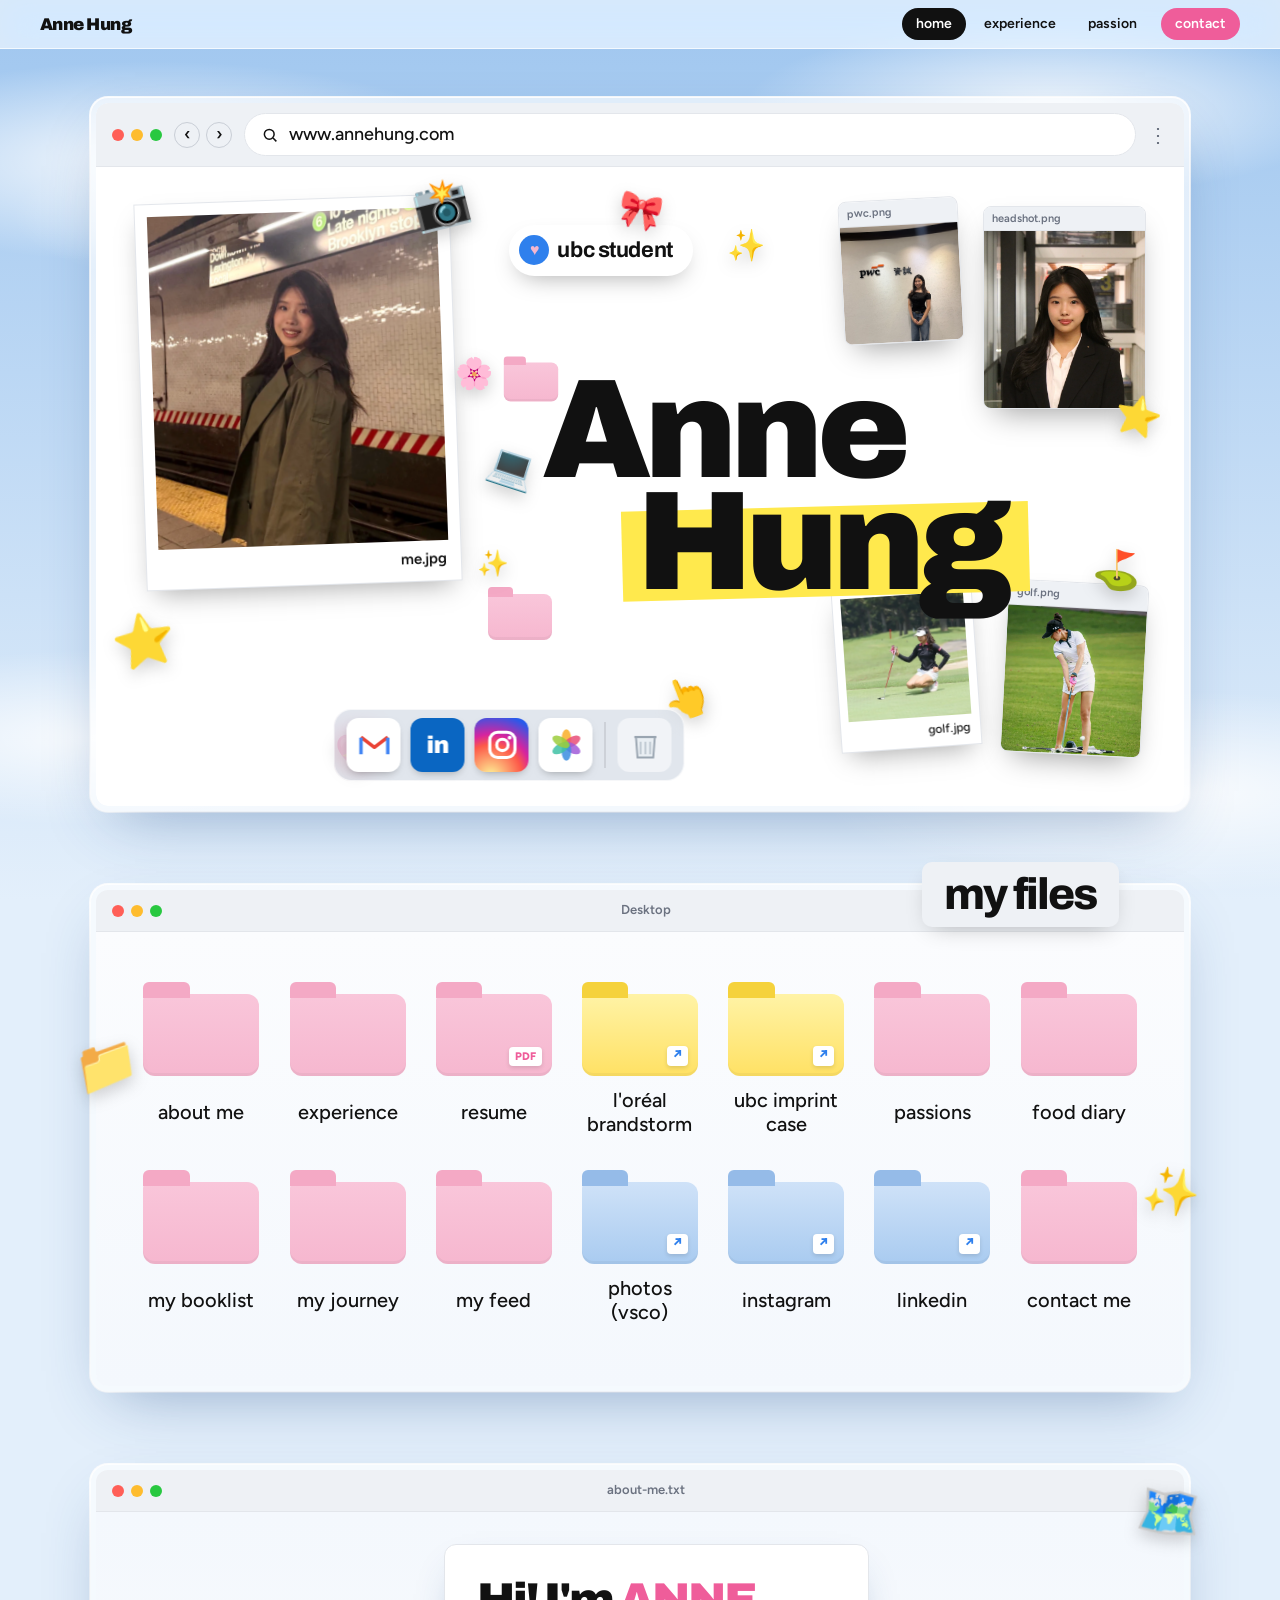
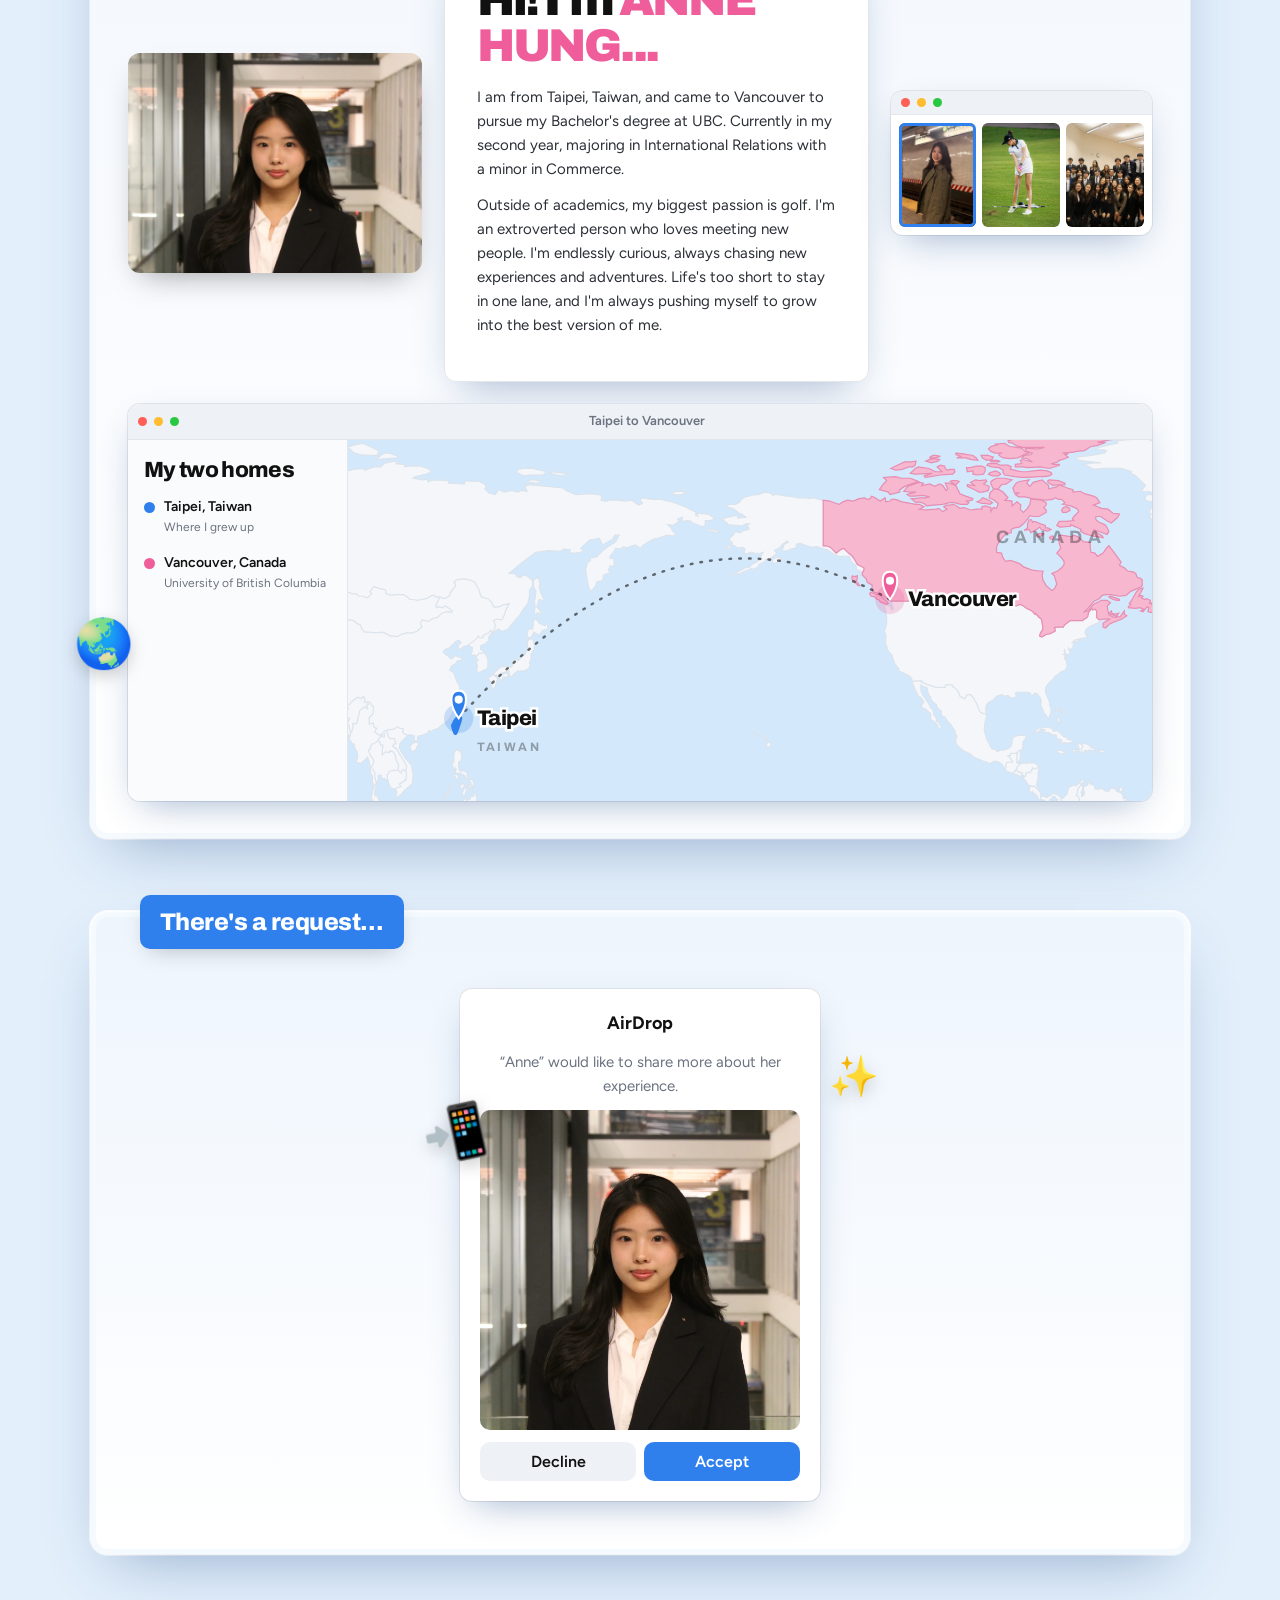
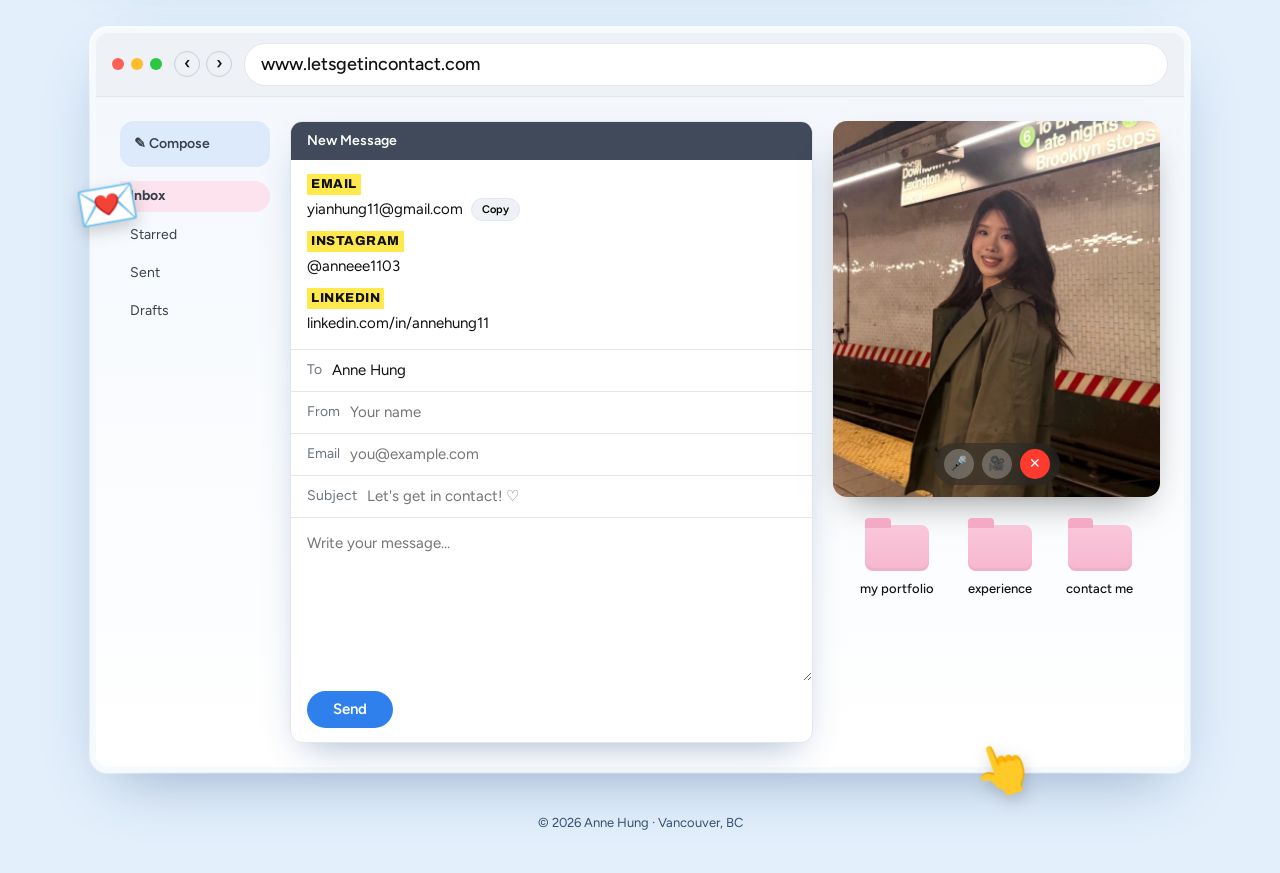
<file: index.html>
<!doctype html>
<html lang="en">
<head>
  <meta charset="utf-8">
  <meta name="viewport" content="width=device-width, initial-scale=1">
  <title>Anne Hung</title>
  <meta name="description" content="Anne Hung — International Relations student at UBC, golfer, and curious explorer from Taipei.">
  <link rel="preconnect" href="https://fonts.googleapis.com">
  <link rel="preconnect" href="https://fonts.gstatic.com" crossorigin>
  <link href="https://fonts.googleapis.com/css2?family=Archivo:wght@500;700;800;900&family=Figtree:wght@400;500;600;700&display=swap" rel="stylesheet">
  <link rel="stylesheet" href="style.css">
</head>
<body>
  <div class="sky" aria-hidden="true"></div>
  <div class="floaters" aria-hidden="true">
    <span style="--x:4%;--d:26s;--delay:-3s">&#128150;</span>
    <span style="--x:14%;--d:32s;--delay:-18s">&#10024;</span>
    <span style="--x:26%;--d:28s;--delay:-9s">&#9729;&#65039;</span>
    <span style="--x:41%;--d:34s;--delay:-24s">&#127800;</span>
    <span style="--x:55%;--d:27s;--delay:-14s">&#11088;</span>
    <span style="--x:68%;--d:31s;--delay:-6s">&#127872;</span>
    <span style="--x:79%;--d:29s;--delay:-20s">&#9971;</span>
    <span style="--x:90%;--d:33s;--delay:-11s">&#128150;</span>
    <span style="--x:96%;--d:25s;--delay:-27s">&#10024;</span>
  </div>

  <header class="menubar">
    <a class="menu-logo" href="#home">Anne Hung</a>
    <nav class="tabs" aria-label="Pages">
      <a href="#home" data-tab="home">home</a>
      <a href="#experience-page" data-tab="experience">experience</a>
      <a href="#passion" data-tab="passion">passion</a>
      <a href="#contact" class="tab-contact">contact</a>
    </nav>
  </header>

  <main id="top">
    <div class="page" id="page-home" data-page="home">
    <section class="win hero" aria-label="Intro">
      <div class="browser-bar">
        <span class="dots"><i></i><i></i><i></i></span>
        <span class="nav-btns" aria-hidden="true"><b>&lsaquo;</b><b>&rsaquo;</b></span>
        <span class="url"><svg viewBox="0 0 24 24" aria-hidden="true"><circle cx="11" cy="11" r="6.5"></circle><path d="M16 16l4.5 4.5"></path></svg>www.annehung.com</span>
        <span class="kebab" aria-hidden="true">&#8942;</span>
      </div>
      <div class="hero-body">
        <h1 class="hero-name"><span>Anne</span><span class="hl">Hung</span></h1>

        <span class="folder f1" aria-hidden="true"></span>
        <span class="folder f2" aria-hidden="true"></span>
        <span class="folder f3" aria-hidden="true"></span>

        <figure class="polaroid p1">
          <img src="images/anne.webp" alt="Anne on a New York City subway platform" width="668" height="936">
          <figcaption>me.jpg</figcaption>
        </figure>
        <figure class="polaroid p2">
          <img src="images/golf-green.webp" alt="Anne lining up a putt on the green" width="1082" height="716">
          <figcaption>golf.jpg</figcaption>
        </figure>
        <figure class="mini-win m1">
          <div class="mini-bar">golf.png</div>
          <img src="images/golf-swing.webp" alt="Anne mid-swing on the fairway" width="914" height="1400">
        </figure>
        <figure class="mini-win m2">
          <div class="mini-bar">headshot.png</div>
          <img src="images/headshot.webp" alt="Headshot of Anne in a black blazer" width="1400" height="1227">
        </figure>
        <figure class="mini-win m3">
          <div class="mini-bar">pwc.png</div>
          <img src="images/pwc.webp" alt="Anne at the PwC office" width="1050" height="1400">
        </figure>

        <p class="bubble"><span class="bubble-icon" aria-hidden="true">&#9829;</span>ubc student</p>

        <span class="sticker s-star" aria-hidden="true">&#11088;</span>
        <span class="sticker s-spark1" aria-hidden="true">&#10024;</span>
        <span class="sticker s-spark2" aria-hidden="true">&#10024;</span>
        <span class="sticker s-cam" aria-hidden="true">&#128248;</span>
        <span class="sticker s-golf" aria-hidden="true">&#9971;</span>
        <span class="sticker s-laptop" aria-hidden="true">&#128187;</span>
        <span class="sticker s-star2" aria-hidden="true">&#11088;</span>
        <span class="sticker s-hand" aria-hidden="true">&#128070;</span>
        <span class="sticker s-heart2 spin" aria-hidden="true">&#128150;</span>
        <span class="sticker s-bow" aria-hidden="true">&#127872;</span>
        <span class="sticker s-flower spin" aria-hidden="true">&#127800;</span>

        <nav class="dock" aria-label="Contact links">
          <a class="app app-mail" href="#contact" aria-label="Email me">
            <svg viewBox="0 0 24 24"><rect x="3" y="5.5" width="18" height="13" rx="2" fill="#fff"></rect><path d="M3.5 7l8.5 6.5L20.5 7" fill="none" stroke="#ea4335" stroke-width="2.2" stroke-linejoin="round"></path><path d="M3.5 7.5v10.5M20.5 7.5v10.5" stroke="#4285f4" stroke-width="2.2"></path></svg>
          </a>
          <a class="app app-li" href="https://www.linkedin.com/in/annehung11" target="_blank" rel="noopener" aria-label="LinkedIn">in</a>
          <a class="app app-ig" href="https://www.instagram.com/anneee1103/" target="_blank" rel="noopener" aria-label="Instagram">
            <svg viewBox="0 0 24 24"><rect x="4" y="4" width="16" height="16" rx="5" fill="none" stroke="#fff" stroke-width="2"></rect><circle cx="12" cy="12" r="3.6" fill="none" stroke="#fff" stroke-width="2"></circle><circle cx="16.6" cy="7.4" r="1.2" fill="#fff"></circle></svg>
          </a>
          <a class="app app-photos" href="https://vsco.co/anneeeh1103/gallery" target="_blank" rel="noopener" aria-label="My photo gallery on VSCO">
            <svg viewBox="0 0 24 24"><g transform="translate(12 12)"><ellipse rx="3" ry="6" cy="-4" fill="#f9b233" opacity=".9"></ellipse><ellipse rx="3" ry="6" cy="-4" transform="rotate(60)" fill="#e94e77" opacity=".85"></ellipse><ellipse rx="3" ry="6" cy="-4" transform="rotate(120)" fill="#a05ad8" opacity=".85"></ellipse><ellipse rx="3" ry="6" cy="-4" transform="rotate(180)" fill="#3b8de0" opacity=".85"></ellipse><ellipse rx="3" ry="6" cy="-4" transform="rotate(240)" fill="#3fc1a5" opacity=".85"></ellipse><ellipse rx="3" ry="6" cy="-4" transform="rotate(300)" fill="#9ccc3c" opacity=".85"></ellipse></g></svg>
          </a>
          <span class="dock-sep" aria-hidden="true"></span>
          <span class="app app-trash" aria-hidden="true">
            <svg viewBox="0 0 24 24"><path d="M6 7h12l-1 13H7z" fill="#e9eef3" stroke="#9aa5b1" stroke-width="1.2"></path><path d="M9 10v8M12 10v8M15 10v8" stroke="#b8c2cc" stroke-width="1"></path><path d="M5 7h14" stroke="#9aa5b1" stroke-width="1.4"></path></svg>
          </span>
        </nav>
      </div>
    </section>

    <section id="files" class="win files">
      <p class="tab-label big">my files</p>
      <div class="win-bar"><span class="dots"><i></i><i></i><i></i></span><span class="win-title">Desktop</span></div>
      <div class="files-body">
        <a class="file-folder" href="#about"><span class="folder big"></span>about me</a>
        <a class="file-folder" href="#experience"><span class="folder big"></span>experience</a>
        <button type="button" class="file-folder" data-open-resume><span class="folder big"><b class="badge-doc">PDF</b></span>resume</button>
        <a class="file-folder" href="https://drive.google.com/file/d/12jPm1wkXAMzChD0rNdPgptUMbD92NBCj/view?usp=sharing" target="_blank" rel="noopener"><span class="folder big yellow"><b class="badge-out" aria-hidden="true">&#8599;</b></span>l'or&eacute;al brandstorm</a>
        <a class="file-folder" href="https://drive.google.com/file/d/1DiFd67k_nAgnS3ixE_66TGm8y_1Fnlzh/view?usp=sharing" target="_blank" rel="noopener"><span class="folder big yellow"><b class="badge-out" aria-hidden="true">&#8599;</b></span>ubc imprint case</a>
        <a class="file-folder" href="#passions"><span class="folder big"></span>passions</a>
        <a class="file-folder" href="#food"><span class="folder big"></span>food diary</a>
        <a class="file-folder" href="#books"><span class="folder big"></span>my booklist</a>
        <a class="file-folder" href="#journey"><span class="folder big"></span>my journey</a>
        <a class="file-folder" href="#feed"><span class="folder big"></span>my feed</a>
        <a class="file-folder" href="https://vsco.co/anneeeh1103/gallery" target="_blank" rel="noopener"><span class="folder big blue"><b class="badge-out" aria-hidden="true">&#8599;</b></span>photos (vsco)</a>
        <a class="file-folder" href="https://www.instagram.com/anneee1103/" target="_blank" rel="noopener"><span class="folder big blue"><b class="badge-out" aria-hidden="true">&#8599;</b></span>instagram</a>
        <a class="file-folder" href="https://www.linkedin.com/in/annehung11" target="_blank" rel="noopener"><span class="folder big blue"><b class="badge-out" aria-hidden="true">&#8599;</b></span>linkedin</a>
        <a class="file-folder" href="#contact"><span class="folder big"></span>contact me</a>
      </div>
      <span class="sticker s-doc" aria-hidden="true">&#128193;</span>
      <span class="sticker s-trophy" aria-hidden="true">&#10024;</span>
    </section>

    <section id="about" class="win about">
      <div class="win-bar"><span class="dots"><i></i><i></i><i></i></span><span class="win-title">about-me.txt</span></div>
      <div class="about-body">
        <figure class="about-photo">
          <img src="images/headshot.webp" alt="Anne Hung in a black blazer and white shirt" width="1400" height="1227">
        </figure>

        <article class="hi-card">
          <h2>Hi! I'm <span class="pink">ANNE HUNG</span><span class="caret">...</span></h2>
          <p>I am from Taipei, Taiwan, and came to Vancouver to pursue my Bachelor's degree at UBC. Currently in my second year, majoring in International Relations with a minor in Commerce.</p>
          <p>Outside of academics, my biggest passion is golf. I'm an extroverted person who loves meeting new people. I'm endlessly curious, always chasing new experiences and adventures. Life's too short to stay in one lane, and I'm always pushing myself to grow into the best version of me.</p>
        </article>

        <div class="maps win-sm">
          <div class="win-bar sm"><span class="dots"><i></i><i></i><i></i></span><span class="win-title">Taipei to Vancouver</span></div>
          <div class="maps-body">
            <aside class="maps-side">
              <p class="maps-city">My two homes</p>
              <ul>
                <li class="tw">Taipei, Taiwan<span>Where I grew up</span></li>
                <li class="ca">Vancouver, Canada<span>University of British Columbia</span></li>
              </ul>
            </aside>
            <svg class="map" viewBox="0 0 988 444" role="img" aria-label="Map of the Pacific with Taiwan and Canada highlighted, pins on Taipei and Vancouver">
              <rect class="ocean" width="988" height="444"></rect>
              <path class="land" d="M396,597L397,596L399,598L398,601L395,602L392,601L392,598L394,596L396,597ZM404,588L405,588L405,591L404,591L402,593L399,594L398,592L400,591L402,590L404,588ZM667,198L680,198L694,198L698,198L712,198L726,198L740,198L754,198L769,198L785,198L794,198L794,196L796,196L797,199L798,200L801,200L806,201L811,203L814,202L820,204L821,204L826,202L830,204L834,207L838,209L842,211L842,212L843,213L844,214L845,213L845,214L846,215L847,215L848,216L848,217L852,220L853,225L854,231L853,234L851,237L850,240L850,241L852,242L853,242L858,239L863,238L869,235L869,234L869,232L868,231L870,230L874,230L879,230L880,228L881,227L886,223L888,222L895,222L903,222L904,220L905,220L907,219L909,217L910,212L914,207L915,209L918,208L920,210L920,218L923,221L924,223L919,226L914,228L910,230L907,233L906,235L906,238L908,241L910,241L909,239L911,240L910,242L907,243L905,243L902,244L900,244L897,245L893,246L900,245L901,246L895,248L892,248L892,247L890,249L892,249L891,254L888,258L887,257L886,257L885,255L886,258L887,259L887,262L885,264L883,269L882,268L884,264L881,262L881,257L880,260L881,264L878,263L881,264L881,270L883,271L883,273L884,279L881,283L876,285L873,288L871,289L868,291L868,293L863,297L860,300L858,303L857,308L858,312L860,317L862,321L862,324L864,331L864,335L863,337L862,341L861,342L859,341L858,338L856,337L854,332L852,327L851,325L852,321L851,317L847,312L845,311L841,314L840,314L838,311L835,310L829,310L825,310L822,310L820,311L821,313L821,315L822,316L821,317L819,316L817,317L814,317L811,314L807,315L803,313L800,314L797,315L792,320L788,322L785,325L784,328L784,332L784,335L785,337L784,337L780,336L777,334L775,331L774,327L772,323L770,320L768,316L765,313L761,313L758,318L754,316L752,315L751,311L749,308L746,305L744,304L742,301L734,301L734,304L731,304L722,304L711,300L704,297L705,296L699,296L693,297L693,294L690,290L688,290L687,288L684,288L683,286L679,285L677,284L677,281L672,275L669,267L669,265L667,263L663,258L662,253L660,250L661,245L661,240L659,235L661,230L662,224L662,219L661,211L660,206L659,203L659,202L666,204L668,209L670,208L669,203L667,198ZM518,372L519,373L520,375L518,377L517,377L516,379L515,378L515,376L514,374L515,373L515,372L515,371L515,370L516,371L518,372ZM515,367L514,368L513,369L512,367L512,366L514,366L515,367ZM511,365L511,366L509,365L511,365ZM505,362L506,362L507,364L505,364L504,363L505,362ZM499,359L499,360L499,361L497,360L498,359L499,359ZM467,130L470,130L471,133L468,133L465,132L462,131L467,130ZM528,144L531,145L533,146L529,149L524,152L522,150L521,147L525,145L528,144ZM584,74L584,96L584,130L588,130L593,132L596,135L600,139L605,135L609,133L612,136L615,139L619,142L622,146L626,153L634,157L634,160L632,163L629,161L625,159L624,154L618,149L616,143L611,143L604,143L598,141L589,135L585,134L576,131L570,132L561,129L556,127L551,128L551,132L549,133L544,134L540,136L534,137L534,134L536,128L541,126L540,124L534,128L531,132L524,136L527,139L523,143L518,146L513,147L512,150L505,153L504,156L498,159L495,158L491,160L486,162L482,164L474,166L474,165L479,162L483,160L488,157L494,156L496,153L502,150L503,149L507,147L508,142L510,138L505,140L503,139L501,141L498,138L496,141L495,138L490,140L487,140L487,136L488,134L485,132L479,133L475,130L472,129L472,126L468,123L470,120L474,116L475,113L479,113L482,114L486,111L489,111L493,109L492,107L489,106L493,103L490,103L485,105L484,106L480,105L474,105L467,104L465,101L459,98L466,95L476,93L480,93L479,96L489,95L485,92L479,89L476,86L472,84L465,82L468,79L476,79L482,76L483,73L488,70L492,69L501,67L505,67L512,64L519,65L522,68L524,67L532,67L532,68L539,69L544,69L553,71L562,71L566,72L572,71L579,73L584,74ZM442,109L445,110L448,110L452,111L456,112L456,113L453,114L449,113L447,112L443,112L442,112L442,109ZM-21,197L-25,201L-29,201L-29,207L-31,210L-41,208L-44,219L-46,220L-55,222L-51,233L-54,234L-54,238L-57,237L-59,235L-66,234L-74,234L-75,235L-82,232L-84,233L-85,237L-93,235L-96,236L-97,238L-99,240L-105,244L-107,248L-109,248L-110,245L-116,245L-117,240L-119,240L-119,234L-125,230L-132,230L-138,231L-142,226L-146,223L-153,219L-154,218L-166,222L-166,244L-168,244L-171,240L-174,238L-180,239L-182,241L-182,240L-181,237L-182,235L-187,233L-189,228L-191,226L-192,224L-187,225L-187,221L-183,220L-179,220L-178,215L-179,211L-184,211L-188,210L-193,212L-197,214L-200,213L-199,210L-202,206L-205,206L-209,202L-207,197L-208,196L-204,189L-200,193L-199,188L-190,182L-182,182L-172,186L-167,188L-162,186L-155,186L-149,189L-147,187L-141,187L-140,184L-147,180L-143,177L-144,176L-139,174L-143,170L-140,168L-123,166L-121,164L-110,162L-105,160L-97,161L-96,167L-91,166L-85,168L-85,171L-81,171L-69,165L-71,167L-65,172L-55,187L-53,184L-46,187L-40,186L-37,187L-35,190L-32,191L-30,194L-24,193L-21,197ZM225,508L233,512L242,515L245,518L247,521L248,525L256,529L257,532L253,532L254,536L258,540L261,547L263,546L263,549L267,550L265,551L270,554L270,555L267,556L266,554L262,554L257,553L253,549L251,546L248,540L242,538L239,539L236,541L236,546L233,548L230,547L225,547L225,527L225,508ZM279,514L280,516L281,519L280,521L279,517L278,515L276,513L273,510L270,508L271,507L273,509L275,510L277,511L279,514ZM273,527L270,529L268,530L265,530L261,528L259,526L259,525L263,525L266,525L267,522L268,525L270,525L272,523L274,521L274,517L276,517L277,518L277,521L276,525L273,525L273,527ZM288,524L290,525L292,529L294,531L294,533L292,534L290,531L288,527L287,523L288,522L288,524ZM225,508L225,527L225,547L221,542L217,541L215,542L210,542L212,538L214,536L213,529L211,524L202,519L198,519L191,513L190,516L188,517L187,514L187,512L184,509L189,507L192,507L192,505L185,505L183,502L179,501L177,498L183,496L186,494L193,497L194,499L195,509L200,512L204,506L209,502L213,502L217,504L220,506L225,508ZM152,545L152,547L152,548L149,553L145,554L145,553L145,551L147,548L152,545ZM194,533L194,529L194,527L195,525L196,526L196,529L194,533ZM119,467L116,473L120,478L119,481L124,487L119,487L117,491L117,497L113,501L113,507L111,516L110,514L105,517L103,513L100,513L98,511L92,513L91,510L88,510L84,510L83,502L81,500L79,495L78,490L78,484L81,480L82,484L85,487L88,486L91,487L94,484L96,483L100,485L104,483L106,475L108,473L110,466L115,466L119,467ZM172,509L177,511L178,515L175,513L171,512L168,513L165,512L166,509L172,509ZM160,515L157,514L156,511L161,511L162,513L160,515ZM165,479L165,482L168,483L169,485L168,490L166,490L165,494L167,497L166,497L164,494L163,486L164,481L165,479ZM142,487L147,486L152,482L153,483L149,489L146,491L141,489L134,490L130,491L129,495L133,500L135,498L144,496L144,498L142,498L140,501L136,503L140,511L139,513L143,520L143,524L141,526L139,524L141,519L137,521L136,519L136,517L133,514L133,508L130,510L130,517L131,525L128,526L126,524L127,519L126,513L124,513L123,509L125,505L126,500L128,491L129,489L133,484L136,486L142,487ZM130,554L124,549L128,548L131,550L132,552L132,553L130,554ZM135,543L138,543L142,541L141,544L134,546L128,545L128,543L132,541L135,543ZM121,542L124,542L125,544L119,545L116,546L114,546L115,543L118,543L119,541L121,542ZM76,531L76,533L85,533L86,531L95,534L96,538L103,539L109,542L104,545L99,542L95,542L90,542L85,541L80,538L77,538L75,539L66,536L66,534L61,533L65,527L70,528L74,530L76,531ZM57,499L58,503L59,506L63,507L65,510L64,518L64,527L58,527L55,522L49,517L47,514L43,509L41,504L37,496L33,491L32,486L30,481L26,477L24,472L20,469L16,462L15,459L18,459L25,461L29,466L33,470L35,473L40,479L44,479L48,484L51,489L54,491L53,496L55,498L57,499ZM916,808L918,811L920,815L926,819L933,820L931,823L926,823L924,821L921,821L916,821L916,808ZM967,673L966,678L965,684L965,690L964,692L963,695L963,699L969,704L968,708L971,710L971,713L966,721L960,724L950,726L945,725L946,729L945,733L946,736L943,738L939,739L934,737L932,738L933,744L936,746L939,744L940,747L936,749L932,753L932,759L930,762L926,762L922,765L921,770L926,774L930,775L929,781L923,784L920,791L916,794L914,796L916,803L919,806L917,806L912,805L901,804L899,801L899,796L896,796L895,794L894,788L898,785L899,781L899,778L901,773L903,765L902,762L904,761L904,758L902,757L903,755L901,752L900,746L902,744L901,737L902,731L904,725L906,723L905,717L905,712L908,708L908,703L911,697L911,692L910,691L908,680L910,674L910,668L912,663L915,657L918,653L917,651L917,649L917,639L922,636L924,630L923,628L927,623L933,624L936,629L938,624L943,624L944,625L952,635L956,636L962,641L966,643L967,646L962,655L967,656L972,657L976,656L980,652L981,646L983,645L985,649L985,654L981,657L978,659L973,665L967,673ZM916,808L916,821L921,821L924,821L923,824L919,826L916,825L914,825L910,823L905,822L900,819L895,816L889,809L892,810L899,814L905,816L907,814L909,810L913,807L916,808ZM912,597L914,602L915,606L917,608L916,614L918,621L920,629L923,628L924,630L922,636L917,639L917,649L917,651L918,653L915,657L912,663L910,668L910,674L908,680L910,691L911,692L911,697L908,703L908,708L905,712L905,717L906,723L904,725L902,731L901,737L902,744L900,746L901,752L903,755L902,757L904,758L904,761L902,762L903,765L901,773L899,778L899,781L898,785L894,788L895,794L896,796L899,796L899,801L901,804L912,805L917,806L913,806L910,807L906,809L905,815L903,815L898,813L893,809L887,806L886,802L887,798L885,794L884,784L886,778L891,774L884,772L888,767L890,757L895,759L898,746L894,745L893,752L890,751L892,743L893,732L895,728L894,722L894,715L896,715L898,705L902,695L903,687L902,678L904,673L903,665L906,658L907,646L908,634L910,620L909,611L908,602L911,601L912,597ZM902,374L903,377L902,379L901,380L902,382L902,384L899,383L897,383L894,383L892,384L890,382L890,380L894,381L898,381L899,380L897,377L897,375L894,374L895,373L898,373L902,374ZM902,384L902,382L901,380L902,379L903,377L902,374L903,373L906,373L909,374L910,374L911,376L914,376L913,378L916,378L918,380L916,383L914,381L912,382L910,381L909,383L908,383L907,381L905,382L904,386L902,385L902,384ZM8,6L18,4L27,8L38,13L36,19L26,19L14,18L6,15L3,11L-4,10L8,6ZM50,16L61,20L60,22L34,24L43,17L46,16L50,16ZM215,35L227,35L244,39L240,43L223,43L216,44L207,40L209,36L215,35ZM258,40L270,41L265,44L257,43L249,41L250,39L258,40ZM220,52L224,49L230,49L237,51L237,53L230,53L221,52L220,52ZM234,170L236,176L235,181L237,188L242,198L235,196L232,205L237,211L237,215L233,212L230,216L229,211L230,205L229,199L230,194L231,186L228,180L228,172L233,169L231,167L233,166L234,170ZM178,239L178,238L178,235L180,234L181,227L179,222L183,220L189,221L192,215L194,209L195,207L198,201L190,203L186,205L179,205L177,200L172,195L164,193L162,188L161,184L159,181L156,175L152,173L145,171L139,171L133,172L130,175L132,177L132,180L130,182L125,189L125,191L119,195L113,193L108,193L106,191L103,191L96,195L90,196L86,197L80,196L76,196L73,193L68,190L64,190L58,190L54,191L47,189L46,184L41,183L37,182L32,180L27,186L29,189L24,194L18,192L13,192L10,189L5,189L1,187L-6,190L-15,195L-20,196L-21,197L-24,193L-30,194L-32,191L-35,190L-37,187L-40,186L-46,187L-53,184L-55,187L-65,172L-71,167L-69,165L-81,171L-85,171L-85,168L-91,166L-96,167L-97,161L-105,160L-110,162L-121,164L-123,166L-140,168L-143,170L-139,174L-144,176L-143,177L-147,180L-140,184L-141,187L-147,187L-149,189L-155,186L-162,186L-167,188L-172,186L-182,182L-190,182L-199,188L-200,193L-204,189L-208,196L-207,197L-209,202L-205,206L-202,206L-199,210L-200,213L-197,214L-199,217L-204,218L-208,224L-204,230L-205,234L-200,241L-202,244L-203,245L-205,245L-208,241L-210,241L-212,239L-214,237L-218,236L-221,237L-222,236L-228,233L-235,232L-239,231L-245,226L-250,224L-254,221L-251,220L-247,215L-250,212L-243,210L-243,208L-247,209L-247,207L-245,205L-240,205L-239,203L-241,199L-239,196L-239,194L-245,192L-248,193L-251,190L-255,191L-260,189L-260,187L-262,185L-266,184L-266,183L-265,181L-268,178L-272,179L-274,178L-275,180L-277,179L-278,176L-279,174L-278,173L-274,173L-273,172L-274,170L-277,169L-277,168L-279,167L-281,163L-280,162L-281,159L-285,157L-288,158L-289,156L-293,155L-295,151L-295,149L-297,147L-295,145L-297,140L-294,136L-294,135L-289,132L-294,129L-284,121L-280,118L-278,115L-285,111L-283,107L-287,102L-284,97L-289,90L-285,86L-292,82L-291,78L-288,77L-280,75L-275,73L-268,76L-255,78L-238,84L-234,87L-234,91L-239,94L-246,96L-267,91L-270,92L-263,97L-263,99L-262,106L-256,107L-253,109L-252,106L-255,103L-252,101L-241,105L-237,103L-240,99L-229,93L-225,93L-221,96L-218,91L-222,88L-220,84L-223,81L-210,83L-208,86L-213,87L-213,90L-210,92L-203,91L-202,87L-192,84L-176,79L-172,79L-177,83L-171,83L-168,81L-159,81L-153,79L-147,82L-142,78L-147,75L-145,73L-131,75L-125,77L-108,83L-105,80L-110,77L-110,76L-115,75L-114,72L-116,68L-116,66L-108,60L-105,55L-101,54L-89,55L-88,59L-93,64L-90,65L-88,70L-89,78L-84,82L-86,86L-95,94L-90,95L-88,93L-83,91L-82,88L-78,85L-81,82L-78,78L-83,78L-85,74L-81,68L-87,63L-79,59L-80,55L-77,55L-75,58L-77,64L-72,65L-74,61L-66,58L-57,58L-48,62L-52,57L-53,50L-45,49L-34,49L-24,48L-28,45L-22,41L-17,41L-8,38L4,37L6,36L18,35L21,37L32,33L40,33L42,31L46,28L57,26L65,28L58,29L69,30L70,33L74,32L88,32L98,35L102,37L101,40L96,42L83,45L80,47L86,48L92,49L97,48L99,52L101,50L108,49L123,50L124,53L143,54L144,50L153,51L161,51L168,54L170,58L168,60L173,65L181,67L185,61L192,64L200,62L209,64L212,62L220,63L217,57L223,55L264,59L268,62L280,67L299,66L308,67L312,69L311,74L317,75L323,74L331,74L340,75L349,74L357,80L362,78L359,74L361,71L375,73L385,73L398,76L404,78L416,83L428,89L427,92L430,94L429,90L442,91L451,96L446,99L439,99L439,105L437,106L433,106L429,104L423,102L422,100L417,99L412,100L410,98L411,95L405,97L407,100L404,102L399,105L393,104L397,108L399,112L402,114L402,117L401,118L392,117L380,121L375,122L368,126L362,130L360,133L353,129L341,133L339,131L335,134L329,133L327,137L322,143L322,145L327,146L327,155L322,155L320,160L322,163L314,166L313,173L306,174L304,180L298,186L296,182L294,173L292,160L294,151L298,148L298,145L305,144L313,136L321,130L329,125L333,117L328,117L325,122L313,129L309,121L297,123L286,133L290,137L280,139L272,139L273,135L266,134L260,137L246,136L231,138L216,149L198,164L205,164L208,168L212,169L215,166L220,167L227,173L227,179L223,185L223,192L221,201L214,210L212,214L206,221L200,228L197,232L191,235L188,235L185,232L179,237L178,239ZM404,63L405,63L409,63L416,64L415,65L410,67L404,67L399,67L399,65L404,63ZM869,331L871,331L874,331L874,333L869,333L869,331ZM874,330L878,332L877,337L876,336L876,333L874,330ZM872,341L874,341L875,346L875,349L874,350L873,346L871,345L872,341ZM951,803L956,800L960,801L963,799L966,801L965,803L959,805L957,803L953,806L951,803ZM1017,-4L1032,-7L1048,-7L1054,-9L1071,-10L1107,-9L1136,-4L1127,-2L1110,-2L1085,-1L1087,-0L1104,-1L1118,1L1127,-1L1130,2L1125,5L1137,3L1159,1L1173,2L1176,4L1157,9L1154,10L1140,11L1150,11L1145,16L1141,19L1141,26L1147,30L1140,30L1132,32L1141,35L1142,41L1137,41L1143,46L1133,47L1138,49L1136,51L1130,52L1123,52L1129,56L1129,59L1120,56L1118,58L1124,60L1130,63L1132,68L1124,69L1120,67L1114,63L1116,67L1111,71L1123,71L1129,71L1117,76L1104,81L1091,83L1086,83L1081,86L1075,92L1065,96L1062,96L1055,98L1049,99L1045,103L1045,107L1042,111L1035,116L1037,121L1035,126L1032,131L1026,132L1019,127L1010,127L1006,124L1002,118L994,110L992,106L992,101L985,95L987,91L984,89L988,82L995,80L997,77L998,72L993,75L990,75L986,76L980,74L980,70L982,67L986,67L996,69L988,65L984,63L979,64L975,62L980,56L978,54L974,50L968,44L962,41L963,39L950,35L940,35L928,35L917,36L912,34L904,30L916,28L925,28L905,26L895,24L896,21L913,19L930,16L932,13L919,11L923,9L939,5L946,4L944,1L955,-0L969,-1L983,-1L988,1L1000,-3L1011,-0L1018,0L1027,2L1016,-1L1017,-4ZM152,545L152,544L156,543L159,542L161,542L162,542L161,544L156,547L152,548L152,547L152,545ZM693,297L699,296L705,296L704,297L711,300L722,304L731,304L734,304L734,301L742,301L744,304L746,305L749,308L751,311L752,315L754,316L758,318L761,313L765,313L768,316L770,320L772,323L774,327L775,331L777,334L780,336L784,337L785,337L784,342L783,346L782,354L782,357L783,361L784,364L785,368L788,373L789,376L791,379L796,381L798,383L802,381L805,381L809,380L812,379L815,376L816,373L816,368L817,366L820,364L825,363L829,363L832,363L833,364L833,367L830,370L829,374L830,375L829,378L828,382L827,381L826,381L825,381L823,385L823,384L822,384L822,385L818,385L814,385L814,388L811,388L813,390L815,392L815,393L816,394L816,396L810,396L808,400L809,402L808,403L808,405L803,398L800,396L797,395L794,395L790,397L788,398L785,396L781,395L777,393L774,392L768,389L765,386L763,385L761,384L756,382L754,380L749,376L747,372L746,369L747,369L747,367L748,366L748,363L746,361L746,358L744,355L740,349L736,345L734,341L730,339L729,337L729,333L727,332L724,329L723,325L721,324L718,321L716,318L716,316L713,312L712,307L712,305L708,303L707,303L704,301L704,304L704,307L705,311L706,313L710,318L710,319L711,319L712,322L713,321L714,325L715,327L716,329L719,332L720,338L722,340L723,343L723,346L725,346L727,349L729,352L729,353L727,355L726,355L725,351L722,348L719,345L716,344L716,339L716,336L713,334L710,331L710,332L709,331L706,329L703,326L703,325L705,326L707,323L707,321L704,316L701,315L699,311L697,307L695,302L693,297ZM967,673L970,673L975,677L976,677L981,681L985,684L987,688L985,691L986,695L984,698L979,702L976,701L973,701L969,699L966,699L963,695L964,692L965,690L965,684L966,678L967,673ZM986,695L985,691L987,688L985,684L981,681L976,677L975,677L970,673L967,673L973,665L978,659L981,657L985,654L985,649L983,645L981,646L982,643L982,639L982,636L981,635L979,636L977,636L977,633L976,628L975,626L972,625L970,626L966,625L966,616L964,613L966,612L965,608L967,606L968,601L966,597L964,596L963,593L964,590L955,590L954,583L955,582L955,580L954,578L954,575L951,573L948,573L946,571L943,570L941,568L936,567L931,561L932,557L931,555L931,551L925,552L923,554L919,556L918,558L916,558L912,558L910,559L908,558L908,549L904,552L900,552L898,549L895,549L896,546L894,543L892,537L893,536L893,534L896,532L895,529L896,526L897,524L902,520L906,518L911,518L913,501L913,499L912,495L910,493L910,489L913,488L914,486L911,485L911,482L920,482L921,480L923,482L924,485L924,484L927,488L931,487L931,485L935,484L937,483L937,481L941,479L940,478L936,477L936,473L936,469L934,468L935,467L938,468L942,469L943,468L946,467L952,465L953,462L953,461L955,461L956,462L956,465L957,465L958,468L957,470L956,475L957,479L958,481L960,484L963,484L963,483L965,483L967,482L968,480L971,481L972,481L974,481L975,480L974,479L975,477L976,477L979,477L981,478L983,479L985,478L986,478L986,480L988,479L990,477L992,473L994,467L996,467L997,470L1000,481L1002,482L1002,486L999,491L1000,492L1008,493L1008,499L1012,495L1018,498L1025,501L1028,505L1027,508L1032,506L1041,509L1048,509L1055,514L1061,521L1064,523L1068,523L1070,525L1071,532L1072,536L1070,546L1068,550L1062,558L1059,565L1055,570L1054,570L1053,575L1053,586L1052,595L1051,599L1050,602L1049,610L1044,617L1044,624L1040,626L1039,630L1034,630L1027,632L1023,635L1018,637L1013,641L1009,647L1008,652L1009,655L1008,661L1007,664L1004,667L999,678L995,683L992,685L990,691L986,695ZM912,558L916,558L918,558L919,556L923,554L925,552L931,551L931,555L932,557L931,561L936,567L941,568L943,570L946,571L948,573L951,573L954,575L954,578L955,580L955,582L954,583L955,590L964,590L963,593L964,596L966,597L968,601L967,606L965,608L966,612L964,613L964,611L960,608L956,608L948,610L946,615L945,618L944,625L943,624L938,624L936,629L933,624L927,623L923,628L920,629L918,621L916,614L917,608L915,606L914,602L912,597L915,591L913,586L914,584L913,582L915,579L915,574L915,569L916,567L912,558ZM911,518L906,518L902,520L897,524L896,526L895,529L896,532L893,534L893,536L892,537L894,543L896,546L895,549L898,549L900,552L904,552L908,549L908,558L910,559L912,558L916,567L915,569L915,574L915,579L913,582L914,584L913,586L915,591L912,597L911,601L908,602L904,599L903,596L894,590L886,584L882,580L881,575L881,573L877,565L873,554L869,542L867,540L865,535L862,531L858,529L860,526L858,520L859,516L863,512L863,515L862,516L862,519L864,518L866,519L868,522L870,519L871,515L874,510L880,508L885,501L886,497L885,493L887,492L890,495L891,498L893,500L896,506L899,507L902,505L904,506L906,506L910,508L907,514L908,515L911,518ZM924,484L924,485L923,482L921,480L920,482L911,482L911,485L914,486L913,488L910,489L910,493L912,495L913,499L913,501L911,518L908,515L907,514L910,508L906,506L904,506L902,505L899,507L896,506L893,500L891,498L890,495L887,492L885,493L883,491L881,490L880,490L876,490L875,487L874,487L869,484L869,482L870,481L870,478L871,476L874,476L876,472L877,469L876,467L876,464L875,459L876,457L876,452L874,449L874,446L876,446L877,444L876,441L876,440L879,440L882,436L884,435L884,433L885,428L888,425L890,425L891,424L894,425L898,422L900,420L902,417L904,418L905,419L904,421L901,422L900,425L898,427L897,429L896,434L895,437L897,437L898,440L899,442L899,444L899,446L899,447L900,448L901,450L907,449L910,450L913,455L915,455L918,455L921,454L922,455L921,459L920,461L920,465L921,469L922,471L922,472L920,475L922,476L923,479L924,484ZM876,440L876,441L877,444L876,446L874,446L874,449L872,447L871,444L872,442L871,442L870,440L868,438L866,438L865,440L863,442L862,442L862,443L864,447L863,447L862,448L860,449L859,445L859,446L857,446L856,443L854,443L853,442L851,442L851,444L850,443L851,441L851,440L851,439L852,438L851,438L851,435L852,435L854,437L854,438L856,438L857,439L860,439L862,437L864,436L866,434L869,435L868,435L871,435L873,437L875,438L876,440ZM852,435L851,435L851,438L852,438L851,439L851,440L851,441L850,443L848,441L847,440L848,439L847,438L846,436L844,435L843,434L842,433L841,431L842,433L841,435L840,433L838,432L837,431L837,429L838,427L837,427L838,425L839,425L842,426L843,425L844,426L845,427L846,428L847,426L848,430L850,432L852,435ZM847,426L846,428L845,427L844,426L843,425L842,426L839,425L838,425L836,424L834,421L833,419L831,417L829,415L829,414L830,415L830,414L832,414L832,412L833,412L833,409L834,409L835,409L836,408L837,409L838,408L839,408L840,406L840,405L841,405L841,403L842,403L843,404L844,404L845,404L846,404L847,403L848,402L850,402L849,403L849,404L849,406L848,408L848,411L848,413L848,415L848,417L847,418L847,421L847,422L846,424L847,425L847,426ZM850,402L848,402L847,403L846,404L845,404L844,404L843,404L842,403L841,403L841,405L840,405L840,406L839,408L838,408L837,409L836,408L835,409L834,409L833,409L833,412L832,412L832,414L830,414L830,412L828,412L829,409L828,409L827,408L825,409L825,408L823,407L822,406L821,405L822,404L822,403L822,402L824,400L826,398L827,398L828,397L829,397L830,397L832,397L834,397L836,397L837,396L838,396L839,397L840,397L841,396L843,397L844,397L845,398L847,399L848,400L850,402ZM821,405L822,406L823,407L825,408L825,409L827,408L828,409L829,409L828,412L828,413L825,413L823,412L822,411L819,411L818,410L818,409L819,407L820,407L820,406L821,405ZM808,405L808,403L809,402L808,400L810,396L816,396L816,394L815,393L815,392L813,390L811,388L814,388L814,385L818,385L822,385L822,390L822,397L823,397L825,398L825,397L826,398L824,400L822,402L822,403L822,404L821,405L820,406L820,407L819,407L818,409L818,410L815,409L812,408L810,407L808,405ZM822,385L822,384L823,384L823,385L825,381L826,381L826,382L827,382L827,384L826,386L826,387L826,389L826,390L826,393L825,394L824,395L823,397L822,397L822,390L822,385ZM953,461L953,462L952,465L946,467L943,468L942,469L938,468L935,467L934,468L936,469L936,473L936,477L940,478L941,479L937,481L937,483L935,484L931,485L931,487L927,488L924,484L923,479L922,476L920,475L922,472L922,471L921,469L920,465L920,461L921,459L922,455L921,454L918,455L915,455L913,455L910,450L907,449L901,450L900,448L899,447L899,446L899,444L899,442L898,440L897,437L895,437L896,434L897,429L898,427L900,425L901,422L904,421L904,423L901,423L903,426L903,429L901,433L902,438L904,437L905,433L904,431L904,426L909,424L909,421L910,419L912,423L915,423L918,427L918,429L922,429L927,428L930,431L934,432L936,430L936,428L942,428L947,428L943,429L945,432L949,433L952,436L953,441L955,440L957,442L953,445L953,448L955,450L954,451L951,452L951,455L950,456L953,461ZM972,481L971,481L968,480L967,482L965,483L963,483L963,484L960,484L958,481L957,479L956,475L957,470L958,468L957,465L956,465L956,462L955,461L953,461L950,456L951,455L951,452L954,451L955,450L953,448L953,445L957,442L960,444L963,448L963,451L965,451L967,454L969,456L968,462L966,463L966,465L965,468L967,472L969,472L969,475L972,481ZM981,478L979,477L976,477L975,477L974,479L975,480L974,481L972,481L969,475L969,472L967,472L965,468L966,465L966,463L968,462L969,456L975,457L975,456L979,456L984,457L981,463L982,467L984,470L983,473L982,476L981,478ZM994,467L992,473L990,477L988,479L986,480L986,478L985,478L983,479L981,478L982,476L983,473L984,470L982,467L981,463L984,457L985,458L989,460L994,465L994,467ZM885,493L886,497L885,501L880,508L874,510L871,515L870,519L868,522L866,519L864,518L862,519L862,516L863,515L863,512L865,508L864,505L862,508L860,505L861,504L860,498L861,497L862,494L864,490L864,487L866,486L869,484L874,487L875,487L876,490L880,490L881,490L883,491L885,493ZM927,381L929,381L930,383L929,384L926,384L923,384L923,382L923,381L927,381ZM875,381L878,382L881,383L882,385L878,385L877,386L874,385L872,383L872,381L874,381L875,381ZM854,353L858,353L861,353L866,355L867,358L872,357L873,358L877,362L880,365L882,365L884,366L884,368L887,368L891,370L890,372L887,372L884,373L881,372L874,373L877,370L876,368L873,368L871,366L870,362L867,363L863,361L862,360L856,359L854,358L856,356L851,356L848,359L846,359L845,361L843,361L841,361L844,359L845,357L847,355L849,354L853,354L854,353ZM346,587L349,591L347,592L346,589L346,587ZM344,586L343,584L343,580L345,582L346,586L345,586L344,586ZM49,419L48,412L51,407L56,406L61,406L65,409L67,405L71,407L72,411L71,418L63,423L65,426L61,427L57,429L53,428L51,425L49,419ZM61,406L56,406L51,407L48,412L49,419L45,416L41,416L41,412L37,412L37,418L34,427L33,432L33,437L36,437L38,442L39,447L41,451L44,452L47,455L45,457L42,458L42,455L38,452L37,453L35,451L35,448L32,445L30,442L29,445L28,442L29,438L30,432L32,426L35,421L33,415L33,412L33,409L30,404L28,401L30,400L32,395L30,391L27,387L25,381L27,380L29,374L32,373L35,371L37,369L39,371L40,375L43,375L42,382L42,387L46,383L48,384L51,384L51,382L55,383L58,387L59,393L62,399L62,404L61,406ZM71,407L67,405L65,409L61,406L62,404L62,399L59,393L58,387L55,383L51,382L51,384L48,384L46,383L42,387L42,382L43,375L40,375L39,371L37,369L38,367L42,363L43,365L45,365L44,358L47,357L49,362L51,367L57,367L59,373L56,374L55,376L60,380L64,387L67,392L70,397L72,401L71,407ZM37,369L35,371L32,373L29,374L27,380L25,381L27,387L30,391L32,395L30,400L28,401L30,404L33,409L33,412L33,415L35,421L32,426L30,432L30,428L31,423L30,420L30,413L28,410L27,403L26,395L24,390L21,393L15,398L13,397L10,396L12,388L11,383L7,376L8,374L5,373L2,368L1,363L3,364L3,360L5,358L5,356L6,354L6,348L10,349L12,344L12,341L14,336L14,333L20,328L24,330L23,326L25,325L24,322L27,322L29,326L31,327L31,332L31,336L26,341L26,349L31,348L32,353L35,354L33,359L37,362L39,363L42,361L42,363L38,367L37,369ZM57,429L61,427L65,426L63,423L71,418L72,411L71,407L72,401L70,397L67,392L64,387L60,380L55,376L56,374L59,373L57,367L51,367L49,362L47,357L49,356L53,356L57,355L61,352L63,354L68,355L67,359L69,361L74,363L68,368L64,373L63,378L66,384L71,392L75,396L78,400L80,411L79,422L75,426L70,430L66,435L60,440L59,437L60,432L57,429ZM178,238L178,239L176,238L175,240L173,242L173,247L171,248L170,249L168,251L165,252L163,253L163,256L163,257L164,258L167,260L166,262L164,262L161,262L159,265L157,265L157,266L155,264L154,265L153,266L153,265L152,264L150,263L152,261L153,260L152,259L153,256L153,255L150,254L148,252L152,249L157,245L160,241L162,243L166,243L166,240L173,237L175,234L178,238ZM157,266L157,265L159,265L161,262L164,262L166,262L167,260L171,267L172,271L172,278L170,282L166,283L163,285L159,286L158,282L159,278L157,272L160,271L157,266ZM-20,196L-15,195L-6,190L1,187L5,189L10,189L13,192L18,192L24,194L29,189L27,186L32,180L37,182L41,183L46,184L47,189L54,191L58,190L64,190L68,190L73,193L76,196L80,196L86,197L90,196L96,195L103,191L106,191L108,193L113,193L111,197L108,203L109,206L112,205L116,206L120,204L123,206L128,210L127,212L124,211L117,212L114,214L110,218L103,220L99,223L94,222L91,221L89,225L90,228L91,230L88,232L85,235L79,237L72,237L65,239L60,242L58,241L52,241L45,237L41,236L35,237L25,236L20,236L17,232L15,227L12,226L7,222L1,221L-5,220L-6,218L-5,211L-8,206L-14,204L-18,200L-20,196ZM24,322L25,325L23,326L24,330L20,328L14,333L14,336L12,341L12,344L10,349L6,348L6,354L5,356L5,358L3,360L1,350L-1,350L-1,354L-4,351L-2,348L-0,347L2,342L-1,341L-5,341L-10,340L-10,336L-12,336L-16,333L-17,337L-14,341L-17,343L-18,345L-15,347L-16,350L-14,355L-14,360L-14,362L-17,362L-23,363L-23,368L-25,371L-32,375L-37,382L-41,386L-45,390L-45,393L-47,394L-52,396L-54,397L-55,401L-54,409L-54,414L-56,420L-56,430L-58,430L-60,435L-59,437L-63,438L-65,442L-66,444L-71,439L-73,430L-75,424L-76,421L-79,416L-80,408L-81,404L-85,396L-87,384L-88,377L-88,369L-89,364L-96,367L-99,367L-105,359L-103,357L-104,355L-110,350L-106,346L-96,346L-97,341L-100,338L-100,333L-103,330L-98,324L-93,325L-88,318L-85,312L-81,306L-81,302L-77,298L-81,295L-82,291L-84,286L-82,284L-75,285L-70,284L-65,279L-60,286L-61,291L-59,294L-59,297L-62,296L-61,303L-56,307L-50,311L-53,314L-55,319L-50,322L-46,324L-40,328L-34,329L-31,332L-27,332L-22,334L-18,334L-18,331L-18,327L-18,325L-15,323L-15,328L-15,329L-10,332L-7,331L-4,331L0,331L0,327L-1,325L2,325L6,320L12,316L16,318L19,315L21,319L20,322L24,322ZM3,360L3,364L1,363L2,368L0,365L0,362L-1,359L-3,355L-7,355L-6,358L-8,361L-10,360L-11,361L-12,360L-14,360L-14,355L-16,350L-15,347L-18,345L-17,343L-14,341L-17,337L-16,333L-12,336L-10,336L-10,340L-5,341L-1,341L2,342L-0,347L-2,348L-4,351L-1,354L-1,350L1,350L3,360ZM-1,325L0,327L0,331L-4,331L-7,331L-10,332L-15,329L-15,328L-12,324L-9,322L-6,324L-3,324L-1,325ZM-18,325L-18,327L-18,331L-18,334L-22,334L-27,332L-31,332L-34,329L-40,328L-46,324L-50,322L-55,319L-53,314L-50,311L-48,309L-44,311L-40,315L-37,316L-36,319L-32,320L-28,323L-23,324L-18,325ZM339,618L343,622L345,625L344,626L341,625L338,622L335,619L332,615L331,613L333,613L336,615L338,617L339,618ZM322,555L324,557L320,557L319,553L321,555L322,555ZM320,550L320,551L316,546L315,542L317,542L318,547L320,550ZM316,551L315,551L312,551L311,550L311,547L314,548L316,550L316,551ZM311,540L312,542L312,543L309,541L306,539L304,537L305,536L307,537L311,540ZM299,534L301,536L300,536L298,535L296,533L297,532L299,534ZM390,732L388,736L386,740L383,742L382,741L380,740L383,735L381,731L376,729L376,727L380,725L380,720L380,716L378,712L378,711L376,709L373,703L371,699L372,699L375,702L378,704L380,709L383,715L383,711L385,713L386,717L390,719L393,720L395,717L398,718L397,723L395,727L392,727L390,729L391,731L390,732ZM357,753L361,750L364,747L366,743L367,741L368,738L371,735L372,738L373,740L377,738L378,740L378,743L376,745L373,750L371,752L373,755L369,755L365,757L364,761L361,767L358,770L355,772L351,772L348,770L343,769L342,767L345,763L351,757L354,756L357,753ZM256,737L259,737L259,744L257,746L257,751L255,750L252,754L251,753L248,753L246,748L245,744L242,739L242,736L245,737L250,739L252,738L256,737ZM157,685L152,688L148,690L147,693L146,695L142,695L139,696L135,695L131,696L128,696L125,699L124,699L122,700L120,702L116,702L113,702L108,698L106,697L106,694L108,693L109,692L109,689L109,685L109,682L106,676L106,672L106,669L104,665L104,663L102,661L101,656L99,651L98,649L100,651L99,646L101,647L102,650L102,647L100,642L99,640L98,638L99,635L100,633L100,630L100,627L102,623L102,627L104,623L108,621L110,618L114,616L116,616L117,616L121,614L123,614L124,612L125,612L128,612L133,610L135,607L136,604L139,601L139,599L139,596L143,590L144,596L146,594L145,592L146,589L148,590L149,585L151,582L152,580L155,579L155,577L157,578L157,577L159,576L161,575L165,578L167,581L170,581L173,582L172,579L174,574L176,572L175,571L178,567L180,565L183,566L187,565L186,562L183,560L185,559L189,560L191,563L195,564L196,564L199,565L202,564L203,564L205,563L207,566L205,569L204,572L202,572L203,574L201,577L200,580L200,582L204,585L207,587L210,589L213,593L214,593L217,594L217,596L222,598L225,596L226,593L226,590L227,587L228,582L228,579L228,578L228,574L228,570L229,568L228,566L229,563L230,560L230,558L232,556L233,559L234,563L235,563L235,566L237,569L237,572L237,575L239,579L242,577L243,580L245,582L245,585L246,590L247,593L248,593L249,599L248,602L250,606L255,609L258,612L261,614L261,616L263,620L265,626L267,625L269,627L270,626L271,633L274,636L276,639L280,644L281,648L281,652L281,656L283,661L283,666L282,669L281,674L281,678L280,682L278,687L274,690L273,695L271,698L270,703L268,706L267,711L266,715L267,717L264,719L259,719L255,721L252,724L250,726L246,724L243,723L244,719L241,721L237,725L233,723L231,722L228,722L224,720L221,716L220,712L219,709L216,706L212,706L213,703L212,698L210,702L206,704L208,700L209,697L211,694L211,689L207,695L204,697L202,701L199,699L199,696L196,691L193,689L194,688L188,684L185,684L181,681L173,682L167,684L161,686L157,685ZM80,383L77,381L76,376L79,373L84,371L86,372L87,374L85,376L84,380L80,383ZM-54,238L-54,234L-51,233L-55,222L-46,220L-44,219L-41,208L-31,210L-29,207L-29,201L-25,201L-21,197L-20,196L-18,200L-14,204L-8,206L-5,211L-6,218L-5,220L1,221L7,222L12,226L15,227L17,232L20,236L25,236L35,237L41,236L45,237L52,241L58,241L60,242L65,239L72,237L79,237L85,235L88,232L91,230L90,228L89,225L91,221L94,222L99,223L103,220L110,218L114,214L117,212L124,211L127,212L128,210L123,206L120,204L116,206L112,205L109,206L108,203L111,197L113,193L119,195L125,191L125,189L130,182L132,180L132,177L130,175L133,172L139,171L145,171L152,173L156,175L159,181L161,184L162,188L164,193L172,195L177,200L179,205L186,205L190,203L198,201L195,207L194,209L192,215L189,221L183,220L179,222L181,227L180,234L178,235L178,238L175,234L173,237L166,240L166,243L162,243L160,241L157,245L152,249L148,252L142,254L138,257L134,259L136,256L135,253L139,249L136,246L132,248L127,253L124,256L120,257L117,260L120,264L124,265L124,267L127,269L132,265L137,267L140,267L140,270L134,272L132,275L127,278L125,283L130,286L132,292L134,297L137,302L137,306L135,308L136,311L138,313L138,318L136,323L134,323L131,330L127,338L123,345L116,350L110,355L105,356L102,359L100,357L98,360L91,363L86,364L85,370L82,370L81,366L82,364L76,362L74,363L69,361L67,359L68,355L63,354L61,352L57,355L53,356L49,356L47,357L44,358L45,365L43,365L42,363L42,361L39,363L37,362L33,359L35,354L32,353L31,348L26,349L26,341L31,336L31,332L31,327L29,326L27,322L24,322L20,322L21,319L19,315L16,318L12,316L6,320L2,325L-1,325L-3,324L-6,324L-9,322L-12,324L-15,328L-15,323L-18,325L-23,324L-28,323L-32,320L-36,319L-37,316L-40,315L-44,311L-48,309L-50,311L-56,307L-61,303L-62,296L-59,297L-59,294L-61,291L-60,286L-65,279L-73,277L-74,272L-77,269L-78,267L-79,264L-79,262L-82,260L-83,261L-84,255L-83,254L-84,253L-79,250L-76,249L-71,249L-69,246L-63,245L-62,243L-55,239L-54,238ZM133,416L130,411L134,411L136,414L134,419L133,416ZM141,432L142,430L142,427L145,426L144,430L147,425L147,430L145,432L144,436L142,438L140,434L141,432ZM158,442L158,445L159,449L157,454L155,448L153,451L155,456L154,459L148,455L147,451L148,448L145,445L144,447L142,447L138,451L138,449L139,444L142,442L145,440L146,443L150,441L151,438L154,438L154,433L157,436L158,439L158,442ZM122,436L116,442L118,438L121,434L124,430L126,424L127,429L124,432L122,436ZM139,383L139,385L140,389L139,394L136,396L136,401L137,406L139,407L141,406L147,409L146,413L148,414L147,417L144,414L142,411L141,413L138,409L134,410L132,409L132,406L133,405L132,403L131,406L129,402L128,400L128,394L130,396L130,386L132,381L135,381L138,383L139,381L139,383ZM138,424L137,421L140,423L143,422L143,425L141,428L138,429L138,427L138,424ZM154,419L155,426L152,424L152,426L153,430L151,431L151,427L149,427L148,423L151,424L151,421L148,417L153,417L154,419ZM37,453L38,452L42,455L42,458L45,457L47,455L48,455L50,459L52,463L53,467L52,470L53,472L53,475L54,477L56,482L56,484L53,485L49,480L43,475L43,472L40,468L39,463L38,460L38,456L37,453ZM119,467L115,466L110,466L108,473L106,475L104,483L100,485L96,483L94,484L91,487L88,486L85,487L82,484L81,480L85,482L88,481L89,476L91,475L97,473L100,469L102,465L104,468L105,466L107,466L108,462L108,459L111,455L114,450L115,450L118,453L118,456L121,458L125,460L125,462L122,462L122,465L119,467ZM108,459L108,462L107,466L105,466L104,468L102,465L104,463L108,459ZM229,257L225,263L225,269L223,274L224,277L222,281L216,284L208,284L201,291L198,289L198,284L190,286L185,289L179,289L184,293L181,303L178,306L176,303L177,298L174,296L172,292L176,290L179,287L183,283L187,279L196,278L201,279L206,268L209,271L215,265L218,263L221,255L220,249L222,245L227,244L229,252L229,257ZM242,228L245,226L246,232L239,234L235,240L228,236L226,242L220,243L220,237L222,232L227,232L228,223L230,219L235,225L239,227L242,228ZM186,291L188,288L191,288L193,286L196,287L197,289L194,293L192,291L190,292L189,296L186,294L186,291ZM964,613L966,616L966,625L970,626L972,625L975,626L976,628L977,633L977,636L979,636L981,635L982,636L982,639L982,643L981,646L980,652L976,656L972,657L967,656L962,655L967,646L966,643L962,641L956,636L952,635L944,625L945,618L946,615L948,610L956,608L960,608L964,611L964,613ZM1008,960L1010,960L1017,959L1024,960L1030,963L1032,967L1032,969L1033,972L1026,974L1018,976L1009,977L1000,978L989,978L983,976L984,973L993,972L997,970L1000,967L1002,965L1005,963L1008,960ZM927,974L937,974L947,974L951,972L953,970L958,972L957,975L955,978L946,977L935,978L930,976L930,975L927,974ZM892,920L895,919L901,919L902,916L902,914L902,909L905,906L909,905L911,908L912,910L914,912L916,915L917,918L918,920L917,923L916,925L910,926L905,927L899,927L901,925L896,925L891,926L887,924L887,922L892,920ZM761,923L764,922L770,923L777,924L782,924L787,924L790,927L786,927L780,927L775,927L769,927L764,926L761,923ZM668,934L669,932L675,933L681,934L686,933L683,935L679,937L673,936L668,934ZM647,933L650,931L655,933L662,935L659,935L653,934L647,933ZM479,964L482,961L491,962L495,964L499,966L500,969L491,970L485,968L482,966L482,965L479,964ZM948,427L951,427L952,427L952,431L948,432L947,431L948,430L948,427Z"></path>
              <path class="canada" d="M667,198L658,192L654,189L646,187L644,182L644,178L638,175L637,171L632,166L632,163L634,160L634,157L626,153L622,146L619,142L615,139L612,136L609,133L605,135L600,139L596,135L593,132L588,130L584,130L584,96L584,74L592,75L600,78L604,79L608,76L614,74L621,75L628,72L635,71L638,73L642,72L643,69L646,70L654,75L660,71L661,76L666,75L668,73L673,73L681,76L691,78L698,79L702,79L708,82L702,85L710,86L723,85L726,84L731,88L736,85L732,82L735,80L740,80L744,79L748,81L752,84L757,83L765,86L773,85L779,85L779,82L783,81L790,83L790,88L793,83L797,84L799,78L794,74L788,71L789,65L794,60L800,61L805,64L811,71L807,74L816,75L816,81L822,76L827,80L826,85L830,89L835,84L838,79L839,73L845,73L852,74L858,77L858,80L855,83L858,86L858,89L849,94L842,94L838,93L836,96L832,101L830,103L825,107L819,108L815,110L815,114L809,115L804,120L799,127L797,131L797,138L803,139L805,145L808,149L814,148L823,151L827,153L830,156L836,158L841,160L849,161L854,161L853,166L854,172L858,179L865,185L868,183L871,177L868,167L865,164L872,161L877,157L880,153L880,149L876,144L871,139L876,133L874,127L873,118L876,117L884,118L889,119L892,117L897,119L902,123L904,125L912,126L912,131L913,138L918,139L921,143L928,139L932,133L935,130L939,135L945,143L950,150L948,154L954,157L958,161L965,162L968,164L970,169L974,170L976,172L976,179L973,181L969,183L962,186L956,191L948,192L938,190L931,190L927,191L923,195L917,198L910,206L905,211L909,210L916,202L926,197L933,197L937,200L933,204L934,210L935,215L941,218L949,217L954,210L954,214L957,216L951,220L941,224L936,226L931,231L928,230L928,225L936,220L928,220L923,221L920,218L920,210L918,208L915,209L914,207L910,212L909,217L907,219L905,220L904,220L903,222L895,222L888,222L886,223L881,227L880,228L879,230L874,230L870,230L868,231L869,232L869,234L869,235L863,238L858,239L853,242L852,242L850,241L850,240L851,237L853,234L854,231L853,225L852,220L848,217L848,216L847,215L846,215L845,214L845,213L844,214L843,213L842,212L842,211L838,209L834,207L830,204L826,202L821,204L820,204L814,202L811,203L806,201L801,200L798,200L797,199L796,196L794,196L794,198L785,198L769,198L754,198L740,198L726,198L712,198L698,198L694,198L680,198L667,198ZM846,117L849,115L855,115L855,116L850,119L847,119L846,117ZM865,55L860,52L860,50L862,49L873,50L881,53L881,55L876,55L871,55L866,56L865,55ZM863,119L864,118L866,118L867,119L866,122L864,122L862,120L863,119ZM802,42L799,44L792,44L787,42L789,40L796,38L800,40L802,42ZM800,27L798,27L790,27L789,25L798,25L801,26L800,27ZM787,19L793,21L791,24L785,25L781,23L779,21L778,19L784,19L787,19ZM827,46L819,45L807,43L805,40L805,37L800,34L791,33L785,31L787,29L797,29L802,31L811,31L815,33L814,36L819,37L822,38L828,39L835,39L842,38L851,37L859,38L864,40L865,42L862,44L855,45L849,45L836,46L827,46ZM720,23L727,24L725,26L717,28L710,26L714,24L720,23ZM722,19L728,20L722,22L715,22L715,21L719,19L722,19ZM976,184L974,188L971,193L974,191L977,192L975,194L979,196L981,195L986,197L985,201L988,200L988,203L990,207L988,212L986,212L983,211L984,206L982,205L977,211L974,210L978,208L973,206L968,207L959,206L959,205L962,202L960,201L963,197L968,188L971,184L975,182L977,182L976,184ZM846,101L851,103L857,105L857,108L860,108L864,110L860,112L852,110L850,107L845,111L839,114L837,110L831,111L835,108L835,103L837,98L840,98L841,101L844,100L846,101ZM870,58L874,55L884,59L891,61L891,64L900,63L905,66L916,69L920,71L924,77L916,80L926,84L934,85L940,90L948,91L946,95L938,102L932,99L925,94L919,94L919,98L923,101L930,104L932,106L935,112L933,116L927,114L916,110L922,115L927,118L928,120L915,118L905,115L900,112L901,110L895,107L888,104L888,106L875,107L871,105L874,100L882,100L892,99L890,97L892,94L898,88L897,86L895,84L888,81L878,79L881,77L877,73L873,73L869,71L866,73L858,74L841,72L832,70L824,70L820,67L825,65L819,65L817,59L821,53L825,51L837,49L834,53L838,57L842,52L853,49L861,56L861,60L870,58ZM797,47L807,47L816,49L809,54L803,55L799,60L793,60L790,54L790,51L793,49L797,47ZM667,35L675,31L684,27L691,27L698,26L697,31L694,33L689,33L681,36L673,37L667,35ZM622,168L626,167L625,174L629,179L627,179L624,176L623,173L620,172L619,169L620,167L622,168ZM747,16L756,17L768,19L772,22L774,25L766,24L759,22L748,22L753,20L747,18L747,16ZM664,201L662,202L654,199L653,197L649,195L648,193L643,192L641,189L642,187L647,189L649,190L654,190L655,192L658,195L662,198L664,201ZM673,45L680,47L691,47L696,49L701,51L695,53L684,57L678,61L678,64L666,67L664,64L653,61L655,58L658,54L662,50L658,46L673,45ZM736,37L740,36L745,36L746,39L743,42L728,43L716,45L709,46L708,44L718,41L697,42L691,41L697,35L701,33L714,35L722,39L730,39L724,33L728,31L733,32L734,35L736,37ZM742,54L747,56L750,62L752,66L759,69L768,72L767,74L760,75L763,77L761,79L753,79L745,77L739,77L731,79L719,80L711,81L708,78L702,76L698,77L692,72L696,72L703,71L709,71L715,70L706,68L696,69L690,69L687,67L698,64L691,64L683,63L687,58L690,56L702,52L707,53L705,56L715,54L721,57L727,54L731,56L735,62L737,60L734,53L738,53L742,54ZM770,56L765,52L771,49L776,50L784,49L785,51L781,54L788,57L787,62L780,64L775,64L772,62L761,57L761,55L770,56ZM742,50L748,50L751,51L747,55L740,51L742,50ZM779,32L783,34L783,38L781,42L773,43L768,42L768,38L761,39L760,34L765,34L772,32L779,32ZM790,8L794,7L798,6L796,5L807,4L813,8L821,9L828,10L832,14L837,16L831,18L823,22L814,23L805,22L800,19L800,17L804,16L795,16L790,14L787,11L790,8ZM811,1L818,-1L823,-1L832,-2L839,-4L845,-4L849,-2L853,-5L859,-6L867,-7L881,-7L884,-6L897,-7L907,-7L917,-7L929,-6L939,-5L948,-4L947,-2L936,0L925,2L921,3L931,3L920,7L913,8L905,13L895,14L892,15L878,16L885,17L881,18L885,21L881,23L874,25L872,27L865,29L866,30L874,30L874,31L862,35L850,33L836,34L829,33L820,33L820,30L828,29L826,25L829,24L841,27L835,23L828,22L831,19L839,18L841,16L834,14L832,10L845,11L848,11L856,9L845,9L829,9L821,7L817,4L812,3L811,1ZM886,87L883,89L878,89L877,86L879,83L883,82L887,84L887,87L886,87ZM789,75L792,77L789,79L783,78L779,78L773,76L777,74L780,71L785,73L788,74L789,75ZM935,193L937,192L943,194L948,196L948,197L945,197L940,196L935,193ZM938,210L939,213L943,214L947,213L945,216L943,216L937,214L936,212L938,210Z"></path>
              <path class="taiwan" d="M137,346L134,355L132,360L130,355L129,351L132,345L136,340L138,342L137,346Z"></path>
              <path class="flight" d="M136,342 Q401,46 666,196"></path>
              <g class="mpin tw-pin" transform="translate(136 342)"><circle r="18" class="halo"></circle><path d="M0,0 C-12,-16 -12,-34 0,-34 C12,-34 12,-16 0,0Z"></path><circle cy="-23" r="5" class="dot"></circle></g>
              <g class="mpin ca-pin" transform="translate(666 196)"><circle r="18" class="halo"></circle><path d="M0,0 C-12,-16 -12,-34 0,-34 C12,-34 12,-16 0,0Z"></path><circle cy="-23" r="5" class="dot"></circle></g>
              <text class="mlabel" x="158" y="350">Taipei</text>
              <text class="mlabel" x="688" y="204">Vancouver</text>
              <text class="country" x="796" y="126">CANADA</text>
              <text class="country small" x="158" y="382">TAIWAN</text>
            </svg>
          </div>
        </div>

        <div class="picker win-sm">
          <div class="win-bar sm"><span class="dots"><i></i><i></i><i></i></span></div>
          <div class="picker-grid">
            <img src="images/anne.webp" alt="" width="668" height="936">
            <img src="images/golf-swing.webp" alt="" width="914" height="1400">
            <img src="images/team.webp" alt="" width="1400" height="933">
          </div>
        </div>
        <span class="sticker s-maps" aria-hidden="true">&#128506;&#65039;</span>
        <span class="sticker s-globe spin" aria-hidden="true">&#127759;</span>
      </div>
    </section>

    <section id="request" class="win request" aria-label="AirDrop request">
      <p class="tab-label city">There's a request&hellip;</p>
      <span class="sticker s-phone" aria-hidden="true">&#128242;</span>
      <span class="sticker s-spark3" aria-hidden="true">&#10024;</span>
      <div class="request-body">
        <div class="airdrop win-sm" id="airdrop">
          <p class="airdrop-title">AirDrop</p>
          <p class="airdrop-text">&ldquo;Anne&rdquo; would like to share more about her experience.</p>
          <img src="images/headshot.webp" alt="Anne Hung in a black blazer and white shirt" width="1400" height="1227">
          <div class="airdrop-btns"><button type="button" id="airdrop-decline">Decline</button><a href="#experience" class="accept">Accept</a></div>
        </div>
      </div>
    </section>

    <section id="contact" class="win contact">
      <div class="browser-bar">
        <span class="dots"><i></i><i></i><i></i></span>
        <span class="nav-btns" aria-hidden="true"><b>&lsaquo;</b><b>&rsaquo;</b></span>
        <span class="url">www.letsgetincontact.com</span>
      </div>
      <div class="contact-body">
        <aside class="mail-side" aria-hidden="true">
          <p class="compose">&#9998; Compose</p>
          <p class="active">Inbox</p><p>Starred</p><p>Sent</p><p>Drafts</p>
        </aside>

        <div class="compose-win">
          <p class="compose-head">New Message</p>
          <dl class="contact-info">
            <div><dt>EMAIL</dt><dd><a class="email-addr" href="mailto:yianhung11@gmail.com">yianhung11@gmail.com</a> <button type="button" id="copy-email" class="copy">Copy</button></dd></div>
            <div><dt>INSTAGRAM</dt><dd><a href="https://www.instagram.com/anneee1103/" target="_blank" rel="noopener">@anneee1103</a></dd></div>
            <div><dt>LINKEDIN</dt><dd><a href="https://www.linkedin.com/in/annehung11" target="_blank" rel="noopener">linkedin.com/in/annehung11</a></dd></div>
          </dl>

          <form id="contact-form" class="form" action="https://formsubmit.co/yianhung11@gmail.com" method="POST" novalidate>
            <input type="hidden" name="_subject" value="New message from your website">
            <input type="hidden" name="_template" value="table">
            <input type="text" name="_honey" class="hp" tabindex="-1" autocomplete="off" aria-hidden="true">
            <label class="line" for="cf-to">To<input id="cf-to" type="text" value="Anne Hung" readonly></label>
            <label class="line" for="cf-name">From<input id="cf-name" name="name" type="text" autocomplete="name" placeholder="Your name" required></label>
            <label class="line" for="cf-email">Email<input id="cf-email" name="email" type="email" autocomplete="email" placeholder="you@example.com" required></label>
            <label class="line" for="cf-subject">Subject<input id="cf-subject" name="subject" type="text" placeholder="Let's get in contact! &#9825;"></label>
            <label class="sr" for="cf-message">Message</label>
            <textarea id="cf-message" name="message" rows="6" placeholder="Write your message..." required></textarea>
            <div class="form-foot">
              <button type="submit" class="send" id="cf-send">Send</button>
              <p class="status" id="cf-status" role="status" aria-live="polite"></p>
            </div>
            <a class="send gmail" id="cf-gmail" href="#" target="_blank" rel="noopener" hidden>Open in Gmail to send</a>
          </form>
        </div>

        <div class="side-stack">
          <div class="facetime">
            <img src="images/anne.webp" alt="" width="668" height="936">
            <span class="ft-controls" aria-hidden="true"><i>&#127908;</i><i>&#127909;</i><i class="end">&#10005;</i></span>
          </div>
          <div class="folders">
            <a class="folder-link" href="#feed"><span class="folder"></span>my portfolio</a>
            <a class="folder-link" href="#experience"><span class="folder"></span>experience</a>
            <a class="folder-link" href="#cf-name"><span class="folder"></span>contact me</a>
          </div>
        </div>
      </div>
      <span class="sticker s-hand2" aria-hidden="true">&#128070;</span>
      <span class="sticker s-love" aria-hidden="true">&#128140;</span>
    </section>
    </div>

    <div class="page" id="page-experience" data-page="experience" hidden>
    <section class="win page-head" aria-label="my experience">
      <div class="browser-bar">
        <span class="dots"><i></i><i></i><i></i></span>
        <span class="nav-btns" aria-hidden="true"><b>&lsaquo;</b><b>&rsaquo;</b></span>
        <span class="url"><svg viewBox="0 0 24 24" aria-hidden="true"><circle cx="11" cy="11" r="6.5"></circle><path d="M16 16l4.5 4.5"></path></svg>www.annehung.com/experience</span>
      </div>
      <div class="page-head-body">
        <h1 class="page-title">my <span class="hl">experience</span></h1>
        <p>Internships, leadership and case competitions, from PwC in Taipei to Imagine UBC in Vancouver.</p>
        <button type="button" class="send" data-open-resume>Open my resume</button>
      </div>
    </section>

    <section id="experience" class="win experience">
      <span class="sticker s-brief" aria-hidden="true">&#128188;</span>
      <div class="exp-body">
        <div class="albums win-sm">
          <div class="win-bar sm"><span class="dots"><i></i><i></i><i></i></span></div>
          <div class="albums-body">
            <aside class="finder-side" aria-hidden="true">
              <p class="active">Albums</p><p>Documents</p><p>Pictures</p><p>Videos</p><p>Music</p><p>Desktop</p>
            </aside>
            <div class="albums-main">
              <h2>Experience&hellip;</h2>
              <div class="album-grid">
                <figure class="album">
                  <img src="images/pwc.webp" alt="Anne standing in front of the PwC logo at the office" width="1050" height="1400">
                  <figcaption><b>PwC</b><span>Audit Summer Intern &middot; Taipei</span><em>July 2026</em></figcaption>
                </figure>
                <figure class="album">
                  <img src="images/pestlo.webp" alt="Anne at the Pestlo office next to a giant product display" width="1050" height="1400">
                  <figcaption><b>Pestlo</b><span>Intern &middot; Korean skincare brand</span><em>Details coming soon</em></figcaption>
                </figure>
                <figure class="album">
                  <img src="images/imagine-day.webp" alt="Anne with fellow orientation leaders in purple shirts holding handmade signs at UBC" width="1400" height="1050">
                  <figcaption><b>Imagine UBC</b><span>Orientation Leader &middot; 25 students</span><em>Sep 2026</em></figcaption>
                </figure>
                <figure class="album">
                  <img src="images/aritzia.webp" alt="Anne in a pink staff shirt pushing a cart of boxes at the Aritzia warehouse sale" width="1050" height="1400">
                  <figcaption><b>Aritzia</b><span>Warehouse Sale &middot; Seasonal Retail</span><em>Sep 2026</em></figcaption>
                </figure>
              </div>
            </div>
          </div>
        </div>
        <span class="app-icon-big" aria-hidden="true">
          <svg viewBox="0 0 24 24"><rect width="24" height="24" rx="6" fill="#fff"></rect><g transform="translate(12 12)"><ellipse rx="2.6" ry="5.4" cy="-3.6" fill="#f9b233" opacity=".9"></ellipse><ellipse rx="2.6" ry="5.4" cy="-3.6" transform="rotate(60)" fill="#e94e77" opacity=".85"></ellipse><ellipse rx="2.6" ry="5.4" cy="-3.6" transform="rotate(120)" fill="#a05ad8" opacity=".85"></ellipse><ellipse rx="2.6" ry="5.4" cy="-3.6" transform="rotate(180)" fill="#3b8de0" opacity=".85"></ellipse><ellipse rx="2.6" ry="5.4" cy="-3.6" transform="rotate(240)" fill="#3fc1a5" opacity=".85"></ellipse><ellipse rx="2.6" ry="5.4" cy="-3.6" transform="rotate(300)" fill="#9ccc3c" opacity=".85"></ellipse></g></svg>
        </span>
      </div>
    </section>

    <section id="journey" class="win journey">
      <p class="reminder"><span class="rem-app">REMINDER</span><b>my journey</b></p>
      <div class="notes">
        <article class="note">
          <p class="note-app">Notes</p>
          <h3>HOME</h3>
          <ul><li>Taipei, Taiwan</li><li>Where I grew up</li><li>Where my story begins</li></ul>
        </article>
        <article class="note now">
          <p class="note-app">Notes</p>
          <h3>NOW</h3>
          <ul><li>University of British Columbia</li><li>Bachelor of Arts, Year 2</li><li>Expected graduation 2028</li><li>International Relations major</li><li>Commerce minor</li><li>Vancouver, Canada</li></ul>
        </article>
        <article class="note">
          <p class="note-app">Notes</p>
          <h3>NEXT</h3>
          <ul><li>Wherever curiosity leads</li><li>New experiences</li><li>New places</li><li>New people</li></ul>
        </article>
        <div class="calc" aria-hidden="true">
          <p class="calc-expr">IR + COMM + GOLF</p>
          <p class="calc-res">= me</p>
          <div class="calc-keys">
            <span>AC</span><span>&plusmn;</span><span>%</span><span class="op">&divide;</span>
            <span>7</span><span>8</span><span>9</span><span class="op">&times;</span>
            <span>4</span><span>5</span><span>6</span><span class="op">&minus;</span>
            <span>1</span><span>2</span><span>3</span><span class="op">+</span>
            <span class="zero">0</span><span>.</span><span class="op">=</span>
          </div>
        </div>
      </div>
      <span class="sticker s-pin" aria-hidden="true">&#128204;</span>
      <span class="sticker s-plane" aria-hidden="true">&#9992;&#65039;</span>
    </section>
    </div>

    <div class="page" id="page-passion" data-page="passion" hidden>
    <section class="win page-head" aria-label="my passions">
      <div class="browser-bar">
        <span class="dots"><i></i><i></i><i></i></span>
        <span class="nav-btns" aria-hidden="true"><b>&lsaquo;</b><b>&rsaquo;</b></span>
        <span class="url"><svg viewBox="0 0 24 24" aria-hidden="true"><circle cx="11" cy="11" r="6.5"></circle><path d="M16 16l4.5 4.5"></path></svg>www.annehung.com/passion</span>
      </div>
      <div class="page-head-body">
        <h1 class="page-title">my <span class="hl">passions</span></h1>
        <p>Golf, people, food, books and the photos in between.</p>
      </div>
    </section>

    <section id="passions" class="win messages">
      <p class="tab-label big">let's chat</p>
      <div class="msg-body">
        <aside class="msg-side">
          <p class="msg-search">Search</p>
          <ul class="msg-pins">
            <li><img src="images/golf-swing.webp" alt="" width="914" height="1400"><span>golf</span></li>
            <li><img src="images/team.webp" alt="" width="1400" height="933"><span>people</span></li>
            <li><img src="images/anne.webp" alt="" width="668" height="936"><span>adventure</span></li>
            <li><img src="images/headshot.webp" alt="" width="1400" height="1227"><span>growth</span></li>
            <li><span class="emoji-av" aria-hidden="true">&#127836;</span><span>food</span></li>
          </ul>
          <p class="msg-active"><b>golf &#9971;</b><span>my biggest passion</span></p>
          <p class="msg-row"><b>ubc</b><span>IR major, Commerce minor</span></p>
        </aside>
        <div class="chat">
          <p class="chat-head">my favourite things &#128150;</p>
          <div class="thread">
            <p class="msg in">so what do you love doing outside of class?</p>
            <p class="who">golf</p>
            <p class="msg out">Golf! It's my biggest passion. I play competitively (4 handicap), I'm TPI Level 1 certified, and I've coached 50+ junior golfers &#9971;</p>
            <p class="who">people</p>
            <p class="msg out">I'm an extrovert at heart. I love meeting new people and hearing their stories.</p>
            <p class="who">adventure</p>
            <p class="msg out">Endlessly curious, always looking for the next experience, city, or challenge &#10024;</p>
            <p class="who">growth</p>
            <p class="msg out">Life's too short to stay in one lane. I'm always pushing myself to grow into the best version of me.</p>
            <p class="who">food</p>
            <p class="msg out">Outside of school, I'm a big foodie! I love trying different food and recording it on my food Instagram &#127836;&#127846;</p>
            <p class="msg in typing" aria-label="typing"><i></i><i></i><i></i></p>
          </div>
        </div>
      </div>
      <span class="sticker s-chat" aria-hidden="true">&#128172;</span>
      <span class="sticker s-thumb" aria-hidden="true">&#128077;</span>
    </section>

    <section id="food" class="win food">
      <p class="tab-label big">food diary</p>
      <div class="win-bar"><span class="dots"><i></i><i></i><i></i></span><span class="win-title">foodie.app</span></div>
      <div class="food-body">
        <div class="food-intro">
          <p class="food-kicker">big foodie &#127860;</p>
          <h2>Trying everything, <span class="hl-y">recording it all.</span></h2>
          <p>Outside of school, I'm a big foodie. I love trying different food and keeping a record of every bite on my food Instagram.</p>
          <p class="food-note">Food account link coming soon</p>
        </div>
        <div class="food-shots">
          <figure class="phone">
            <img src="images/food-1.webp" alt="A grid of food photos: Hainanese chicken, pastas, steak tartare, mango shaved ice, uni and caviar, crab, and wagyu" width="920" height="1630">
          </figure>
          <figure class="phone tilt">
            <img src="images/food-2.webp" alt="A grid of food photos: pizza, beef noodle soup, matcha ice cream, oysters, brunch, wagyu hot pot, katsu don, unagi don, and a matcha drink" width="920" height="1632">
          </figure>
        </div>
      </div>
      <span class="sticker s-fork" aria-hidden="true">&#127860;</span>
      <span class="sticker s-boba" aria-hidden="true">&#129483;</span>
    </section>

    <section id="books" class="win books-app">
      <p class="tab-label big">my booklist</p>
      <div class="win-bar"><span class="dots"><i></i><i></i><i></i></span><span class="win-title">Books</span></div>
      <div class="books-body">
        <div class="shelf reading">
          <h3><span aria-hidden="true">&#128214;</span> currently reading</h3>
          <p class="shelf-note">On my nightstand right now</p>
          <ul class="books" aria-label="currently reading: books coming soon">
              <li class="slot s1"><span aria-hidden="true">+</span><em>coming soon</em></li>
              <li class="slot s2"><span aria-hidden="true">+</span><em>coming soon</em></li>
              <li class="slot s3"><span aria-hidden="true">+</span><em>coming soon</em></li>
              <li class="slot s4"><span aria-hidden="true">+</span><em>coming soon</em></li>
          </ul>
        </div>
        <div class="shelf fav">
          <h3><span aria-hidden="true">&#11088;</span> favourites</h3>
          <p class="shelf-note">The ones I keep recommending</p>
          <ul class="books">
            <li class="book c1">
              <img class="cover photo" src="images/book-logic.webp" alt="底層邏輯 (The Underlying Logic) by 劉潤" width="300" height="450">
            </li>
            <li class="book c2">
              <img class="cover photo" src="images/book-strategy.webp" alt="The Art of Strategy by Avinash K. Dixit and Barry J. Nalebuff" width="440" height="660">
            </li>
            <li class="book c3">
              <img class="cover photo" src="images/book-ceo.webp" alt="The Diary of a CEO by Steven Bartlett" width="440" height="660">
            </li>
            <li class="book c4">
              <img class="cover photo" src="images/book-atomic.webp" alt="Atomic Habits by James Clear" width="440" height="660">
            </li>
          </ul>
        </div>
        <div class="shelf want">
          <h3><span aria-hidden="true">&#128278;</span> want to read</h3>
          <p class="shelf-note">Next up on my list</p>
          <ul class="books" aria-label="want to read: books coming soon">
              <li class="slot s1"><span aria-hidden="true">+</span><em>coming soon</em></li>
              <li class="slot s2"><span aria-hidden="true">+</span><em>coming soon</em></li>
              <li class="slot s3"><span aria-hidden="true">+</span><em>coming soon</em></li>
              <li class="slot s4"><span aria-hidden="true">+</span><em>coming soon</em></li>
          </ul>
        </div>
      </div>
      <span class="sticker s-book" aria-hidden="true">&#128218;</span>
      <span class="sticker s-glasses" aria-hidden="true">&#128083;</span>
    </section>

    <section id="feed" class="win feed">
      <p class="tab-label big right">my feed</p>
      <div class="win-bar"><span class="dots"><i></i><i></i><i></i></span><span class="win-title">INSTAGRAM</span></div>
      <div class="feed-body">
        <div class="profile">
          <img class="avatar" src="images/headshot.webp" alt="" width="1400" height="1227">
          <div>
            <p class="handle">anneee1103</p>
            <p class="realname">Anne Hung</p>
            <p class="bio">UBC &middot; International Relations &amp; Commerce &middot; golf &#9971;</p>
            <a class="follow" href="https://www.instagram.com/anneee1103/" target="_blank" rel="noopener">Follow</a>
          </div>
        </div>
        <div class="feed-grid">
          <img src="images/golf-swing.webp" alt="Anne mid-swing on the fairway" width="914" height="1400">
          <img src="images/anne.webp" alt="Anne on a New York City subway platform" width="668" height="936">
          <img src="images/pestlo.webp" alt="Anne at the Pestlo office" width="1050" height="1400">
          <img src="images/team.webp" alt="Anne with classmates at UBC" width="1400" height="933">
          <img src="images/golf-green.webp" alt="Anne reading the green" width="1082" height="716">
          <img src="images/headshot.webp" alt="Anne's headshot" width="1400" height="1227">
          <img src="images/pwc.webp" alt="Anne at PwC" width="1050" height="1400">
          <img src="images/imagine-day.webp" alt="Anne with orientation leaders on UBC Imagine Day" width="1400" height="1050">
          <img src="images/aritzia.webp" alt="Anne at the Aritzia warehouse sale" width="1050" height="1400">
        </div>
      </div>
      <span class="sticker s-heart" aria-hidden="true">&#129293;</span>
      <span class="sticker s-cam2" aria-hidden="true">&#128247;</span>
    </section>
    </div>
  </main>

  <div class="modal" id="resume-modal" hidden>
    <div class="modal-backdrop" data-close></div>
    <div class="win resume" role="dialog" aria-modal="true" aria-label="Anne Hung's resume">
      <div class="win-bar"><span class="dots"><button type="button" class="dot-close" id="resume-close" data-close aria-label="Close resume"></button><i></i><i></i></span><span class="win-title">Anne_Hung_Resume.pdf</span></div>
      <div class="resume-body">
        <aside class="thumbs" aria-hidden="true">
          <span class="thumb active"><i></i><i></i><i></i><i></i><i></i><i></i></span>
          <p>1</p>
        </aside>
        <article class="paper">
          <header class="paper-head">
            <h2>Anne Hung</h2>
            <p>Vancouver, BC &middot; yianhung11@gmail.com &middot; <a href="https://www.linkedin.com/in/annehung11" target="_blank" rel="noopener">LinkedIn</a></p>
          </header>

          <h3>Education</h3>
          <div class="entry">
            <div class="entry-top"><b>University of British Columbia</b><span>Vancouver, BC</span></div>
            <div class="entry-sub"><i>Bachelor of Arts, Major in International Relations, Minor in Commerce</i><span>Expected Graduation: 2028</span></div>
            <ul>
              <li>Sessional Average: 81.2%</li>
              <li>Current Coursework (Summer Session): International Law, Financial Accounting, Marketing, International Relations, and Forestry</li>
            </ul>
          </div>

          <h3>Honor &amp; Award</h3>
          <div class="entry">
            <div class="entry-top"><b>1st Place, UBC CUS Fashion and Retail <mark>&#127942; 1st</mark></b><span>Vancouver, BC</span></div>
            <div class="entry-sub"><i>Event Photographer &amp; Media Coordinator</i><span>Jan 2025</span></div>
            <ul>
              <li>Developed and executed an Instagram video campaign that achieved 5,000+ views in one week, ranking highest in engagement among all teams.</li>
              <li>Led content ideation, filming, editing, and posting strategy to maximize reach and audience interaction.</li>
            </ul>
          </div>

          <h3>Professional Experience</h3>
          <div class="entry">
            <div class="entry-top"><b>UBC Alpha Kappa Psi Business Society</b><span>Vancouver, BC</span></div>
            <div class="entry-sub"><i>Yellow Flower Committee Executive / Pledge Educator</i><span>Dec 2025 &ndash; Present</span></div>
            <ul>
              <li>Coordinated with external vendors to plan and organize AKPsi's Yellow Flower formal dinner, managing event logistics and vendor communications.</li>
              <li>Mentor and support new pledges throughout the recruitment and education process.</li>
            </ul>
          </div>
          <div class="entry">
            <div class="entry-top"><b>Aritzia Warehouse Sale</b><span>Vancouver, BC</span></div>
            <div class="entry-sub"><i>Seasonal Retail</i><span>Sep 2026</span></div>
            <ul>
              <li>Managed a constant flow of customer checkouts during Aritzia's busiest sale of the year, ensuring fast and accurate transactions in a high-volume environment.</li>
            </ul>
          </div>
          <div class="entry">
            <div class="entry-top"><b>Imagine UBC Orientation Leader</b><span>Vancouver, BC</span></div>
            <div class="entry-sub"><i>Student Leadership &amp; Orientation</i><span>Sep 2026</span></div>
            <ul>
              <li>Guided a group of 25 incoming students through Imagine UBC and mentored them throughout their first six weeks, helping them build connections, navigate university life, and feel part of the UBC community.</li>
            </ul>
          </div>
          <div class="entry">
            <div class="entry-top"><b>PricewaterhouseCoopers (PwC)</b><span>Taipei, Taiwan</span></div>
            <div class="entry-sub"><i>Summer Internship</i><span>July 2026</span></div>
            <ul>
              <li>Performed audit procedures including account reconciliations, sample testing, and evidence gathering to support engagement teams in delivering client audits.</li>
            </ul>
          </div>
          <div class="entry">
            <div class="entry-top"><b>L'Or&eacute;al Brandstorm 2026</b><span></span></div>
            <div class="entry-sub"><i>Case Competition</i><span>Jan 2026</span></div>
            <ul>
              <li>Collaborated in a team to ideate a consumer-centric beauty innovation, developing brand positioning, storytelling, and integrated marketing concepts.</li>
            </ul>
            <a class="deck-link" href="https://drive.google.com/file/d/12jPm1wkXAMzChD0rNdPgptUMbD92NBCj/view?usp=sharing" target="_blank" rel="noopener">View case deck &#8599;</a>
          </div>
          <div class="entry">
            <div class="entry-top"><b>UBC Imprint Conference &amp; Case Competition <mark>Top 8</mark></b><span>Vancouver, BC</span></div>
            <div class="entry-sub"><i>Workshop and Case Competition</i><span>Feb 2025</span></div>
            <ul>
              <li>Selected as a Top 8 finalist team out of 16+ teams in a competitive business case competition.</li>
              <li>Analyzed complex business challenges, evaluated trade-offs from multiple stakeholder perspectives, and proposed feasible strategic solutions.</li>
              <li>Strengthened skills in problem-solving, teamwork, and executive-style presentations.</li>
            </ul>
            <a class="deck-link" href="https://drive.google.com/file/d/1DiFd67k_nAgnS3ixE_66TGm8y_1Fnlzh/view?usp=sharing" target="_blank" rel="noopener">View case deck &#8599;</a>
          </div>
          <div class="entry">
            <div class="entry-top"><b>Dream Sports Academy Volunteer</b><span>Taipei, Taiwan</span></div>
            <div class="entry-sub"><i>Event Planning and Golf Coach Assistant</i><span>2022 &ndash; 2024</span></div>
            <ul>
              <li>Coached and mentored 50+ junior golfers (ages 6&ndash;18), teaching fundamentals and motivating them to enjoy consistent practice.</li>
              <li>Supported coaches in monthly training sessions and tournaments, ensuring smooth event coordination.</li>
              <li>Completed 500+ volunteer service hours, turning an initial requirement into a passion for mentoring.</li>
            </ul>
          </div>

          <h3>Skills &amp; Certificates</h3>
          <ul class="skill-chips">
            <li>English &amp; Mandarin (bilingual)</li>
            <li>Japanese (basic)</li>
            <li>IELTS 7.5</li>
            <li>Golf TPI Certified Level 1</li>
            <li>Excel</li>
            <li>PowerPoint</li>
            <li>Canva</li>
            <li>Competitive golf (4 HCP)</li>
            <li>Youth mentoring</li>
            <li>Fashion</li>
          </ul>
        </article>
      </div>
    </div>
  </div>


  <div class="warp" id="warp" aria-hidden="true" hidden>
    <div class="warp-inner"><span class="warp-emoji"></span><span class="warp-label"></span></div>
    <span class="warp-spark w1">&#10024;</span><span class="warp-spark w2">&#11088;</span><span class="warp-spark w3">&#128150;</span><span class="warp-spark w4">&#10024;</span><span class="warp-spark w5">&#127800;</span><span class="warp-spark w6">&#11088;</span>
  </div>

  <footer class="footer">
    <span>&copy; <span id="year"></span> Anne Hung &middot; Vancouver, BC</span>
  </footer>

  <script>
    document.getElementById('year').textContent = new Date().getFullYear();
    // Pages: home / experience / passion. Links to any section open the page that holds it.
    const pages = [...document.querySelectorAll('.page')];
    const tabs = [...document.querySelectorAll('[data-tab]')];
    const pageAlias = { home: 'home', top: 'home', 'experience-page': 'experience', passion: 'passion' };
    const showPage = (name) => {
      pages.forEach((p) => { p.hidden = p.dataset.page !== name; });
      tabs.forEach((t) => t.classList.toggle('active', t.dataset.tab === name));
    };
    const warp = document.getElementById('warp');
    const warpInfo = {
      home: ['&#127968;', 'home sweet home'],
      experience: ['&#128188;', 'loading my experience'],
      passion: ['&#128150;', 'opening my passions'],
    };
    const reduceMotion = window.matchMedia('(prefers-reduced-motion: reduce)').matches;
    let busy = false;
    const popIn = (pageName) => {
      const page = pages.find((p) => p.dataset.page === pageName);
      [...page.children].forEach((el, i) => el.style.setProperty('--i', Math.min(i, 5)));
      page.classList.remove('entering');
      void page.offsetWidth;
      page.classList.add('entering');
      setTimeout(() => page.classList.remove('entering'), 1400);
    };
    const land = (pageName, target, smooth, changed) => {
      showPage(pageName);
      if (target) target.scrollIntoView({ behavior: smooth && !changed ? 'smooth' : 'auto', block: 'start' });
      else window.scrollTo({ top: 0, behavior: 'auto' });
    };
    const go = (id, smooth, origin) => {
      let pageName = pageAlias[id];
      let target = null;
      if (!pageName) {
        target = document.getElementById(id);
        const holder = target && target.closest('.page');
        if (!holder) return false;
        pageName = holder.dataset.page;
      }
      const changed = pages.find((p) => !p.hidden)?.dataset.page !== pageName;
      try { history.replaceState(null, '', '#' + id); } catch (e) {}
      if (!changed || !origin || busy) { land(pageName, target, smooth, changed); return true; }
      if (reduceMotion) { land(pageName, target, false, true); popIn(pageName); return true; }
      busy = true;
      const [emoji, label] = warpInfo[pageName];
      warp.querySelector('.warp-emoji').innerHTML = emoji;
      warp.querySelector('.warp-label').innerHTML = label;
      warp.dataset.page = pageName;
      warp.style.setProperty('--x', origin.x + 'px');
      warp.style.setProperty('--y', origin.y + 'px');
      warp.className = 'warp';
      warp.hidden = false;
      void warp.offsetWidth;
      warp.classList.add('in');
      setTimeout(() => {
        land(pageName, target, false, true);
        setTimeout(() => {
          warp.classList.add('out');
          popIn(pageName);
          setTimeout(() => { warp.hidden = true; warp.className = 'warp'; busy = false; }, 480);
        }, 380);
      }, 460);
      return true;
    };
    document.addEventListener('click', (e) => {
      const a = e.target.closest('a[href^="#"]');
      if (!a) return;
      const id = a.getAttribute('href').slice(1);
      if (!id) return;
      const r = a.getBoundingClientRect();
      const origin = e.clientX || e.clientY ? { x: e.clientX, y: e.clientY } : { x: r.left + r.width / 2, y: r.top + r.height / 2 };
      if (a.dataset.tab) { a.classList.remove('boing'); void a.offsetWidth; a.classList.add('boing'); }
      if (go(id, true, origin)) e.preventDefault();
    });
    window.addEventListener('hashchange', () => go(location.hash.slice(1) || 'home', false));
    go(location.hash.slice(1) || 'home', false);

    const modal = document.getElementById('resume-modal');
    let lastFocus = null;
    const openResume = () => {
      lastFocus = document.activeElement;
      modal.hidden = false;
      document.body.style.overflow = 'hidden';
      document.getElementById('resume-close').focus();
    };
    const closeResume = () => {
      modal.hidden = true;
      document.body.style.overflow = '';
      if (lastFocus) lastFocus.focus();
    };
    document.querySelectorAll('[data-open-resume]').forEach((b) => b.addEventListener('click', openResume));
    modal.querySelectorAll('[data-close]').forEach((b) => b.addEventListener('click', closeResume));
    document.addEventListener('keydown', (e) => { if (e.key === 'Escape' && !modal.hidden) closeResume(); });
    const airdrop = document.getElementById('airdrop');
    document.getElementById('airdrop-decline').addEventListener('click', () => {
      airdrop.classList.remove('denied');
      void airdrop.offsetWidth;
      airdrop.classList.add('denied');
    });
    const form = document.getElementById('contact-form');
    const status = document.getElementById('cf-status');
    const sendBtn = document.getElementById('cf-send');
    const gmail = document.getElementById('cf-gmail');
    const TO = 'yianhung11@gmail.com';
    // On claude.ai the page can't reach outside services, so it hands off to Gmail instead.
    const HANDOFF = window.SITE_MODE === 'artifact';
    form.addEventListener('submit', async (e) => {
      e.preventDefault();
      gmail.hidden = true;
      const d = Object.fromEntries(new FormData(form));
      if (d._honey) return;
      if (!d.name.trim() || !d.message.trim() || !form.elements.email.checkValidity() || !d.email.trim()) {
        status.textContent = 'Please add your name, a valid email and a message.';
        status.className = 'status err';
        return;
      }
      const subject = d.subject.trim() || 'Hello from ' + d.name.trim();
      if (HANDOFF) {
        const body = d.message.trim() + '\n\n— ' + d.name.trim() + ' (' + d.email.trim() + ')';
        gmail.href = 'https://mail.google.com/mail/?view=cm&fs=1&to=' + encodeURIComponent(TO) +
          '&su=' + encodeURIComponent(subject) + '&body=' + encodeURIComponent(body);
        gmail.hidden = false;
        status.textContent = 'Your message is ready. Open it in Gmail and press Send.';
        status.className = 'status';
        return;
      }
      sendBtn.disabled = true;
      status.textContent = 'Sending…';
      status.className = 'status';
      try {
        const res = await fetch('https://formsubmit.co/ajax/' + TO, {
          method: 'POST',
          headers: { 'Content-Type': 'application/json', Accept: 'application/json' },
          body: JSON.stringify({ name: d.name, email: d.email, _replyto: d.email, _subject: subject, message: d.message, _template: 'table' })
        });
        if (!res.ok) throw new Error(res.status);
        form.reset();
        status.textContent = 'Thanks! Your message was sent. I\'ll get back to you soon.';
        status.className = 'status ok';
      } catch (err) {
        status.textContent = 'Your message didn\'t send. Please try again, or email me at ' + TO + '.';
        status.className = 'status err';
      } finally {
        sendBtn.disabled = false;
      }
    });
    const copyBtn = document.getElementById('copy-email');
    copyBtn.addEventListener('click', () => {
      const addr = 'yianhung11@gmail.com';
      const done = () => { copyBtn.textContent = 'Copied'; setTimeout(() => { copyBtn.textContent = 'Copy'; }, 1800); };
      const fallback = () => {
        const r = document.createRange(); r.selectNodeContents(document.querySelector('.email-addr'));
        const s = getSelection(); s.removeAllRanges(); s.addRange(r);
      };
      try { navigator.clipboard.writeText(addr).then(done, fallback); } catch (e) { fallback(); }
    });
  </script>
</body>
</html>
</file>
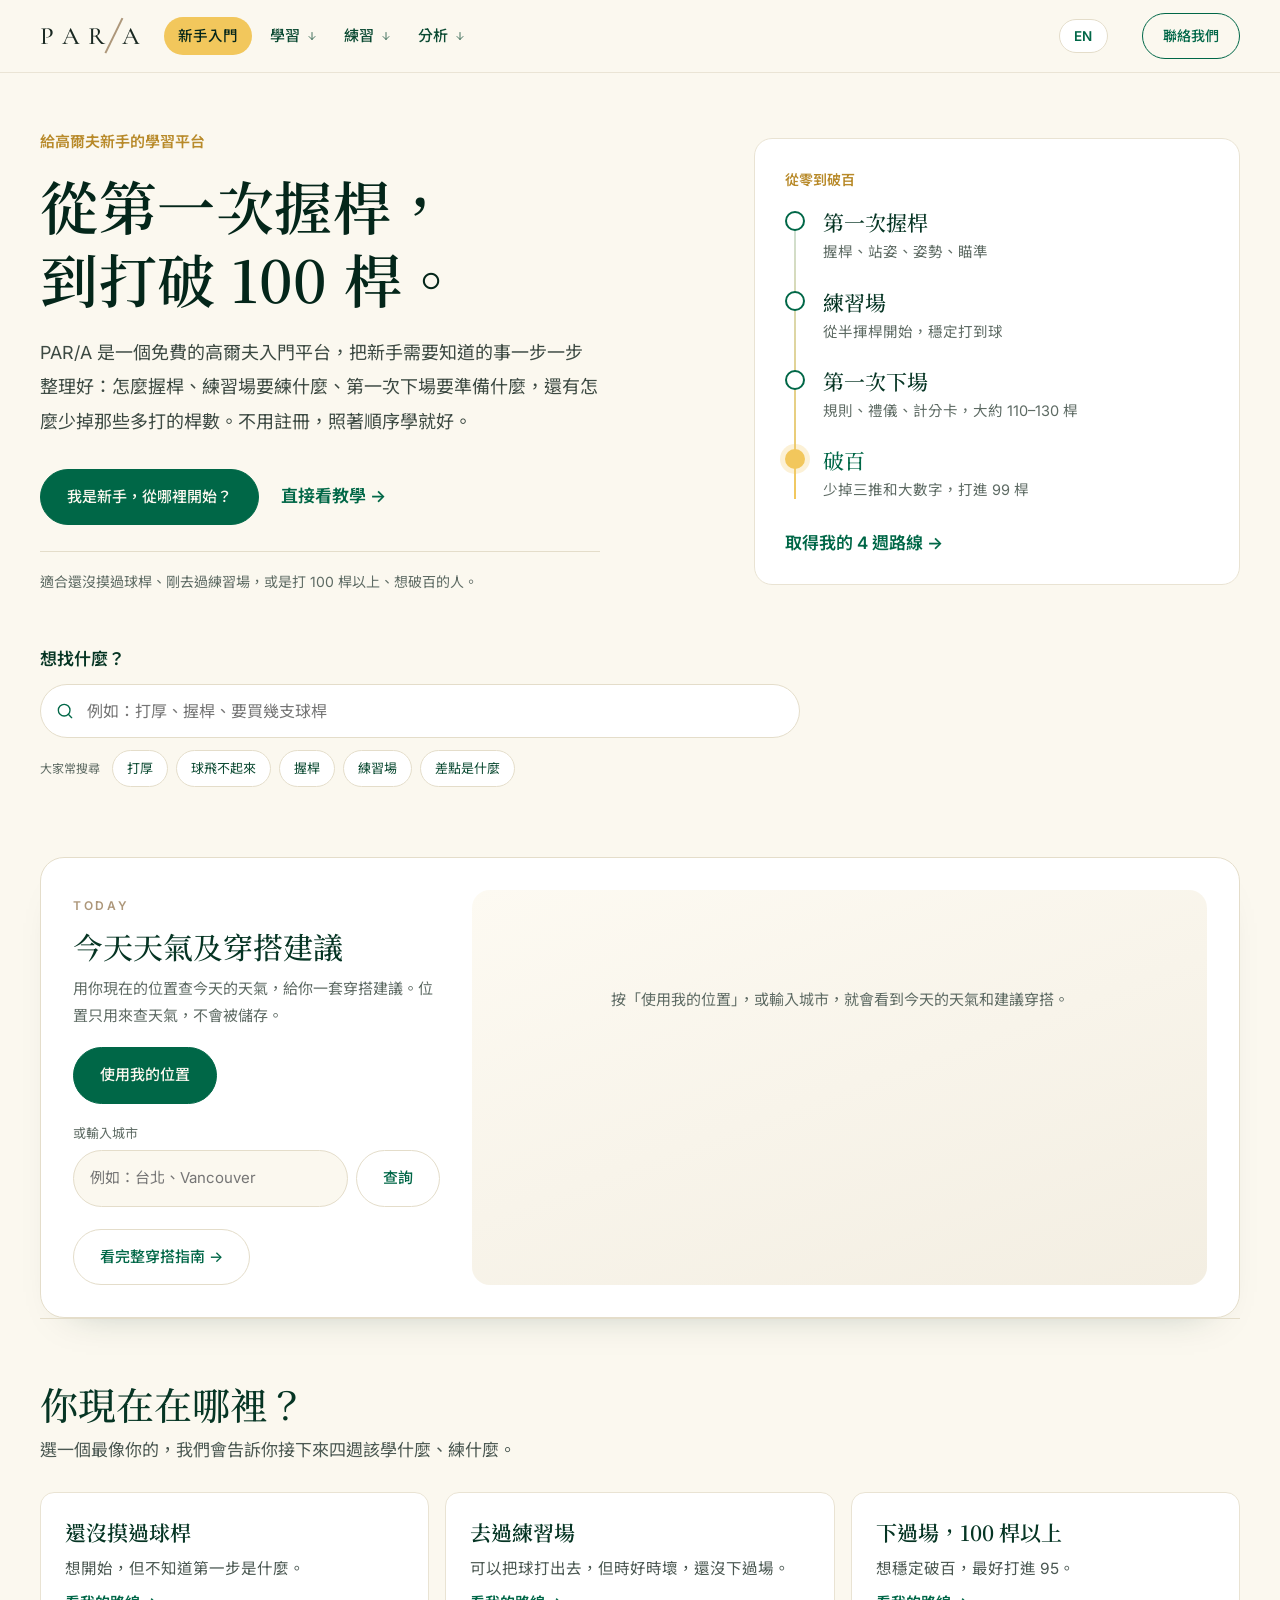
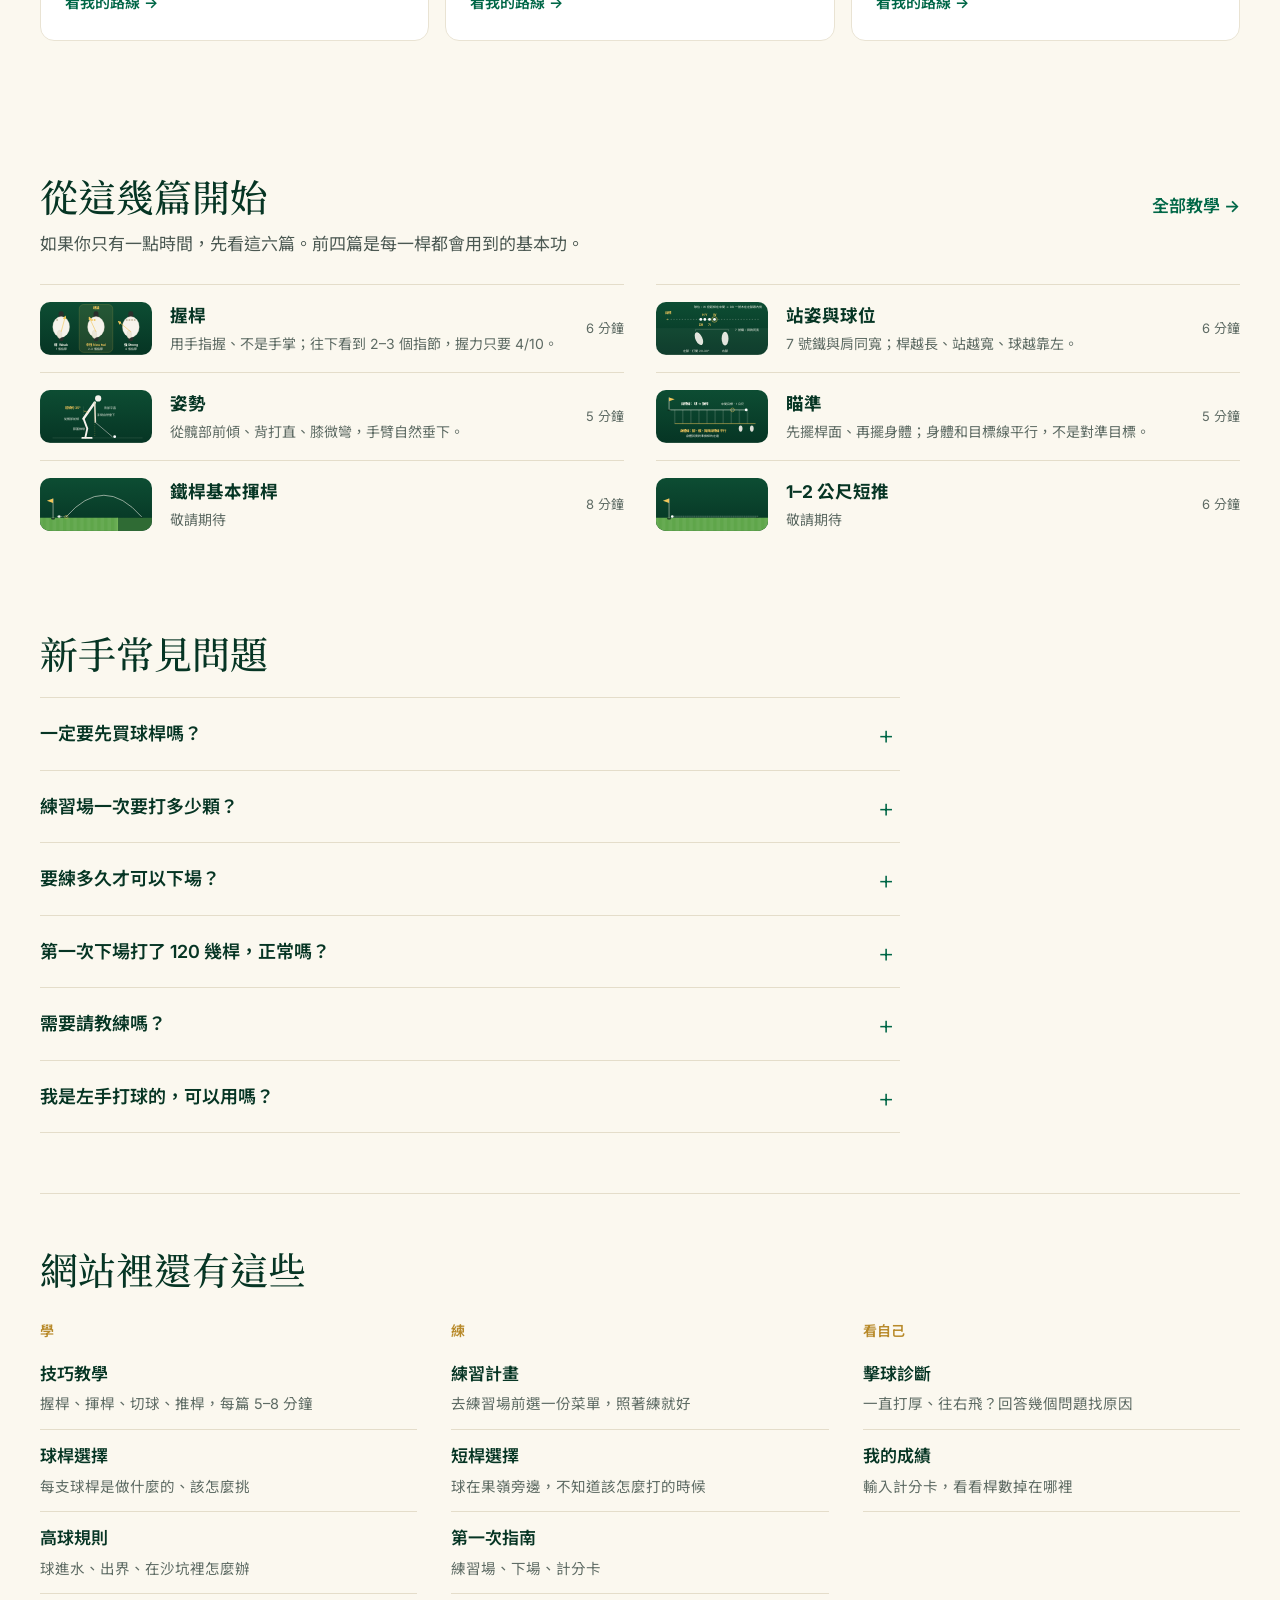
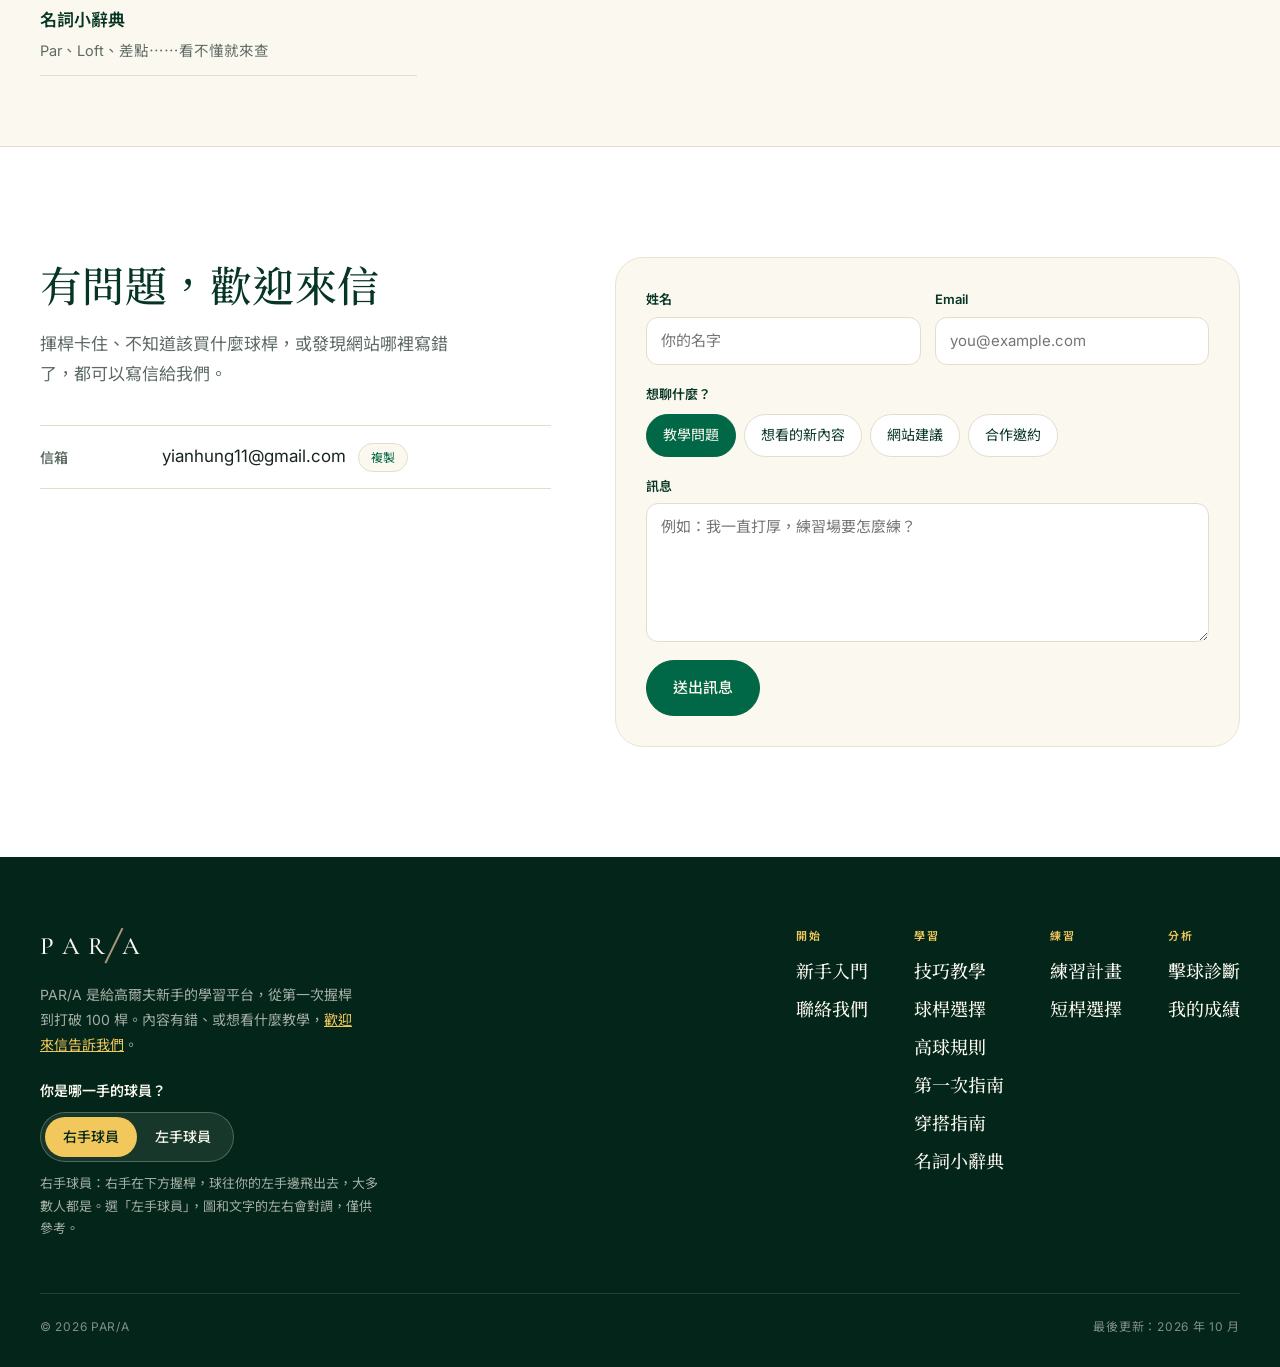
<file: golf-lab/index.html>
<!doctype html>
<html lang="zh-Hant">
<head>
  <meta charset="utf-8">
  <meta name="viewport" content="width=device-width, initial-scale=1, viewport-fit=cover">
  <title>PAR/A｜給高爾夫新手的入門教學</title>
  <meta name="description" content="技巧教學、球桿選擇、擊球問題診斷與短桿打法推薦。">
  <meta name="theme-color" content="#192821">
  <link rel="icon" type="image/png" href="assets/img/para-favicon.png">
  <link rel="apple-touch-icon" href="assets/img/para-mark.png">
  <link rel="manifest" href="manifest.webmanifest">
  <meta name="apple-mobile-web-app-capable" content="yes">
  <meta name="mobile-web-app-capable" content="yes">
  <meta name="apple-mobile-web-app-title" content="PAR/A">
  <meta name="apple-mobile-web-app-status-bar-style" content="default">
  <link rel="preconnect" href="https://fonts.googleapis.com">
  <link rel="preconnect" href="https://fonts.gstatic.com" crossorigin>
  <link href="https://fonts.googleapis.com/css2?family=Cormorant+Garamond:ital,wght@0,300;0,400;0,500;0,600;1,400;1,500&family=Inter:wght@400;500;600&family=Noto+Sans+TC:wght@400;500;600&family=Noto+Serif+TC:wght@400;500&family=Source+Serif+4:opsz,wght@8..60,400;8..60,500;8..60,600&display=swap" rel="stylesheet">
  <link rel="stylesheet" href="assets/style.css">
</head>
<body data-page="home">
  <header id="site-header"></header>

  <main class="home">
    <section class="h-hero wrap">
      <div class="h-text">
        <p class="h-kicker">給高爾夫新手的學習平台</p>
        <h1>從第一次握桿，<br>到打破 100 桿。</h1>
        <p class="h-lead">PAR/A 是一個免費的高爾夫入門平台，把新手需要知道的事一步一步整理好：怎麼握桿、練習場要練什麼、第一次下場要準備什麼，還有怎麼少掉那些多打的桿數。不用註冊，照著順序學就好。</p>
        <div class="h-cta">
          <a class="btn" href="start.html">我是新手，從哪裡開始？</a>
          <a class="text-link" href="learn.html">直接看教學 &rarr;</a>
        </div>
        <p class="h-cred">適合還沒摸過球桿、剛去過練習場，或是打 100 桿以上、想破百的人。</p>
      </div>
      <aside class="h-journey" aria-label="從零到破百">
        <p class="hj-title">從零到破百</p>
        <ol class="hj-steps">
          <li><span class="hj-dot"></span><div><strong>第一次握桿</strong><small>握桿、站姿、姿勢、瞄準</small></div></li>
          <li><span class="hj-dot"></span><div><strong>練習場</strong><small>從半揮桿開始，穩定打到球</small></div></li>
          <li><span class="hj-dot"></span><div><strong>第一次下場</strong><small>規則、禮儀、計分卡，大約 110–130 桿</small></div></li>
          <li class="goal"><span class="hj-dot"></span><div><strong>破百</strong><small>少掉三推和大數字，打進 99 桿</small></div></li>
        </ol>
        <a class="hj-link" href="start.html">取得我的 4 週路線 &rarr;</a>
      </aside>
    </section>

    <section class="h-search wrap">
      <label for="search" class="h-label">想找什麼？</label>
      <div class="search-card">
        <div class="search-box">
          <svg class="ico" viewBox="0 0 24 24" fill="none" stroke="currentColor" stroke-width="1.6" stroke-linecap="round" aria-hidden="true"><circle cx="11" cy="11" r="7"/><path d="M20 20l-4-4"/></svg>
          <input id="search" type="search" autocomplete="off" placeholder="例如：打厚、握桿、要買幾支球桿" aria-label="搜尋">
        </div>
        <div class="quick"><span>大家常搜尋</span>
          <button type="button" data-q="打厚">打厚</button>
          <button type="button" data-q="飛不起來">球飛不起來</button>
          <button type="button" data-q="握桿">握桿</button>
          <button type="button" data-q="練習場">練習場</button>
          <button type="button" data-q="差點">差點是什麼</button>
        </div>
        <div class="results" id="searchResults" hidden></div>
      </div>
    </section>

    <div class="wrap">
      <section class="of-today h-today" id="ofToday">
        <div class="tw-intro">
          <span class="of-kicker">Today</span>
          <h2>今天天氣及穿搭建議</h2>
          <p>用你現在的位置查今天的天氣，給你一套穿搭建議。位置只用來查天氣，不會被儲存。</p>
          <button type="button" class="btn" id="ofLocate">使用我的位置</button>
          <form class="tw-city" id="ofCity" autocomplete="off"><label for="ofCityQ">或輸入城市</label><div><input id="ofCityQ" name="q" type="search" placeholder="例如：台北、Vancouver"><button type="submit" class="btn ghost">查詢</button></div></form>
          <a class="btn ghost tw-more" href="outfit.html">看完整穿搭指南 →</a>
        </div>
        <div class="tw-out" id="ofTodayOut" aria-live="polite"><p class="tw-msg">按「使用我的位置」，或輸入城市，就會看到今天的天氣和建議穿搭。</p></div>
      </section>
    </div>

    <section class="h-stage wrap">
      <h2>你現在在哪裡？</h2>
      <p class="h-sub">選一個最像你的，我們會告訴你接下來四週該學什麼、練什麼。</p>
      <div class="stage-grid">
        <a class="stage" href="start.html#new"><strong>還沒摸過球桿</strong><span>想開始，但不知道第一步是什麼。</span><em>看我的路線 &rarr;</em></a>
        <a class="stage" href="start.html#range"><strong>去過練習場</strong><span>可以把球打出去，但時好時壞，還沒下過場。</span><em>看我的路線 &rarr;</em></a>
        <a class="stage" href="start.html#course"><strong>下過場，100 桿以上</strong><span>想穩定破百，最好打進 95。</span><em>看我的路線 &rarr;</em></a>
      </div>
    </section>

    <section class="h-popular wrap">
      <div class="row-head"><h2>從這幾篇開始</h2><a class="text-link" href="learn.html">全部教學 &rarr;</a></div>
      <p class="h-sub">如果你只有一點時間，先看這六篇。前四篇是每一桿都會用到的基本功。</p>
      <ol class="pop-list" id="popular"></ol>
    </section>

    <section class="h-faq wrap">
      <h2>新手常見問題</h2>
      <div class="faq">
        <details><summary>一定要先買球桿嗎？</summary><p>不用。很多練習場可以租球桿，先去幾次確定自己喜歡再買。真的要買的時候，第一套只需要 4 支：7 號鐵、PW、沙坑桿和推桿。<a href="clubs.html#starter">看新手第一套球桿</a></p></details>
        <details><summary>練習場一次要打多少顆？</summary><p>新手 50 到 100 顆就很夠了。比起打很多顆，每一顆都選一個目標、打完停下來想一想更重要。打太多只會累，動作也會越來越亂。<a href="practice.html#b40">照著新手練習場 40 分鐘練</a></p></details>
        <details><summary>要練多久才可以下場？</summary><p>沒有標準答案。建議是：在練習場用 7 號鐵打 10 顆，大部分都能往前飛，就可以考慮了。第一次最好找有經驗的朋友一起去。<a href="guide.html#course">第一次下場要準備什麼</a></p></details>
        <details><summary>第一次下場打了 120 幾桿，正常嗎？</summary><p>非常正常，很多人第一次都打超過 120。先不要管分數，記得每洞最多記到雙倍標準桿就把球撿起來，打得開心、不拖慢別人就很好了。<a href="guide.html#score">計分卡怎麼填</a></p></details>
        <details><summary>需要請教練嗎？</summary><p>如果預算允許，剛開始上幾堂教練課很值得，特別是握桿和站姿，一開始做對可以少走很多冤枉路。這個網站可以當你上課後的複習。</p></details>
        <details data-noswap><summary>我是左手打球的，可以用嗎？</summary><p>可以。在每一頁最下面的「你是哪一手的球員？」選「左手球員」，圖會左右翻轉，教學文字裡的「左、右」也會自動對調。</p><p class="faq-note"><strong>請注意：</strong>網站內容是以右手球員為主撰寫的，左手版本只是方便參考。如果有地方看起來不太對，請以右手球員的說明為準，再自己把左右換過來。</p></details>
      </div>
    </section>

    <section class="h-tools wrap">
      <h2>網站裡還有這些</h2>
      <div class="tool-cols">
        <div><h3>學</h3><a href="learn.html">技巧教學<span>握桿、揮桿、切球、推桿，每篇 5–8 分鐘</span></a><a href="clubs.html">球桿選擇<span>每支球桿是做什麼的、該怎麼挑</span></a><a href="rules.html">高球規則<span>球進水、出界、在沙坑裡怎麼辦</span></a><a href="glossary.html">名詞小辭典<span>Par、Loft、差點⋯⋯看不懂就來查</span></a></div>
        <div><h3>練</h3><a href="practice.html">練習計畫<span>去練習場前選一份菜單，照著練就好</span></a><a href="shot.html">短桿選擇<span>球在果嶺旁邊，不知道該怎麼打的時候</span></a><a href="guide.html">第一次指南<span>練習場、下場、計分卡</span></a></div>
        <div><h3>看自己</h3><a href="fix.html">擊球診斷<span>一直打厚、往右飛？回答幾個問題找原因</span></a><a href="my-game.html">我的成績<span>輸入計分卡，看看桿數掉在哪裡</span></a></div>
      </div>
    </section>

    <section class="section contact" id="contact">
      <div class="wrap contact-grid">
        <div class="contact-intro reveal">
          <h2>有問題，歡迎來信</h2>
          <p>揮桿卡住、不知道該買什麼球桿，或發現網站哪裡寫錯了，都可以寫信給我們。</p>
          <dl class="contact-list">
            <div><dt>信箱</dt><dd><span class="email-addr" id="ctEmail">yianhung11@gmail.com</span><button type="button" class="copy-btn" id="ctCopy">複製</button></dd></div>
          </dl>
        </div>
        <form class="contact-form reveal" id="contactForm" novalidate>
          <input type="text" name="_honey" class="hp" tabindex="-1" autocomplete="off" aria-hidden="true">
          <div class="cf-row">
            <label for="ctName">姓名<input id="ctName" name="name" type="text" autocomplete="name" placeholder="你的名字" required></label>
            <label for="ctMail">Email<input id="ctMail" name="email" type="email" autocomplete="email" placeholder="you@example.com" required></label>
          </div>
          <fieldset class="cf-topic">
            <legend>想聊什麼？</legend>
            <label><input type="radio" name="topic" value="教學問題" checked><span>教學問題</span></label>
            <label><input type="radio" name="topic" value="想看的新內容"><span>想看的新內容</span></label>
            <label><input type="radio" name="topic" value="網站建議"><span>網站建議</span></label>
            <label><input type="radio" name="topic" value="合作邀約"><span>合作邀約</span></label>
          </fieldset>
          <label for="ctMsg">訊息<textarea id="ctMsg" name="message" rows="5" placeholder="例如：我一直打厚，練習場要怎麼練？" required></textarea></label>
          <div class="cf-foot">
            <button type="submit" class="btn" id="ctSend">送出訊息</button>
            <p class="cf-status" id="ctStatus" role="status" aria-live="polite"></p>
          </div>
          <a class="btn ghost" id="ctGmail" href="#" target="_blank" rel="noopener" hidden>用 Gmail 開啟並送出</a>
        </form>
      </div>
    </section>
  </main>

  <footer id="site-footer"></footer>
  <script src="assets/data.js"></script>
  <script src="assets/beginner.js"></script>
  <script src="assets/en.js"></script>
  <script src="assets/app.js"></script>
  <script src="assets/outfit.js"></script>
</body>
</html>
</file>
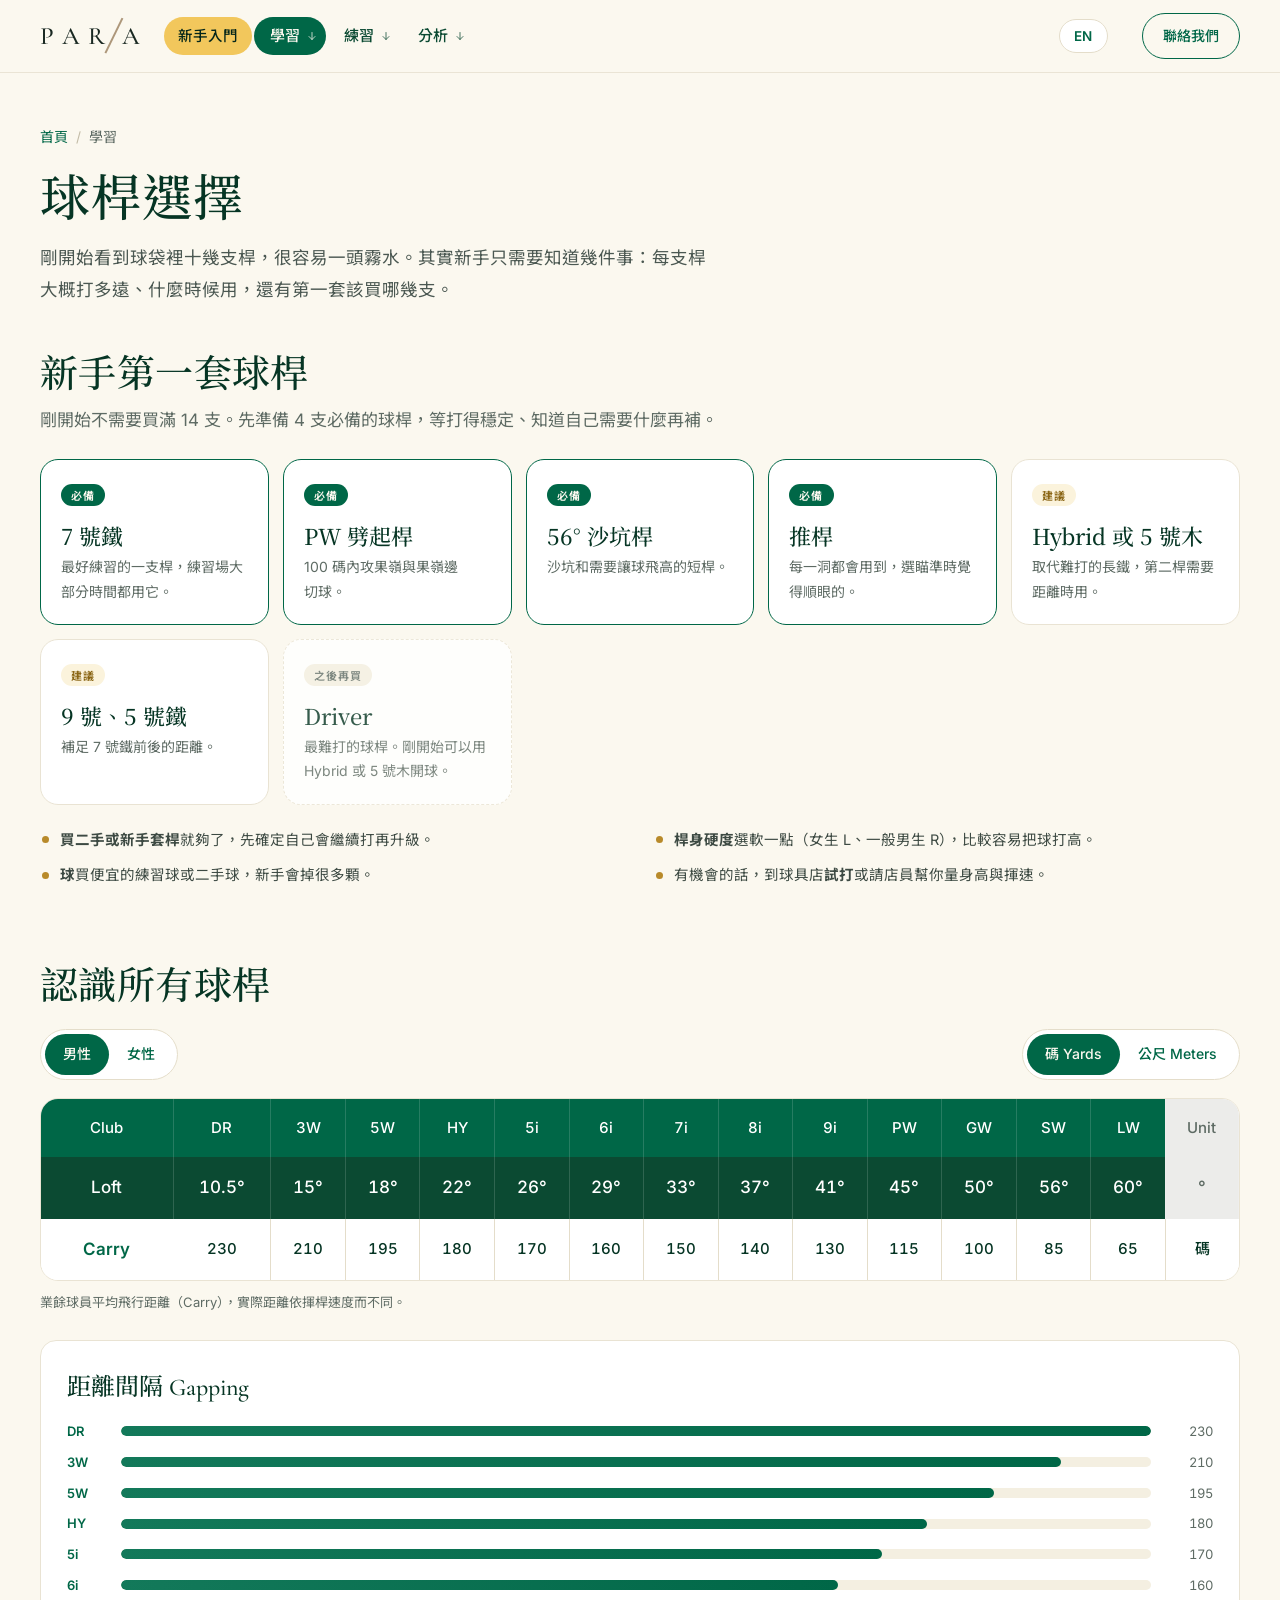
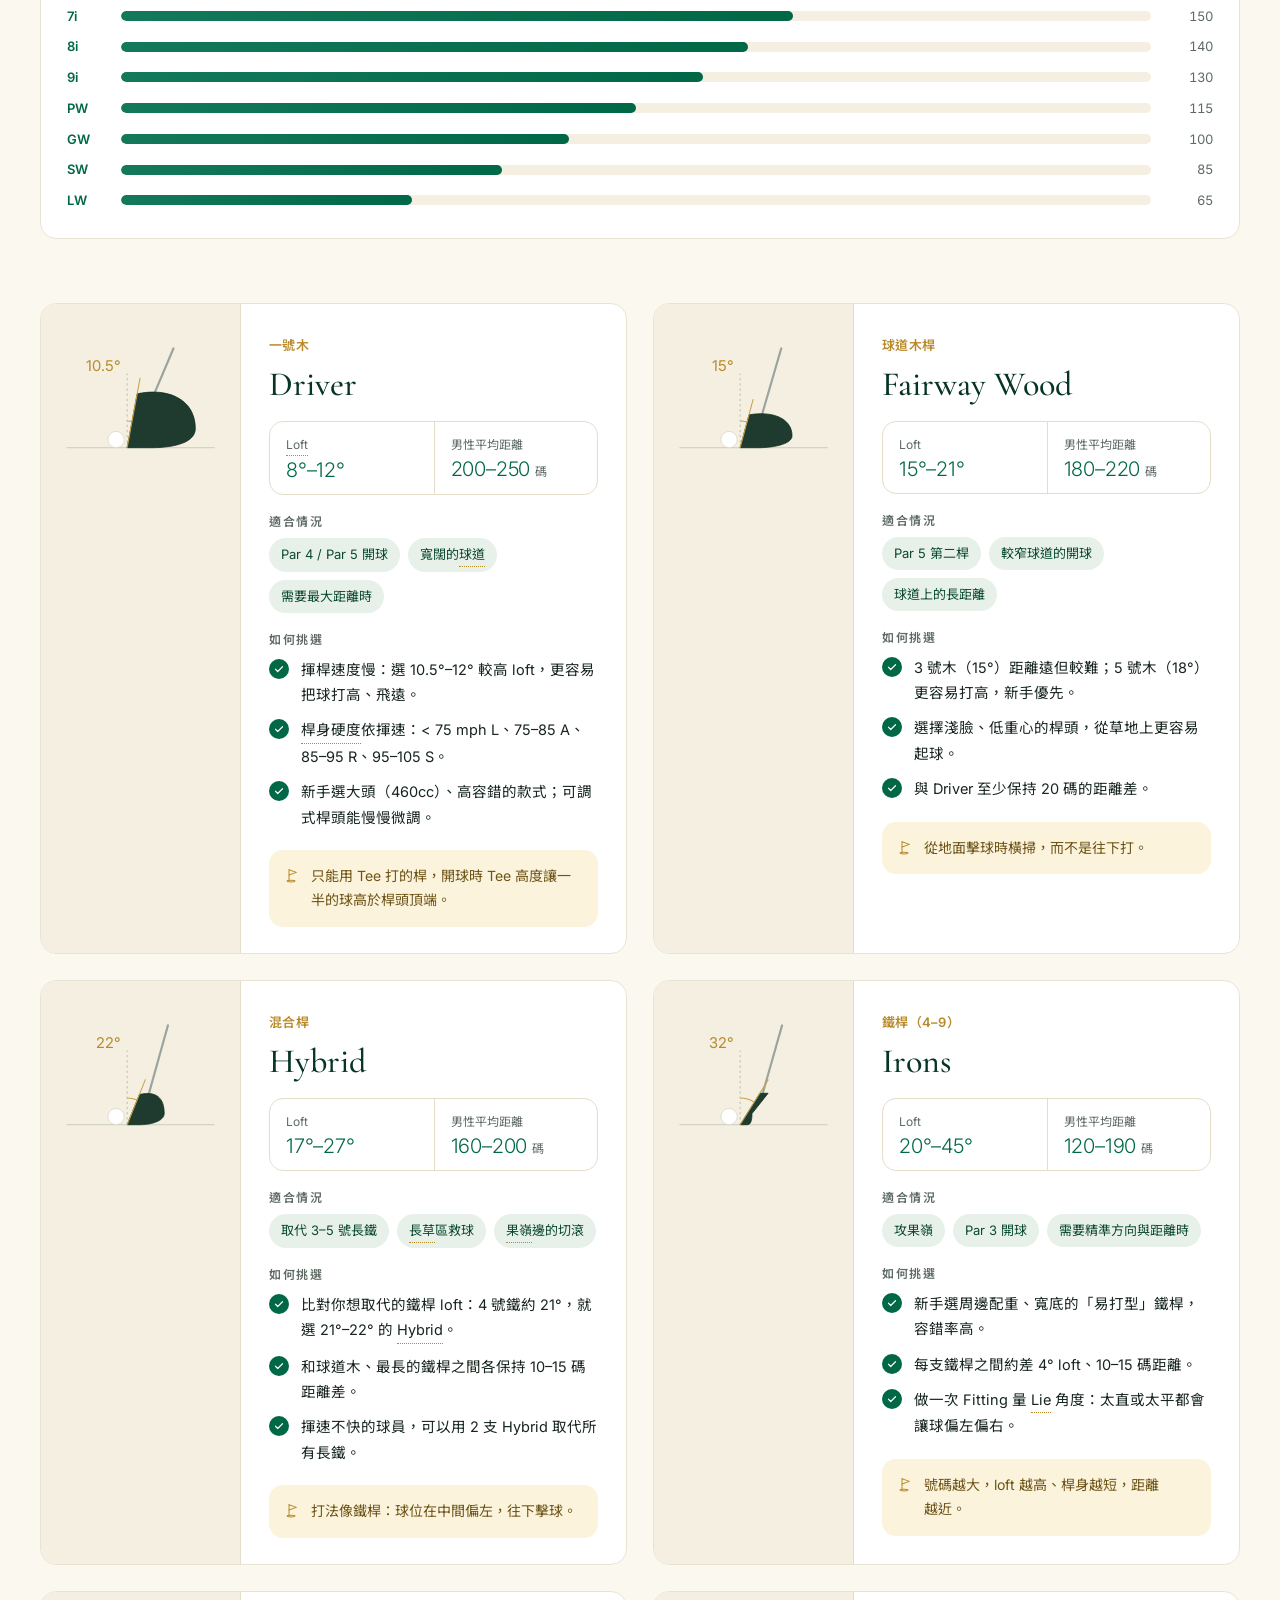
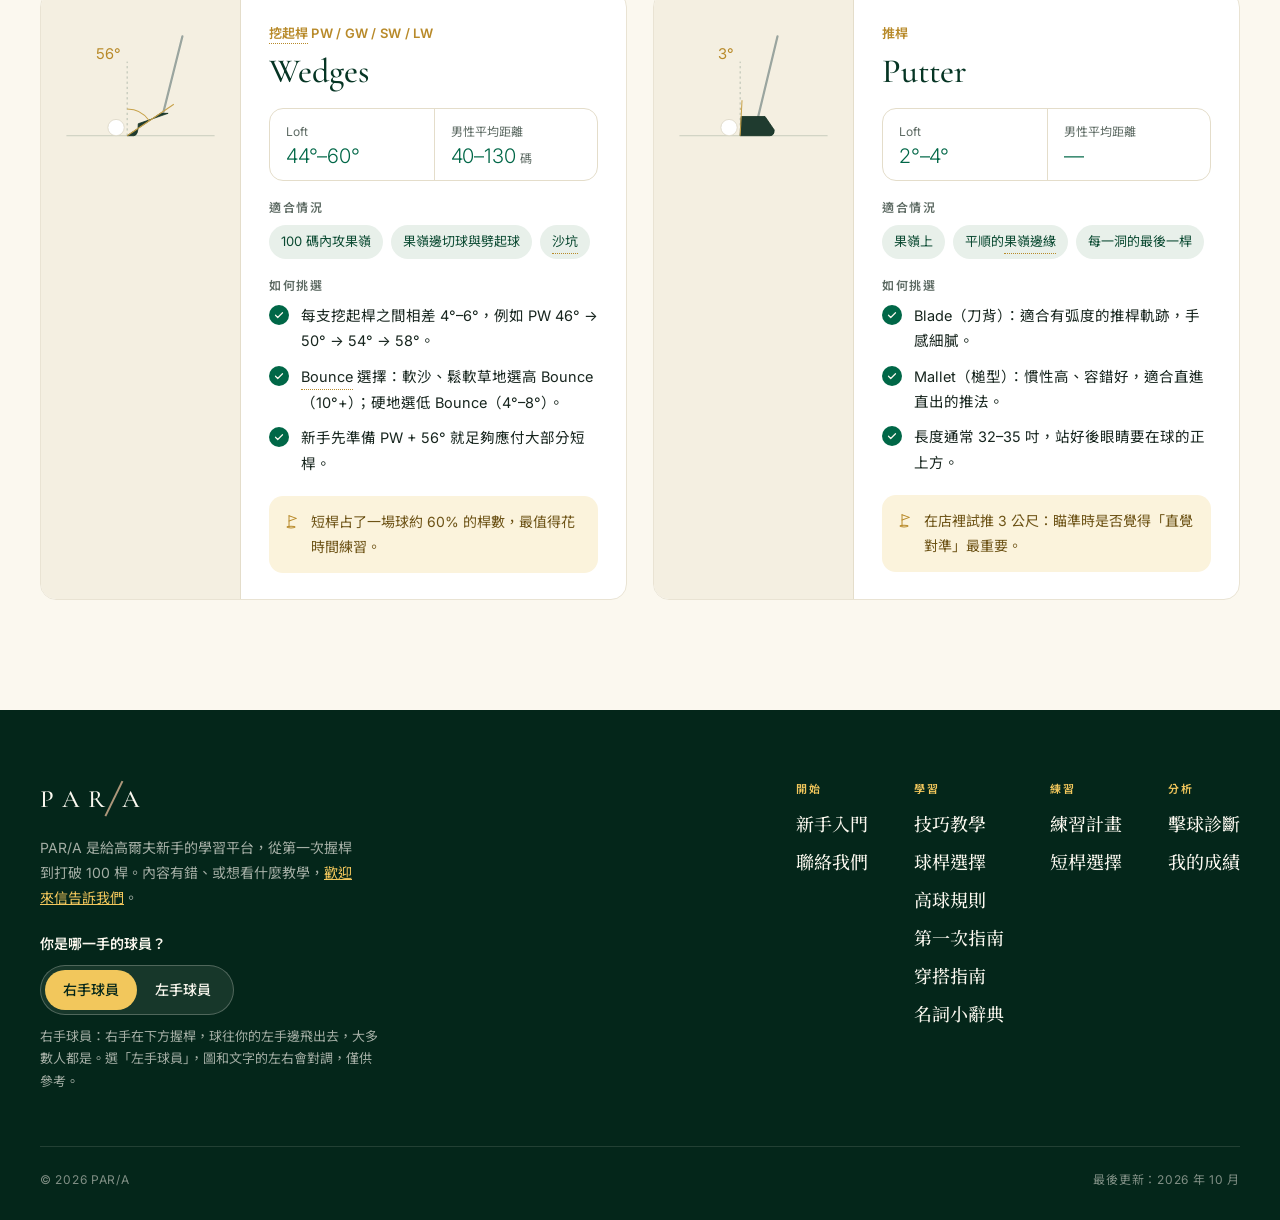
<file: golf-lab/clubs.html>
<!doctype html>
<html lang="zh-Hant">
<head>
  <meta charset="utf-8">
  <meta name="viewport" content="width=device-width, initial-scale=1, viewport-fit=cover">
  <title>球桿選擇 | PAR/A</title>
  <meta name="description" content="認識 Driver、Wood、Hybrid、Iron、Wedge、Putter 的 Loft、距離與挑選方法。">
  <meta name="theme-color" content="#192821">
  <link rel="icon" type="image/png" href="assets/img/para-favicon.png">
  <link rel="apple-touch-icon" href="assets/img/para-mark.png">
  <link rel="manifest" href="manifest.webmanifest">
  <meta name="apple-mobile-web-app-capable" content="yes">
  <meta name="mobile-web-app-capable" content="yes">
  <meta name="apple-mobile-web-app-title" content="PAR/A">
  <meta name="apple-mobile-web-app-status-bar-style" content="default">
  <link rel="preconnect" href="https://fonts.googleapis.com">
  <link rel="preconnect" href="https://fonts.gstatic.com" crossorigin>
  <link href="https://fonts.googleapis.com/css2?family=Cormorant+Garamond:ital,wght@0,300;0,400;0,500;0,600;1,400;1,500&family=Inter:wght@400;500;600&family=Noto+Sans+TC:wght@400;500;600&family=Noto+Serif+TC:wght@400;500&family=Source+Serif+4:opsz,wght@8..60,400;8..60,500;8..60,600&display=swap" rel="stylesheet">
  <link rel="stylesheet" href="assets/style.css">
</head>
<body data-page="clubs">
  <header id="site-header"></header>
  <main class="page">
    <header class="page-head wrap">
      <nav class="crumbs" aria-label="目前位置"><a href="index.html">首頁</a><span>/</span>學習</nav>
      <h1>球桿選擇</h1>
      <p class="lead">剛開始看到球袋裡十幾支桿，很容易一頭霧水。其實新手只需要知道幾件事：每支桿大概打多遠、什麼時候用，還有第一套該買哪幾支。</p>
    </header>
    <div class="wrap">
      <section class="starter-sec" id="starter">
                <h2 class="sec-title">新手第一套球桿</h2>
        <p class="sec-sub">剛開始不需要買滿 14 支。先準備 4 支必備的球桿，等打得穩定、知道自己需要什麼再補。</p>
        <div class="starter-grid" id="starterSet"></div>
        <ul class="starter-tips">
          <li><strong>買二手或新手套桿</strong>就夠了，先確定自己會繼續打再升級。</li>
          <li><strong>桿身硬度</strong>選軟一點（女生 L、一般男生 R），比較容易把球打高。</li>
          <li><strong>球</strong>買便宜的練習球或二手球，新手會掉很多顆。</li>
          <li>有機會的話，到球具店<strong>試打</strong>或請店員幫你量身高與揮速。</li>
        </ul>
      </section>
      <h2 class="sec-title all-clubs">認識所有球桿</h2>
      <div class="toolbar">
        <div class="toggle" role="group" aria-label="球員"><button type="button" data-who="men">男性</button><button type="button" data-who="women">女性</button></div>
        <div class="toggle" role="group" aria-label="單位"><button type="button" data-unit="yd">碼 Yards</button><button type="button" data-unit="m">公尺 Meters</button></div>
      </div>
      <div class="score-wrap" id="clubTable"></div>
      <p style="font-size:13px;color:var(--muted);margin-top:10px">業餘球員平均飛行距離（Carry），實際距離依揮桿速度而不同。</p>
      <div class="gapping"><h3>距離間隔 Gapping</h3><div id="gapping" style="display:grid;gap:8px"></div></div>
      <div class="club-grid" id="clubCards"></div>
    </div>
  </main>

  <footer id="site-footer"></footer>
  <script src="assets/data.js"></script>
  <script src="assets/beginner.js"></script>
  <script src="assets/en.js"></script>
  <script src="assets/app.js"></script>
</body>
</html>
</file>
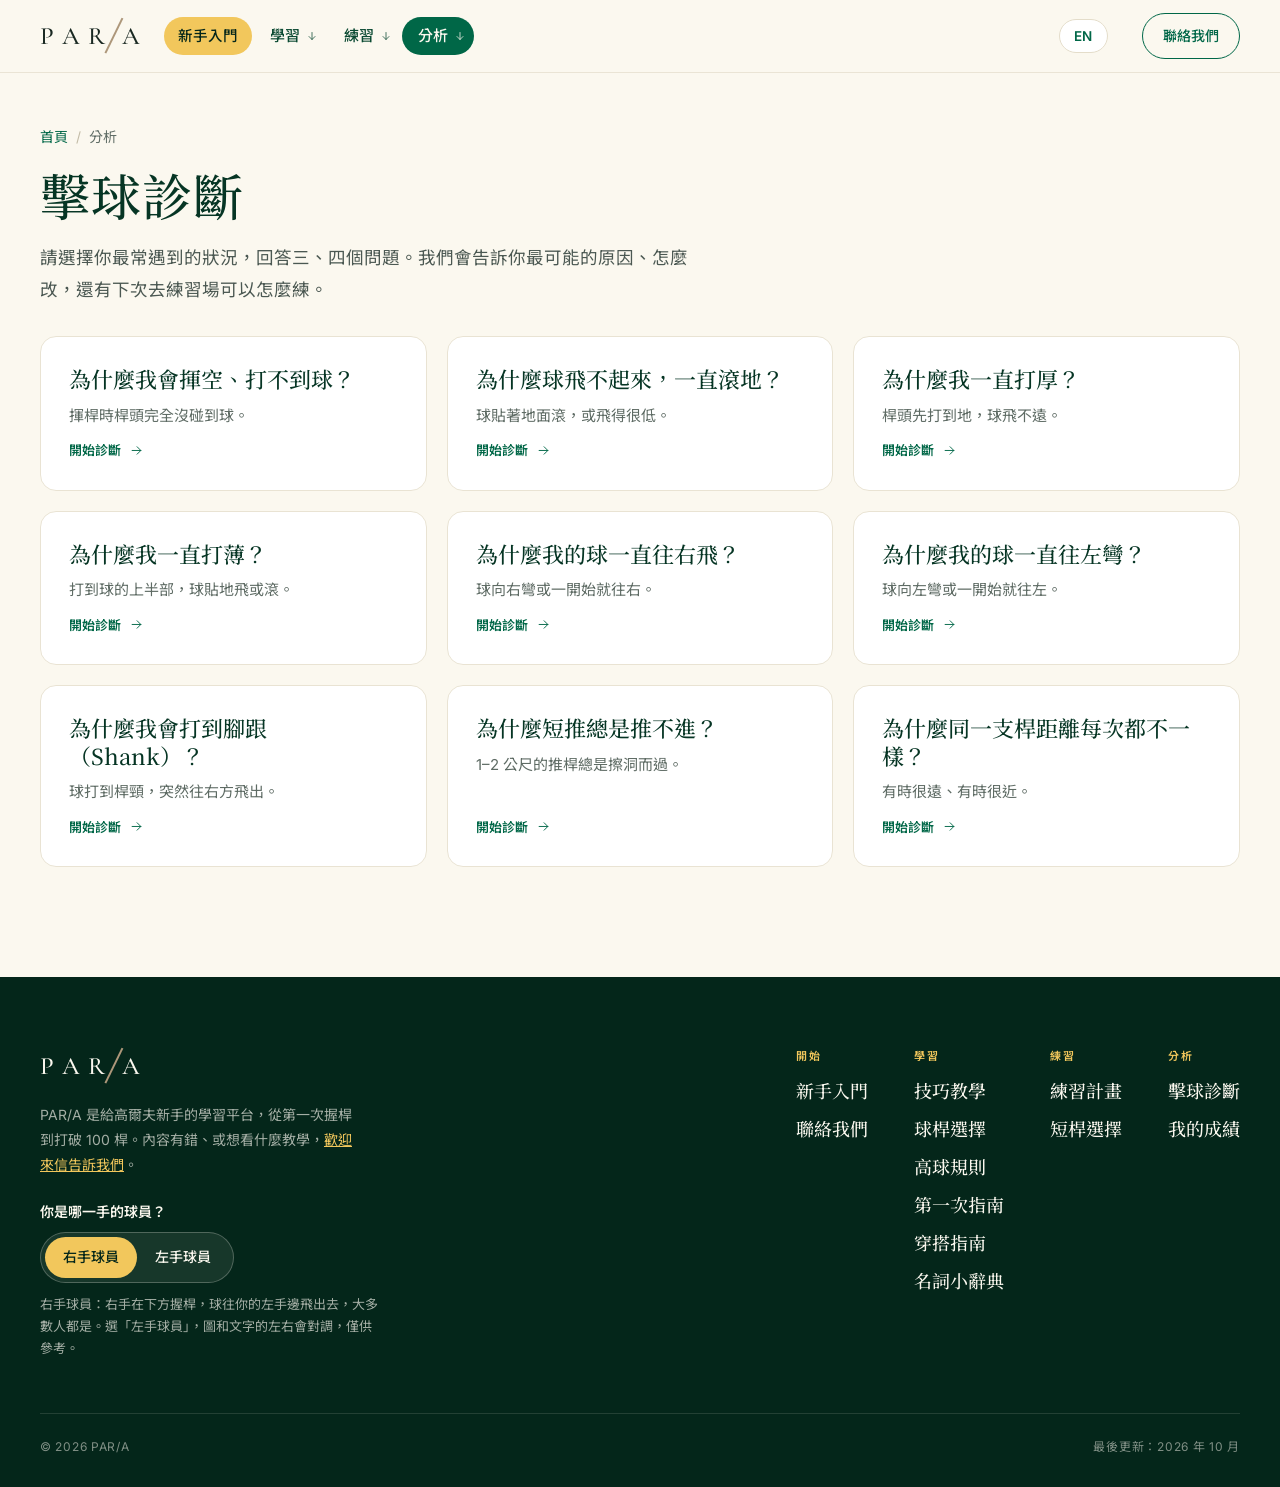
<file: golf-lab/fix.html>
<!doctype html>
<html lang="zh-Hant">
<head>
  <meta charset="utf-8">
  <meta name="viewport" content="width=device-width, initial-scale=1, viewport-fit=cover">
  <title>擊球診斷 | PAR/A</title>
  <meta name="description" content="回答幾個問題，找出打厚、打薄、右曲、左曲等問題的可能原因與練習建議。">
  <meta name="theme-color" content="#192821">
  <link rel="icon" type="image/png" href="assets/img/para-favicon.png">
  <link rel="apple-touch-icon" href="assets/img/para-mark.png">
  <link rel="manifest" href="manifest.webmanifest">
  <meta name="apple-mobile-web-app-capable" content="yes">
  <meta name="mobile-web-app-capable" content="yes">
  <meta name="apple-mobile-web-app-title" content="PAR/A">
  <meta name="apple-mobile-web-app-status-bar-style" content="default">
  <link rel="preconnect" href="https://fonts.googleapis.com">
  <link rel="preconnect" href="https://fonts.gstatic.com" crossorigin>
  <link href="https://fonts.googleapis.com/css2?family=Cormorant+Garamond:ital,wght@0,300;0,400;0,500;0,600;1,400;1,500&family=Inter:wght@400;500;600&family=Noto+Sans+TC:wght@400;500;600&family=Noto+Serif+TC:wght@400;500&family=Source+Serif+4:opsz,wght@8..60,400;8..60,500;8..60,600&display=swap" rel="stylesheet">
  <link rel="stylesheet" href="assets/style.css">
</head>
<body data-page="fix">
  <header id="site-header"></header>
  <main class="page">
    <header class="page-head wrap">
      <nav class="crumbs" aria-label="目前位置"><a href="index.html">首頁</a><span>/</span>分析</nav>
      <h1>擊球診斷</h1>
      <p class="lead">請選擇你最常遇到的狀況，回答三、四個問題。我們會告訴你最可能的原因、怎麼改，還有下次去練習場可以怎麼練。</p>
    </header>
    <div class="wrap" id="fixRoot"></div>
  </main>

  <footer id="site-footer"></footer>
  <script src="assets/data.js"></script>
  <script src="assets/beginner.js"></script>
  <script src="assets/en.js"></script>
  <script src="assets/app.js"></script>
</body>
</html>
</file>
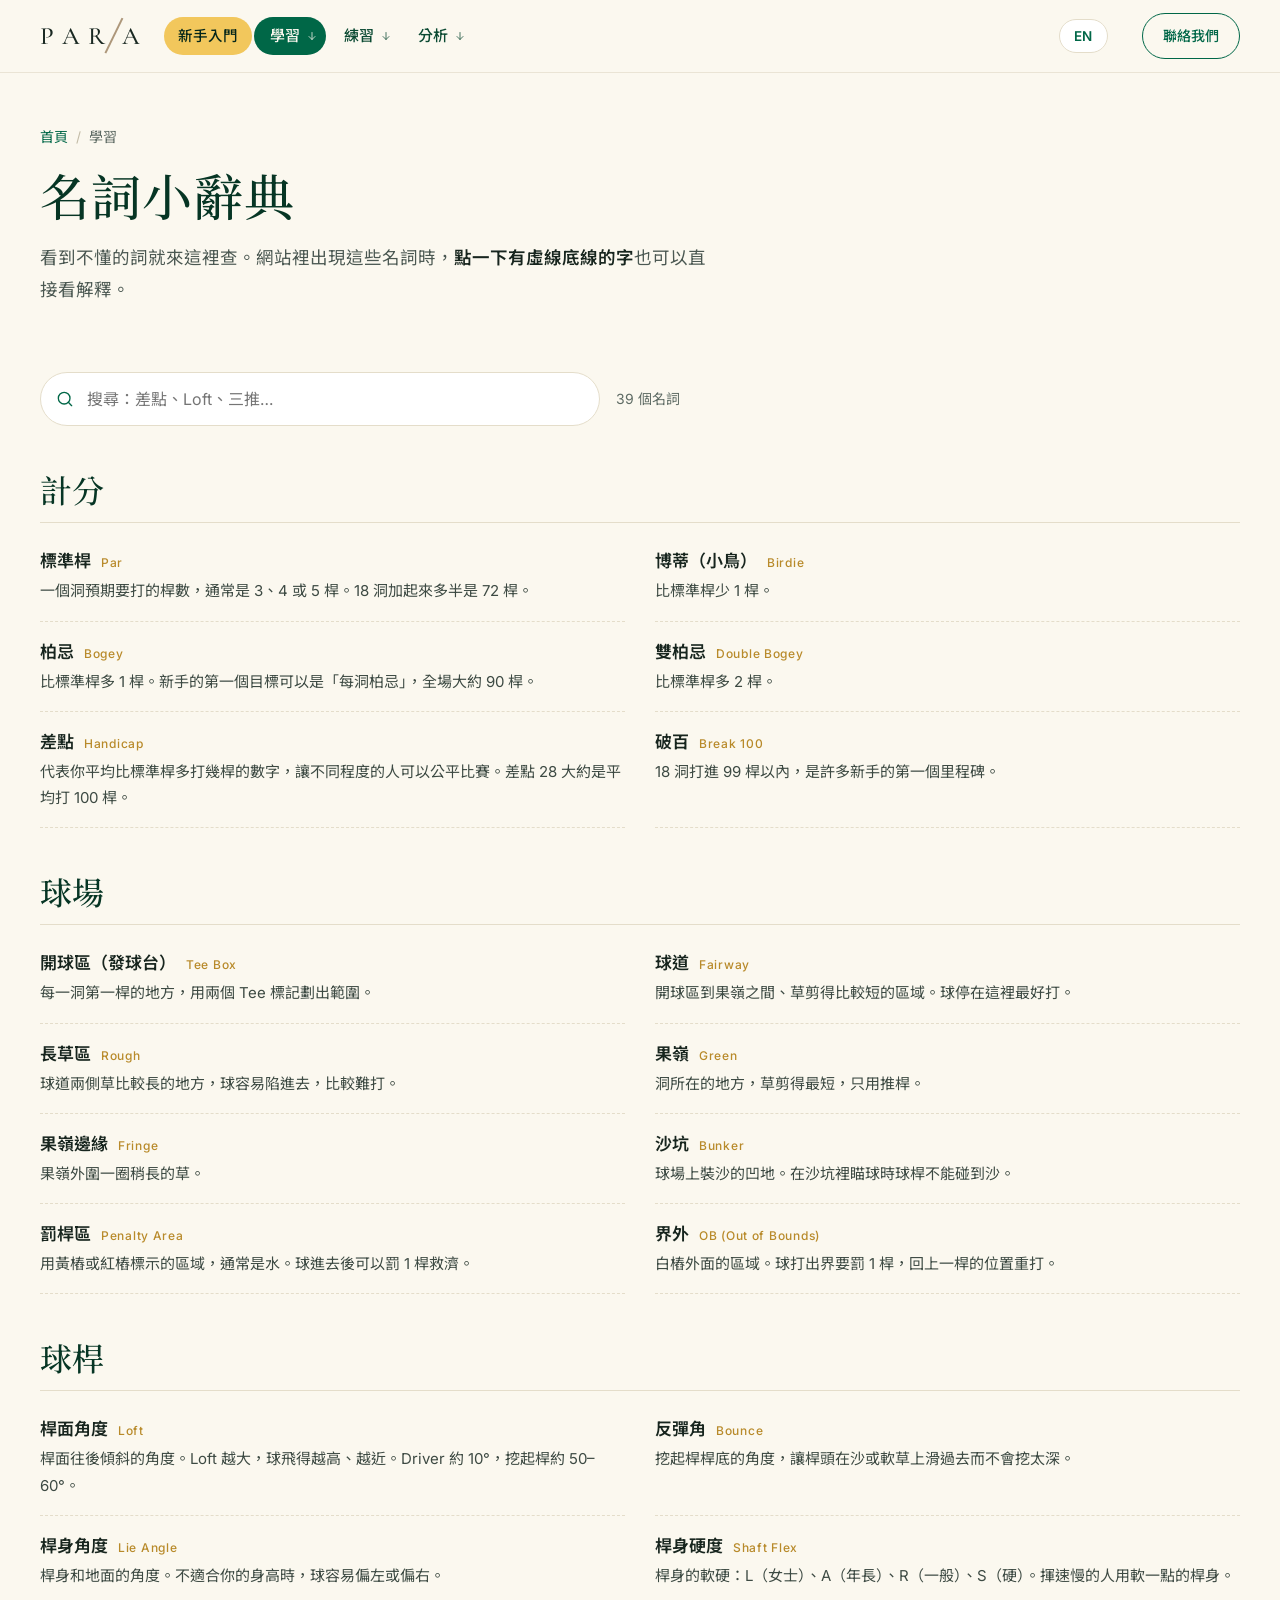
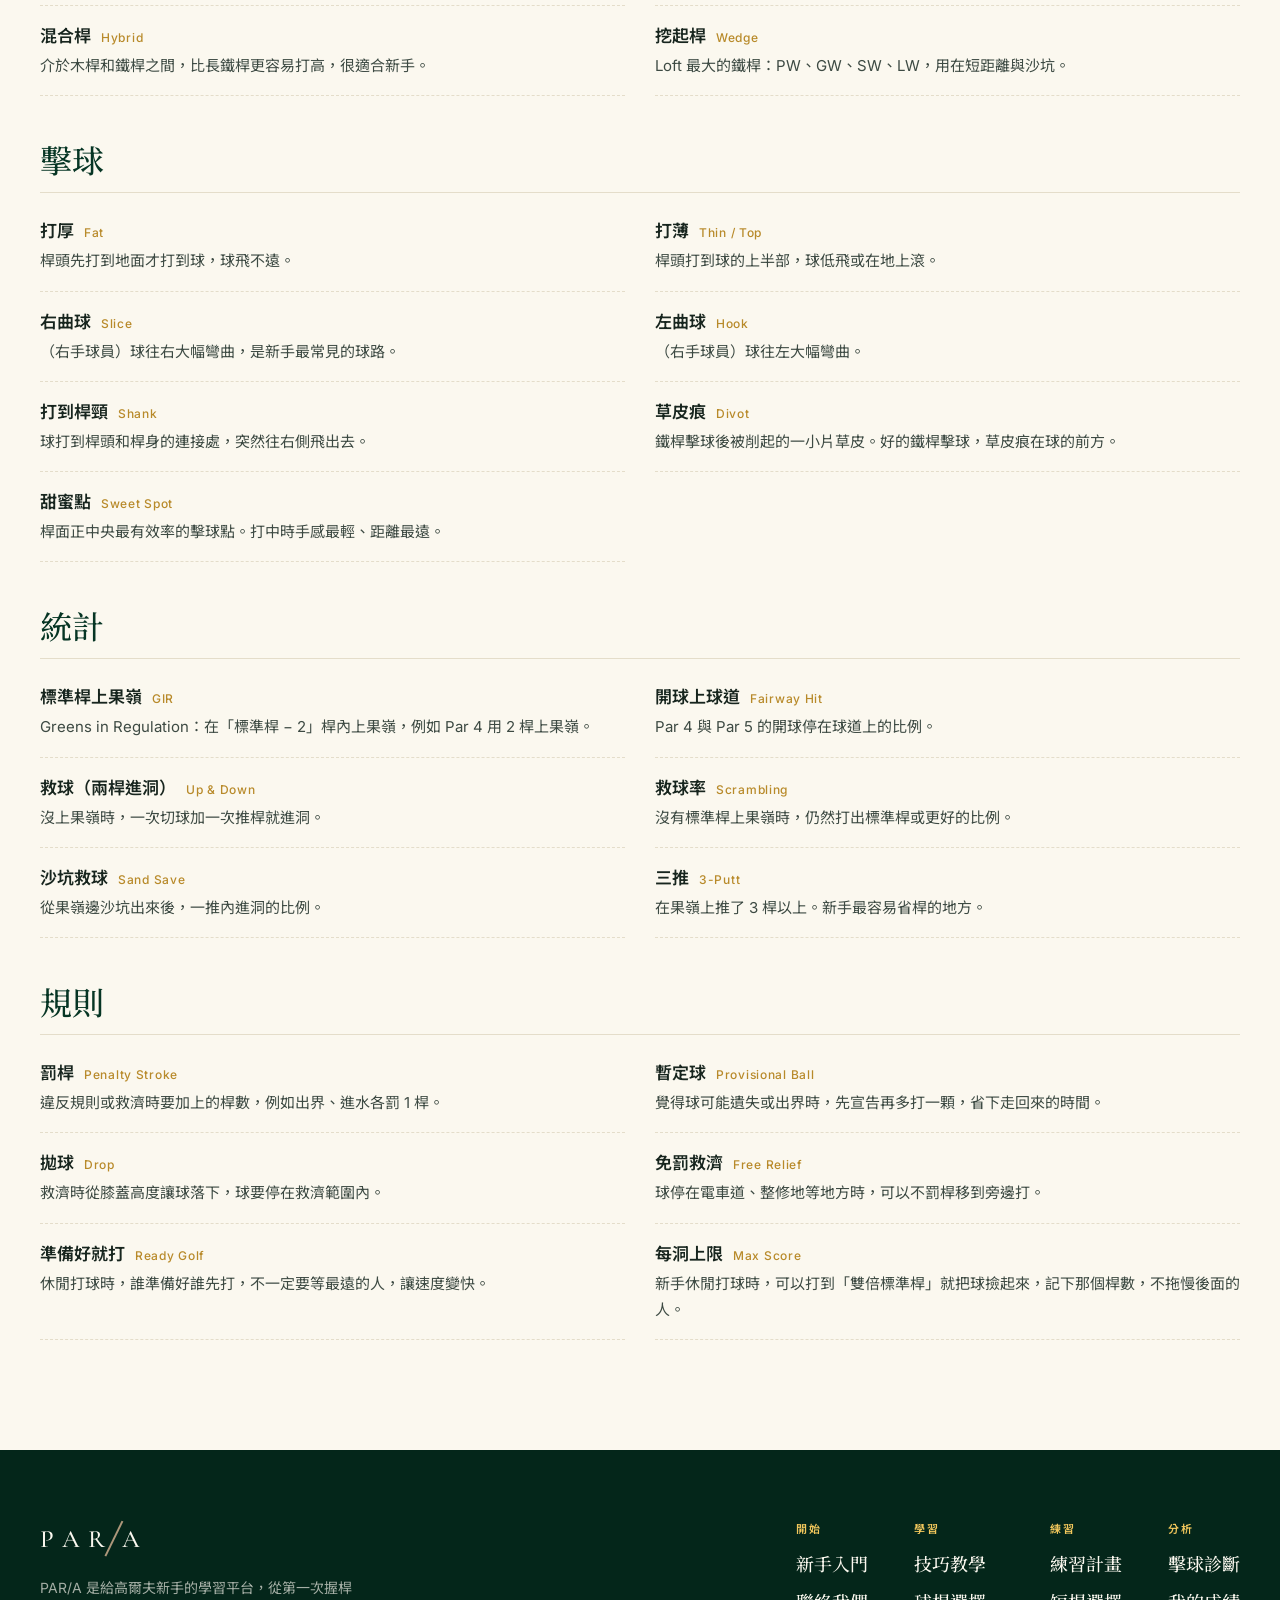
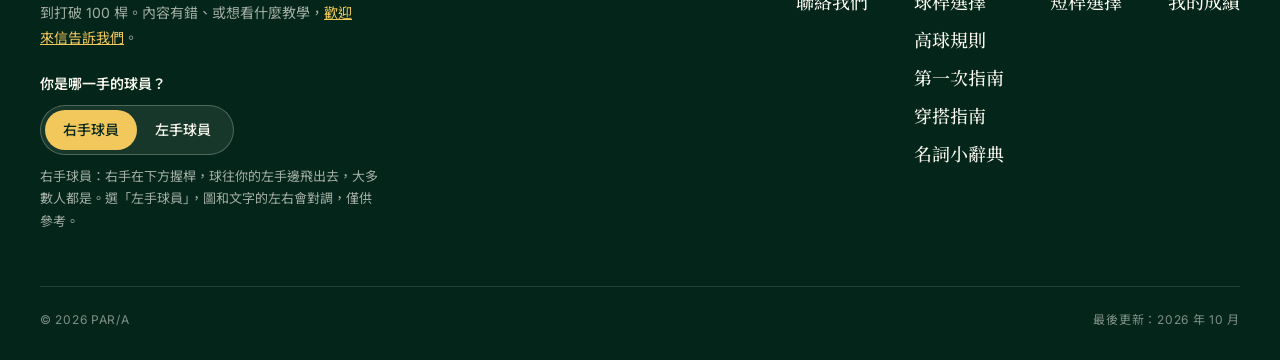
<file: golf-lab/glossary.html>
<!doctype html>
<html lang="zh-Hant">
<head>
  <meta charset="utf-8">
  <meta name="viewport" content="width=device-width, initial-scale=1, viewport-fit=cover">
  <title>名詞小辭典 | PAR/A</title>
  <meta name="description" content="高爾夫新手常見名詞：計分、球場、球桿、擊球、統計與規則。">
  <meta name="theme-color" content="#192821">
  <link rel="icon" type="image/png" href="assets/img/para-favicon.png">
  <link rel="apple-touch-icon" href="assets/img/para-mark.png">
  <link rel="manifest" href="manifest.webmanifest">
  <meta name="apple-mobile-web-app-capable" content="yes">
  <meta name="mobile-web-app-capable" content="yes">
  <meta name="apple-mobile-web-app-title" content="PAR/A">
  <meta name="apple-mobile-web-app-status-bar-style" content="default">
  <link rel="preconnect" href="https://fonts.googleapis.com">
  <link rel="preconnect" href="https://fonts.gstatic.com" crossorigin>
  <link href="https://fonts.googleapis.com/css2?family=Cormorant+Garamond:ital,wght@0,300;0,400;0,500;0,600;1,400;1,500&family=Inter:wght@400;500;600&family=Noto+Sans+TC:wght@400;500;600&family=Noto+Serif+TC:wght@400;500&family=Source+Serif+4:opsz,wght@8..60,400;8..60,500;8..60,600&display=swap" rel="stylesheet">
  <link rel="stylesheet" href="assets/style.css">
</head>
<body data-page="glossary">
  <header id="site-header"></header>
  <main class="page">
    <header class="page-head wrap">
      <nav class="crumbs" aria-label="目前位置"><a href="index.html">首頁</a><span>/</span>學習</nav>
      <h1>名詞小辭典</h1>
      <p class="lead">看到不懂的詞就來這裡查。網站裡出現這些名詞時，<b>點一下有虛線底線的字</b>也可以直接看解釋。</p>
    </header>
    <div class="wrap">
      <div class="rules-bar">
        <label class="search-box rule-search">
          <svg class="ico" viewBox="0 0 24 24" fill="none" stroke="currentColor" stroke-width="1.6" stroke-linecap="round" aria-hidden="true"><circle cx="11" cy="11" r="7"/><path d="M20 20l-4-4"/></svg>
          <input id="glossSearch" type="search" autocomplete="off" placeholder="搜尋：差點、Loft、三推…" aria-label="搜尋名詞">
        </label>
        <span class="rule-count" id="glossCount"></span>
      </div>
      <div id="glossList"></div>
    </div>
  </main>

  <footer id="site-footer"></footer>
  <script src="assets/data.js"></script>
  <script src="assets/beginner.js"></script>
  <script src="assets/en.js"></script>
  <script src="assets/app.js"></script>
</body>
</html>
</file>
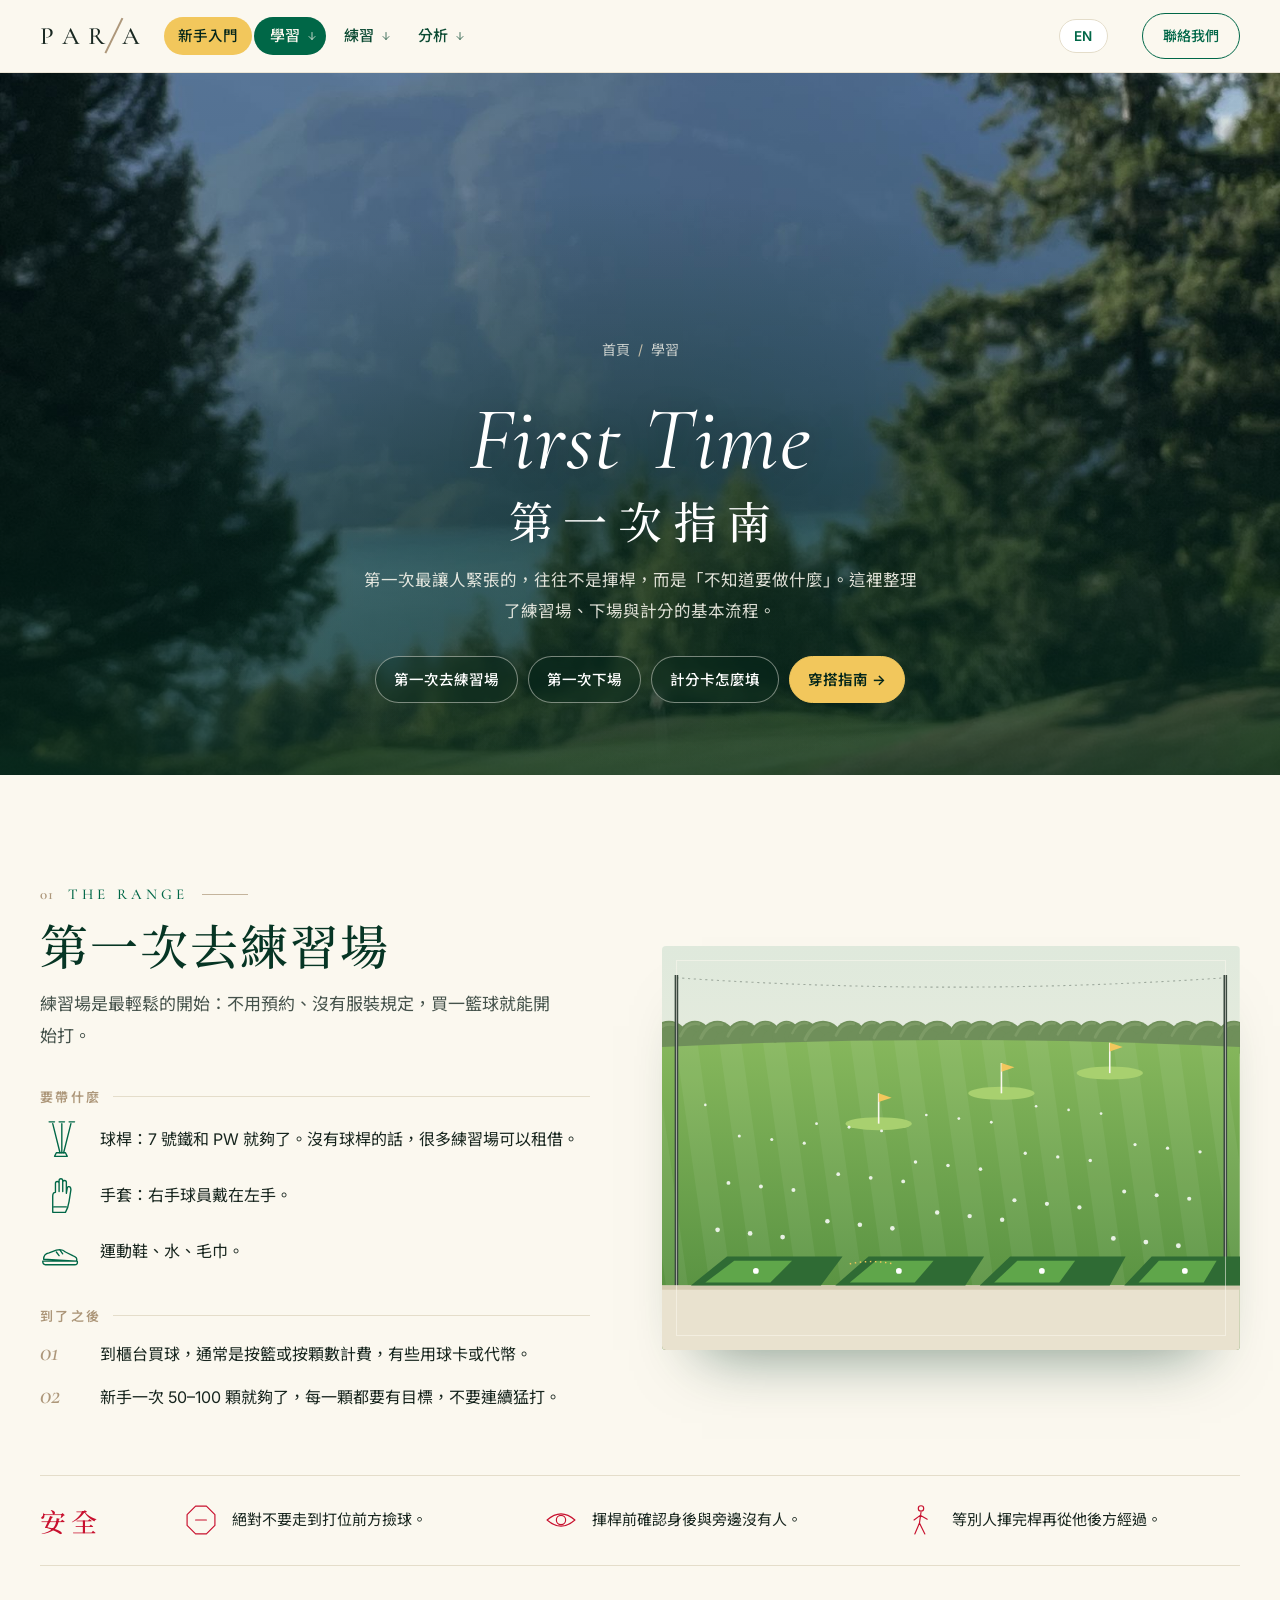
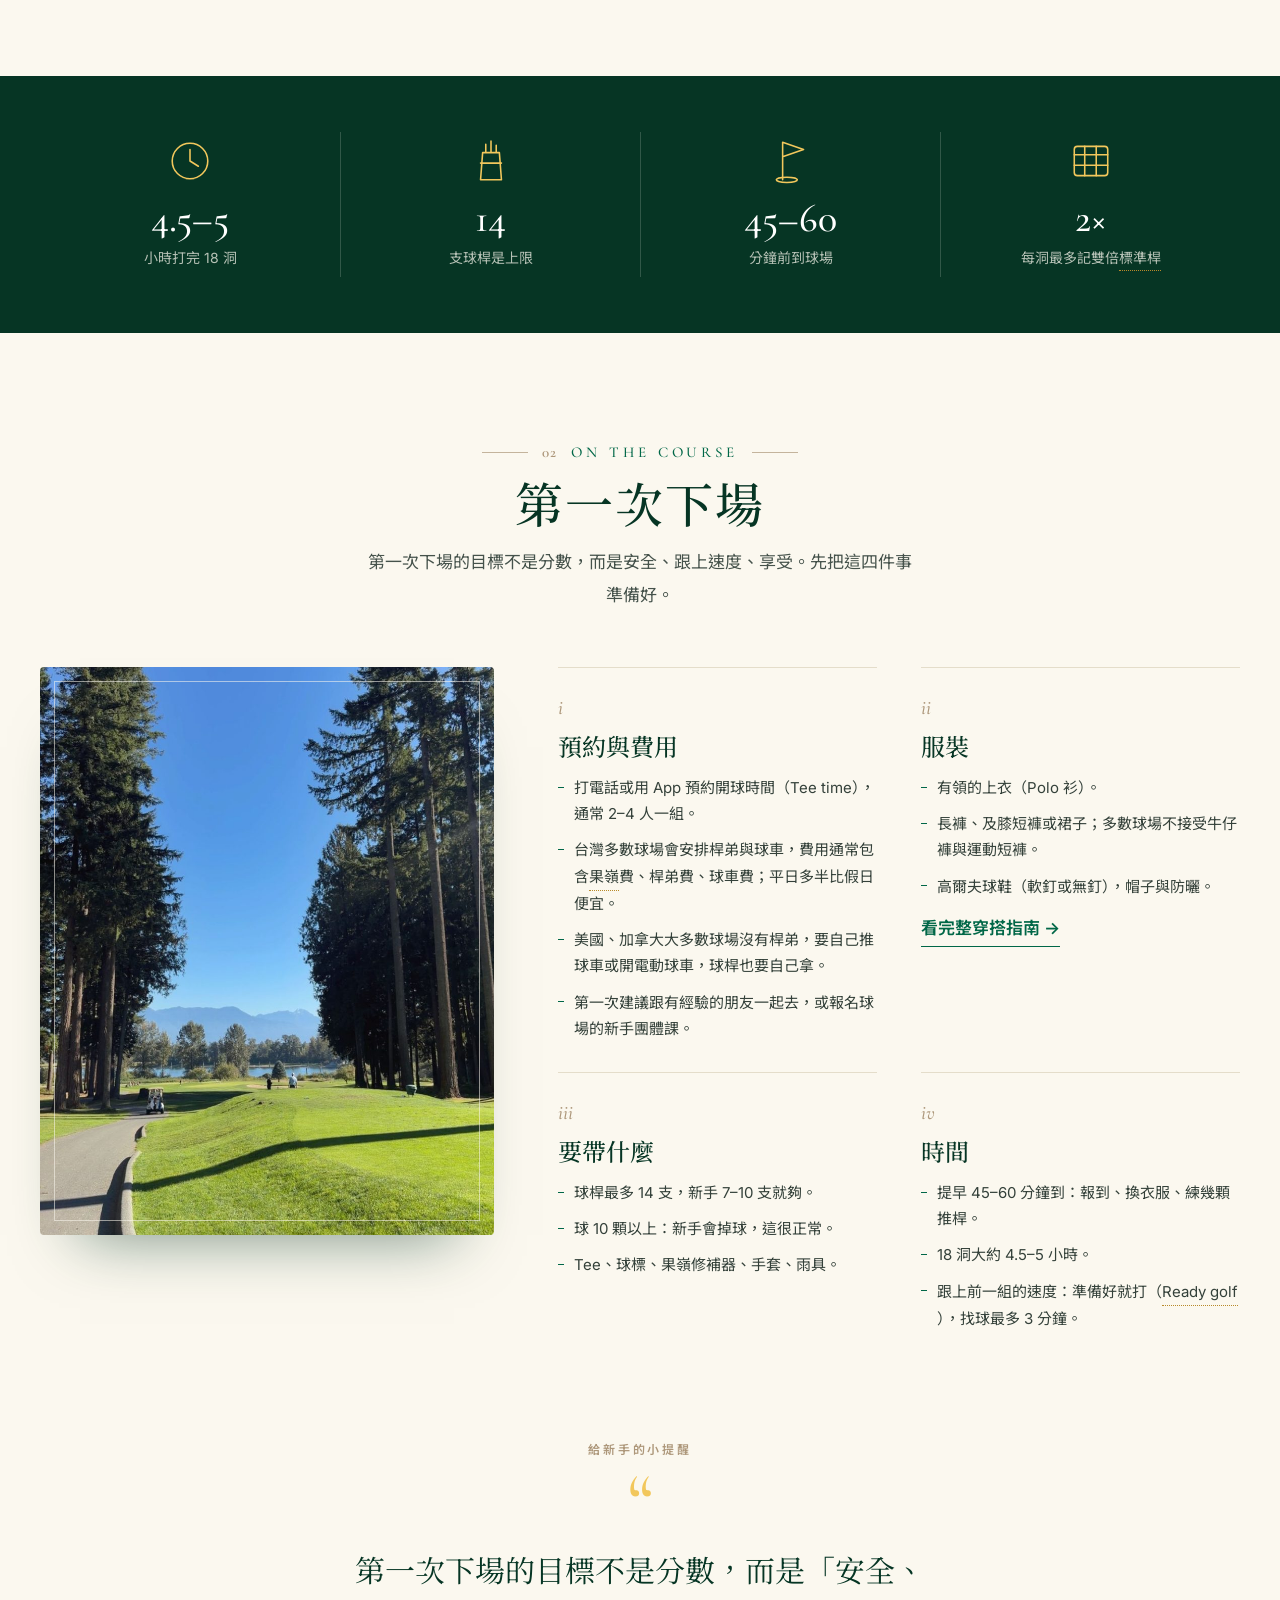
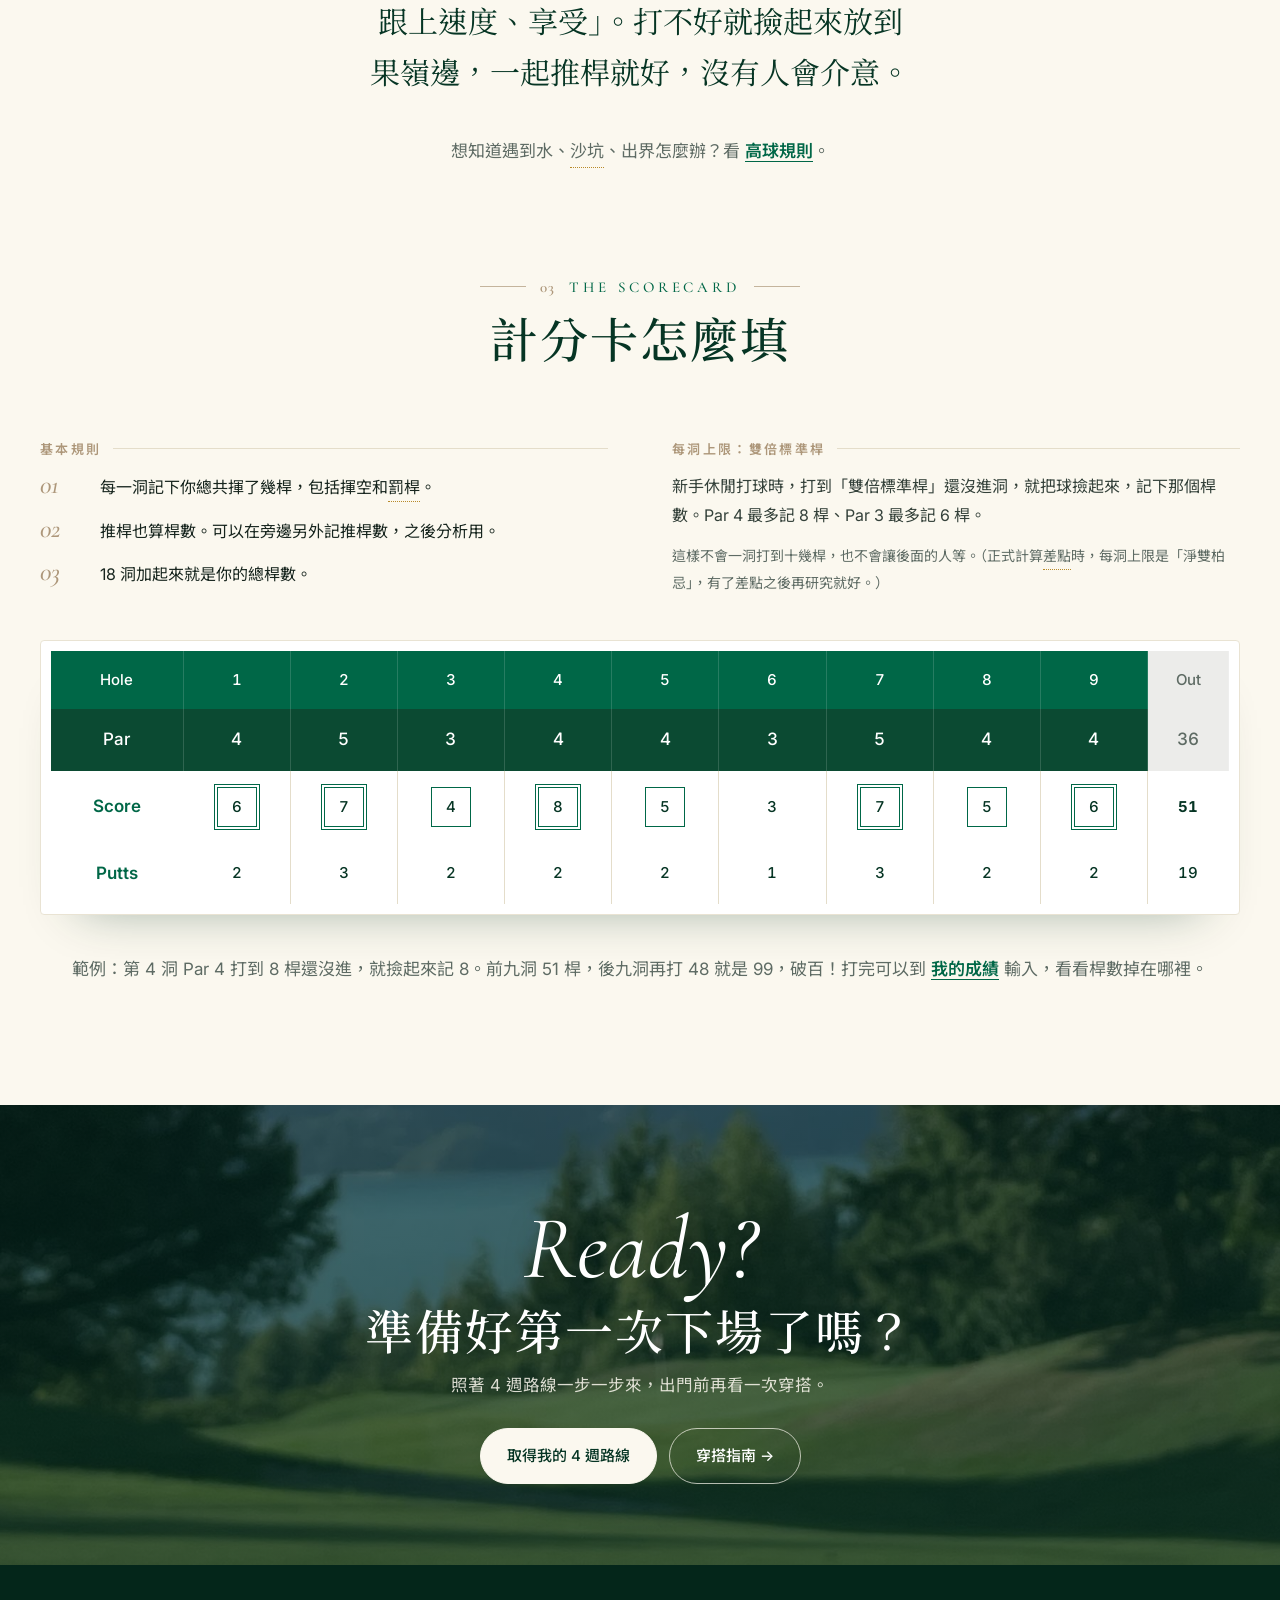
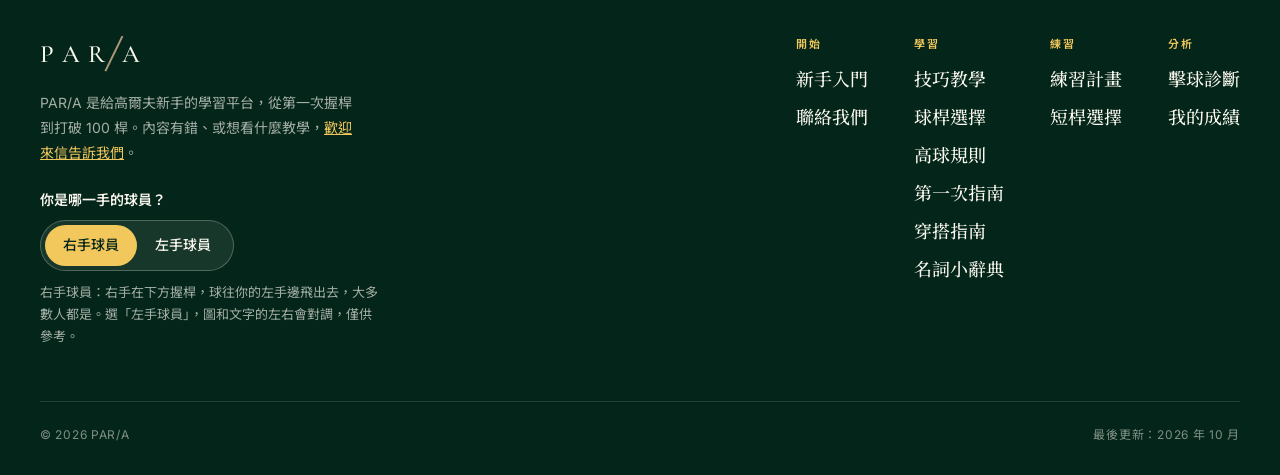
<file: golf-lab/guide.html>
<!doctype html>
<html lang="zh-Hant">
<head>
  <meta charset="utf-8">
  <meta name="viewport" content="width=device-width, initial-scale=1, viewport-fit=cover">
  <title>第一次指南 | PAR/A</title>
  <meta name="description" content="第一次去練習場、第一次下場與計分卡怎麼填：新手出發前需要知道的事。">
  <meta name="theme-color" content="#192821">
  <link rel="icon" type="image/png" href="assets/img/para-favicon.png">
  <link rel="apple-touch-icon" href="assets/img/para-mark.png">
  <link rel="manifest" href="manifest.webmanifest">
  <meta name="apple-mobile-web-app-capable" content="yes">
  <meta name="mobile-web-app-capable" content="yes">
  <meta name="apple-mobile-web-app-title" content="PAR/A">
  <meta name="apple-mobile-web-app-status-bar-style" content="default">
  <link rel="preconnect" href="https://fonts.googleapis.com">
  <link rel="preconnect" href="https://fonts.gstatic.com" crossorigin>
  <link href="https://fonts.googleapis.com/css2?family=Cormorant+Garamond:ital,wght@0,300;0,400;0,500;0,600;1,400;1,500&family=Inter:wght@400;500;600&family=Noto+Sans+TC:wght@400;500;600&family=Noto+Serif+TC:wght@400;500&family=Source+Serif+4:opsz,wght@8..60,400;8..60,500;8..60,600&display=swap" rel="stylesheet">
  <link rel="stylesheet" href="assets/style.css">
</head>
<body data-page="guide">
  <header id="site-header"></header>
  <main class="page fg-page">
    <section class="fg-hero">
      <div class="fg-hero-art fg-photo-bg"><img src="assets/img/hero-course.jpg" alt="" width="1800" height="2400"></div>
      <div class="wrap fg-hero-in">
        <nav class="crumbs" aria-label="目前位置"><a href="index.html">首頁</a><span>/</span>學習</nav>
        <span class="fg-script">First Time</span>
        <h1>第一次指南</h1>
        <p class="fg-lead">第一次最讓人緊張的，往往不是揮桿，而是「不知道要做什麼」。這裡整理了練習場、下場與計分的基本流程。</p>
        <nav class="fg-jump guide-toc" aria-label="本頁內容"><a href="#range">第一次去練習場</a><a href="#course">第一次下場</a><a href="#score">計分卡怎麼填</a><a class="toc-btn" href="outfit.html">穿搭指南 →</a></nav>
      </div>
    </section>

    <section class="fg-sec" id="range">
      <div class="wrap fg-split">
        <div class="fg-text">
          <span class="fg-kicker"><b>01</b>The Range</span>
          <h2>第一次去練習場</h2>
          <p class="fg-intro">練習場是最輕鬆的開始：不用預約、沒有服裝規定，買一籃球就能開始打。</p>
          <h3 class="fg-h">要帶什麼</h3>
          <ul class="fg-icons">
            <li><i data-icon="clubs"></i><span>球桿：7 號鐵和 PW 就夠了。沒有球桿的話，很多練習場可以租借。</span></li>
            <li><i data-icon="glove"></i><span>手套：右手球員戴在左手。</span></li>
            <li><i data-icon="shoe"></i><span>運動鞋、水、毛巾。</span></li>
          </ul>
          <h3 class="fg-h">到了之後</h3>
          <ol class="fg-steps">
            <li><span>到櫃台買球，通常是按籃或按顆數計費，有些用球卡或代幣。</span></li>
            <li><span>新手一次 50–100 顆就夠了，每一顆都要有目標，不要連續猛打。</span></li>
          </ol>
        </div>
        <figure class="fg-art" data-scene="range"></figure>
      </div>
      <div class="wrap">
        <div class="fg-safety">
          <strong>安全</strong>
          <ul>
            <li><i data-icon="stop"></i><span>絕對不要走到打位前方撿球。</span></li>
            <li><i data-icon="eye"></i><span>揮桿前確認身後與旁邊沒有人。</span></li>
            <li><i data-icon="walk"></i><span>等別人揮完桿再從他後方經過。</span></li>
          </ul>
        </div>
      </div>
    </section>

    <section class="fg-band">
      <div class="wrap fg-facts">
        <div><i data-icon="clock"></i><b>4.5–5</b><span>小時打完 18 洞</span></div>
        <div><i data-icon="bag"></i><b>14</b><span>支球桿是上限</span></div>
        <div><i data-icon="flag"></i><b>45–60</b><span>分鐘前到球場</span></div>
        <div><i data-icon="card"></i><b>2×</b><span>每洞最多記雙倍標準桿</span></div>
      </div>
    </section>

    <section class="fg-sec" id="course">
      <div class="wrap">
        <header class="fg-head"><span class="fg-kicker"><b>02</b>On the Course</span><h2>第一次下場</h2><p class="fg-intro">第一次下場的目標不是分數，而是安全、跟上速度、享受。先把這四件事準備好。</p></header>
        <div class="fg-course">
          <figure class="fg-art tall fg-photo"><img src="assets/img/course-photo.jpg" alt="球場：步道旁的球道，兩側高大的杉樹，遠方是湖和山" loading="lazy" width="900" height="1600"></figure>
          <div class="fg-cols">
            <div class="fg-col"><span class="fg-num">i</span><h3>預約與費用</h3><ul>
              <li>打電話或用 App 預約開球時間（Tee time），通常 2–4 人一組。</li>
              <li>台灣多數球場會安排桿弟與球車，費用通常包含果嶺費、桿弟費、球車費；平日多半比假日便宜。</li>
              <li>美國、加拿大大多數球場沒有桿弟，要自己推球車或開電動球車，球桿也要自己拿。</li>
              <li>第一次建議跟有經驗的朋友一起去，或報名球場的新手團體課。</li></ul></div>
            <div class="fg-col"><span class="fg-num">ii</span><h3>服裝</h3><ul>
              <li>有領的上衣（Polo 衫）。</li>
              <li>長褲、及膝短褲或裙子；多數球場不接受牛仔褲與運動短褲。</li>
              <li>高爾夫球鞋（軟釘或無釘），帽子與防曬。</li></ul><a class="fg-link" href="outfit.html">看完整穿搭指南 →</a></div>
            <div class="fg-col"><span class="fg-num">iii</span><h3>要帶什麼</h3><ul>
              <li>球桿最多 14 支，新手 7–10 支就夠。</li>
              <li>球 10 顆以上：新手會掉球，這很正常。</li>
              <li>Tee、球標、果嶺修補器、手套、雨具。</li></ul></div>
            <div class="fg-col"><span class="fg-num">iv</span><h3>時間</h3><ul>
              <li>提早 45–60 分鐘到：報到、換衣服、練幾顆推桿。</li>
              <li>18 洞大約 4.5–5 小時。</li>
              <li>跟上前一組的速度：準備好就打（Ready golf），找球最多 3 分鐘。</li></ul></div>
          </div>
        </div>
        <blockquote class="fg-quote"><span>給新手的小提醒</span><p>第一次下場的目標不是分數，而是「安全、跟上速度、享受」。打不好就撿起來放到果嶺邊，一起推桿就好，沒有人會介意。</p></blockquote>
        <p class="fg-more">想知道遇到水、沙坑、出界怎麼辦？看 <a href="rules.html">高球規則</a>。</p>
      </div>
    </section>

    <section class="fg-sec fg-score" id="score">
      <div class="wrap">
        <header class="fg-head"><span class="fg-kicker"><b>03</b>The Scorecard</span><h2>計分卡怎麼填</h2></header>
        <div class="fg-two">
          <div><h3 class="fg-h">基本規則</h3><ol class="fg-steps">
            <li><span>每一洞記下你總共揮了幾桿，包括揮空和罰桿。</span></li>
            <li><span>推桿也算桿數。可以在旁邊另外記推桿數，之後分析用。</span></li>
            <li><span>18 洞加起來就是你的總桿數。</span></li></ol></div>
          <div><h3 class="fg-h">每洞上限：雙倍標準桿</h3><p>新手休閒打球時，打到「雙倍標準桿」還沒進洞，就把球撿起來，記下那個桿數。Par 4 最多記 8 桿、Par 3 最多記 6 桿。</p><p class="fg-note">這樣不會一洞打到十幾桿，也不會讓後面的人等。（正式計算差點時，每洞上限是「淨雙柏忌」，有了差點之後再研究就好。）</p></div>
        </div>
        <div class="score-wrap fg-card"><table class="scorecard guide-card"><thead><tr><th>Hole</th><th>1</th><th>2</th><th>3</th><th>4</th><th>5</th><th>6</th><th>7</th><th>8</th><th>9</th><th class="tot">Out</th></tr></thead><tbody>
          <tr class="par"><th>Par</th><td>4</td><td>5</td><td>3</td><td>4</td><td>4</td><td>3</td><td>5</td><td>4</td><td>4</td><td class="tot">36</td></tr>
          <tr><th>Score</th><td><span class="sym dsquare">6</span></td><td><span class="sym dsquare">7</span></td><td><span class="sym square">4</span></td><td><span class="sym dsquare">8</span></td><td><span class="sym square">5</span></td><td><span class="sym">3</span></td><td><span class="sym dsquare">7</span></td><td><span class="sym square">5</span></td><td><span class="sym dsquare">6</span></td><td class="tot"><strong>51</strong></td></tr>
          <tr class="putt-row"><th>Putts</th><td>2</td><td>3</td><td>2</td><td>2</td><td>2</td><td>1</td><td>3</td><td>2</td><td>2</td><td class="tot">19</td></tr>
        </tbody></table></div>
        <p class="fg-more">範例：第 4 洞 Par 4 打到 8 桿還沒進，就撿起來記 8。前九洞 51 桿，後九洞再打 48 就是 99，破百！打完可以到 <a href="my-game.html">我的成績</a> 輸入，看看桿數掉在哪裡。</p>
      </div>
    </section>

    <section class="fg-end">
      <div class="fg-hero-art fg-photo-bg end"><img src="assets/img/hero-course.jpg" alt="" width="1800" height="2400" loading="lazy"></div>
      <div class="wrap fg-end-in">
        <span class="fg-script">Ready?</span>
        <h2>準備好第一次下場了嗎？</h2>
        <p>照著 4 週路線一步一步來，出門前再看一次穿搭。</p>
        <div class="fg-end-btns"><a class="btn light" href="start.html">取得我的 4 週路線</a><a class="btn ghost-light" href="outfit.html">穿搭指南 →</a></div>
      </div>
    </section>
  </main>

  <footer id="site-footer"></footer>
  <script src="assets/data.js"></script>
  <script src="assets/beginner.js"></script>
  <script src="assets/en.js"></script>
  <script src="assets/app.js"></script>
  <script src="assets/scenes.js"></script>
</body>
</html>
</file>
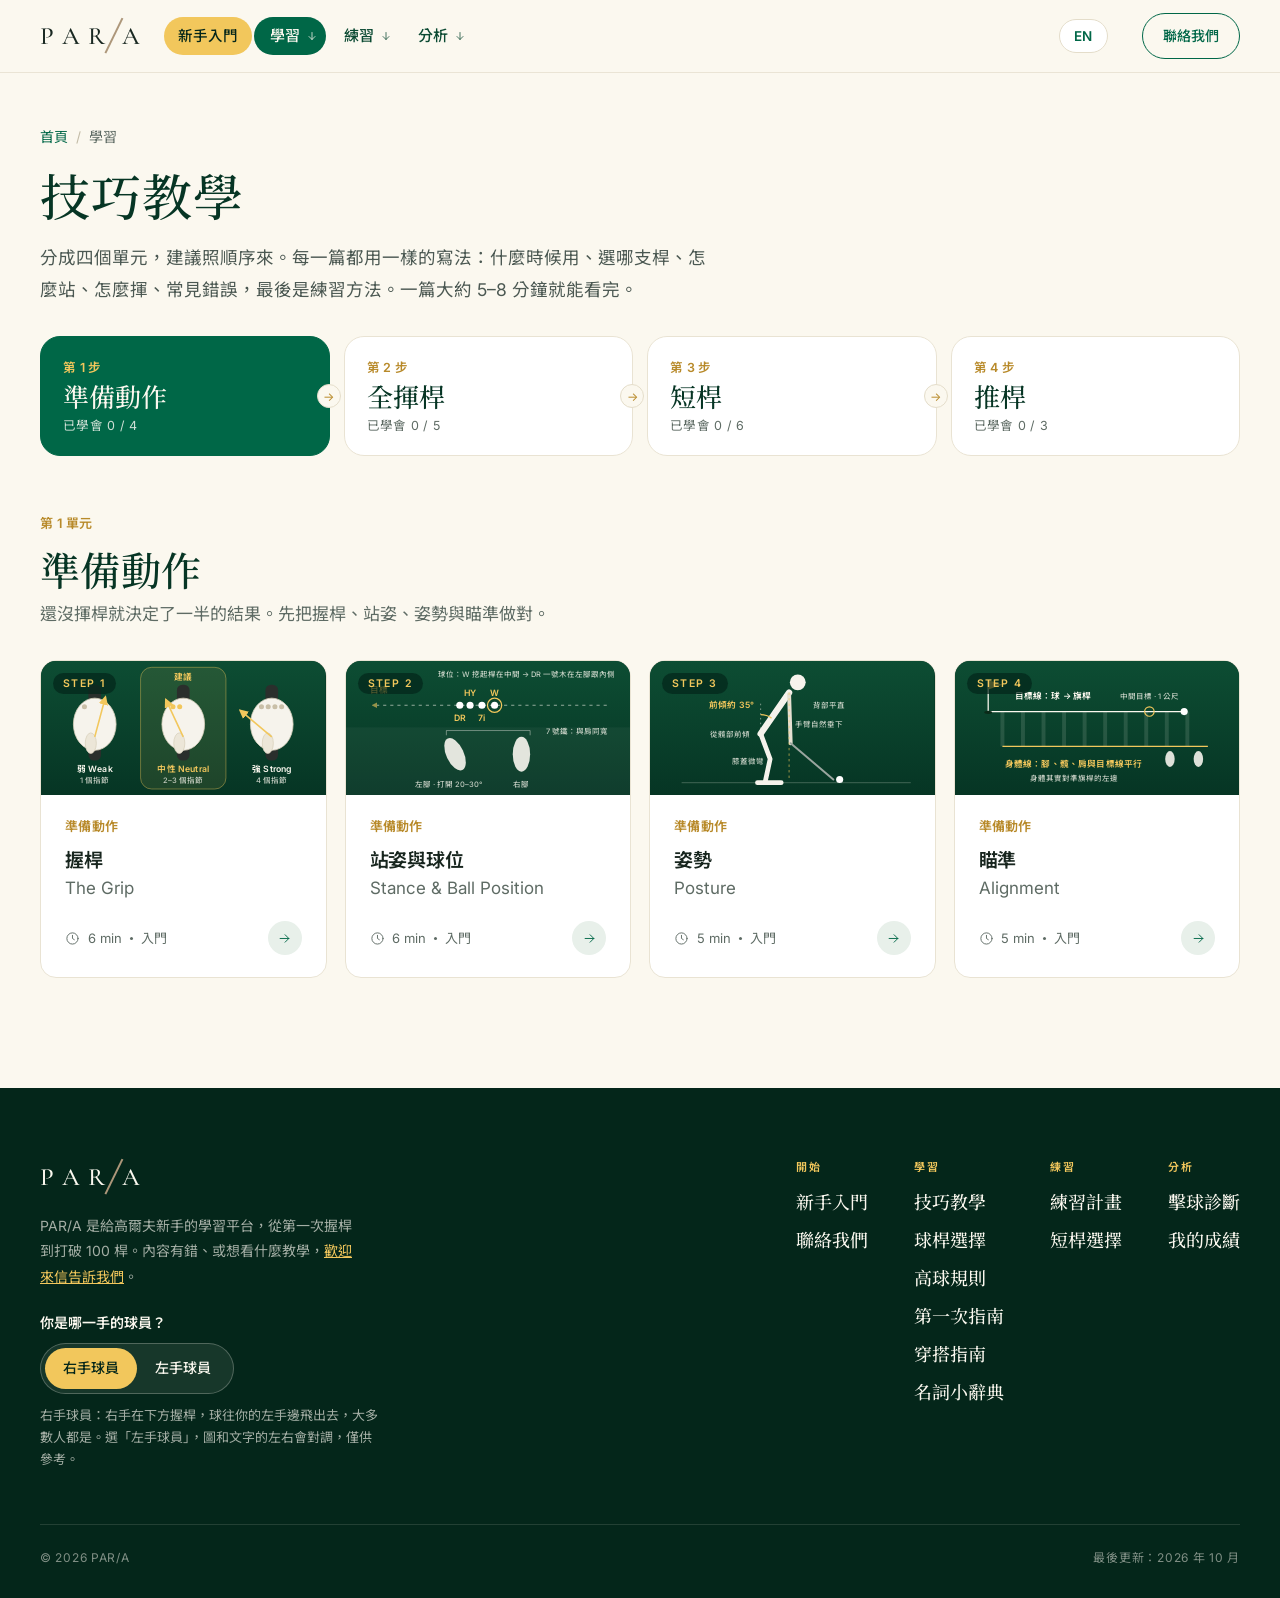
<file: golf-lab/learn.html>
<!doctype html>
<html lang="zh-Hant">
<head>
  <meta charset="utf-8">
  <meta name="viewport" content="width=device-width, initial-scale=1, viewport-fit=cover">
  <title>技巧教學 | PAR/A</title>
  <meta name="description" content="Chipping、Putting、Pitching、Bunker、Full Swing 教學，每篇都用固定格式。">
  <meta name="theme-color" content="#192821">
  <link rel="icon" type="image/png" href="assets/img/para-favicon.png">
  <link rel="apple-touch-icon" href="assets/img/para-mark.png">
  <link rel="manifest" href="manifest.webmanifest">
  <meta name="apple-mobile-web-app-capable" content="yes">
  <meta name="mobile-web-app-capable" content="yes">
  <meta name="apple-mobile-web-app-title" content="PAR/A">
  <meta name="apple-mobile-web-app-status-bar-style" content="default">
  <link rel="preconnect" href="https://fonts.googleapis.com">
  <link rel="preconnect" href="https://fonts.gstatic.com" crossorigin>
  <link href="https://fonts.googleapis.com/css2?family=Cormorant+Garamond:ital,wght@0,300;0,400;0,500;0,600;1,400;1,500&family=Inter:wght@400;500;600&family=Noto+Sans+TC:wght@400;500;600&family=Noto+Serif+TC:wght@400;500&family=Source+Serif+4:opsz,wght@8..60,400;8..60,500;8..60,600&display=swap" rel="stylesheet">
  <link rel="stylesheet" href="assets/style.css">
</head>
<body data-page="learn">
  <header id="site-header"></header>
  <main class="page" id="learnRoot"></main>

  <footer id="site-footer"></footer>
  <script src="assets/data.js"></script>
  <script src="assets/beginner.js"></script>
  <script src="assets/en.js"></script>
  <script src="assets/app.js"></script>
</body>
</html>
</file>
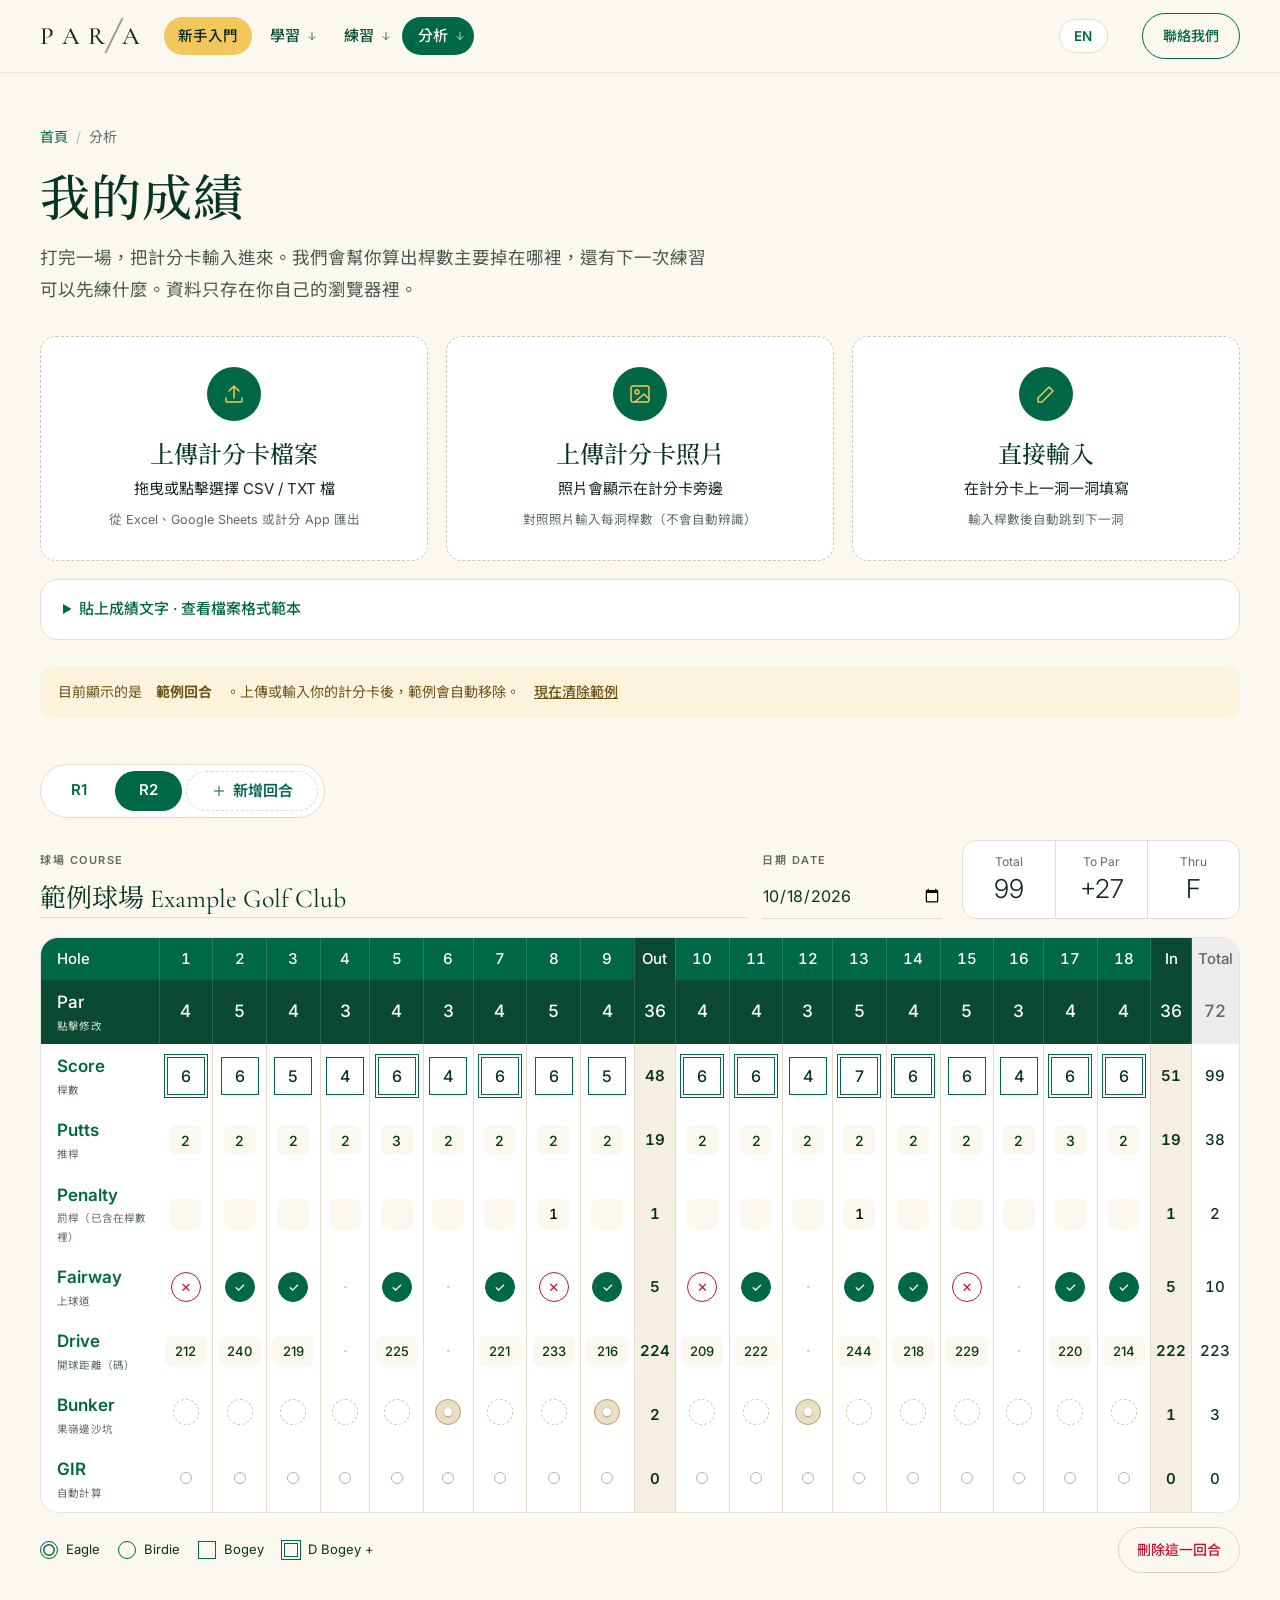
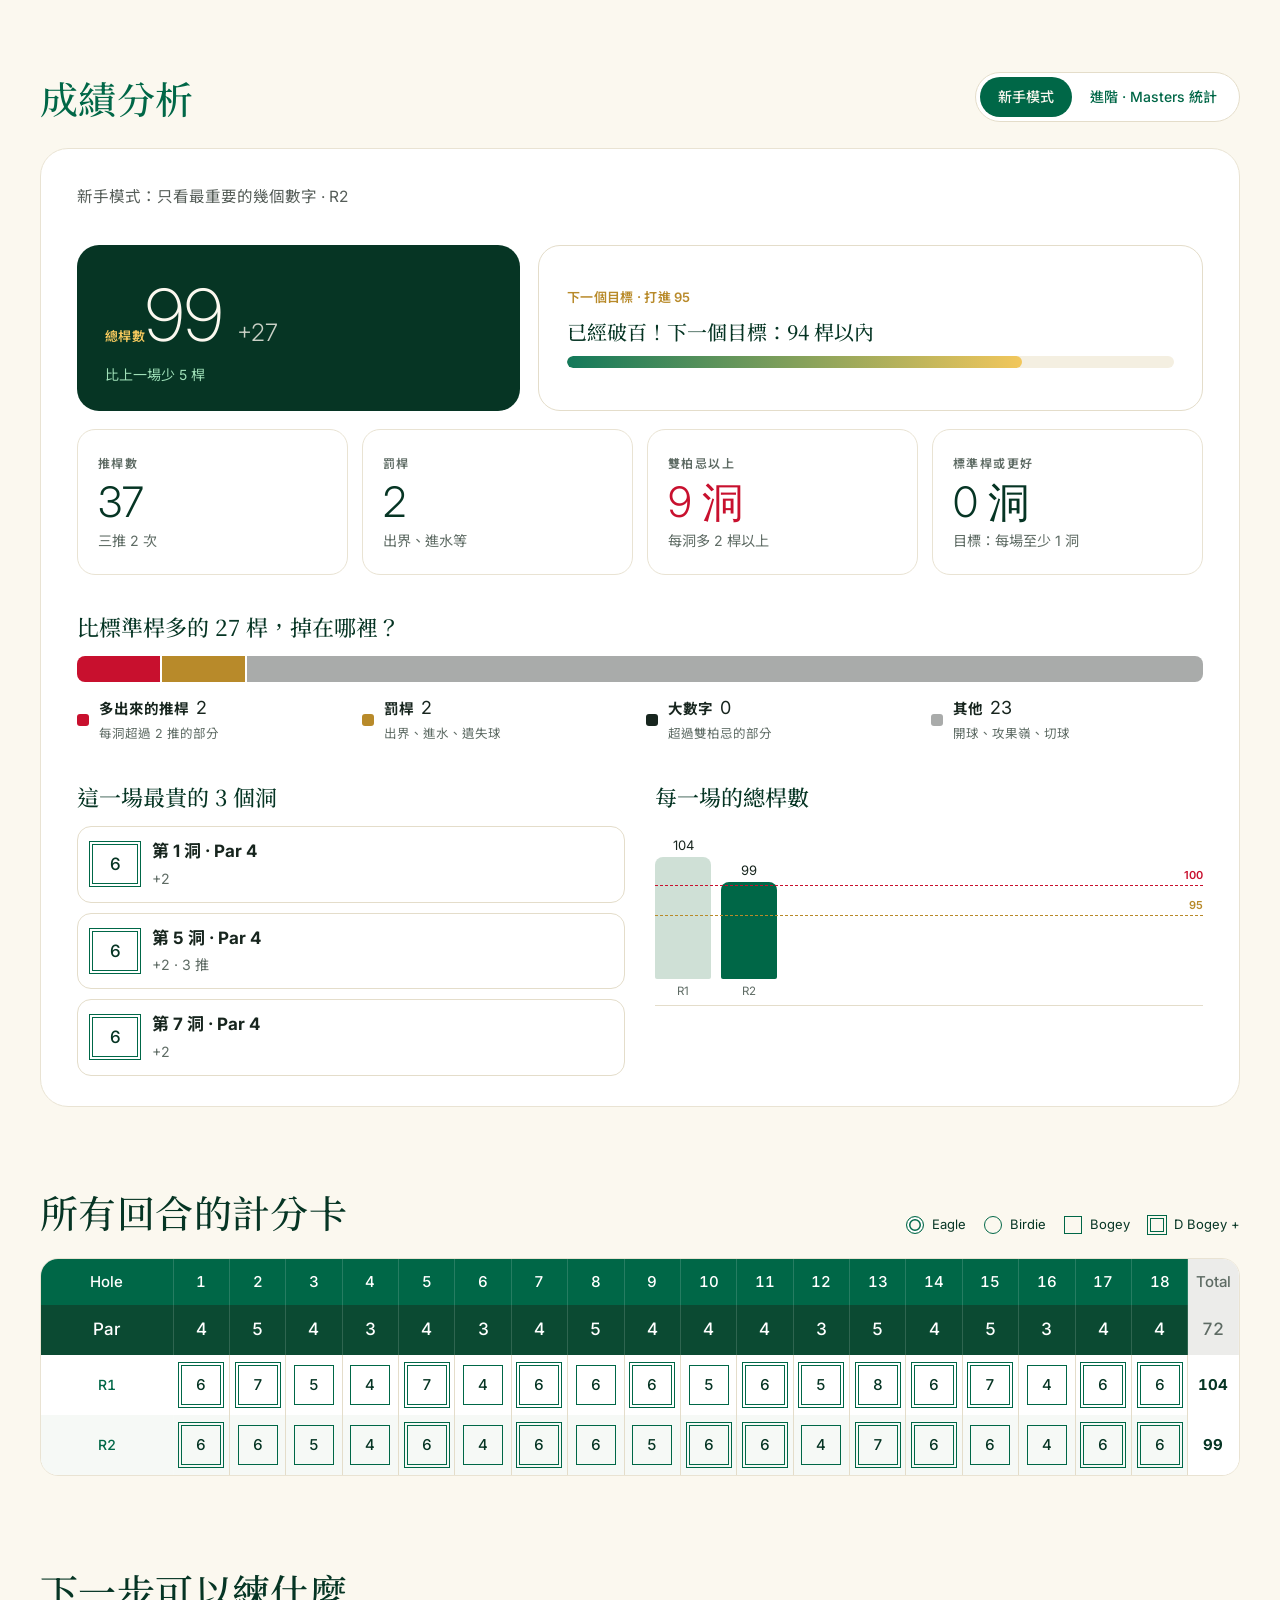
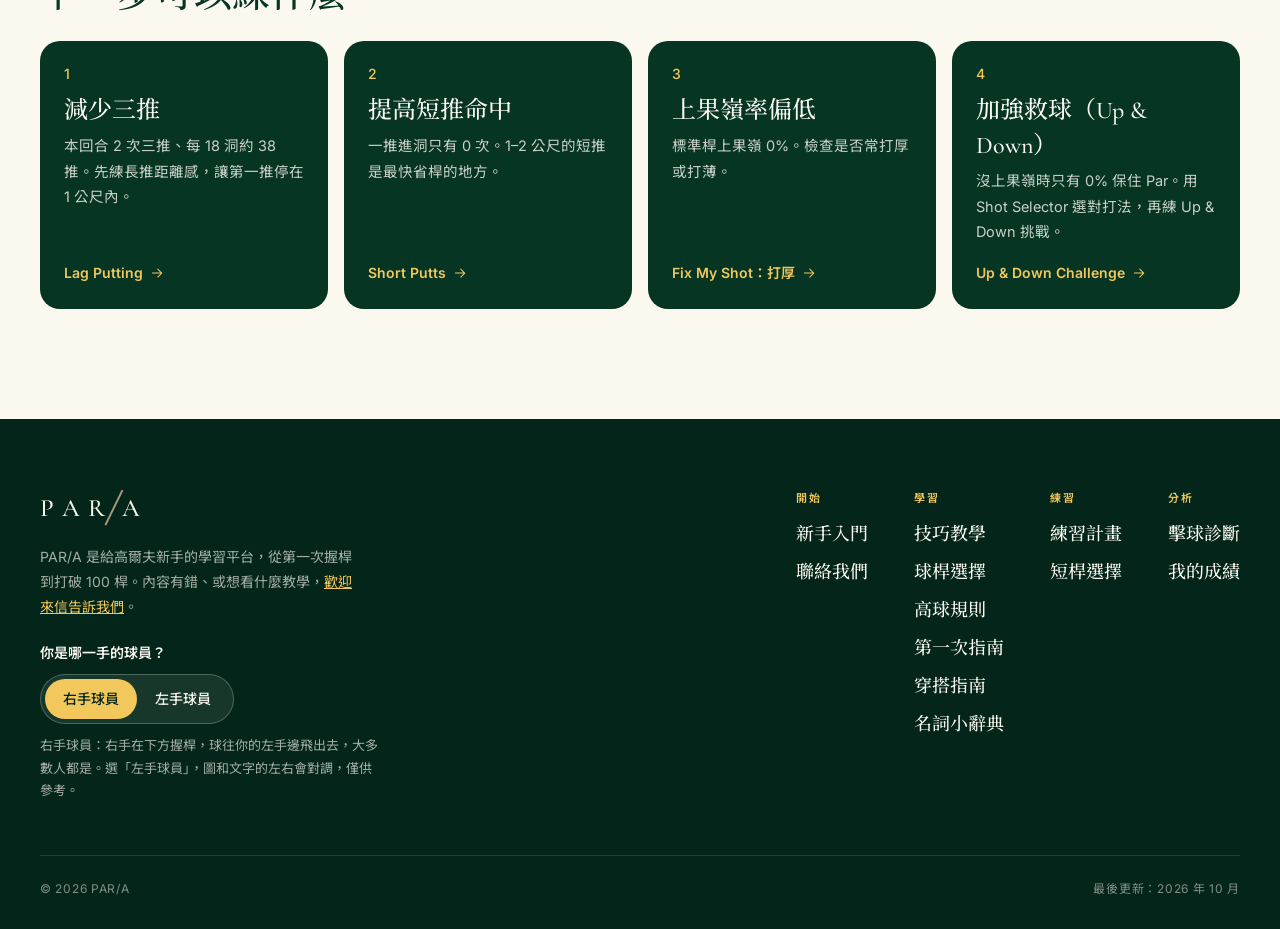
<file: golf-lab/my-game.html>
<!doctype html>
<html lang="zh-Hant">
<head>
  <meta charset="utf-8">
  <meta name="viewport" content="width=device-width, initial-scale=1, viewport-fit=cover">
  <title>我的成績 | PAR/A</title>
  <meta name="description" content="上傳或輸入你的計分卡，用 Masters 風格的統計分析你的成績。">
  <meta name="theme-color" content="#192821">
  <link rel="icon" type="image/png" href="assets/img/para-favicon.png">
  <link rel="apple-touch-icon" href="assets/img/para-mark.png">
  <link rel="manifest" href="manifest.webmanifest">
  <meta name="apple-mobile-web-app-capable" content="yes">
  <meta name="mobile-web-app-capable" content="yes">
  <meta name="apple-mobile-web-app-title" content="PAR/A">
  <meta name="apple-mobile-web-app-status-bar-style" content="default">
  <link rel="preconnect" href="https://fonts.googleapis.com">
  <link rel="preconnect" href="https://fonts.gstatic.com" crossorigin>
  <link href="https://fonts.googleapis.com/css2?family=Cormorant+Garamond:ital,wght@0,300;0,400;0,500;0,600;1,400;1,500&family=Inter:wght@400;500;600&family=Noto+Sans+TC:wght@400;500;600&family=Noto+Serif+TC:wght@400;500&family=Source+Serif+4:opsz,wght@8..60,400;8..60,500;8..60,600&display=swap" rel="stylesheet">
  <link rel="stylesheet" href="assets/style.css">
</head>
<body data-page="mygame">
  <header id="site-header"></header>
  <main class="page mygame">
    <header class="page-head wrap">
      <nav class="crumbs" aria-label="目前位置"><a href="index.html">首頁</a><span>/</span>分析</nav>
      <h1>我的成績</h1>
      <p class="lead">打完一場，把計分卡輸入進來。我們會幫你算出桿數主要掉在哪裡，還有下一次練習可以先練什麼。資料只存在你自己的瀏覽器裡。</p>
    </header>

    <div class="wrap">
      <section class="upload-sec" aria-labelledby="up-h">
        <h2 id="up-h" class="sr-only">上傳計分卡</h2>
        <div class="upload-grid">
          <label class="drop" id="dropZone">
            <input id="fileCsv" type="file" accept=".csv,.txt,.tsv,text/csv,text/plain,image/*" class="sr-only">
            <span class="drop-ico" data-icon="upload"></span>
            <strong>上傳計分卡檔案</strong>
            <span>拖曳或點擊選擇 CSV / TXT 檔</span>
            <small>從 Excel、Google Sheets 或計分 App 匯出</small>
          </label>
          <label class="drop">
            <input id="filePhoto" type="file" accept="image/*" class="sr-only">
            <span class="drop-ico" data-icon="image"></span>
            <strong>上傳計分卡照片</strong>
            <span>照片會顯示在計分卡旁邊</span>
            <small>對照照片輸入每洞桿數（不會自動辨識）</small>
          </label>
          <button type="button" class="drop" id="manualBtn">
            <span class="drop-ico" data-icon="edit"></span>
            <strong>直接輸入</strong>
            <span>在計分卡上一洞一洞填寫</span>
            <small>輸入桿數後自動跳到下一洞</small>
          </button>
        </div>
        <details class="paste">
          <summary>貼上成績文字 · 查看檔案格式範本</summary>
          <div class="paste-body">
            <div>
              <p>每一列以名稱開頭，接著 18 洞的數字。Putts、Penalty（罰桿）、Fairway（1 = 上球道）、Drive（開球碼數）與 Bunker（1 = 進了果嶺邊沙坑）都可以省略。</p>
              <pre id="tpl">Course,Pacific Links
Date,2026-10-25
Par,4,5,4,3,4,3,4,5,4,4,4,3,5,4,5,3,4,4
Score,5,5,4,4,5,3,5,6,4,5,4,3,6,4,6,4,4,5
Putts,2,2,1,2,2,2,2,2,2,2,2,1,2,2,2,2,2,2
Penalty,0,1,0,0,0,0,0,0,0,0,0,0,0,0,1,0,0,0
Fairway,1,1,0,,1,,1,0,1,0,1,,1,1,0,,1,1
Drive,215,230,205,,220,,210,225,218,200,212,,236,214,222,,219,208
Bunker,0,0,0,1,0,0,0,0,0,0,0,1,0,0,0,0,0,0</pre>
              <button type="button" class="btn ghost" id="copyTpl">複製範本</button>
            </div>
            <div>
              <label for="pasteArea" class="paste-label">貼上你的成績</label>
              <textarea id="pasteArea" rows="7" placeholder="Score,5,5,4,4,5,3,5,6,4,5,4,3,6,4,6,4,4,5"></textarea>
              <button type="button" class="btn" id="pasteBtn">匯入成績</button>
            </div>
          </div>
        </details>
      </section>

      <p class="sample-note" id="sampleNote" hidden>目前顯示的是 <b>範例回合</b>。上傳或輸入你的計分卡後，範例會自動移除。<button type="button" class="link-btn" id="clearSample">現在清除範例</button></p>

      <section class="round-sec" id="scorecardSec">
        <div class="pill-tabs round-tabs" role="tablist" id="roundTabs"></div>
        <div class="round-head" id="roundHead"></div>
        <div class="card-layout">
          <div class="score-wrap" id="editCard"></div>
          <figure class="photo-box" id="photoBox" hidden>
            <img id="photoImg" alt="上傳的計分卡照片">
            <figcaption>計分卡照片 <button type="button" class="link-btn" id="removePhoto">移除</button></figcaption>
          </figure>
        </div>
        <div class="card-foot">
          <div class="legend"><span><i class="cc"></i>Eagle</span><span><i class="c"></i>Birdie</span><span><i></i>Bogey</span><span><i class="dd"></i>D Bogey +</span></div>
          <button type="button" class="btn ghost danger" id="delRound">刪除這一回合</button>
        </div>
      </section>

      <section class="stats-sec">
        <div class="stats-head"><h2 class="sec-title">成績分析</h2><div class="toggle mode-toggle" id="modeToggle" role="group" aria-label="統計模式"></div></div>
        <div class="pill-tabs stat-tabs" role="tablist" id="statTabs"></div>
        <div class="stat-body" id="statBody"></div>
      </section>

      <section class="official-sec">
        <div class="official-head"><h2 class="sec-title">所有回合的計分卡</h2>
        <div class="legend"><span><i class="cc"></i>Eagle</span><span><i class="c"></i>Birdie</span><span><i></i>Bogey</span><span><i class="dd"></i>D Bogey +</span></div></div>
        <div class="score-wrap" id="officialCard"></div>
      </section>
      <section class="insight-sec">
                <h2 class="sec-title">下一步可以練什麼</h2>
        <div class="insights" id="insights"></div>
      </section>

    </div>
    <div class="toast" id="toast" role="status" aria-live="polite"></div>
  </main>

  <footer id="site-footer"></footer>
  <script src="assets/data.js"></script>
  <script src="assets/beginner.js"></script>
  <script src="assets/en.js"></script>
  <script src="assets/app.js"></script>
  <script src="assets/mygame.js"></script>
  <script>document.querySelectorAll('[data-icon]').forEach(function (el) { el.innerHTML = GL.icon(el.getAttribute('data-icon')); });</script>
</body>
</html>
</file>
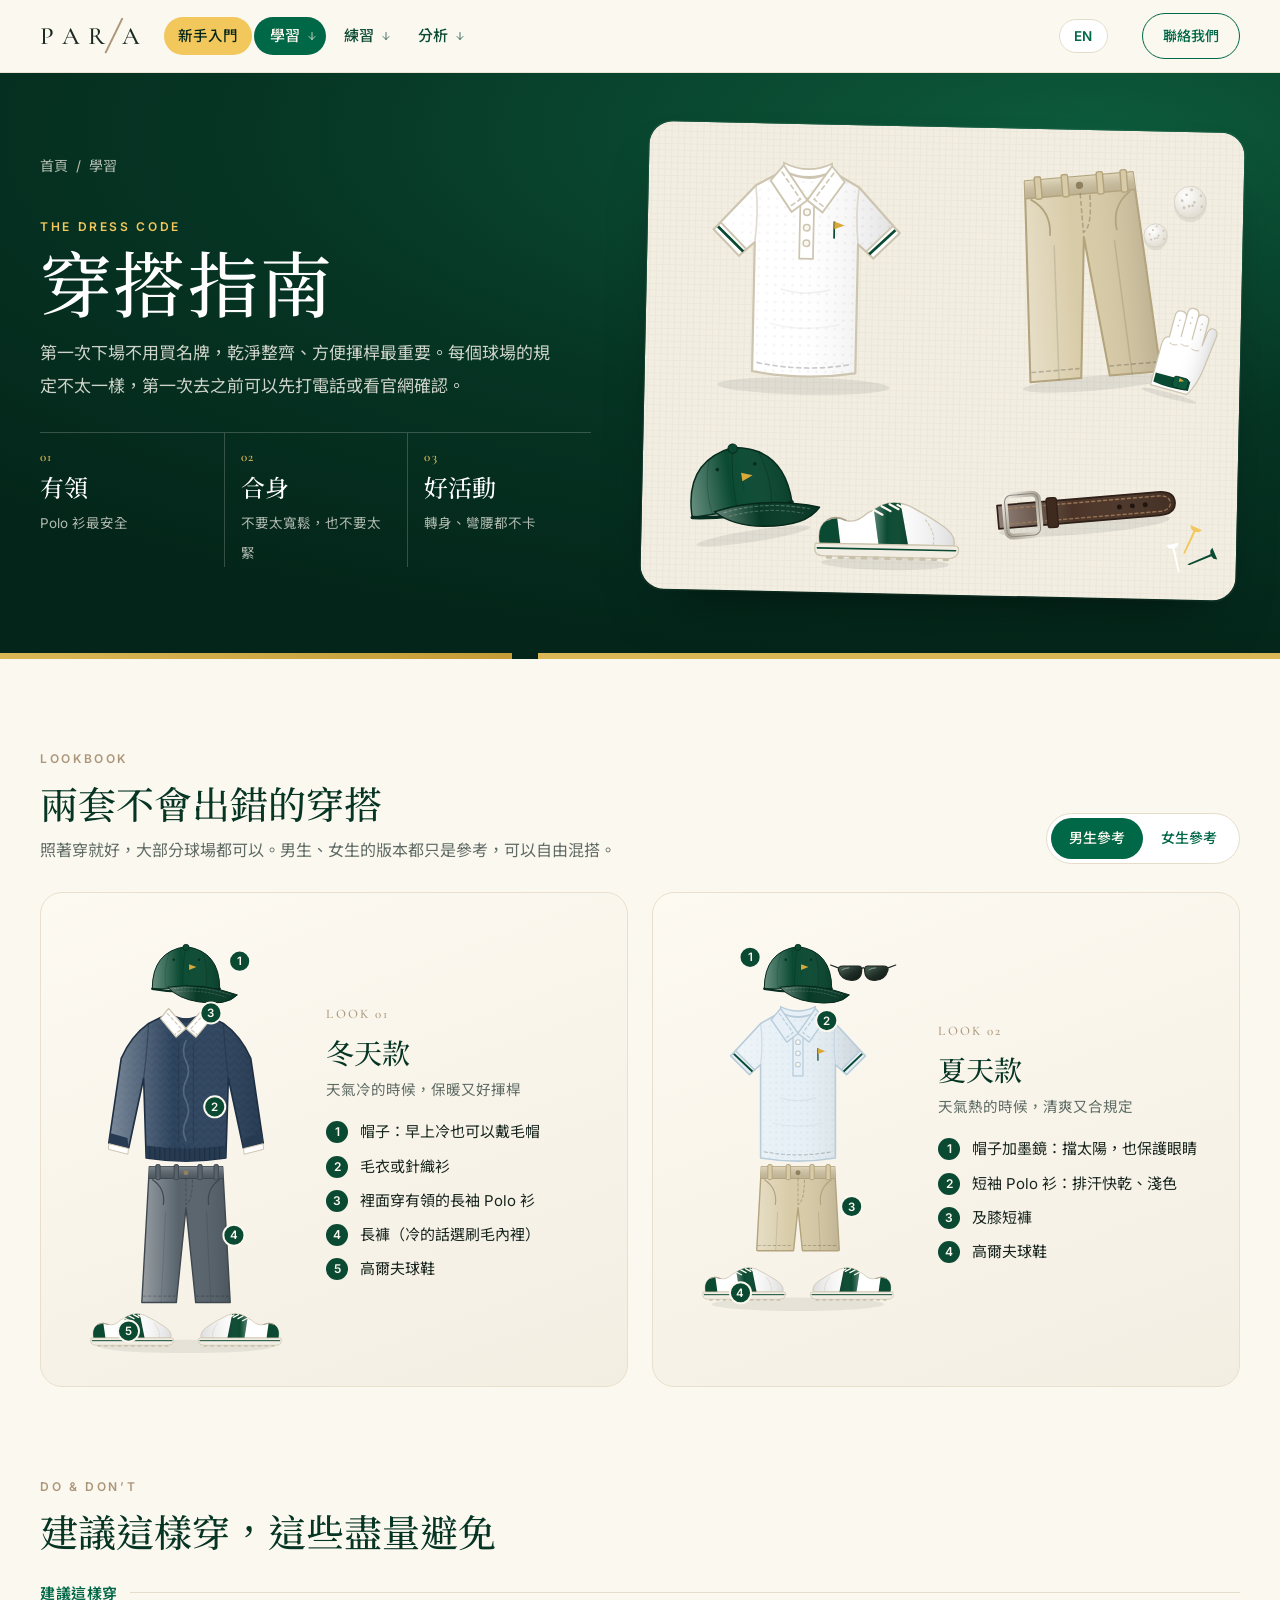
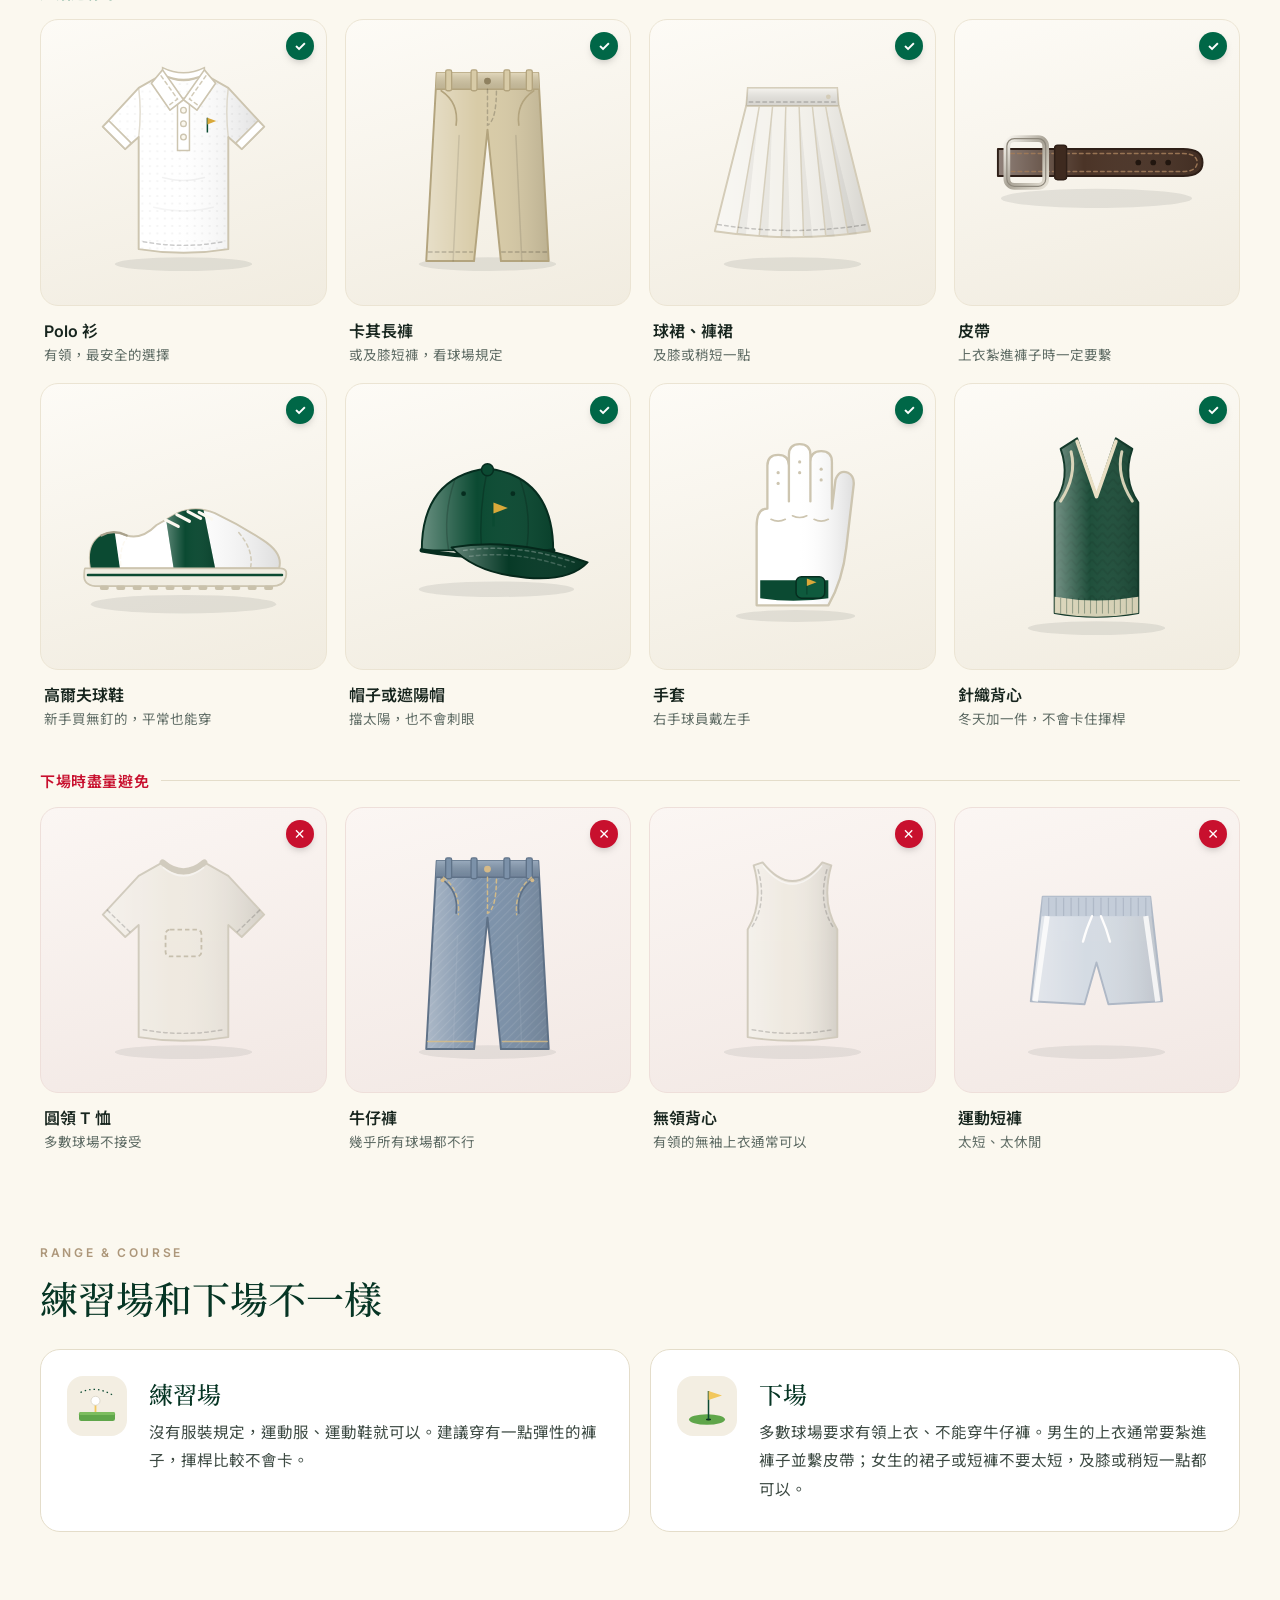
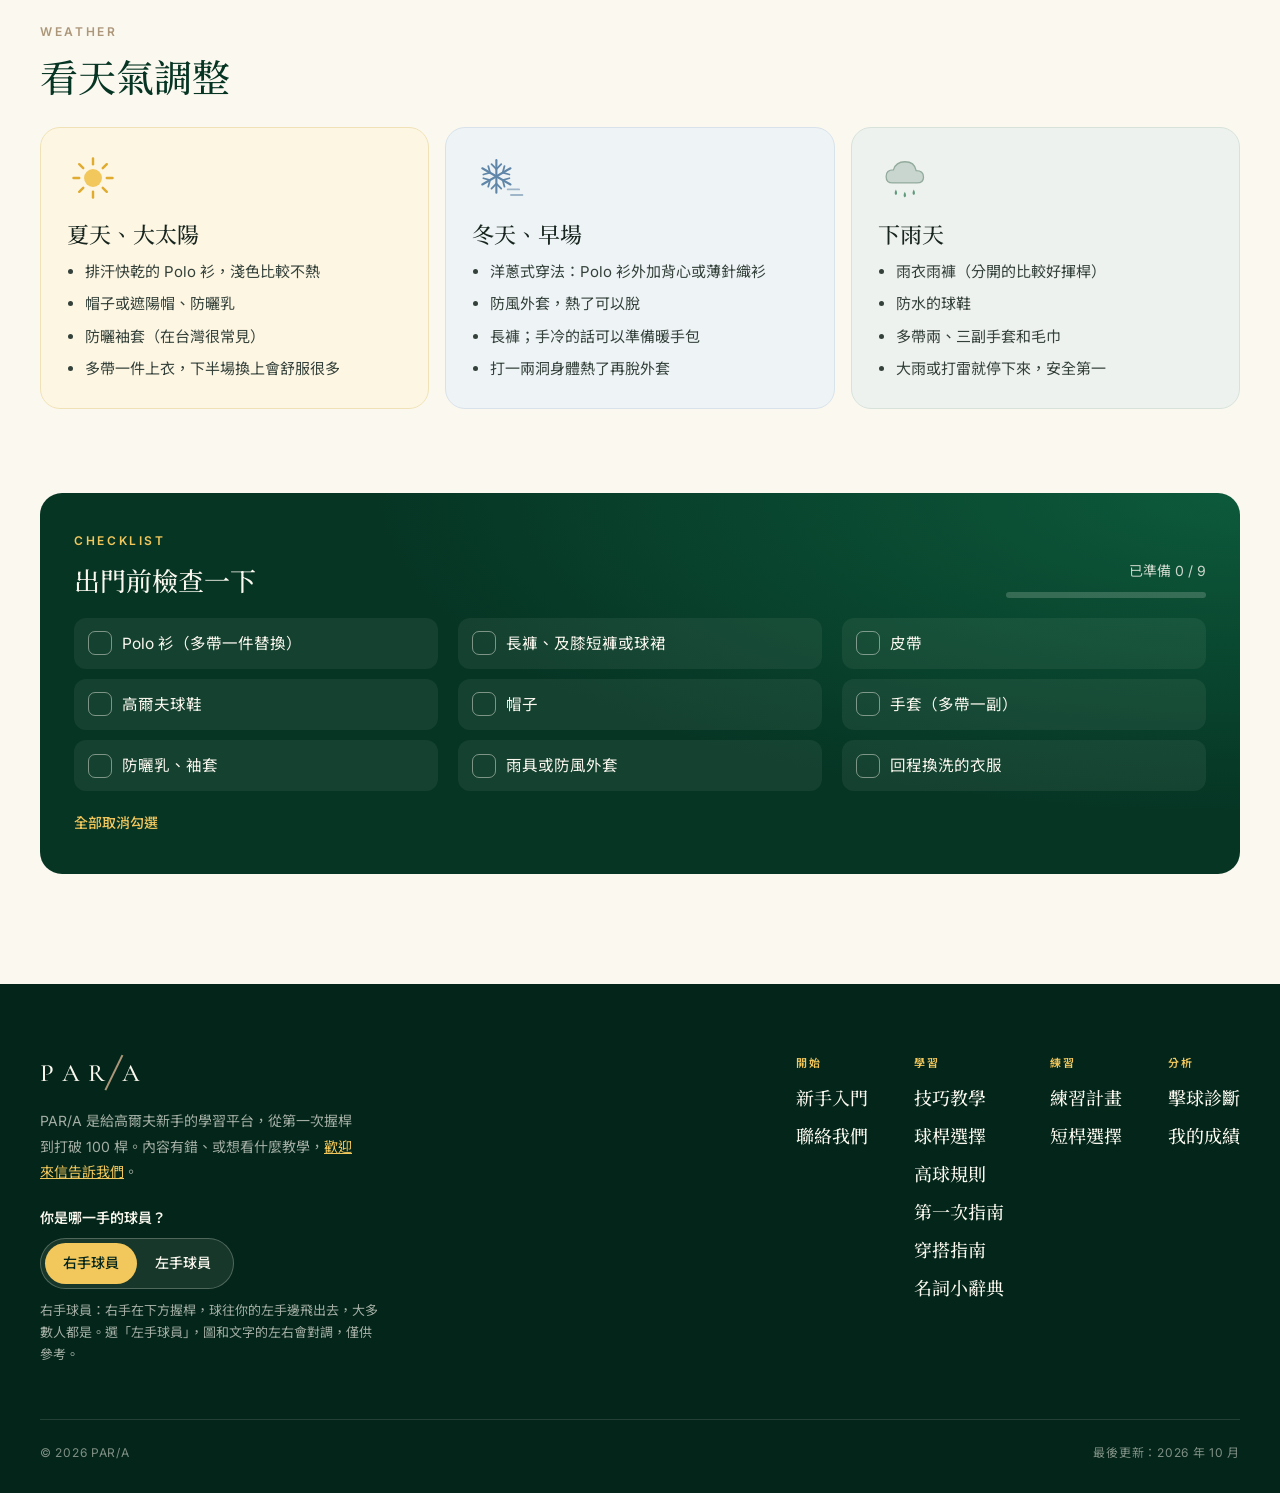
<file: golf-lab/outfit.html>
<!doctype html>
<html lang="zh-Hant">
<head>
  <meta charset="utf-8">
  <meta name="viewport" content="width=device-width, initial-scale=1, viewport-fit=cover">
  <title>穿搭指南 | PAR/A</title>
  <meta name="description" content="打高爾夫要穿什麼：建議與避免的穿搭、看天氣調整，以及出門前的檢查清單。">
  <meta name="theme-color" content="#192821">
  <link rel="icon" type="image/png" href="assets/img/para-favicon.png">
  <link rel="apple-touch-icon" href="assets/img/para-mark.png">
  <link rel="manifest" href="manifest.webmanifest">
  <meta name="apple-mobile-web-app-capable" content="yes">
  <meta name="mobile-web-app-capable" content="yes">
  <meta name="apple-mobile-web-app-title" content="PAR/A">
  <meta name="apple-mobile-web-app-status-bar-style" content="default">
  <link rel="preconnect" href="https://fonts.googleapis.com">
  <link rel="preconnect" href="https://fonts.gstatic.com" crossorigin>
  <link href="https://fonts.googleapis.com/css2?family=Cormorant+Garamond:ital,wght@0,300;0,400;0,500;0,600;1,400;1,500&family=Inter:wght@400;500;600&family=Noto+Sans+TC:wght@400;500;600&family=Noto+Serif+TC:wght@400;500&family=Source+Serif+4:opsz,wght@8..60,400;8..60,500;8..60,600&display=swap" rel="stylesheet">
  <link rel="stylesheet" href="assets/style.css">
</head>
<body data-page="outfit">
  <header id="site-header"></header>
  <main class="page of-page">
    <section class="of-hero">
      <div class="wrap of-hero-in">
        <div class="of-hero-text">
          <nav class="crumbs" aria-label="目前位置"><a href="index.html">首頁</a><span>/</span>學習</nav>
          <span class="of-kicker">The Dress Code</span>
          <h1>穿搭指南</h1>
          <p class="of-lead">第一次下場不用買名牌，乾淨整齊、方便揮桿最重要。每個球場的規定不太一樣，第一次去之前可以先打電話或看官網確認。</p>
          <ol class="of-rules">
            <li><b>01</b><strong>有領</strong><span>Polo 衫最安全</span></li>
            <li><b>02</b><strong>合身</strong><span>不要太寬鬆，也不要太緊</span></li>
            <li><b>03</b><strong>好活動</strong><span>轉身、彎腰都不卡</span></li>
          </ol>
        </div>
        <figure class="of-hero-art" id="ofFlat"></figure>
      </div>
    </section>

    <div class="wrap">
      <section class="of-sec">
        <header class="of-head of-head-row"><div><span class="of-kicker">Lookbook</span><h2>兩套不會出錯的穿搭</h2><p>照著穿就好，大部分球場都可以。男生、女生的版本都只是參考，可以自由混搭。</p></div><div class="toggle of-seg" role="group" aria-label="穿搭參考"><button type="button" data-lookfor="m" aria-pressed="true">男生參考</button><button type="button" data-lookfor="f" aria-pressed="false">女生參考</button></div></header>
        <div class="of-looks" id="ofLooks"></div>
      </section>

      <section class="of-sec">
        <header class="of-head"><span class="of-kicker">Do &amp; Don’t</span><h2>建議這樣穿，這些盡量避免</h2></header>
        <h3 class="of-sub ok">建議這樣穿</h3>
        <div class="of-grid" id="outfitDo"></div>
        <h3 class="of-sub no">下場時盡量避免</h3>
        <div class="of-grid no" id="outfitDont"></div>
      </section>

      <section class="of-sec">
        <header class="of-head"><span class="of-kicker">Range &amp; Course</span><h2>練習場和下場不一樣</h2></header>
        <div class="of-where">
          <div class="of-card" data-ico="range"><h3>練習場</h3><p>沒有服裝規定，運動服、運動鞋就可以。建議穿有一點彈性的褲子，揮桿比較不會卡。</p></div>
          <div class="of-card" data-ico="course"><h3>下場</h3><p>多數球場要求有領上衣、不能穿牛仔褲。男生的上衣通常要紮進褲子並繫皮帶；女生的裙子或短褲不要太短，及膝或稍短一點都可以。</p></div>
        </div>
      </section>

      <section class="of-sec">
        <header class="of-head"><span class="of-kicker">Weather</span><h2>看天氣調整</h2></header>
        <div class="weather-grid of-weather">
          <div class="weather sun" data-ico="sun"><strong>夏天、大太陽</strong><ul><li>排汗快乾的 Polo 衫，淺色比較不熱</li><li>帽子或遮陽帽、防曬乳</li><li>防曬袖套（在台灣很常見）</li><li>多帶一件上衣，下半場換上會舒服很多</li></ul></div>
          <div class="weather cold" data-ico="cold"><strong>冬天、早場</strong><ul><li>洋蔥式穿法：Polo 衫外加背心或薄針織衫</li><li>防風外套，熱了可以脫</li><li>長褲；手冷的話可以準備暖手包</li><li>打一兩洞身體熱了再脫外套</li></ul></div>
          <div class="weather rain" data-ico="rain"><strong>下雨天</strong><ul><li>雨衣雨褲（分開的比較好揮桿）</li><li>防水的球鞋</li><li>多帶兩、三副手套和毛巾</li><li>大雨或打雷就停下來，安全第一</li></ul></div>
        </div>
      </section>

      <section class="outfit-check of-check">
        <div class="of-check-head"><div><span class="of-kicker">Checklist</span><h3>出門前檢查一下</h3></div><div class="of-progress"><span id="ofCount"></span><i><b id="ofBar"></b></i></div></div>
        <ul class="check-list" id="outfitCheck"></ul>
        <button type="button" class="link-btn" id="outfitReset">全部取消勾選</button>
      </section>
    </div>
  </main>

  <footer id="site-footer"></footer>
  <script src="assets/data.js"></script>
  <script src="assets/beginner.js"></script>
  <script src="assets/en.js"></script>
  <script src="assets/app.js"></script>
  <script src="assets/outfit.js"></script>
</body>
</html>
</file>
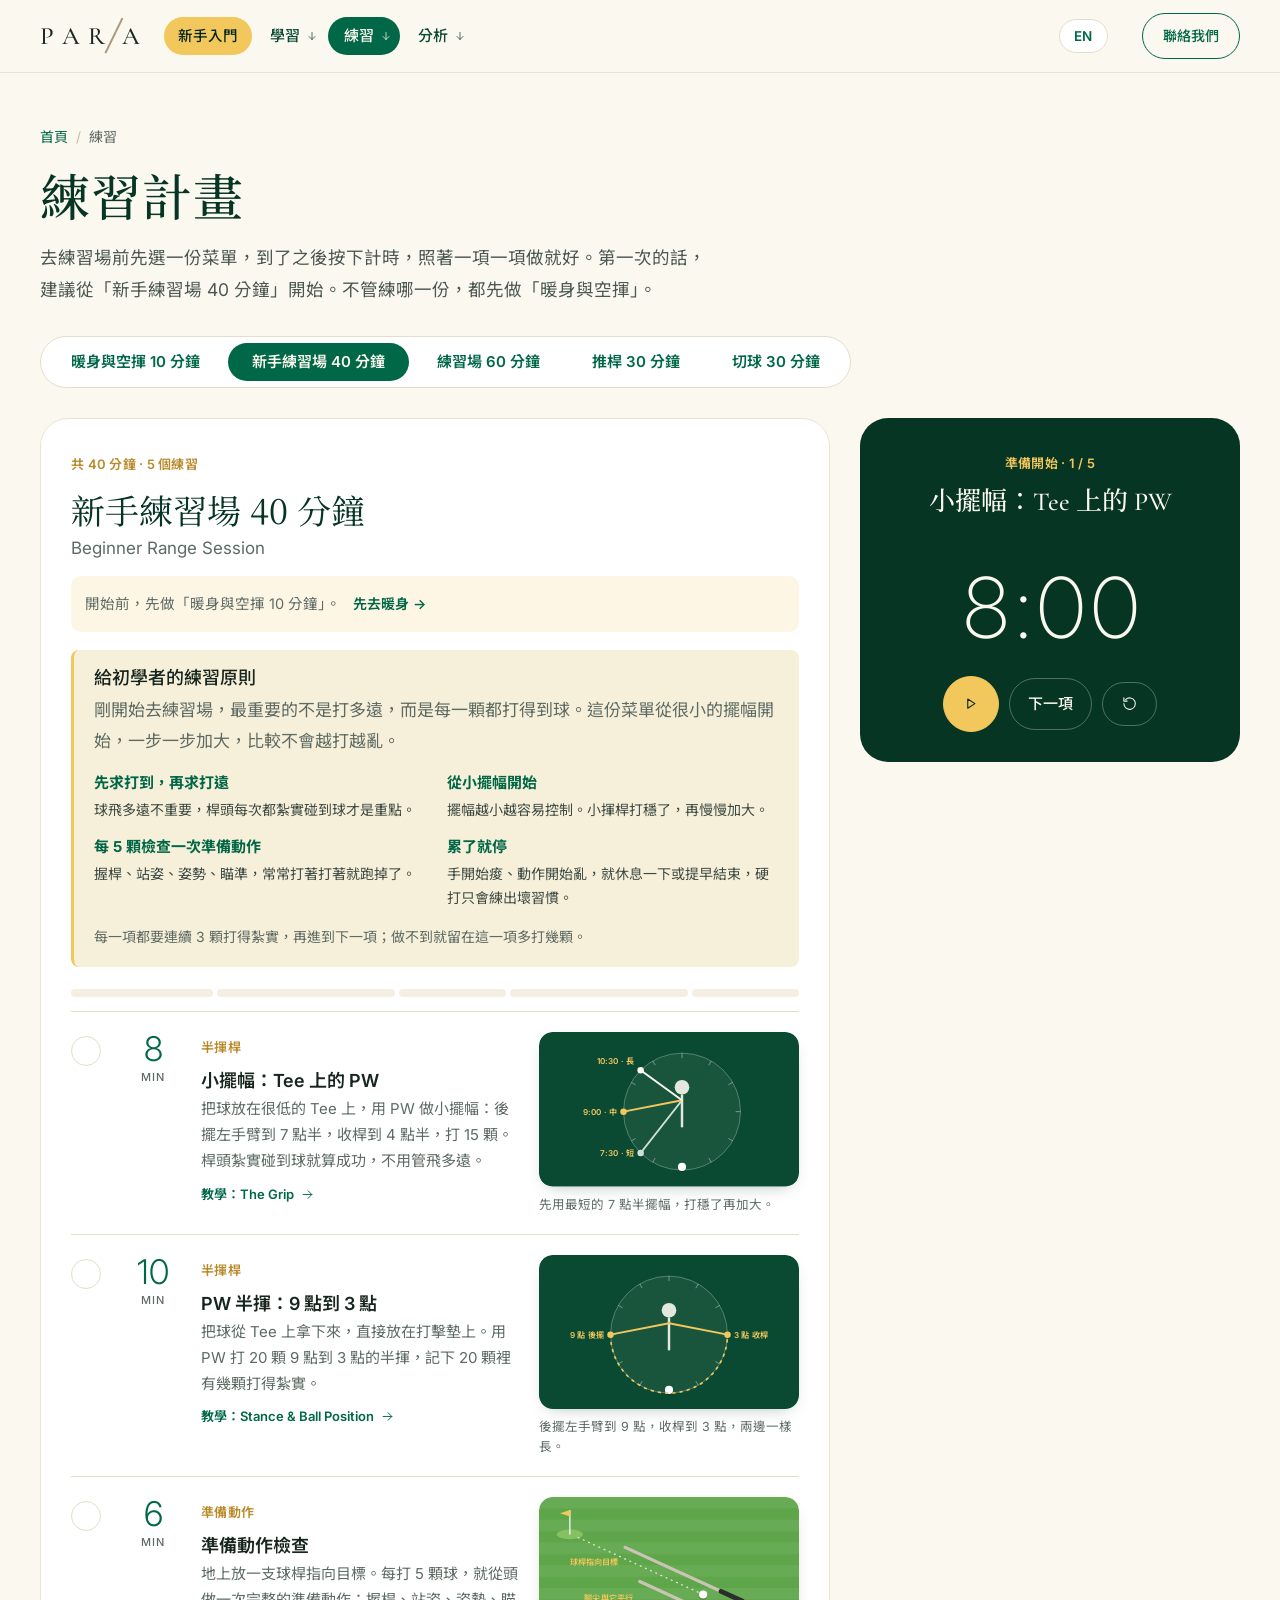
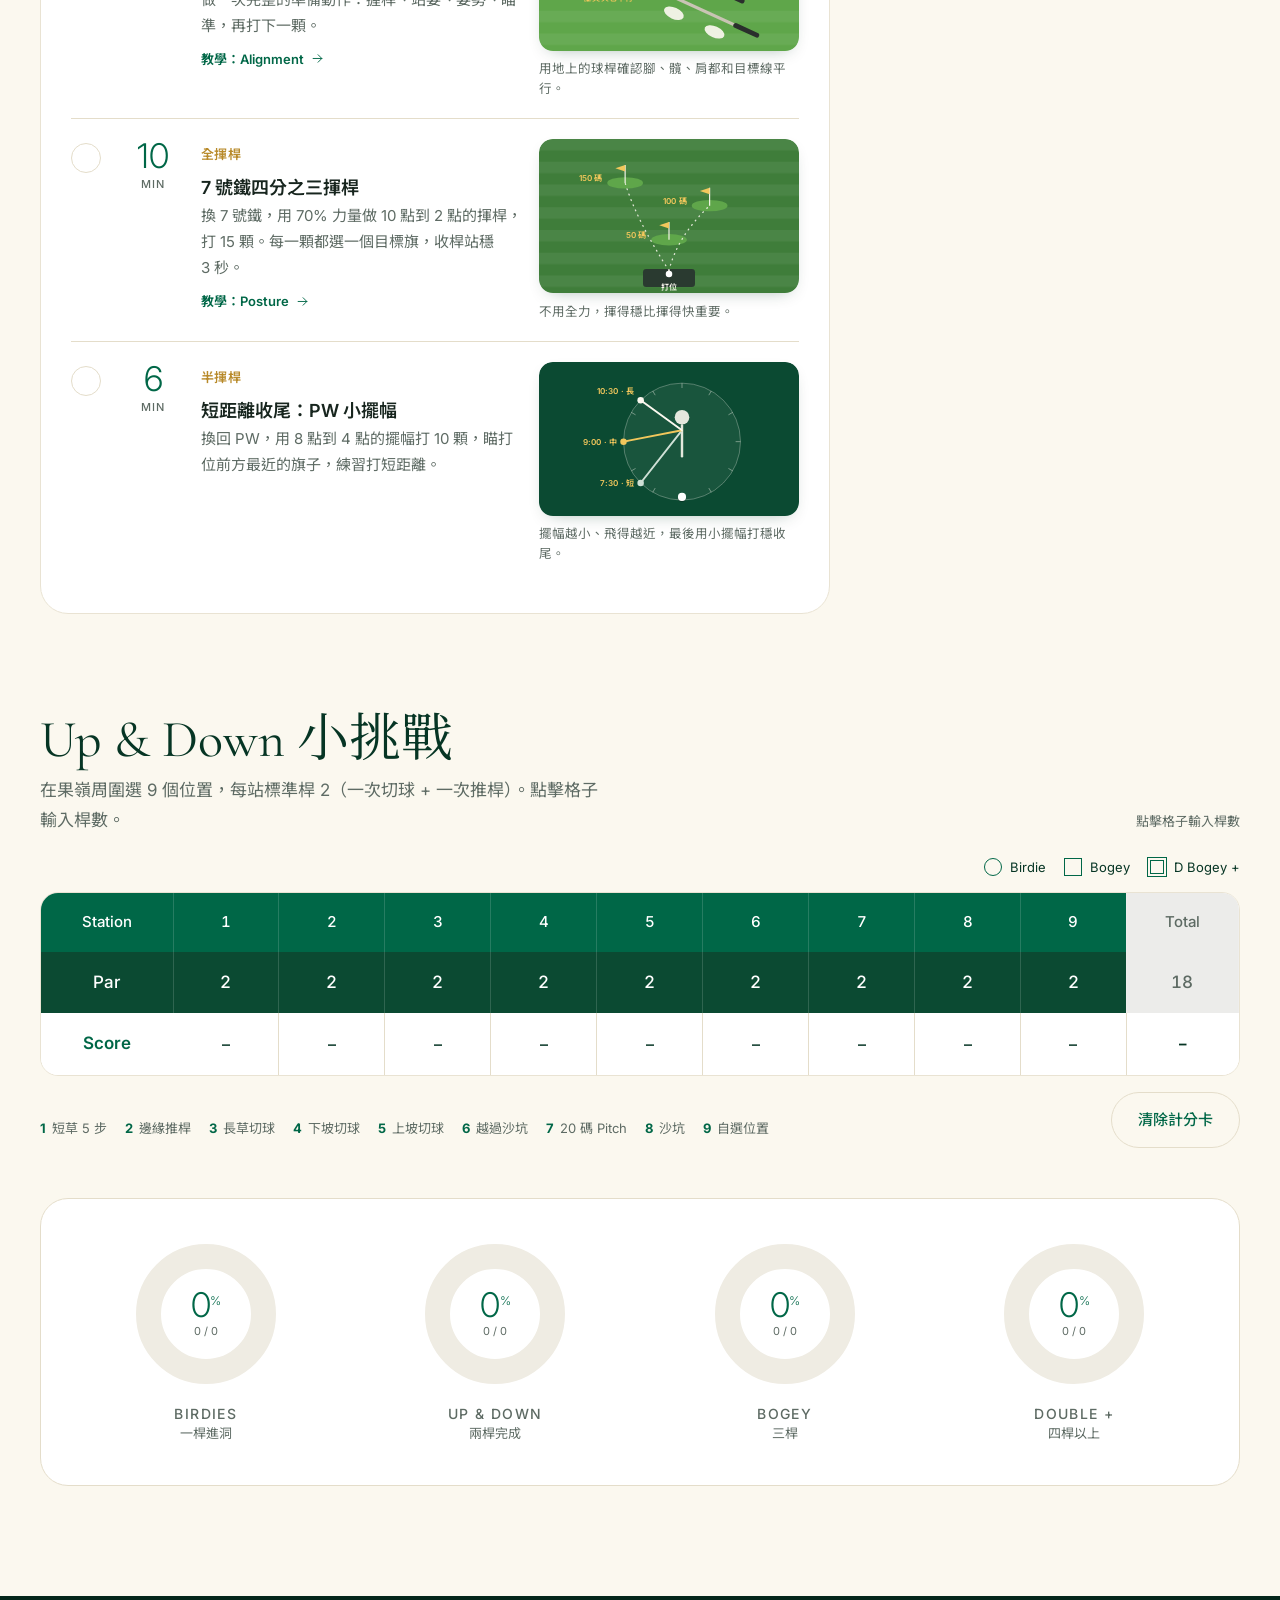
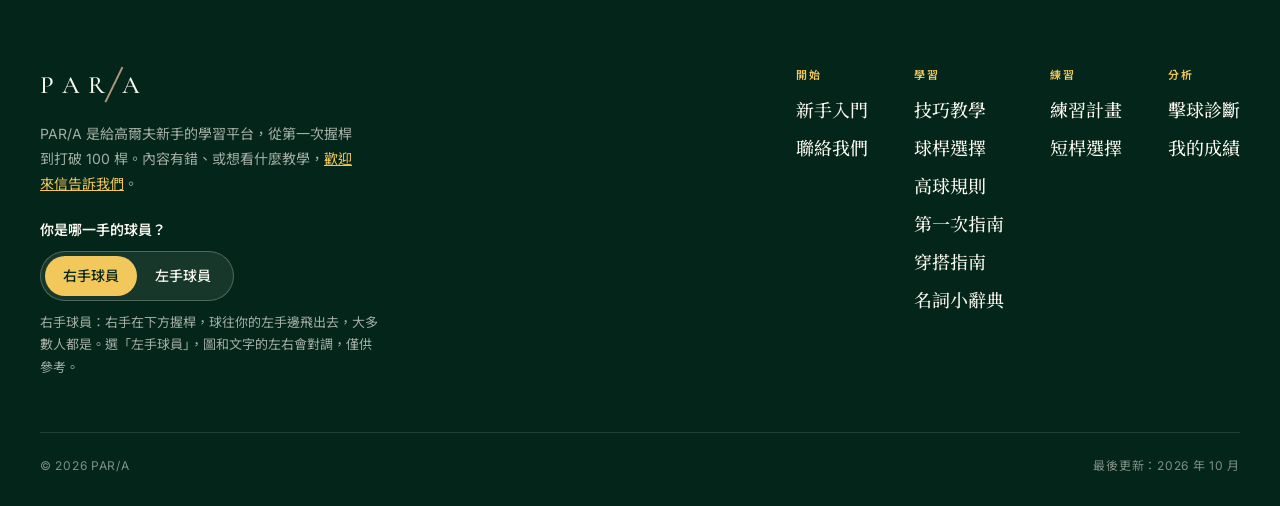
<file: golf-lab/practice.html>
<!doctype html>
<html lang="zh-Hant">
<head>
  <meta charset="utf-8">
  <meta name="viewport" content="width=device-width, initial-scale=1, viewport-fit=cover">
  <title>練習計畫 | PAR/A</title>
  <meta name="description" content="暖身、練習場、推桿與切球練習菜單，加上 Up &amp; Down 挑戰計分卡。">
  <meta name="theme-color" content="#192821">
  <link rel="icon" type="image/png" href="assets/img/para-favicon.png">
  <link rel="apple-touch-icon" href="assets/img/para-mark.png">
  <link rel="manifest" href="manifest.webmanifest">
  <meta name="apple-mobile-web-app-capable" content="yes">
  <meta name="mobile-web-app-capable" content="yes">
  <meta name="apple-mobile-web-app-title" content="PAR/A">
  <meta name="apple-mobile-web-app-status-bar-style" content="default">
  <link rel="preconnect" href="https://fonts.googleapis.com">
  <link rel="preconnect" href="https://fonts.gstatic.com" crossorigin>
  <link href="https://fonts.googleapis.com/css2?family=Cormorant+Garamond:ital,wght@0,300;0,400;0,500;0,600;1,400;1,500&family=Inter:wght@400;500;600&family=Noto+Sans+TC:wght@400;500;600&family=Noto+Serif+TC:wght@400;500&family=Source+Serif+4:opsz,wght@8..60,400;8..60,500;8..60,600&display=swap" rel="stylesheet">
  <link rel="stylesheet" href="assets/style.css">
</head>
<body data-page="practice">
  <header id="site-header"></header>
  <main class="page">
    <header class="page-head wrap">
      <nav class="crumbs" aria-label="目前位置"><a href="index.html">首頁</a><span>/</span>練習</nav>
      <h1>練習計畫</h1>
      <p class="lead">去練習場前先選一份菜單，到了之後按下計時，照著一項一項做就好。第一次的話，建議從「新手練習場 40 分鐘」開始。不管練哪一份，都先做「暖身與空揮」。</p>
    </header>
    <div class="wrap">
      <div class="pill-tabs" role="tablist">
        <button type="button" role="tab" data-plan="w10">暖身與空揮 10 分鐘<small>Warm up</small></button>
        <button type="button" role="tab" data-plan="b40">新手練習場 40 分鐘<small>Beginner</small></button>
        <button type="button" role="tab" data-plan="r60">練習場 60 分鐘<small>Range</small></button>
        <button type="button" role="tab" data-plan="p30">推桿 30 分鐘<small>Putting</small></button>
        <button type="button" role="tab" data-plan="c30">切球 30 分鐘<small>Chipping</small></button>
      </div>
      <div class="practice-top">
        <div class="plan-card">
          <div id="planHead"></div>
          <div class="plan-bar" id="planBar"></div>
          <ol class="plan-list" id="planList"></ol>
        </div>
        <aside class="timer-card" id="timer" aria-live="polite"></aside>
      </div>

      <section class="game-sec" id="updown">
        <div class="game-head">
          <div><h2>Up &amp; Down 小挑戰</h2>
            <p>在果嶺周圍選 9 個位置，每站標準桿 2（一次切球 + 一次推桿）。點擊格子輸入桿數。</p></div>
          <div class="topar-box" id="udToPar"></div>
        </div>
        <div class="legend"><span><i class="c"></i>Birdie</span><span><i></i>Bogey</span><span><i class="dd"></i>D Bogey +</span></div>
        <div class="score-wrap" id="udCard"></div>
        <div class="game-foot"><ul class="stations" id="udStations"></ul><button type="button" class="btn ghost" id="udReset">清除計分卡</button></div>
        <div class="stats" id="udStats"></div>
      </section>
    </div>
  </main>

  <footer id="site-footer"></footer>
  <script src="assets/data.js"></script>
  <script src="assets/beginner.js"></script>
  <script src="assets/en.js"></script>
  <script src="assets/app.js"></script>
</body>
</html>
</file>
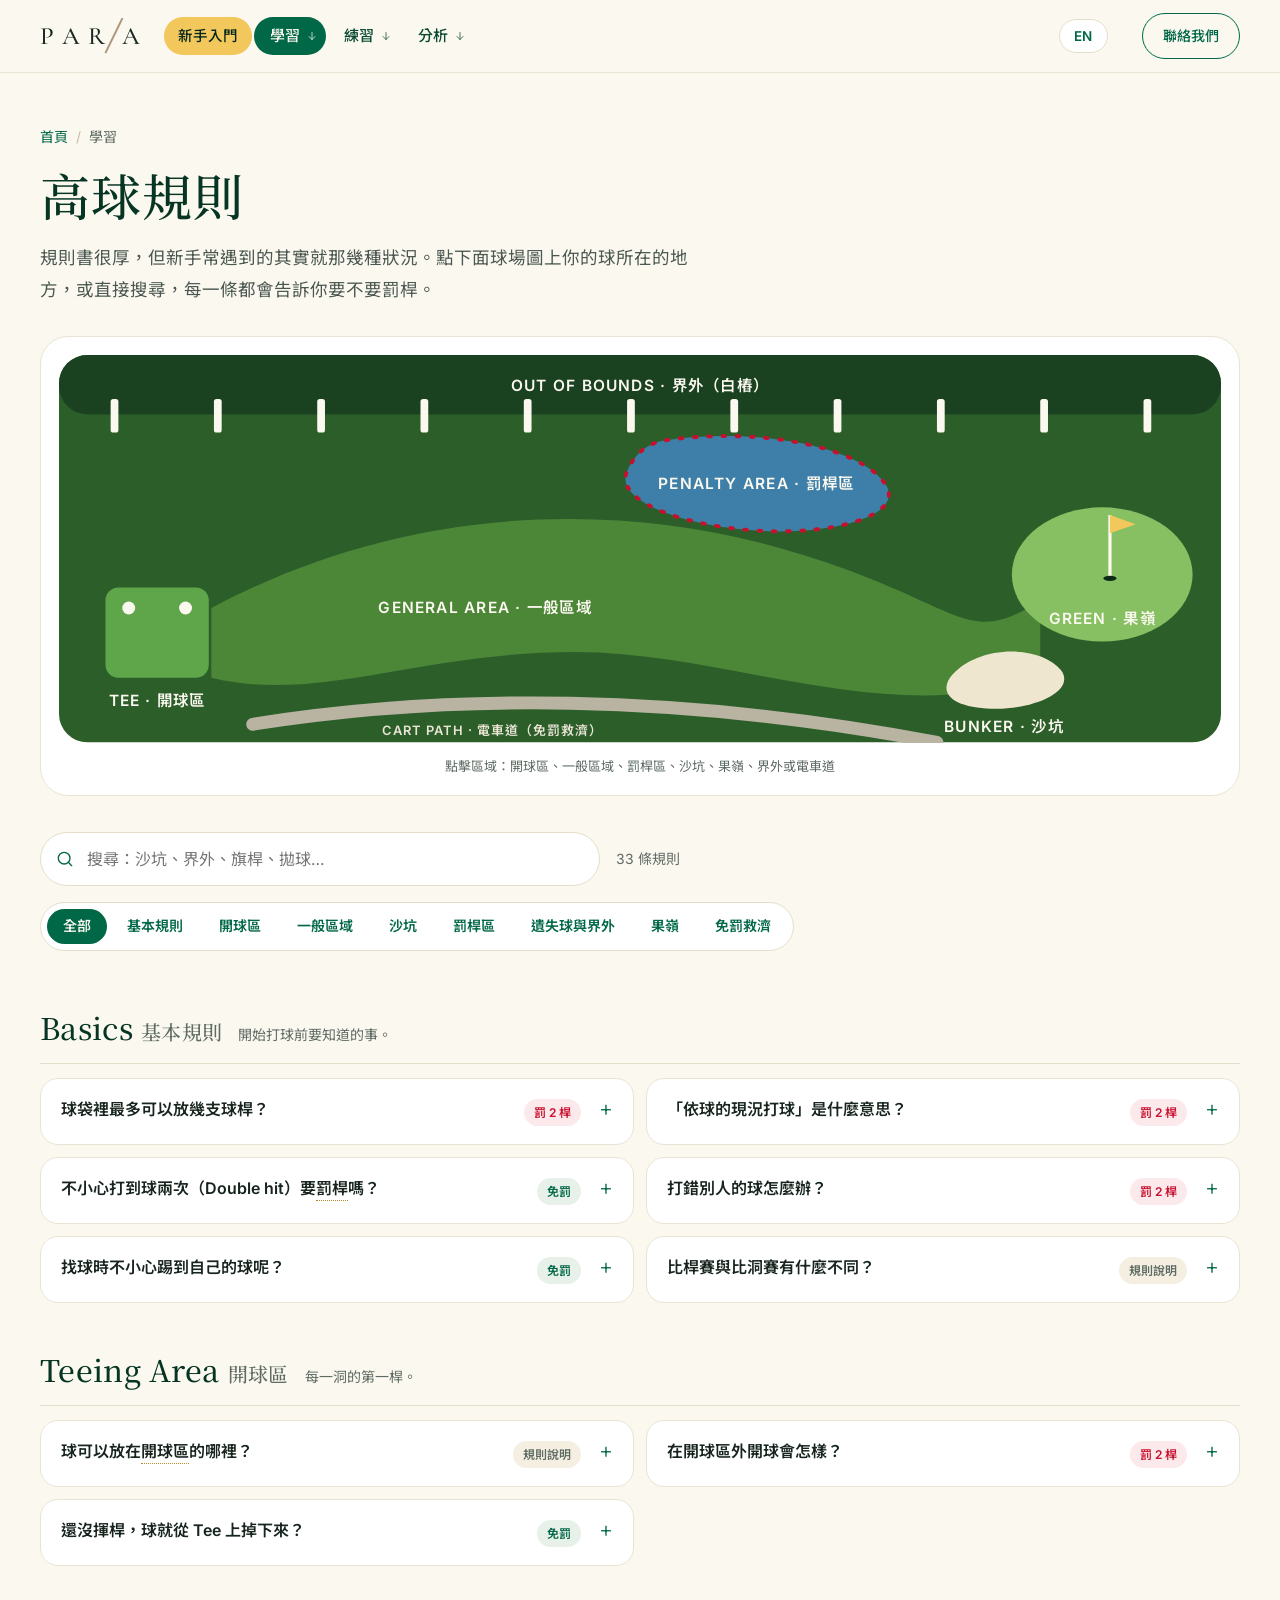
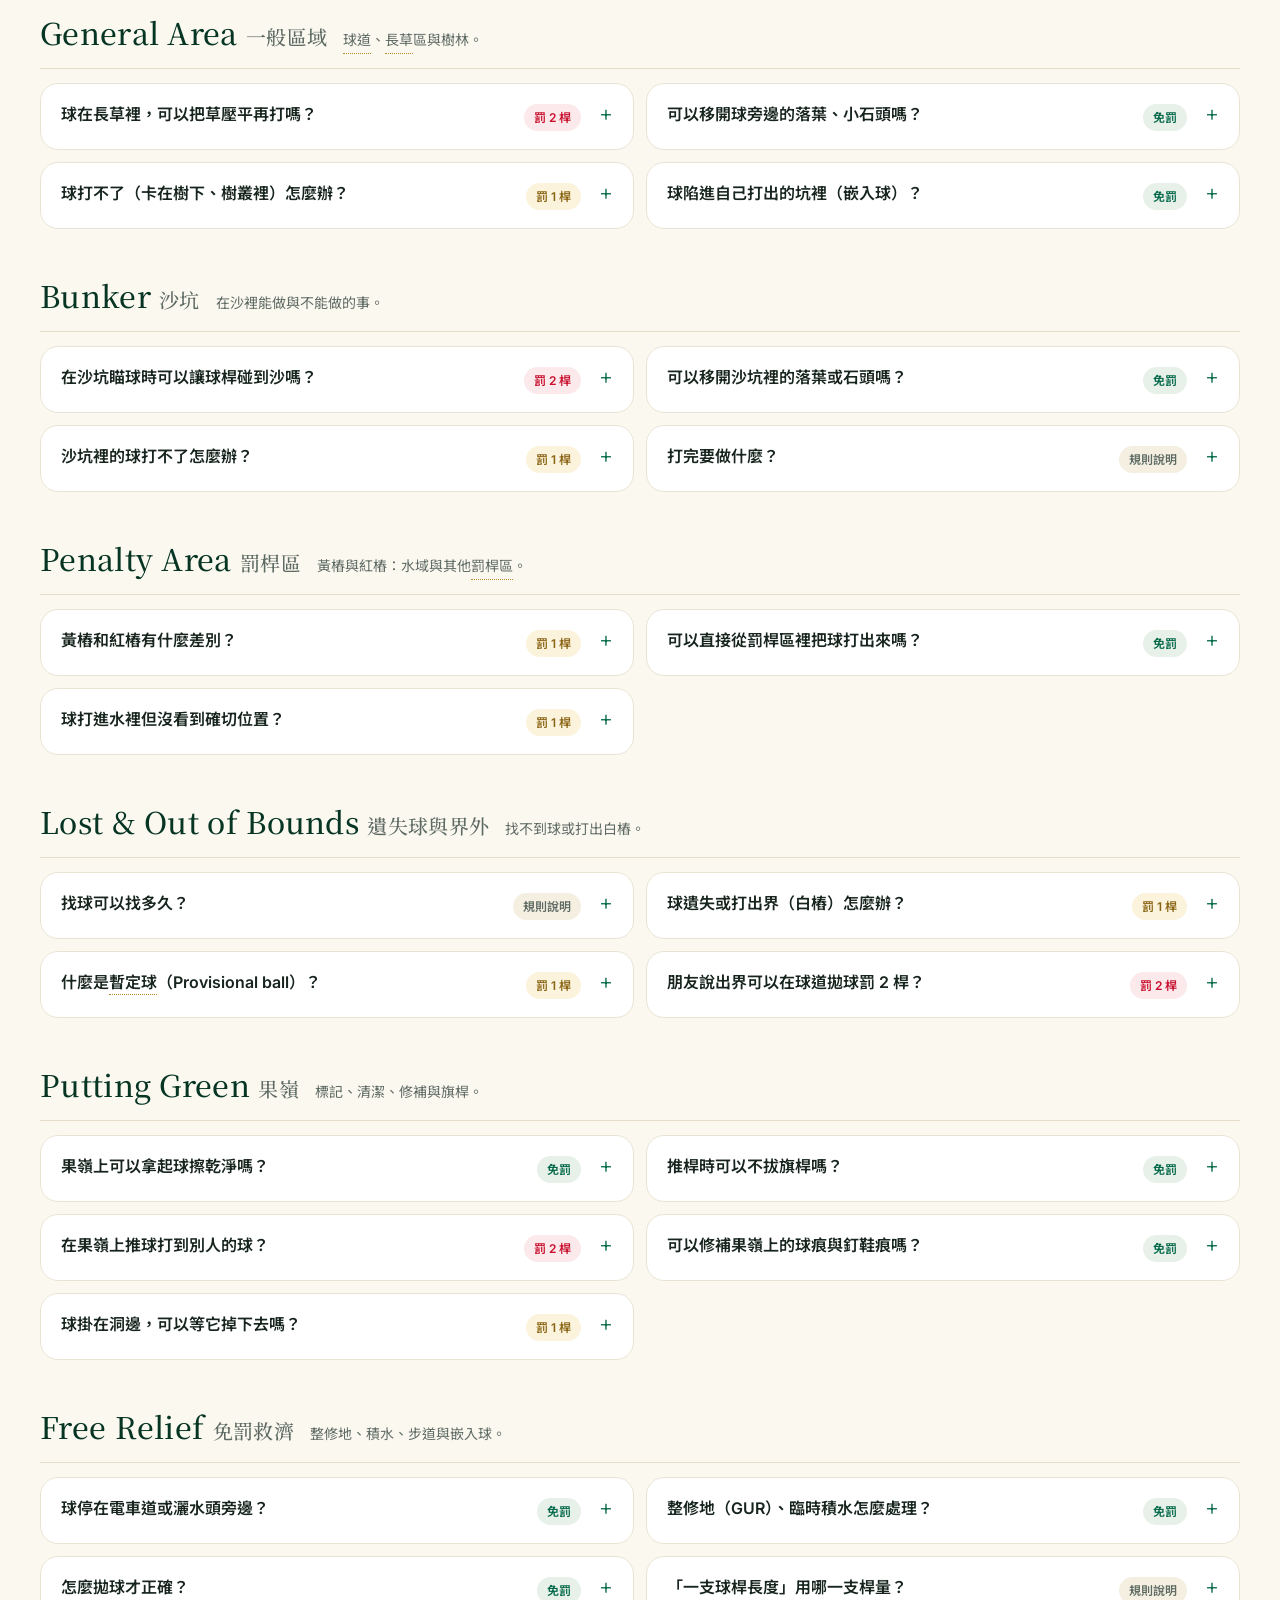
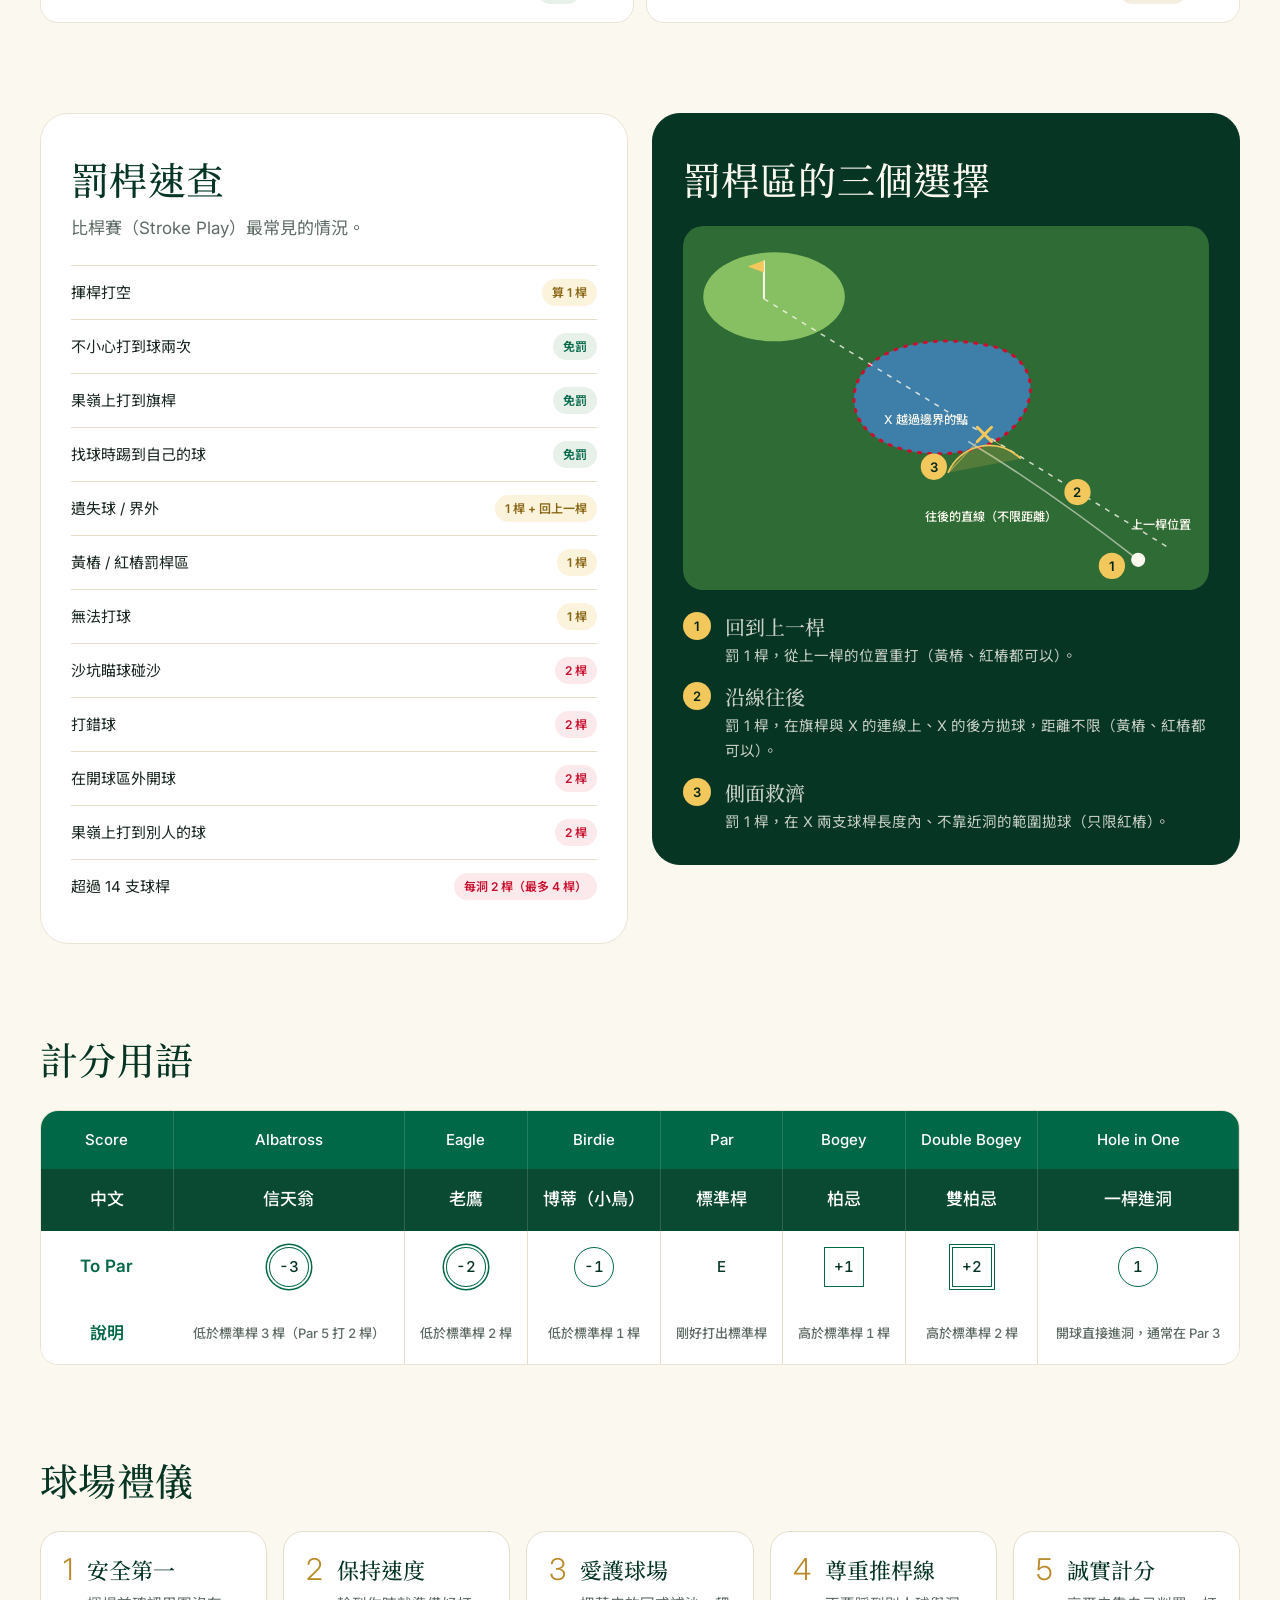
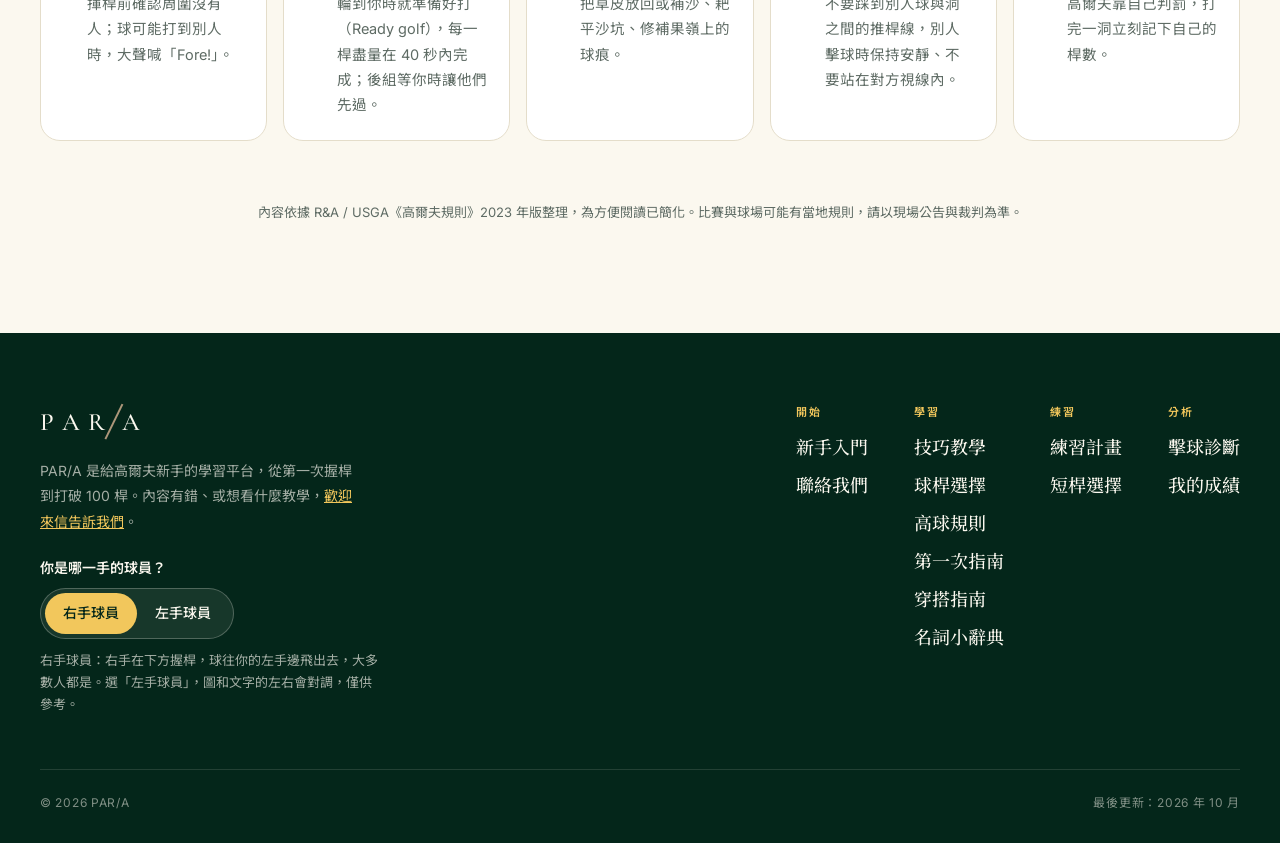
<file: golf-lab/rules.html>
<!doctype html>
<html lang="zh-Hant">
<head>
  <meta charset="utf-8">
  <meta name="viewport" content="width=device-width, initial-scale=1, viewport-fit=cover">
  <title>高球規則 | PAR/A</title>
  <meta name="description" content="依照球的位置查詢高爾夫規則：開球區、沙坑、罰桿區、界外、果嶺與免罰救濟，以及罰桿速查與禮儀。">
  <meta name="theme-color" content="#192821">
  <link rel="icon" type="image/png" href="assets/img/para-favicon.png">
  <link rel="apple-touch-icon" href="assets/img/para-mark.png">
  <link rel="manifest" href="manifest.webmanifest">
  <meta name="apple-mobile-web-app-capable" content="yes">
  <meta name="mobile-web-app-capable" content="yes">
  <meta name="apple-mobile-web-app-title" content="PAR/A">
  <meta name="apple-mobile-web-app-status-bar-style" content="default">
  <link rel="preconnect" href="https://fonts.googleapis.com">
  <link rel="preconnect" href="https://fonts.gstatic.com" crossorigin>
  <link href="https://fonts.googleapis.com/css2?family=Cormorant+Garamond:ital,wght@0,300;0,400;0,500;0,600;1,400;1,500&family=Inter:wght@400;500;600&family=Noto+Sans+TC:wght@400;500;600&family=Noto+Serif+TC:wght@400;500&family=Source+Serif+4:opsz,wght@8..60,400;8..60,500;8..60,600&display=swap" rel="stylesheet">
  <link rel="stylesheet" href="assets/style.css">
</head>
<body data-page="rules">
  <header id="site-header"></header>
  <main class="page rules-page">
    <header class="page-head wrap">
      <nav class="crumbs" aria-label="目前位置"><a href="index.html">首頁</a><span>/</span>學習</nav>
      <h1>高球規則</h1>
      <p class="lead">規則書很厚，但新手常遇到的其實就那幾種狀況。點下面球場圖上你的球所在的地方，或直接搜尋，每一條都會告訴你要不要罰桿。</p>
    </header>

    <div class="wrap">
      <div class="map-card">
        <div id="holeMap"></div>
        <p class="map-hint">點擊區域：開球區、一般區域、罰桿區、沙坑、果嶺、界外或電車道</p>
      </div>

      <div class="rules-bar">
        <label class="search-box rule-search">
          <svg class="ico" viewBox="0 0 24 24" fill="none" stroke="currentColor" stroke-width="1.6" stroke-linecap="round" aria-hidden="true"><circle cx="11" cy="11" r="7"/><path d="M20 20l-4-4"/></svg>
          <input id="ruleSearch" type="search" autocomplete="off" placeholder="搜尋：沙坑、界外、旗桿、拋球…" aria-label="搜尋規則">
        </label>
        <span class="rule-count" id="ruleCount"></span>
      </div>
      <div class="pill-tabs area-tabs" role="tablist" id="areaTabs"></div>
      <div id="ruleList"></div>

      <section class="rules-ref">
        <div class="ref-card">
                    <h2 class="sec-title">罰桿速查</h2>
          <p class="sec-sub">比桿賽（Stroke Play）最常見的情況。</p>
          <ul class="pen-list" id="penaltyRef"></ul>
        </div>
        <div class="ref-card dark">
                    <h2 class="sec-title">罰桿區的三個選擇</h2>
          <div id="reliefArt"></div>
          <ol class="relief-key">
            <li><b>1</b><span><strong>回到上一桿</strong>罰 1 桿，從上一桿的位置重打（黃樁、紅樁都可以）。</span></li>
            <li><b>2</b><span><strong>沿線往後</strong>罰 1 桿，在旗桿與 X 的連線上、X 的後方拋球，距離不限（黃樁、紅樁都可以）。</span></li>
            <li><b>3</b><span><strong>側面救濟</strong>罰 1 桿，在 X 兩支球桿長度內、不靠近洞的範圍拋球（只限紅樁）。</span></li>
          </ol>
        </div>
      </section>

      <section class="terms-sec">
                <h2 class="sec-title">計分用語</h2>
        <div class="score-wrap" id="scoreTerms"></div>
      </section>

      <section class="etiquette-sec">
                <h2 class="sec-title">球場禮儀</h2>
        <ol class="etiquette" id="etiquette"></ol>
      </section>

      <p class="disclaimer">內容依據 R&amp;A / USGA《高爾夫規則》2023 年版整理，為方便閱讀已簡化。比賽與球場可能有當地規則，請以現場公告與裁判為準。</p>
    </div>
  </main>

  <footer id="site-footer"></footer>
  <script src="assets/data.js"></script>
  <script src="assets/beginner.js"></script>
  <script src="assets/en.js"></script>
  <script src="assets/app.js"></script>
</body>
</html>
</file>
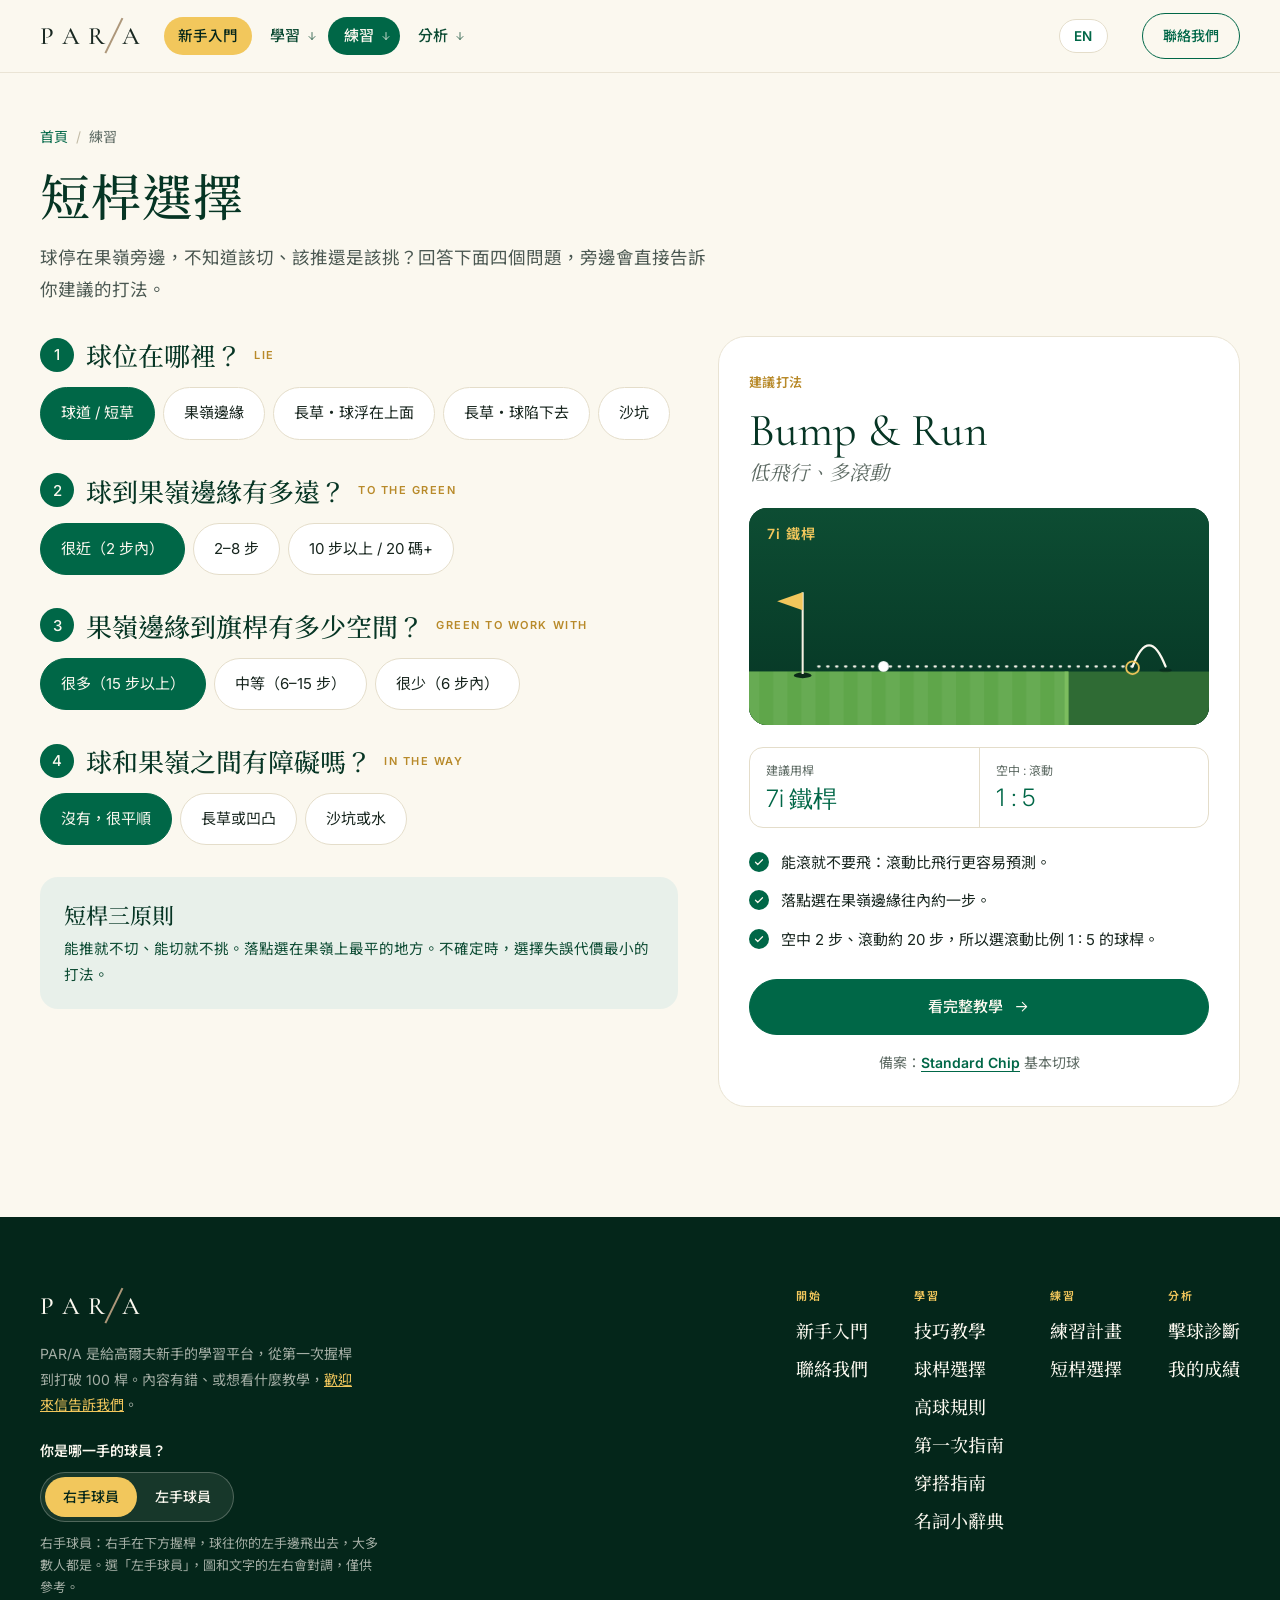
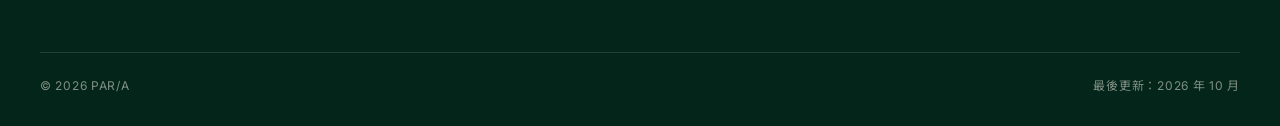
<file: golf-lab/shot.html>
<!doctype html>
<html lang="zh-Hant">
<head>
  <meta charset="utf-8">
  <meta name="viewport" content="width=device-width, initial-scale=1, viewport-fit=cover">
  <title>短桿選擇 | PAR/A</title>
  <meta name="description" content="回答 4 個問題，馬上推薦最適合的短桿打法與球桿。">
  <meta name="theme-color" content="#192821">
  <link rel="icon" type="image/png" href="assets/img/para-favicon.png">
  <link rel="apple-touch-icon" href="assets/img/para-mark.png">
  <link rel="manifest" href="manifest.webmanifest">
  <meta name="apple-mobile-web-app-capable" content="yes">
  <meta name="mobile-web-app-capable" content="yes">
  <meta name="apple-mobile-web-app-title" content="PAR/A">
  <meta name="apple-mobile-web-app-status-bar-style" content="default">
  <link rel="preconnect" href="https://fonts.googleapis.com">
  <link rel="preconnect" href="https://fonts.gstatic.com" crossorigin>
  <link href="https://fonts.googleapis.com/css2?family=Cormorant+Garamond:ital,wght@0,300;0,400;0,500;0,600;1,400;1,500&family=Inter:wght@400;500;600&family=Noto+Sans+TC:wght@400;500;600&family=Noto+Serif+TC:wght@400;500&family=Source+Serif+4:opsz,wght@8..60,400;8..60,500;8..60,600&display=swap" rel="stylesheet">
  <link rel="stylesheet" href="assets/style.css">
</head>
<body data-page="shot">
  <header id="site-header"></header>
  <main class="page">
    <header class="page-head wrap">
      <nav class="crumbs" aria-label="目前位置"><a href="index.html">首頁</a><span>/</span>練習</nav>
      <h1>短桿選擇</h1>
      <p class="lead">球停在果嶺旁邊，不知道該切、該推還是該挑？回答下面四個問題，旁邊會直接告訴你建議的打法。</p>
    </header>
    <div class="wrap selector">
      <div>
        <form id="shotForm" onsubmit="return false"></form>
        <div class="principle"><strong>短桿三原則</strong><p>能推就不切、能切就不挑。落點選在果嶺上最平的地方。不確定時，選擇失誤代價最小的打法。</p></div>
      </div>
      <aside class="result-card" id="shotResult" aria-live="polite"></aside>
    </div>
  </main>

  <footer id="site-footer"></footer>
  <script src="assets/data.js"></script>
  <script src="assets/beginner.js"></script>
  <script src="assets/en.js"></script>
  <script src="assets/app.js"></script>
</body>
</html>
</file>
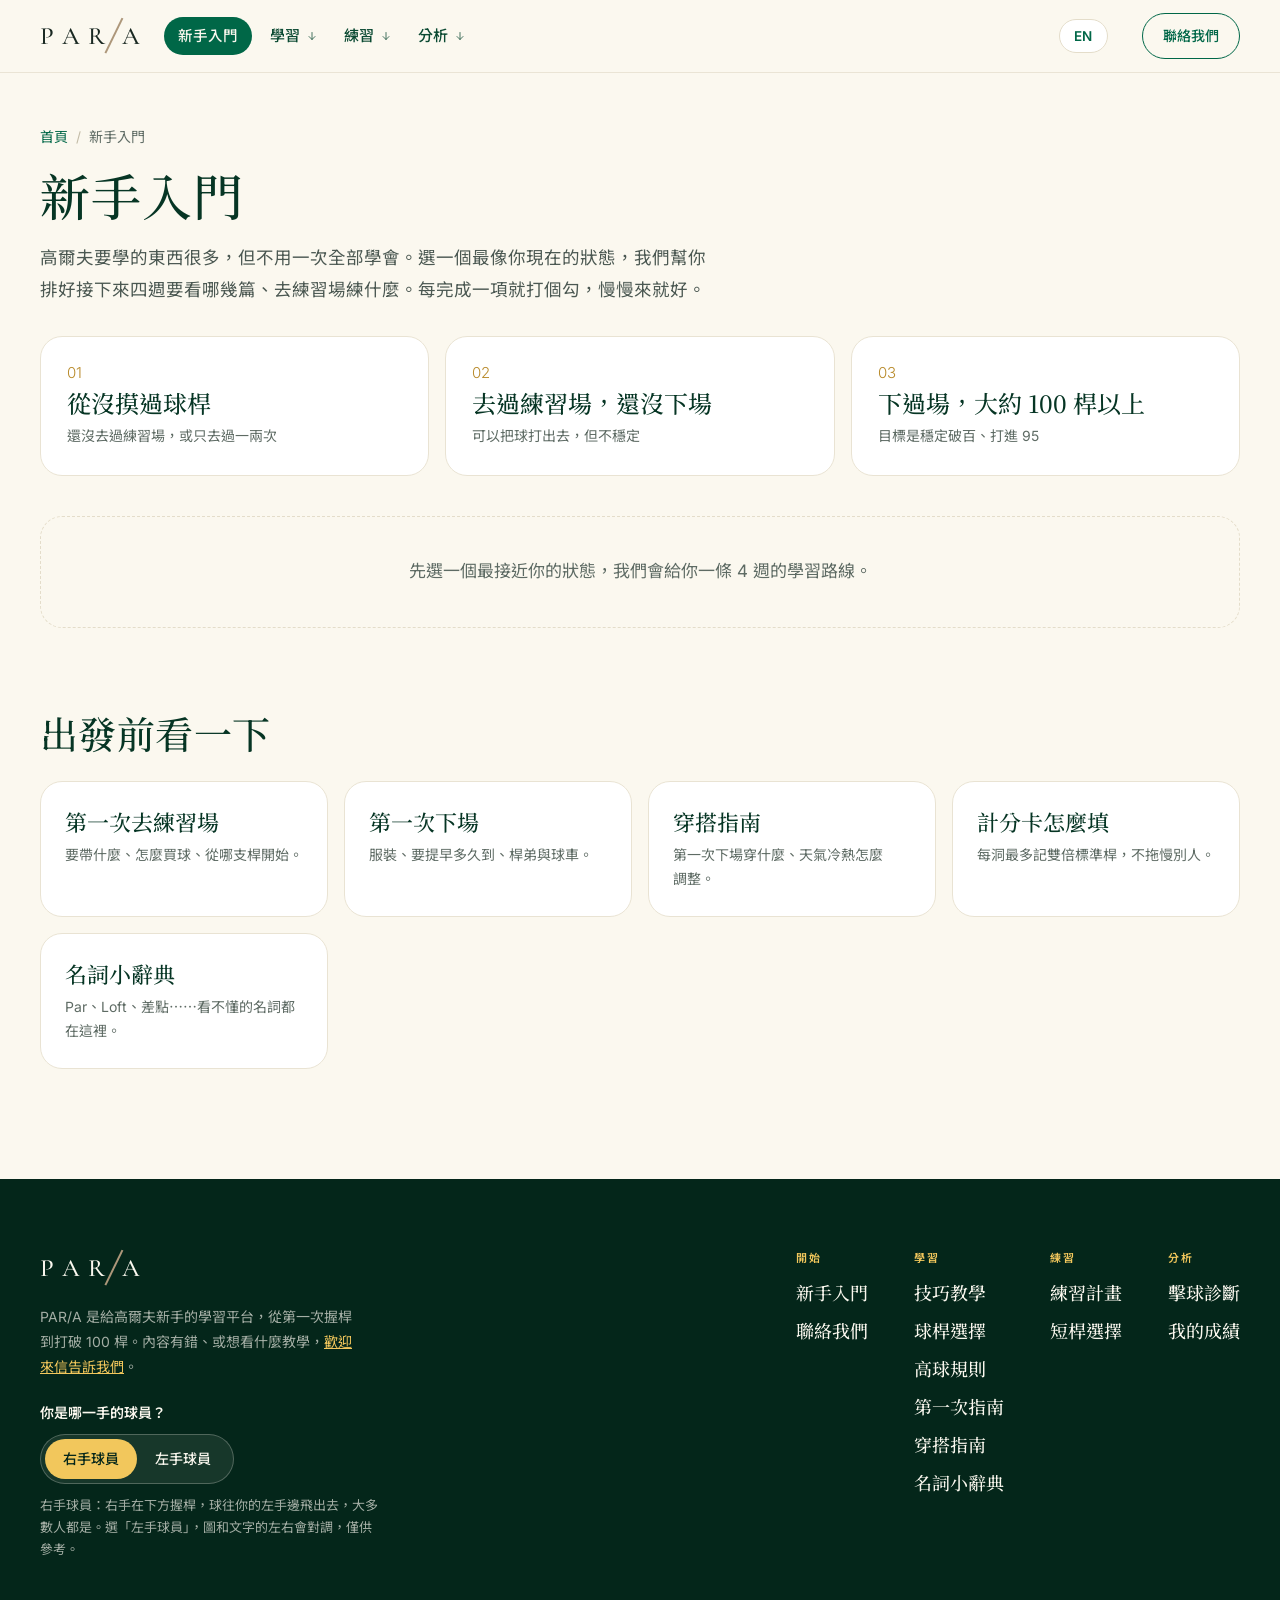
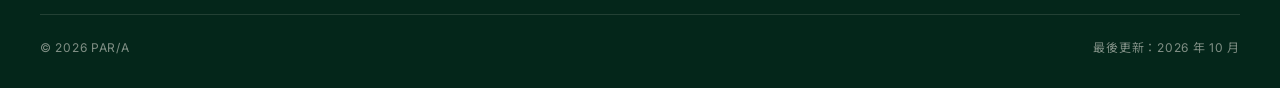
<file: golf-lab/start.html>
<!doctype html>
<html lang="zh-Hant">
<head>
  <meta charset="utf-8">
  <meta name="viewport" content="width=device-width, initial-scale=1, viewport-fit=cover">
  <title>新手入門 | PAR/A</title>
  <meta name="description" content="剛開始學高爾夫？選擇你的程度，取得 4 週學習路線與進度追蹤。">
  <meta name="theme-color" content="#192821">
  <link rel="icon" type="image/png" href="assets/img/para-favicon.png">
  <link rel="apple-touch-icon" href="assets/img/para-mark.png">
  <link rel="manifest" href="manifest.webmanifest">
  <meta name="apple-mobile-web-app-capable" content="yes">
  <meta name="mobile-web-app-capable" content="yes">
  <meta name="apple-mobile-web-app-title" content="PAR/A">
  <meta name="apple-mobile-web-app-status-bar-style" content="default">
  <link rel="preconnect" href="https://fonts.googleapis.com">
  <link rel="preconnect" href="https://fonts.gstatic.com" crossorigin>
  <link href="https://fonts.googleapis.com/css2?family=Cormorant+Garamond:ital,wght@0,300;0,400;0,500;0,600;1,400;1,500&family=Inter:wght@400;500;600&family=Noto+Sans+TC:wght@400;500;600&family=Noto+Serif+TC:wght@400;500&family=Source+Serif+4:opsz,wght@8..60,400;8..60,500;8..60,600&display=swap" rel="stylesheet">
  <link rel="stylesheet" href="assets/style.css">
</head>
<body data-page="start">
  <header id="site-header"></header>
  <main class="page">
    <header class="page-head wrap">
      <nav class="crumbs" aria-label="目前位置"><a href="index.html">首頁</a><span>/</span>新手入門</nav>
      <h1>新手入門</h1>
      <p class="lead">高爾夫要學的東西很多，但不用一次全部學會。選一個最像你現在的狀態，我們幫你排好接下來四週要看哪幾篇、去練習場練什麼。每完成一項就打個勾，慢慢來就好。</p>
    </header>
    <div class="wrap">
      <div class="level-pick" id="levelPick" role="group" aria-label="你的程度"></div>
      <div id="pathBox" class="path-box"></div>

      <section class="start-more">
                <h2 class="sec-title">出發前看一下</h2>
        <div class="more-grid">
          <a class="more-card" href="guide.html#range"><strong>第一次去練習場</strong><p>要帶什麼、怎麼買球、從哪支桿開始。</p></a>
          <a class="more-card" href="guide.html#course"><strong>第一次下場</strong><p>服裝、要提早多久到、桿弟與球車。</p></a>
          <a class="more-card" href="outfit.html"><strong>穿搭指南</strong><p>第一次下場穿什麼、天氣冷熱怎麼調整。</p></a>
          <a class="more-card" href="guide.html#score"><strong>計分卡怎麼填</strong><p>每洞最多記雙倍標準桿，不拖慢別人。</p></a>
          <a class="more-card" href="glossary.html"><strong>名詞小辭典</strong><p>Par、Loft、差點⋯⋯看不懂的名詞都在這裡。</p></a>
        </div>
      </section>
    </div>
  </main>

  <footer id="site-footer"></footer>
  <script src="assets/data.js"></script>
  <script src="assets/beginner.js"></script>
  <script src="assets/en.js"></script>
  <script src="assets/app.js"></script>
</body>
</html>
</file>
<file: style.css>
/* Layout: a computer desktop on a cloudy sky. Every section is an app window
   (browser, Maps, Photos, Messages, Notes, Instagram, Mail) with photo "files",
   pink folders, stickers and a dock. Single bright look by design. */
:root {
  --sky-top: #9fc6ef;
  --sky-bottom: #e3effb;
  --win: #ffffff;
  --chrome: #eef1f5;
  --ink: #111111;
  --muted: #6b7280;
  --line: #e3e6eb;
  --pink: #f6b7cf;
  --pink-soft: #fde3ee;
  --hot-pink: #ef5d9a;
  --blue: #2f80ed;
  --blue-soft: #dceafb;
  --yellow: #ffe94d;
  --err: #c0263c;
  --ok: #1f7a4a;
  --display: "Archivo", "Helvetica Neue", Arial, sans-serif;
  --ui: "Figtree", -apple-system, "Segoe UI", sans-serif;
  color-scheme: light;
}

* { box-sizing: border-box; }
html { scroll-behavior: smooth; }
body {
  margin: 0; min-height: 100%;
  background: var(--sky-bottom);
  color: var(--ink);
  font-family: var(--ui); font-size: 16px; line-height: 1.6;
  -webkit-font-smoothing: antialiased;
  overflow-x: clip;
}
img { max-width: 100%; height: auto; display: block; }
a { color: inherit; }
[hidden] { display: none !important; }
::selection { background: var(--yellow); }

/* Cloudy sky */
.sky {
  position: fixed; inset: 0; z-index: -1;
  background:
    radial-gradient(ellipse 38% 16% at 12% 18%, rgba(255,255,255,.9), transparent 70%),
    radial-gradient(ellipse 30% 12% at 22% 24%, rgba(255,255,255,.7), transparent 70%),
    radial-gradient(ellipse 34% 14% at 82% 12%, rgba(255,255,255,.85), transparent 70%),
    radial-gradient(ellipse 26% 10% at 70% 20%, rgba(255,255,255,.6), transparent 70%),
    radial-gradient(ellipse 44% 18% at 50% 62%, rgba(255,255,255,.75), transparent 70%),
    radial-gradient(ellipse 36% 14% at 8% 82%, rgba(255,255,255,.85), transparent 70%),
    radial-gradient(ellipse 40% 16% at 92% 88%, rgba(255,255,255,.85), transparent 70%),
    linear-gradient(180deg, var(--sky-top), var(--sky-bottom));
}

/* Menu bar */
.menubar {
  position: sticky; top: env(safe-area-inset-top, 0px); z-index: 20;
  display: flex; align-items: center; justify-content: space-between; gap: 16px;
  padding: 8px clamp(16px, 4vw, 40px);
  background: rgba(255,255,255,.6); backdrop-filter: blur(16px) saturate(1.4);
  border-bottom: 1px solid rgba(255,255,255,.7);
  font-size: 14px;
}
.menu-logo { font-family: var(--display); font-weight: 900; letter-spacing: -.03em; text-decoration: none; font-size: 17px; }
.menubar nav { display: flex; align-items: center; gap: 4px; flex-wrap: wrap; }
.menubar nav a { text-decoration: none; font-weight: 600; padding: 5px 14px; border-radius: 999px; transition: background .2s, color .2s; }
.menubar nav a:hover { background: rgba(255,255,255,.75); }
.menubar nav a.active { background: var(--ink); color: #fff; }
.menubar nav .tab-contact { margin-left: 6px; background: var(--hot-pink); color: #fff; }
.menubar nav .tab-contact:hover { background: #d94886; }
.page { display: grid; gap: clamp(40px, 6vw, 72px); }
.page-head { overflow: hidden; }
.page-head .browser-bar { border-radius: 12px 12px 0 0; }
.page-head-body { padding: clamp(28px, 5vw, 56px) clamp(20px, 4vw, 48px); display: grid; justify-items: start; gap: 14px; }
.page-title { margin: 0; font-family: var(--display); font-weight: 900; letter-spacing: -.06em; line-height: .9; font-size: clamp(52px, 9vw, 120px); }
.page-title .hl { position: relative; padding: 0 .06em; }
.page-title .hl::before { content: ""; position: absolute; z-index: -1; left: 0; right: -.04em; top: .2em; bottom: .02em; background: var(--yellow); transform: rotate(-1.5deg); }
.page-title { position: relative; z-index: 0; }
.page-head-body p { margin: 0; max-width: 56ch; color: #3b414b; font-size: 17px; }

main {
  max-width: 1180px; margin: 0 auto;
  padding-inline: clamp(16px, 4vw, 40px); padding-block: clamp(24px, 4vw, 48px) 32px;
  display: grid; gap: clamp(40px, 6vw, 72px);
}

/* Window chrome */
.win {
  position: relative; background: var(--win); border-radius: 18px;
  box-shadow: 0 24px 60px -24px rgba(37, 80, 140, .45), 0 0 0 1px rgba(255,255,255,.9);
  border: 6px solid rgba(255,255,255,.65);
  background-clip: padding-box;
}
.win-sm {
  background: var(--win); border-radius: 12px; overflow: hidden;
  box-shadow: 0 14px 36px -14px rgba(37, 80, 140, .45), 0 0 0 1px var(--line);
}
.win-bar, .browser-bar {
  display: flex; align-items: center; gap: 12px;
  padding: 10px 16px; background: var(--chrome); border-bottom: 1px solid var(--line);
  border-radius: 12px 12px 0 0;
}
.win-bar.sm { padding: 7px 10px; }
.dots { display: inline-flex; gap: 7px; }
.dots i { width: 12px; height: 12px; border-radius: 50%; background: #ff5f57; }
.dots i:nth-child(2) { background: #febc2e; }
.dots i:nth-child(3) { background: #28c840; }
.win-bar.sm .dots i { width: 9px; height: 9px; }
.win-title { font-size: 13px; font-weight: 600; color: var(--muted); margin-inline: auto; padding-right: 50px; }
.nav-btns { display: inline-flex; gap: 6px; }
.nav-btns b { width: 26px; height: 26px; border-radius: 50%; display: grid; place-items: center; border: 1px solid #c9ced6; font-size: 18px; font-weight: 500; line-height: 1; padding-bottom: 2px; }
.url {
  flex: 1; display: flex; align-items: center; gap: 10px; min-width: 0;
  background: #fff; border: 1px solid var(--line); border-radius: 999px; padding: 6px 16px;
  font-size: clamp(14px, 1.6vw, 18px); font-weight: 500; overflow: hidden; white-space: nowrap; text-overflow: ellipsis;
}
.url svg { width: 18px; height: 18px; fill: none; stroke: var(--ink); stroke-width: 2; flex: none; }
.kebab { color: var(--muted); font-size: 20px; }

/* Big floating labels */
.tab-label {
  position: absolute; z-index: 3; margin: 0;
  background: var(--chrome); border-radius: 10px; box-shadow: 0 8px 24px -10px rgba(0,0,0,.3);
}
.tab-label.big {
  top: -28px; right: 6%; padding: 6px 22px;
  font-family: var(--display); font-weight: 800; font-size: clamp(30px, 4vw, 44px); letter-spacing: -.04em; line-height: 1.2;
}
.tab-label.big.right { right: 8%; }
.tab-label.city {
  top: -22px; left: 4%; max-width: 46%; overflow: hidden; white-space: nowrap;
  padding: 8px 20px; font-family: var(--display); font-weight: 800; letter-spacing: -.02em; color: #fff;
  background: var(--blue); font-size: clamp(18px, 2.2vw, 24px);
}

/* Stickers */
.sticker { position: absolute; z-index: 6; line-height: 1; filter: drop-shadow(0 6px 8px rgba(0,0,0,.18)); pointer-events: none; user-select: none; }

/* Folders */
.folder {
  display: inline-block; position: relative; width: 64px; height: 46px;
  background: linear-gradient(180deg, #f9c6da, var(--pink)); border-radius: 4px 8px 8px 8px;
  box-shadow: inset 0 -3px 0 rgba(0,0,0,.04);
}
.folder::before {
  content: ""; position: absolute; left: 0; top: -7px; width: 40%; height: 10px;
  background: #f4a9c5; border-radius: 4px 4px 0 0;
}

/* ===== 1. Hero ===== */
.hero { overflow: hidden; }
.hero .browser-bar { border-radius: 12px 12px 0 0; }
.hero-body { position: relative; aspect-ratio: 16 / 9.4; }
.hero-name {
  position: absolute; z-index: 4; left: 63%; top: 50%; translate: -50% -50%; margin: 0;
  display: grid; justify-items: start;
  font-family: var(--display); font-weight: 900; letter-spacing: -.055em; line-height: .8;
  font-size: clamp(60px, 11vw, 158px);
}
.hero-name span:first-child { margin-left: -.04em; }
.hero-name .hl { position: relative; padding: 0 .08em; margin-left: .55em; }
.hero-name .hl::before {
  content: ""; position: absolute; z-index: -1; left: -.02em; right: -.1em; top: .14em; bottom: .02em;
  background: var(--yellow); transform: rotate(-1.5deg);
}
.folder.f1 { position: absolute; left: 36%; bottom: 26%; }
.folder.f2 { position: absolute; left: 37%; top: 30%; transform: scale(.85); }
.folder.f3 { display: none; }

.polaroid {
  position: absolute; margin: 0; background: #fff; padding: 8px 8px 0;
  box-shadow: 0 12px 26px -10px rgba(0,0,0,.35); border: 1px solid var(--line);
}
.polaroid img { width: 100%; max-width: 100%; aspect-ratio: 1; object-fit: cover; }
.polaroid figcaption { font-size: 12px; font-weight: 500; padding: 4px 2px 6px; text-align: right; }
.p1 { left: 4%; top: 5%; width: 29%; rotate: -2deg; z-index: 3; padding: 12px 12px 0; }
.p1 img { aspect-ratio: 4 / 4.6; object-position: 50% 30%; }
.p1 figcaption { font-size: 15px; font-weight: 600; padding: 6px 2px 10px; }
.p2 { right: 19%; bottom: 9%; width: 13%; rotate: -4deg; z-index: 2; }
.mini-win {
  position: absolute; margin: 0; background: #fff; border-radius: 8px; overflow: hidden;
  box-shadow: 0 14px 30px -12px rgba(0,0,0,.4); border: 1px solid var(--line);
}
.mini-bar { font-size: 11px; font-weight: 600; color: var(--muted); padding: 3px 8px; background: var(--chrome); border-bottom: 1px solid var(--line); }
.mini-win img { width: 100%; max-width: 100%; object-fit: cover; }
.m1 { right: 3.5%; bottom: 8%; width: 13%; rotate: 3deg; }
.m1 img { aspect-ratio: 4 / 4.2; object-position: 50% 30%; }
.m2 { right: 3.5%; top: 6%; width: 15%; }
.m2 img { aspect-ratio: 4 / 4.4; object-position: 50% 35%; }
.m3 { right: 20.5%; top: 5%; width: 11%; z-index: 3; rotate: -3deg; }
.m3 img { aspect-ratio: 1; object-position: 50% 25%; }

.bubble {
  position: absolute; left: 38%; top: 9%; z-index: 5; margin: 0;
  display: flex; align-items: center; gap: 8px;
  background: #fff; border-radius: 999px; padding: 8px 20px 8px 10px;
  font-family: var(--display); font-weight: 700; font-size: clamp(14px, 1.7vw, 22px); letter-spacing: -.02em;
  box-shadow: 0 10px 24px -10px rgba(0,0,0,.35);
}
.bubble-icon { width: 30px; height: 30px; border-radius: 50%; display: grid; place-items: center; background: var(--blue); color: var(--pink); font-size: 16px; }

.s-star { left: 1.5%; top: 70%; font-size: clamp(30px, 4vw, 56px); rotate: -12deg; }
.s-spark1 { left: 58%; top: 10%; font-size: clamp(20px, 2.4vw, 32px); }
.s-spark2 { left: 35%; top: 60%; font-size: clamp(18px, 2vw, 28px); }
.s-cam { left: 29%; top: 2%; font-size: clamp(30px, 3.6vw, 48px); rotate: -14deg; }
.s-golf { right: 4%; top: 60%; font-size: clamp(26px, 3vw, 40px); }
.s-laptop { left: 36%; top: 44%; font-size: clamp(26px, 3vw, 40px); rotate: 18deg; }
.s-star2 { right: 2%; top: 36%; font-size: clamp(26px, 3vw, 40px); rotate: 14deg; }
.s-hand { left: 52%; top: 80%; font-size: clamp(26px, 3vw, 40px); rotate: -20deg; }

.dock {
  position: absolute; z-index: 6; left: 38%; bottom: 4%; translate: -50% 0;
  display: flex; align-items: center; gap: 10px;
  padding: 8px 12px; border-radius: 18px;
  background: rgba(200, 210, 222, .55); backdrop-filter: blur(14px);
  border: 1px solid rgba(255,255,255,.7);
}
.app {
  width: clamp(40px, 4.4vw, 54px); aspect-ratio: 1; border-radius: 12px;
  display: grid; place-items: center; text-decoration: none;
  box-shadow: 0 4px 10px -4px rgba(0,0,0,.35); transition: transform .2s ease;
}
.app svg { width: 70%; height: 70%; }
a.app:hover { transform: translateY(-8px) scale(1.12); }
.app-mail { background: #fff; }
.app-li { background: #0a66c2; color: #fff; font-family: var(--display); font-weight: 900; font-size: clamp(18px, 2vw, 24px); letter-spacing: -.04em; }
.app-ig { background: radial-gradient(circle at 30% 107%, #fdf497 0%, #fd5949 45%, #d6249f 60%, #285aeb 90%); }
.app-photos { background: #fff; }
.app-trash { background: rgba(255,255,255,.5); box-shadow: none; }
.dock-sep { width: 1px; align-self: stretch; background: rgba(0,0,0,.18); margin: 4px 2px; }

/* ===== 2. About ===== */
.about-body {
  position: relative; display: grid; gap: 22px; padding: clamp(18px, 3vw, 32px);
  grid-template-columns: .9fr 1.3fr .8fr; grid-template-areas: "photo card picker" "maps maps maps";
  background: linear-gradient(180deg, #f4f8fd, #fff); border-radius: 0 0 12px 12px;
}
.about-photo { grid-area: photo; align-self: center; margin: 0; border-radius: 12px; overflow: hidden; box-shadow: 0 14px 30px -14px rgba(0,0,0,.4); }
.about-photo img { width: 100%; max-width: 100%; aspect-ratio: 4 / 3; object-fit: cover; object-position: 50% 32%; }
.hi-card {
  grid-area: card; align-self: center; background: #fff; border-radius: 12px; padding: clamp(20px, 3vw, 32px);
  box-shadow: 0 18px 40px -18px rgba(37, 80, 140, .45); border: 1px solid var(--line); min-width: 0;
}
.hi-card h2 { font-family: var(--display); font-weight: 900; letter-spacing: -.05em; font-size: clamp(30px, 3.6vw, 46px); line-height: 1; margin: 0 0 16px; }
.pink { color: var(--hot-pink); }
.caret { color: var(--hot-pink); }
.hi-card p { margin: 0 0 12px; font-size: 15px; color: #2b2f36; }
.maps { grid-area: maps; min-width: 0; }
.maps .win-title { padding-right: 40px; }
.maps-body { display: grid; grid-template-columns: 220px 1fr; }
.maps-side { padding: 18px 16px; border-right: 1px solid var(--line); background: #fafbfc; }
.maps-city { margin: 0 0 14px; font-family: var(--display); font-weight: 800; font-size: 22px; line-height: 1.1; letter-spacing: -.03em; }
.maps-side ul { margin: 0; padding: 0; list-style: none; font-size: 14px; font-weight: 600; display: grid; gap: 14px; }
.maps-side li { padding-left: 20px; position: relative; display: grid; }
.maps-side li span { font-size: 12px; font-weight: 400; color: var(--muted); }
.maps-side li::before { content: ""; position: absolute; left: 0; top: 6px; width: 11px; height: 11px; border-radius: 50%; background: var(--blue); }
.maps-side li.ca::before { background: var(--hot-pink); }
.map { display: block; width: 100%; max-width: 100%; height: auto; }
.map .ocean { fill: #d3e8fb; }
.map .land { fill: #f4f6f9; stroke: #dbe3ec; stroke-width: 1.5; }
.map .canada { fill: var(--pink); stroke: #e78fb3; stroke-width: 1.5; }
.map .taiwan { fill: var(--blue); stroke: var(--blue); stroke-width: 5; stroke-linejoin: round; }
.map .flight { fill: none; stroke: var(--ink); stroke-width: 3; stroke-dasharray: 2 10; stroke-linecap: round; opacity: .6; }
.map .mpin path { stroke: #fff; stroke-width: 2.5; }
.map .tw-pin { color: var(--blue); }
.map .ca-pin { color: var(--hot-pink); }
.map .mpin path, .map .mpin .halo { fill: currentColor; }
.map .mpin .halo { opacity: .22; }
.map .mpin .dot { fill: #fff; }
.map .mlabel { font: 800 26px var(--display); fill: var(--ink); paint-order: stroke; stroke: #fff; stroke-width: 6px; letter-spacing: -.02em; }
.map .country { font: 700 22px var(--display); fill: rgba(17,17,17,.35); letter-spacing: .3em; }
.map .country.small { font-size: 15px; letter-spacing: .2em; }
.picker { grid-area: picker; align-self: center; }
.picker-grid { display: grid; grid-template-columns: repeat(3, 1fr); gap: 6px; padding: 8px; }
.picker-grid img { width: 100%; max-width: 100%; aspect-ratio: 3 / 4; object-fit: cover; border-radius: 6px; }
.picker-grid img:first-child { outline: 3px solid var(--blue); outline-offset: -3px; }
.s-maps { right: -18px; top: -26px; font-size: 52px; rotate: 8deg; }

/* ===== 3. Experience ===== */
.exp-body {
  position: relative; display: grid; grid-template-columns: 1fr; gap: 22px; align-items: center;
  padding: clamp(18px, 3vw, 32px);
  background: linear-gradient(180deg, #eef5fd, #fff); border-radius: 12px;
}
.request-body {
  display: grid; place-items: center; padding: clamp(52px, 6vw, 72px) clamp(16px, 3vw, 32px) clamp(32px, 4vw, 48px);
  background: linear-gradient(180deg, #eef5fd, #fff); border-radius: 12px;
}
.airdrop { padding: 20px; text-align: center; display: grid; gap: 12px; width: 100%; max-width: 360px; }
.airdrop.denied { animation: denied .5s ease; }
@keyframes denied {
  10%, 90% { translate: -3px 0; }
  20%, 80% { translate: 6px 0; }
  30%, 50%, 70% { translate: -12px 0; }
  40%, 60% { translate: 12px 0; }
}
.airdrop-title { margin: 0; font-weight: 700; font-size: 18px; }
.airdrop-text { margin: 0; font-size: 15px; color: var(--muted); }
.airdrop img { width: 100%; max-width: 100%; aspect-ratio: 1; object-fit: cover; object-position: 50% 30%; border-radius: 10px; }
.airdrop-btns { display: grid; grid-template-columns: 1fr 1fr; gap: 8px; }
.airdrop-btns a, .airdrop-btns button { padding: 10px; border: 0; border-radius: 10px; background: var(--chrome); color: var(--ink); text-decoration: none; font: 600 16px/1.2 var(--ui); cursor: pointer; }
.airdrop-btns button:hover { background: #e2e6ec; }
.airdrop-btns .accept:hover { background: #1f6fd6; }
.airdrop-btns .accept { background: var(--blue); color: #fff; }
.albums { min-width: 0; }
.albums-body { display: grid; grid-template-columns: 150px 1fr; }
.finder-side { padding: 14px 12px; background: #f6f7f9; border-right: 1px solid var(--line); font-size: 14px; }
.finder-side p { margin: 0 0 8px; color: #3b414b; }
.finder-side .active { color: var(--hot-pink); font-weight: 700; }
.albums-main { padding: 16px clamp(14px, 2vw, 22px) 20px; min-width: 0; }
.albums-main h2 { font-family: var(--display); font-weight: 900; letter-spacing: -.05em; font-size: clamp(28px, 3.2vw, 40px); line-height: 1; margin: 0 0 16px; }
.album-grid { display: grid; grid-template-columns: repeat(4, 1fr); gap: 14px; }
.album { margin: 0; min-width: 0; }
.album img { width: 100%; max-width: 100%; aspect-ratio: 1; object-fit: cover; border-radius: 10px; transition: transform .3s ease; }
.album:hover img { transform: translateY(-3px); }
.album figcaption { display: grid; padding-top: 8px; line-height: 1.35; }
.album b { font-size: 15px; }
.album span { font-size: 12px; color: #3b414b; }
.album em { font-size: 12px; color: var(--muted); font-style: normal; }
.album.add > span { display: grid; place-items: center; aspect-ratio: 1; border-radius: 10px; border: 2px dashed #c9ced6; font-size: 40px; color: #9aa3ae; }
.app-icon-big { position: absolute; left: 4%; bottom: -28px; width: 78px; height: 78px; filter: drop-shadow(0 10px 18px rgba(0,0,0,.25)); rotate: -8deg; }
.app-icon-big svg { width: 100%; height: 100%; }

/* ===== Files (desktop folders) ===== */
.files .win-bar { border-radius: 12px 12px 0 0; }
.files-body {
  display: grid; grid-template-columns: repeat(auto-fill, minmax(140px, 1fr)); gap: 18px 12px;
  padding: clamp(28px, 4vw, 48px) clamp(16px, 3vw, 40px); background: linear-gradient(180deg, #fbfcfe, #f4f8fd); border-radius: 0 0 12px 12px;
}
@media (min-width: 1000px) { .files-body { grid-template-columns: repeat(7, 1fr); } }
.file-folder {
  display: grid; justify-items: center; gap: 12px; padding: 14px 8px; border-radius: 12px;
  text-decoration: none; color: var(--ink); background: none; border: 0; cursor: pointer;
  font: 500 clamp(16px, 1.7vw, 20px)/1.2 var(--ui); text-align: center;
  transition: background .2s;
}
.file-folder:hover { background: var(--blue-soft); }
.file-folder:hover .folder { transform: translateY(-4px) scale(1.04); }
.folder.big { width: 116px; height: 82px; border-radius: 6px 12px 12px 12px; transition: transform .2s ease; }
.folder.big::before { top: -12px; width: 40%; height: 16px; border-radius: 6px 6px 0 0; }
.folder.blue { background: linear-gradient(180deg, #cfe2f8, #a9cbf0); }
.folder.blue::before { background: #95bbe8; }
.folder.yellow { background: linear-gradient(180deg, #fff3a6, #ffe164); }
.folder.yellow::before { background: #f5d23c; }
.deck-link {
  display: inline-block; margin: 8px 0 0 20px; padding: 4px 12px; border-radius: 999px;
  background: #fff6bf; color: var(--ink); font-size: 12.5px; font-weight: 700; text-decoration: none;
}
.deck-link:hover { background: var(--yellow); }
.badge-doc, .badge-out {
  position: absolute; right: 10px; bottom: 10px; font: 800 11px/1 var(--ui);
  background: #fff; color: var(--hot-pink); padding: 4px 6px; border-radius: 4px; box-shadow: 0 2px 4px rgba(0,0,0,.12);
}
.badge-out { color: var(--blue); font-size: 14px; padding: 3px 6px; }

/* Resume opens as a window over the page */
.modal { position: fixed; inset: 0; z-index: 50; overflow-y: auto; padding: clamp(56px, 8vh, 80px) 16px 40px; display: grid; justify-items: center; align-items: start; }
.modal-backdrop { position: fixed; inset: 0; background: rgba(120, 160, 205, .45); backdrop-filter: blur(6px); }
.modal .win { position: relative; width: 100%; max-width: 980px; animation: pop .25s ease; }
@keyframes pop { from { transform: scale(.96); opacity: 0; } to { transform: none; opacity: 1; } }
.dot-close { width: 12px; height: 12px; border-radius: 50%; background: #ff5f57; border: 0; padding: 0; cursor: pointer; position: relative; }
.dot-close:hover::after { content: "\00d7"; position: absolute; inset: 0; display: grid; place-items: center; font: 700 10px/1 var(--ui); color: #6b0f0a; }

/* ===== Resume (PDF viewer) ===== */
.resume .win-bar { border-radius: 12px 12px 0 0; }
.resume-body { display: grid; grid-template-columns: 120px 1fr; background: #e9edf2; border-radius: 0 0 12px 12px; }
.thumbs { padding: 18px 14px; border-right: 1px solid var(--line); background: #f3f5f8; display: grid; justify-items: center; align-content: start; gap: 6px; font-size: 12px; color: var(--muted); }
.thumbs p { margin: 0; }
.thumb { width: 72px; aspect-ratio: 8.5 / 11; background: #fff; border-radius: 3px; padding: 8px 7px; display: grid; gap: 5px; align-content: start; box-shadow: 0 2px 6px rgba(0,0,0,.15); }
.thumb.active { outline: 3px solid var(--blue); outline-offset: 2px; }
.thumb i { height: 3px; background: #d6dbe2; border-radius: 2px; }
.thumb i:first-child { width: 60%; justify-self: center; height: 5px; background: #9aa3ae; }
.thumb i:nth-child(3) { width: 80%; } .thumb i:nth-child(5) { width: 70%; }
.paper {
  margin: clamp(16px, 3vw, 36px) auto; width: min(100% - 32px, 820px);
  background: #fff; padding: clamp(22px, 4.5vw, 56px); border-radius: 4px;
  box-shadow: 0 10px 30px -12px rgba(30, 50, 80, .35); font-size: 14.5px; line-height: 1.55; min-width: 0;
}
.paper-head { text-align: center; margin-bottom: 18px; }
.paper-head h2 { margin: 0; font-family: var(--display); font-weight: 900; letter-spacing: -.04em; font-size: clamp(30px, 4vw, 42px); line-height: 1.1; }
.paper-head h2 { display: inline; background: linear-gradient(transparent 60%, var(--yellow) 60%); }
.paper-head p { margin: 8px 0 0; color: #3b414b; font-size: 13.5px; overflow-wrap: anywhere; }
.paper h3 {
  margin: 22px 0 10px; padding-bottom: 4px; border-bottom: 1.5px solid var(--ink);
  font-family: var(--display); font-weight: 800; font-size: 14px; letter-spacing: .12em; text-transform: uppercase;
}
.entry { margin-bottom: 14px; }
.entry-top, .entry-sub { display: flex; justify-content: space-between; gap: 6px 16px; flex-wrap: wrap; }
.entry-top b { font-weight: 700; }
.entry-top span, .entry-sub span { color: #3b414b; white-space: nowrap; }
.entry-sub i { color: #3b414b; }
.entry ul { margin: 6px 0 0; padding-left: 20px; display: grid; gap: 3px; }
.paper mark { background: var(--pink-soft); color: var(--hot-pink); font-size: 11px; font-weight: 700; padding: 2px 8px; border-radius: 999px; margin-left: 6px; vertical-align: 2px; white-space: nowrap; }
.skill-chips { list-style: none; margin: 4px 0 0; padding: 0; display: flex; flex-wrap: wrap; gap: 8px; }
.skill-chips li { padding: 5px 12px; border-radius: 999px; background: var(--blue-soft); font-size: 13px; font-weight: 600; }
.skill-chips li:nth-child(3n+2) { background: var(--pink-soft); }
.skill-chips li:nth-child(3n) { background: #fff6bf; }
.s-doc { left: -22px; top: 30%; font-size: 52px; rotate: -10deg; }
.s-trophy { right: -16px; top: 56%; font-size: 46px; rotate: 10deg; }

/* ===== Booklist (Books app) ===== */
.books-app .win-bar { border-radius: 12px 12px 0 0; }
.books-body { display: grid; gap: clamp(24px, 3.5vw, 40px); padding: clamp(24px, 3.5vw, 44px) clamp(18px, 3.5vw, 44px); background: linear-gradient(180deg, #fffaf3, #fff); border-radius: 0 0 12px 12px; }
.shelf h3 { margin: 0; display: flex; align-items: center; gap: 10px; font-family: var(--display); font-weight: 900; letter-spacing: -.04em; font-size: clamp(24px, 2.8vw, 32px); line-height: 1.1; }
.shelf.reading h3 { color: var(--blue); }
.shelf.fav h3 { color: var(--hot-pink); }
.shelf-note { margin: 4px 0 14px; color: var(--muted); font-size: 14px; }
.books {
  list-style: none; margin: 0; padding: 0 clamp(8px, 2vw, 24px) 0; display: grid; grid-template-columns: repeat(4, minmax(0, 150px)); gap: clamp(12px, 2.4vw, 28px);
  position: relative; padding-bottom: 14px;
}
.books::after {
  content: ""; position: absolute; left: 0; right: 0; bottom: 0; height: 14px; border-radius: 4px;
  background: linear-gradient(180deg, #f1d9c4, #e2bfa2); box-shadow: 0 8px 14px -8px rgba(120, 80, 40, .5);
}
.slot {
  aspect-ratio: 2 / 3; border-radius: 4px 10px 10px 4px; border: 2px dashed #d3c7bb;
  background: rgba(255,255,255,.7); display: grid; place-items: center; align-content: center; gap: 4px;
  color: #a99d91; position: relative; z-index: 1; transition: transform .2s ease;
}
.slot span { font-size: 30px; line-height: 1; font-weight: 300; }
.slot em { font-style: normal; font-size: 12px; font-weight: 600; letter-spacing: .04em; }
.slot:hover { transform: translateY(-6px) rotate(-1.5deg); }
.reading .slot { border-color: #b9d3f1; background: rgba(220, 234, 251, .55); color: #6f98c9; }
.fav .slot { border-color: #f3b9cf; background: rgba(253, 227, 238, .6); color: #d77ba3; }
.want .slot { border-color: #ecdc86; background: rgba(255, 246, 191, .55); color: #b29a2a; }
.book { position: relative; z-index: 1; min-width: 0; }
.cover { display: block; aspect-ratio: 2 / 3; border-radius: 3px 10px 10px 3px; box-shadow: inset 6px 0 0 rgba(0,0,0,.12), 0 12px 20px -10px rgba(0,0,0,.45); transition: transform .25s ease; }
.cover.photo { display: block; width: 100%; max-width: 100%; height: auto; padding: 0; object-fit: cover; background: #fff; }
.book:hover .cover { transform: translateY(-8px) rotate(-2deg); }
.s-book { right: -18px; top: 18%; font-size: 52px; rotate: 10deg; }
.s-glasses { left: -20px; bottom: 16%; font-size: 46px; rotate: -10deg; }

/* ===== 4. Messages ===== */
.msg-body { display: grid; grid-template-columns: .8fr 1.5fr; border-radius: 12px; overflow: hidden; min-height: 460px; }
.msg-side { background: #f7f8fa; border-right: 1px solid var(--line); padding: 18px 14px; display: grid; align-content: start; gap: 14px; }
.msg-search { margin: 0; background: #eceef2; border-radius: 8px; padding: 6px 12px; font-size: 13px; color: var(--muted); }
.msg-pins { list-style: none; margin: 0; padding: 0; display: grid; grid-template-columns: repeat(3, 1fr); gap: 14px 8px; }
.msg-pins li { display: grid; justify-items: center; gap: 4px; font-size: 13px; font-weight: 600; }
.msg-pins img { width: clamp(48px, 6vw, 64px); aspect-ratio: 1; object-fit: cover; border-radius: 50%; border: 3px solid #fff; box-shadow: 0 4px 10px -4px rgba(0,0,0,.3); }
.msg-active, .msg-row { margin: 0; display: grid; padding: 10px 12px; border-radius: 10px; font-size: 13px; line-height: 1.35; }
.msg-active { background: var(--hot-pink); color: #fff; }
.msg-active span, .msg-row span { opacity: .85; }
.msg-row { color: #3b414b; }
.chat { padding: 18px clamp(16px, 3vw, 32px) 24px; display: grid; align-content: start; gap: 12px; min-width: 0; }
.chat-head { justify-self: start; margin: 0 0 6px; font-weight: 700; font-size: 14px; background: var(--chrome); padding: 4px 14px; border-radius: 999px; }
.thread { display: grid; gap: 8px; }
.msg { margin: 0; max-width: min(78%, 460px); padding: 10px 16px; border-radius: 20px; font-size: 15px; line-height: 1.45; }
.msg.in { justify-self: start; background: #e9e9eb; border-bottom-left-radius: 6px; }
.msg.out { justify-self: end; background: var(--blue); color: #fff; border-bottom-right-radius: 6px; }
.who { margin: 6px 0 0; justify-self: end; font-size: 11px; font-weight: 600; color: var(--muted); text-transform: uppercase; letter-spacing: .08em; }
.typing { display: inline-flex; gap: 5px; padding: 14px 16px; }
.typing i { width: 8px; height: 8px; border-radius: 50%; background: #9ca3af; animation: blink 1.4s infinite both; }
.typing i:nth-child(2) { animation-delay: .2s; }
.typing i:nth-child(3) { animation-delay: .4s; }
@keyframes blink { 0%, 80%, 100% { opacity: .3; } 40% { opacity: 1; } }
.s-chat { right: -22px; top: 38%; font-size: 52px; }
.s-thumb { right: 8%; bottom: -24px; font-size: 48px; rotate: 10deg; }

.emoji-av { width: clamp(48px, 6vw, 64px); aspect-ratio: 1; border-radius: 50%; display: grid; place-items: center; font-size: 28px; background: var(--pink-soft); border: 3px solid #fff; box-shadow: 0 4px 10px -4px rgba(0,0,0,.3); }

/* ===== 4b. Food diary ===== */
.food .win-bar { border-radius: 12px 12px 0 0; }
.food-body {
  display: grid; grid-template-columns: .9fr 1.1fr; gap: clamp(20px, 4vw, 48px); align-items: center;
  padding: clamp(20px, 3.5vw, 40px); background: linear-gradient(180deg, #fff7fb, #fff); border-radius: 0 0 12px 12px;
}
.food-intro { min-width: 0; }
.food-kicker { margin: 0 0 8px; display: inline-block; background: var(--pink-soft); color: var(--hot-pink); font-weight: 700; font-size: 13px; padding: 4px 12px; border-radius: 999px; }
.food-intro h2 { font-family: var(--display); font-weight: 900; letter-spacing: -.05em; font-size: clamp(34px, 4.4vw, 56px); line-height: .98; margin: 0 0 16px; }
.hl-y { background: linear-gradient(transparent 52%, var(--yellow) 52%); }
.food-intro p { margin: 0 0 12px; color: #2b2f36; }
.food-note { font-size: 13px; color: var(--muted) !important; font-style: italic; }
.food-shots { display: grid; grid-template-columns: 1fr 1fr; gap: clamp(14px, 2.4vw, 28px); align-items: start; min-width: 0; }
.phone {
  margin: 0; background: #111; padding: 8px; border-radius: 28px;
  box-shadow: 0 22px 44px -20px rgba(37, 80, 140, .55); min-width: 0;
}
.phone img { width: 100%; max-width: 100%; height: auto; border-radius: 20px; }
.phone.tilt { margin-top: 40px; rotate: 2deg; }
.t-y { background: #fff4b8; }
.t-g { background: #dff3d8; }
.t-p { background: var(--pink-soft); }
.t-b { background: var(--blue-soft); }
.s-fork { left: -20px; top: 30%; font-size: 48px; rotate: -16deg; }
.s-boba { right: 4%; bottom: -26px; font-size: 48px; rotate: 10deg; }

/* ===== 5. Journey ===== */
.journey { padding: clamp(56px, 6vw, 72px) clamp(18px, 3vw, 32px) clamp(24px, 3vw, 36px); background: linear-gradient(180deg, #eef5fd, #fff); }
.reminder {
  position: absolute; top: -26px; left: 4%; margin: 0; display: grid;
  background: #fff; border-radius: 12px; padding: 8px 22px 10px; box-shadow: 0 10px 24px -10px rgba(0,0,0,.3);
}
.rem-app { font-size: 10px; font-weight: 700; letter-spacing: .14em; color: var(--muted); }
.reminder b { font-family: var(--display); font-weight: 800; font-size: clamp(26px, 3.4vw, 38px); letter-spacing: -.04em; line-height: 1; }
.notes { display: grid; grid-template-columns: repeat(3, 1fr) .9fr; gap: 20px; align-items: start; }
.note {
  background: #fff; border-radius: 12px; padding: 16px 20px 20px; border: 1px solid var(--line);
  box-shadow: 0 14px 30px -16px rgba(37, 80, 140, .45); min-width: 0;
}
.note:nth-child(2) { margin-top: 36px; }
.note:nth-child(3) { margin-top: 12px; }
.note-app { margin: 0 0 6px; font-size: 11px; font-weight: 700; color: #d4a400; letter-spacing: .06em; }
.note h3 { margin: 0 0 8px; font-family: var(--display); font-weight: 900; font-size: 22px; letter-spacing: -.02em; }
.note.now h3 { background: linear-gradient(transparent 55%, var(--yellow) 55%); display: inline; }
.note ul { margin: 8px 0 0; padding-left: 18px; font-size: 14px; display: grid; gap: 2px; }
.calc {
  background: #2b2b2e; border-radius: 16px; padding: 14px; color: #fff; align-self: center;
  box-shadow: 0 18px 36px -16px rgba(0,0,0,.6); rotate: 3deg;
}
.calc-expr { margin: 0; text-align: right; font-size: 13px; color: #b3b3b8; }
.calc-res { margin: 0 0 10px; text-align: right; font-family: var(--display); font-weight: 500; font-size: 34px; line-height: 1.1; }
.calc-keys { display: grid; grid-template-columns: repeat(4, 1fr); gap: 7px; }
.calc-keys span { aspect-ratio: 1; border-radius: 50%; display: grid; place-items: center; background: #505055; font-size: 15px; }
.calc-keys span:nth-child(-n+3) { background: #a5a5aa; color: #111; }
.calc-keys .op { background: var(--hot-pink); }
.calc-keys .zero { grid-column: span 2; aspect-ratio: auto; border-radius: 999px; justify-content: start; padding-left: 16px; }
.s-pin { left: 34%; top: -22px; font-size: 44px; }
.s-plane { right: -16px; top: -30px; font-size: 52px; rotate: -10deg; }

/* ===== 6. Feed ===== */
.feed { overflow: visible; }
.feed .win-bar { border-radius: 12px 12px 0 0; }
.feed .win-title { margin-inline: 0; padding: 0; color: var(--ink); letter-spacing: .1em; font-size: 12px; }
.feed-body { padding: clamp(18px, 3vw, 32px); display: grid; gap: 22px; }
.profile { display: flex; align-items: center; gap: clamp(16px, 3vw, 32px); flex-wrap: wrap; }
.avatar {
  width: clamp(84px, 10vw, 120px); aspect-ratio: 1; object-fit: cover; object-position: 50% 30%; border-radius: 50%;
  padding: 3px; background: radial-gradient(circle at 30% 107%, #fdf497 0%, #fd5949 45%, #d6249f 60%, #285aeb 90%);
}
.handle { margin: 0; font-family: var(--display); font-weight: 800; font-size: clamp(22px, 2.6vw, 30px); letter-spacing: -.03em; line-height: 1.1; }
.realname { margin: 2px 0 0; font-weight: 600; }
.bio { margin: 2px 0 10px; color: #3b414b; font-size: 14px; }
.follow { display: inline-block; background: var(--blue); color: #fff; text-decoration: none; padding: 6px 22px; border-radius: 8px; font-weight: 600; font-size: 14px; }
.follow:hover { background: #1f6fd6; }
.feed-grid { display: grid; grid-template-columns: repeat(3, 1fr); gap: 4px; }
.feed-grid img { width: 100%; max-width: 100%; aspect-ratio: 4 / 5; object-fit: cover; }
.feed-grid img:nth-child(6) { object-position: 50% 30%; }
.s-heart { left: -20px; bottom: 18%; font-size: 48px; rotate: -12deg; }

/* ===== 7. Contact ===== */
.contact-body {
  display: grid; grid-template-columns: 150px 1.6fr 1fr; gap: 20px;
  padding: clamp(14px, 2.4vw, 24px); background: linear-gradient(180deg, #f4f8fd, #fff); border-radius: 0 0 12px 12px;
}
.mail-side { font-size: 14px; color: #3b414b; }
.mail-side p { margin: 0 0 8px; padding: 4px 10px; border-radius: 0 999px 999px 0; }
.mail-side .compose { background: var(--blue-soft); border-radius: 14px; padding: 12px 14px; font-weight: 600; margin-bottom: 14px; }
.mail-side .active { background: var(--pink-soft); font-weight: 700; }
.compose-win { background: #fff; border-radius: 12px; overflow: hidden; border: 1px solid var(--line); box-shadow: 0 16px 36px -16px rgba(37, 80, 140, .45); min-width: 0; }
.compose-head { margin: 0; background: #404a5a; color: #fff; padding: 8px 16px; font-size: 14px; font-weight: 600; }
.contact-info { margin: 0; padding: 14px 16px; display: grid; gap: 10px; border-bottom: 1px solid var(--line); }
.contact-info div { display: grid; gap: 2px; }
.contact-info dt { justify-self: start; background: var(--yellow); font-family: var(--display); font-weight: 800; font-size: 13px; letter-spacing: .04em; padding: 0 4px; }
.contact-info dd { margin: 0; display: flex; align-items: center; gap: 8px; flex-wrap: wrap; font-size: 15px; overflow-wrap: anywhere; }
.contact-info a { text-decoration: none; }
.contact-info a:hover { text-decoration: underline; }
.copy { font: 600 11px/1 var(--ui); padding: 5px 10px; border-radius: 999px; border: 1px solid var(--line); background: var(--chrome); cursor: pointer; }
.form { display: grid; }
.form .line {
  display: flex; align-items: center; gap: 10px; padding: 0 16px; border-bottom: 1px solid var(--line);
  font-size: 14px; color: var(--muted);
}
.form .line input { flex: 1; min-width: 0; border: 0; padding: 10px 0; font: 400 15px/1.4 var(--ui); color: var(--ink); background: transparent; }
.form .line input:focus, .form textarea:focus { outline: none; }
.form .line:focus-within { background: #f6f9fe; }
.form textarea { border: 0; padding: 14px 16px; font: 400 15px/1.5 var(--ui); resize: vertical; min-height: 150px; color: var(--ink); }
.form-foot { display: flex; align-items: center; gap: 14px; flex-wrap: wrap; padding: 10px 16px 14px; }
.send {
  display: inline-flex; align-items: center; justify-content: center; border: 0; cursor: pointer;
  background: var(--blue); color: #fff; font: 600 15px/1 var(--ui); padding: 11px 26px; border-radius: 999px; text-decoration: none;
}
.send:hover { background: #1f6fd6; }
.send:disabled { opacity: .6; cursor: progress; }
.gmail { margin: 0 16px 16px; justify-self: start; background: var(--hot-pink); }
.status { margin: 0; font-size: 14px; color: var(--muted); }
.status.ok { color: var(--ok); }
.status.err { color: var(--err); }
.hp { position: absolute; left: -9999px; width: 1px; height: 1px; opacity: 0; }
.sr { position: absolute; width: 1px; height: 1px; overflow: hidden; clip: rect(0 0 0 0); white-space: nowrap; }
.side-stack { display: grid; gap: 20px; align-content: start; min-width: 0; }
.facetime { position: relative; border-radius: 14px; overflow: hidden; box-shadow: 0 16px 36px -16px rgba(0,0,0,.5); }
.facetime img { width: 100%; max-width: 100%; aspect-ratio: 4 / 4.6; object-fit: cover; object-position: 50% 25%; }
.ft-controls { position: absolute; left: 50%; bottom: 12px; translate: -50% 0; display: flex; gap: 8px; padding: 6px 10px; border-radius: 999px; background: rgba(40,40,40,.55); backdrop-filter: blur(8px); }
.ft-controls i { width: 30px; height: 30px; border-radius: 50%; display: grid; place-items: center; font-style: normal; font-size: 14px; background: rgba(255,255,255,.25); color: #fff; }
.ft-controls .end { background: #ff3b30; }
.folders { display: flex; flex-wrap: wrap; gap: 14px 18px; justify-content: center; }
.folder-link { display: grid; justify-items: center; gap: 8px; text-decoration: none; font-size: 13px; font-weight: 500; padding: 8px; border-radius: 8px; }
.folder-link:hover { background: var(--blue-soft); }
.s-heart2 { left: 22%; bottom: 6%; font-size: clamp(22px, 2.6vw, 34px); }
.s-bow { left: 48%; top: 4%; font-size: clamp(24px, 2.8vw, 38px); rotate: 12deg; }
.s-flower { left: 33%; top: 30%; font-size: clamp(20px, 2.4vw, 32px); }
.s-globe { left: -22px; bottom: 18%; font-size: 48px; }
.s-phone { left: 30%; top: 30%; font-size: 52px; rotate: -12deg; }
.s-spark3 { right: 28%; top: 22%; font-size: 40px; }
.s-brief { right: -18px; top: -26px; font-size: 50px; rotate: 10deg; }
.s-cam2 { right: -18px; top: 30%; font-size: 48px; rotate: 12deg; }
.s-love { left: -20px; top: 20%; font-size: 50px; rotate: -10deg; }
.s-hand2 { right: 14%; bottom: -26px; font-size: 48px; rotate: -18deg; }

/* Footer */
.footer { text-align: center; padding: 8px 16px 40px; font-size: 13px; color: #36506e; }

@keyframes fadeIn { from { opacity: 0; } to { opacity: 1; } }
/* Page switch animation */
.warp {
  position: fixed; inset: 0; z-index: 70; display: grid; place-items: center; pointer-events: none;
  background: radial-gradient(circle at 30% 30%, #ffe1ee, var(--pink) 60%, #f28fb8);
  clip-path: circle(0 at var(--x, 50%) var(--y, 50%));
}
.warp[data-page="experience"] { background: radial-gradient(circle at 30% 30%, #e6f1fd, #a9cdf2 60%, #6fa7e6); }
.warp[data-page="passion"] { background: radial-gradient(circle at 30% 30%, #fff9d6, #ffe97a 55%, #f9b8d2); }
.warp.in { animation: warpIn .46s cubic-bezier(.7, 0, .3, 1) forwards; }
.warp.out { animation: warpOut .46s cubic-bezier(.7, 0, .3, 1) forwards; }
@keyframes warpIn { from { clip-path: circle(0 at var(--x) var(--y)); } to { clip-path: circle(150vmax at var(--x) var(--y)); } }
@keyframes warpOut { from { clip-path: circle(150vmax at 50% 50%); } to { clip-path: circle(0 at 50% 50%); } }
.warp-inner { display: grid; justify-items: center; gap: 10px; }
.warp-emoji { font-size: clamp(72px, 14vw, 120px); line-height: 1; filter: drop-shadow(0 12px 16px rgba(0,0,0,.18)); animation: warpBounce .7s cubic-bezier(.34, 1.56, .64, 1) .2s both; }
.warp-label {
  font-family: var(--display); font-weight: 900; letter-spacing: -.04em; font-size: clamp(26px, 4vw, 40px); color: var(--ink);
  background: #fff; padding: 6px 22px; border-radius: 999px; box-shadow: 0 10px 24px -10px rgba(0,0,0,.3);
  animation: warpLabel .5s cubic-bezier(.34, 1.56, .64, 1) .3s both;
}
@keyframes warpBounce { 0% { transform: scale(0) rotate(-30deg); } 60% { transform: scale(1.2) rotate(8deg); } 100% { transform: scale(1) rotate(0); } }
@keyframes warpLabel { from { transform: translateY(20px) scale(.8); opacity: 0; } to { transform: none; opacity: 1; } }
.warp-spark { position: absolute; left: 50%; top: 50%; font-size: 34px; opacity: 0; }
.warp.in .warp-spark { animation: spark .8s ease-out .22s both; }
.w1 { --dx: -190px; --dy: -120px; } .w2 { --dx: 180px; --dy: -140px; } .w3 { --dx: 210px; --dy: 90px; }
.w4 { --dx: -220px; --dy: 100px; } .w5 { --dx: -40px; --dy: -200px; } .w6 { --dx: 60px; --dy: 190px; }
@keyframes spark {
  0% { transform: translate(-50%, -50%) scale(.2); opacity: 0; }
  40% { opacity: 1; }
  100% { transform: translate(calc(-50% + var(--dx)), calc(-50% + var(--dy))) scale(1.1) rotate(25deg); opacity: 0; }
}
.page.entering > * { animation: popIn .65s cubic-bezier(.34, 1.56, .64, 1) both; animation-delay: calc(var(--i, 0) * 90ms); }
@keyframes popIn { from { transform: translateY(40px) scale(.94) rotate(-1deg); opacity: 0; } to { transform: none; opacity: 1; } }
.menubar nav a.boing { animation: boing .5s cubic-bezier(.34, 1.56, .64, 1); }
@keyframes boing { 0% { transform: scale(1); } 30% { transform: scale(.85, 1.15); } 60% { transform: scale(1.12, .9); } 100% { transform: scale(1); } }

/* Focus and motion */
a:focus-visible, button:focus-visible { outline: 2px solid var(--blue); outline-offset: 3px; }
@keyframes float { 0%, 100% { translate: 0 0; } 50% { translate: 0 -6px; } }
.sticker { animation: float 4s ease-in-out infinite; }
.sticker:nth-of-type(even) { animation-delay: -2s; animation-duration: 5s; }
.sticker.spin { animation: wiggle 3s ease-in-out infinite; }
@keyframes wiggle { 0%, 100% { transform: rotate(-12deg) scale(1); } 50% { transform: rotate(12deg) scale(1.15); } }
/* Emoji drifting up through the sky */
.floaters { position: fixed; inset: 0; z-index: 0; pointer-events: none; overflow: hidden; }
.floaters span {
  position: absolute; left: var(--x); bottom: -60px; font-size: clamp(22px, 2.6vw, 34px); opacity: .85;
  filter: drop-shadow(0 4px 6px rgba(0,0,0,.12));
  animation: drift var(--d) linear infinite; animation-delay: var(--delay);
}
@keyframes drift {
  0% { transform: translate(0, 0) rotate(0deg); }
  25% { transform: translate(18px, -27vh) rotate(10deg); }
  50% { transform: translate(-14px, -55vh) rotate(-8deg); }
  75% { transform: translate(16px, -82vh) rotate(8deg); }
  100% { transform: translate(0, -112vh) rotate(0deg); }
}
@media (prefers-reduced-motion: reduce) {
  .page.entering > * { animation: fadeIn .3s ease both; animation-delay: 0s; }
  .menubar nav a.boing { animation: none; }
  .modal .win { animation: none; }
  .airdrop.denied { animation: none; outline: 2px solid var(--err); }
  .sticker, .sticker.spin, .floaters span, .typing i { animation: none; }
  .floaters { display: none; }
  html { scroll-behavior: auto; }
}

/* Responsive */
@media (max-width: 980px) {
  .about-body { grid-template-columns: 1fr 1fr; grid-template-areas: "card card" "photo picker" "maps maps"; }
  .exp-body { grid-template-columns: 1fr; }
  .album-grid { grid-template-columns: repeat(2, 1fr); }
  .notes { grid-template-columns: 1fr 1fr; }
  .note:nth-child(n) { margin-top: 0; }
  .calc { max-width: 240px; }
  .contact-body { grid-template-columns: 1fr 1fr; }
  .mail-side { display: none; }
  .app-icon-big { display: none; }
}
@media (max-width: 760px) {
  .menubar nav a { padding: 4px 10px; font-size: 13px; }
  .menubar nav .tab-contact { margin-left: 2px; }
  .hero-body {
    aspect-ratio: auto; display: grid; grid-template-columns: repeat(3, 1fr); gap: 12px;
    padding: 28px 16px 96px; align-items: start;
  }
  .hero-name { position: static; translate: none; grid-column: 1 / -1; grid-row: 1; justify-self: center; margin: 12px 0 18px; font-size: clamp(64px, 22vw, 120px); }
  .bubble { position: static; grid-column: 1 / -1; grid-row: 2; justify-self: center; margin-bottom: 8px; }
  .polaroid, .mini-win { position: static; width: auto; }
  .p1 { grid-row: 3; grid-column: 1 / -1; justify-self: center; width: 82%; rotate: -2deg; }
  .m2 { grid-row: 4; }
  .p2 { grid-row: 4; rotate: 4deg; }
  .m3 { grid-row: 4; rotate: -3deg; }
  .m1 { display: none; }
  .folder.f1, .folder.f2, .folder.f3, .s-laptop, .s-hand, .s-cam, .s-spark2 { display: none; }
  .s-star { left: 4%; top: 2%; }
  .s-spark1 { left: auto; right: 8%; top: 4%; }
  .s-golf { left: 6%; top: auto; bottom: 22%; }
  .s-star2 { right: 4%; top: auto; bottom: 24%; }
  .dock { bottom: 16px; left: 50%; }
  .s-bow, .s-flower { display: none; }
  .s-heart2 { left: 4%; bottom: 14%; }
  .about-body { grid-template-columns: 1fr; grid-template-areas: "card" "photo" "maps" "picker"; }
  .albums-body { grid-template-columns: 1fr; }
  .maps-body { grid-template-columns: 1fr; }
  .maps-side { border-right: 0; border-bottom: 1px solid var(--line); }
  .maps-side ul { grid-template-columns: 1fr 1fr; }
  .finder-side { display: none; }
  .msg-body { grid-template-columns: 1fr; }
  .resume-body { grid-template-columns: 1fr; }
  .files-body { grid-template-columns: repeat(3, 1fr); gap: 10px 4px; }
  .books { grid-template-columns: repeat(4, 1fr); gap: 8px; padding-inline: 4px; }
  .slot em { font-size: 10px; }
  .folder.big { width: 84px; height: 60px; }
  .file-folder { font-size: 14px; }
  .thumbs { display: none; }
  .paper { width: calc(100% - 20px); margin: 10px auto; }
  .msg-side { border-right: 0; border-bottom: 1px solid var(--line); }
  .msg-pins { grid-template-columns: repeat(5, 1fr); }
  .food-body { grid-template-columns: 1fr; }
  .s-fork { left: 0; }
  .msg-active, .msg-row { display: none; }
  .msg { max-width: 88%; }
  .notes { grid-template-columns: 1fr; }
  .calc { justify-self: center; }
  .contact-body { grid-template-columns: 1fr; }
  .side-stack { grid-template-columns: 1fr; }
  .facetime { max-width: 300px; justify-self: center; width: 100%; }
  .tab-label.city { max-width: 80%; }
  .s-chat, .s-plane, .s-maps { right: 0; }
  .s-heart { left: 0; }
}
</file>
<file: golf-lab/assets/style.css>
/* THE GOLF LAB — Masters-inspired green, cream and gold. */
/* Chinese headings use Noto Serif TC; English mode swaps in a Latin serif so punctuation renders properly */
:root { --zh-serif: 'Noto Serif TC', Georgia, serif;
  --green-950: #04261a;
  --green-900: #063524;
  --green-800: #0b4a32;
  --green: #006747;
  --green-600: #13795a;
  --green-200: #cfe0d6;
  --green-100: #e8f0ea;
  --cream: #fbf8ef;
  --cream-2: #f4efe1;
  --paper: #ffffff;
  --ink: #17251e;
  --muted: #5e6b64;
  --line: #e4ddca;
  --gold: #f2c75c;
  --gold-deep: #b88a2a;
  --logo-ink: #192821;
  --tan: #ad977a;
  --red: #c8102e;
  --serif: 'Cormorant Garamond', var(--zh-serif);
  --sans: 'Inter', 'Noto Sans TC', system-ui, -apple-system, 'PingFang TC', sans-serif;
  --num: 'Inter', system-ui, sans-serif;
  --radius: 22px;
  --shadow: 0 1px 2px rgba(6, 53, 36, .06), 0 10px 30px -12px rgba(6, 53, 36, .18);
}

* { box-sizing: border-box; }
html { scroll-behavior: smooth; -webkit-text-size-adjust: 100%; }
body {
  margin: 0;
  background: var(--cream);
  color: var(--ink);
  font: 400 16px/1.65 var(--sans);
  -webkit-font-smoothing: antialiased;
  font-variant-numeric: lining-nums;
  overflow-x: hidden;
}
img, svg { display: block; max-width: 100%; }
[hidden] { display: none !important; }
a { color: inherit; text-decoration: none; }
button { font: inherit; color: inherit; cursor: pointer; }
h1, h2, h3, h4 { margin: 0; font-weight: 500; line-height: 1.15; }
p { margin: 0; }
:focus-visible { outline: 2px solid var(--gold-deep); outline-offset: 3px; border-radius: 6px; }

.wrap { width: min(1200px, 100% - 32px); margin-inline: auto; }
.ico { width: 1.15em; height: 1.15em; flex: none; }
.eyebrow {
  display: inline-block;
  font: 600 11px/1.4 var(--sans);
  letter-spacing: .16em;
  text-transform: uppercase;
  color: var(--green);
}
.serif { font-family: var(--serif); }
.lead { font-size: 17px; color: var(--muted); max-width: 640px; }
.lead b { color: var(--ink); font-weight: 600; }

/* ---------- header ---------- */
.site-header {
  position: sticky; top: 0; z-index: 50;
  background: rgba(251, 248, 239, .88);
  backdrop-filter: saturate(1.4) blur(14px);
  -webkit-backdrop-filter: saturate(1.4) blur(14px);
  border-bottom: 1px solid rgba(228, 221, 202, .7);
}
.site-header .bar {
  width: min(1200px, 100% - 32px); margin-inline: auto;
  display: flex; align-items: center; justify-content: space-between; gap: 24px;
  height: 72px;
}
.brand { display: inline-flex; align-items: center; gap: 10px; color: var(--green); }
.brand-mark {
  width: 36px; height: 36px; border-radius: 50%;
  display: grid; place-items: center;
  background: var(--green); color: var(--gold);
}
.brand-mark .ico { width: 20px; height: 20px; }
.brand-text {
  font: 600 22px/1 var(--serif);
  letter-spacing: .14em; text-transform: uppercase; white-space: nowrap;
}
.brand.light { color: var(--cream); }
.brand.light .brand-mark { background: var(--cream); color: var(--green); }

.nav { display: flex; gap: 4px; }
.nav a {
  display: flex; flex-direction: column; align-items: center;
  padding: 8px 14px; border-radius: 999px;
  color: var(--green-800); font-size: 14.5px; font-weight: 500; line-height: 1.2;
  transition: background .2s, color .2s;
}
.nav a small { font-size: 11px; color: var(--muted); font-weight: 400; margin-top: 2px; }
.nav a:hover { background: var(--green-100); }
.nav a[aria-current="page"] { background: var(--green); color: var(--cream); }
.nav a[aria-current="page"] small { color: var(--green-200); }
.nav-toggle {
  display: none; border: 0; background: var(--green); color: var(--cream);
  width: 44px; height: 44px; border-radius: 50%; place-items: center;
}
.nav-toggle .ico { width: 22px; height: 22px; }

/* ---------- buttons ---------- */
.btn {
  display: inline-flex; align-items: center; justify-content: center; gap: 10px;
  padding: 14px 26px; border-radius: 999px; border: 1px solid var(--green);
  background: var(--green); color: var(--cream);
  font-weight: 500; font-size: 15px;
  transition: transform .2s, background .2s, box-shadow .2s;
}
.btn:hover { background: var(--green-800); transform: translateY(-1px); box-shadow: 0 8px 20px -8px rgba(0, 103, 71, .6); }
.btn.light { background: var(--cream); color: var(--green-900); border-color: var(--cream); }
.btn.light:hover { background: #fff; }
.btn.outline { background: transparent; color: var(--cream); border-color: rgba(251, 248, 239, .6); }
.btn.outline:hover { background: rgba(251, 248, 239, .12); }
.btn.ghost { background: transparent; color: var(--green); border-color: var(--line); }
.btn.ghost:hover { background: var(--green-100); box-shadow: none; }
.btn.round { width: 56px; height: 56px; padding: 0; }
.link-btn {
  display: inline-flex; align-items: center; gap: 8px; border: 0; background: none; padding: 6px 0;
  color: var(--green); font-weight: 500; font-size: 14px;
}

/* ---------- ticker (Masters leaderboard strip) ---------- */
.ticker-wrap { background: var(--paper); border-bottom: 1px solid var(--line); overflow: hidden; }
.ticker { display: flex; width: max-content; animation: tick 60s linear infinite; }
.ticker-wrap:hover .ticker { animation-play-state: paused; }
@keyframes tick { to { transform: translateX(-50%); } }
.tk-badge {
  display: flex; align-items: center; gap: 10px; padding: 12px 22px;
  border-right: 1px solid var(--line); background: var(--paper);
}
.tk-badge span {
  width: 46px; height: 46px; border-radius: 50%; border: 2px solid var(--green);
  display: grid; place-items: center; font: 600 18px var(--serif); color: var(--green);
}
.tk-badge small { font-size: 11px; line-height: 1.3; color: var(--green-800); font-weight: 600; text-transform: uppercase; letter-spacing: .06em; }
.tk {
  display: flex; align-items: center; gap: 14px; padding: 12px 22px; min-width: 270px;
  border-right: 1px solid var(--line); transition: background .2s;
}
.tk:hover { background: var(--cream); }
.tk-pos { font: 500 20px var(--serif); color: var(--muted); width: 18px; }
.tk-art { width: 52px; height: 52px; border-radius: 50%; overflow: hidden; flex: none; }
.tk-art svg { width: 160%; height: 100%; max-width: none; margin-left: -30%; }
.tk-art .flight, .tk-art .land, .tk-art .roll { animation: none !important; opacity: 1 !important; stroke-dashoffset: 0 !important; }
.tk-name { display: flex; flex-direction: column; font: 600 15px/1.2 var(--serif); letter-spacing: .06em; text-transform: uppercase; color: var(--green-900); }
.tk-name small { font: 500 12px var(--sans); letter-spacing: 0; text-transform: none; color: var(--muted); margin-top: 3px; }
.tk-name em { font-style: normal; color: var(--red); font-weight: 600; font-size: 14px; }
.tk-star { color: var(--green-800); margin-left: auto; width: 16px; height: 16px; }

/* ---------- hero ---------- */
.hero-shell { padding: 20px 0 0; }
.hero {
  position: relative; border-radius: 32px; overflow: hidden; isolation: isolate;
  min-height: min(78vh, 680px);
  display: grid; place-items: center; text-align: center;
  color: var(--cream); padding: 80px 24px 110px;
  background: var(--green-900);
}
.hero-art { position: absolute; inset: 0; z-index: -1; }
.hero-art svg { width: 100%; height: 100%; }
.hero-est {
  display: flex; align-items: center; justify-content: center; gap: 18px;
  font: 500 12px var(--sans); letter-spacing: .3em; text-transform: uppercase; color: rgba(251, 248, 239, .8);
}
.hero-est::before, .hero-est::after { content: ''; width: 36px; height: 1px; background: currentColor; opacity: .6; }
.hero h1 {
  font: 400 clamp(52px, 10vw, 128px)/.95 var(--serif);
  letter-spacing: .04em; margin: 18px 0 14px;
  text-shadow: 0 2px 30px rgba(0, 0, 0, .3);
}
.hero h1 i { font-style: italic; font-weight: 500; }
.hero .sub { font-size: clamp(16px, 2vw, 19px); color: rgba(251, 248, 239, .88); max-width: 560px; margin: 0 auto; }
.hero .sub span { display: block; font: italic 400 20px var(--serif); letter-spacing: .04em; margin-top: 4px; color: var(--gold); }
.hero-cta { display: flex; gap: 12px; justify-content: center; flex-wrap: wrap; margin-top: 34px; }
.hero-foot {
  position: absolute; left: 0; right: 0; bottom: 26px;
  font: 500 11px var(--sans); letter-spacing: .28em; text-transform: uppercase; color: rgba(251, 248, 239, .65);
}

/* ---------- search ---------- */
.search-card {
  position: relative; z-index: 5;
  width: min(760px, 100% - 32px); margin: -46px auto 0;
  background: var(--paper); border-radius: 26px; padding: 18px; box-shadow: var(--shadow);
  border: 1px solid var(--line);
}
.search-box { display: flex; align-items: center; gap: 12px; padding: 4px 6px 4px 14px; border-radius: 999px; background: var(--cream); border: 1px solid var(--line); }
.search-box:focus-within { border-color: var(--green); box-shadow: 0 0 0 3px rgba(0, 103, 71, .12); }
.search-box .ico { color: var(--green); width: 20px; height: 20px; }
.search-box input { flex: 1; min-width: 0; border: 0; background: none; outline: none; font: 400 16px var(--sans); color: var(--ink); padding: 12px 0; }
.search-box kbd { font: 500 11px var(--sans); color: var(--muted); border: 1px solid var(--line); border-radius: 6px; padding: 3px 7px; margin-right: 10px; }
.quick { display: flex; flex-wrap: wrap; gap: 8px; margin-top: 12px; align-items: center; }
.quick > span { font-size: 12px; color: var(--muted); margin-right: 4px; }
.quick button { border: 1px solid var(--line); background: var(--paper); border-radius: 999px; padding: 6px 14px; font-size: 13px; color: var(--green-800); transition: all .2s; }
.quick button:hover { border-color: var(--green); background: var(--green-100); }
.results {
  position: absolute; left: 18px; right: 18px; top: 76px;
  background: var(--paper); border: 1px solid var(--line); border-radius: 18px; box-shadow: var(--shadow);
  padding: 6px; max-height: 420px; overflow: auto;
}
.results a { display: grid; grid-template-columns: 1fr; padding: 12px 14px; border-radius: 12px; }
.results a:hover, .results a:focus { background: var(--green-100); }
.results strong { font-weight: 600; color: var(--green-900); }
.r-type { font-size: 11px; letter-spacing: .1em; text-transform: uppercase; color: var(--gold-deep); font-weight: 600; }
.r-sub { font-size: 13px; color: var(--muted); }
.r-empty { padding: 14px; color: var(--muted); font-size: 14px; }

/* ---------- sections ---------- */
.section { padding: 110px 0; }
.section-head { text-align: center; max-width: 680px; margin: 0 auto 54px; }
.section-head h2, .page-head h1 {
  font: 400 clamp(40px, 6vw, 66px)/1 var(--serif); color: var(--green-900); letter-spacing: .01em;
}
.section-head h2 { text-transform: uppercase; letter-spacing: .06em; }
.section-head p { margin-top: 18px; color: var(--muted); }
.section-head .eyebrow { margin-bottom: 14px; }

.about-cards { display: grid; grid-template-columns: repeat(3, 1fr); gap: 26px; }
.photo-card {
  position: relative; border-radius: var(--radius); overflow: hidden; aspect-ratio: 4 / 5;
  color: var(--cream); background: var(--green-900); box-shadow: var(--shadow);
}
.photo-card img, .photo-card .pc-art { position: absolute; inset: 0; width: 100%; height: 100%; object-fit: cover; transition: transform .8s cubic-bezier(.2, .7, .2, 1); }
.photo-card .pc-art svg { width: 100%; height: 100%; }
.photo-card .pc-art .shot-svg { height: 100%; }
.photo-card::after { content: ''; position: absolute; inset: 0; background: linear-gradient(180deg, rgba(4, 38, 26, 0) 45%, rgba(4, 38, 26, .82)); }
.photo-card:hover img, .photo-card:hover .pc-art { transform: scale(1.05); }
.pc-label { position: absolute; z-index: 1; left: 24px; right: 24px; bottom: 22px; display: flex; align-items: flex-end; justify-content: space-between; gap: 12px; }
.pc-label strong { display: block; font: 500 26px/1.1 var(--serif); }
.pc-label small { font-size: 13px; opacity: .85; }
.pc-go { width: 38px; height: 38px; border-radius: 50%; background: var(--cream); color: var(--green); display: grid; place-items: center; flex: none; }

/* green feature band (Regal Crest style) */
.green-band {
  background: var(--green-900); color: var(--cream);
  border-radius: 56px 56px 0 0; padding: 100px 0 110px; position: relative; overflow: hidden;
}
.green-band::before {
  content: ''; position: absolute; inset: 0; opacity: .5;
  background: repeating-linear-gradient(115deg, rgba(255, 255, 255, .025) 0 60px, transparent 60px 120px);
}
.green-band .section-head h2 { color: var(--cream); }
.green-band .section-head p { color: rgba(251, 248, 239, .75); }
.green-band .eyebrow { color: var(--gold); }
.tools { position: relative; display: grid; grid-template-columns: repeat(6, 1fr); gap: 16px; }
.tool {
  display: flex; flex-direction: column; align-items: center; text-align: center; gap: 14px;
  padding: 32px 18px 28px; border-radius: var(--radius);
  border: 1px solid rgba(251, 248, 239, .14); background: rgba(251, 248, 239, .03);
  transition: background .3s, border-color .3s, transform .3s;
}
.tool:hover { background: rgba(251, 248, 239, .08); border-color: rgba(242, 199, 92, .5); transform: translateY(-4px); }
.tool .ti { width: 64px; height: 64px; border-radius: 50%; border: 1px solid rgba(242, 199, 92, .55); display: grid; place-items: center; color: var(--gold); }
.tool .ti .ico { width: 30px; height: 30px; stroke-width: 1.2; }
.tool strong { font: 500 22px/1.1 var(--serif); }
.tool small { font-size: 13px; color: rgba(251, 248, 239, .7); }
.tool .tag { font-size: 10px; letter-spacing: .14em; text-transform: uppercase; color: var(--gold); border: 1px solid rgba(242, 199, 92, .4); border-radius: 999px; padding: 2px 10px; }

/* chipping academy */
.academy { background: var(--paper); }
.academy-grid { display: grid; grid-template-columns: repeat(2, 1fr); gap: 28px; }
.academy-card { display: block; }
.ac-art { border-radius: var(--radius); overflow: hidden; aspect-ratio: 5 / 3; background: var(--green-900); box-shadow: var(--shadow); transition: transform .5s cubic-bezier(.2, .7, .2, 1); }
.ac-art svg { width: 100%; height: 100%; }
.academy-card:hover .ac-art { transform: translateY(-4px); }
.academy-card h3 { font: 600 24px var(--sans); margin-top: 20px; letter-spacing: -.01em; color: var(--ink); }
.academy-card p { color: var(--muted); margin-top: 4px; }
.split-head { display: flex; align-items: flex-end; justify-content: space-between; gap: 24px; margin-bottom: 40px; }
.split-head h2 { font: 400 clamp(36px, 5vw, 54px)/1 var(--serif); color: var(--green-900); }
.split-head p { color: var(--muted); max-width: 420px; margin-top: 12px; }

/* shot svg styling */
.shot-svg { width: 100%; height: auto; }
.shot-svg .flight { stroke-dasharray: 1; stroke-dashoffset: 1; animation: draw 1.4s .2s cubic-bezier(.4, 0, .2, 1) forwards; }
.shot-svg .land { opacity: 0; animation: fade .4s 1.4s forwards; }
.shot-svg .roll { opacity: 0; animation: fade .7s 1.5s forwards; }
.svg-tag { font: 600 11px var(--sans); fill: var(--gold); letter-spacing: .08em; }
@keyframes draw { to { stroke-dashoffset: 0; } }
@keyframes fade { to { opacity: 1; } }

/* ---------- scorecard (Masters table) ---------- */
.score-wrap { overflow-x: auto; border-radius: 18px; border: 1px solid var(--line); background: var(--paper); -webkit-overflow-scrolling: touch; }
.scorecard { width: 100%; border-collapse: collapse; text-align: center; font-variant-numeric: lining-nums tabular-nums; min-width: 640px; }
.scorecard th, .scorecard td { padding: 16px 10px; border-right: 1px solid rgba(255, 255, 255, .15); font-weight: 500; }
.scorecard thead th { background: var(--green); color: #fff; font-size: 15px; }
.scorecard thead th:first-child, .scorecard tbody th { width: 132px; }
.scorecard .par th, .scorecard .par td { background: var(--green-800); color: #fff; }
.scorecard tbody tr:not(.par) th { color: var(--green); background: var(--paper); font-weight: 600; }
.scorecard tbody tr:not(.par) td { color: var(--green-900); border-right: 1px solid var(--line); font-size: 15px; }
.scorecard tbody tr:not(.par) td:last-child { border-right: 0; }
.scorecard .tot { background: #ececea !important; color: var(--muted) !important; }
.scorecard tbody tr:not(.par) .tot { background: var(--paper) !important; color: var(--green-900) !important; }
.scorecard.mini { min-width: 0; border-radius: 14px; overflow: hidden; }
.scorecard.mini th, .scorecard.mini td { padding: 10px 12px; font-size: 14px; }
.scorecard.mini thead th:first-child, .scorecard.mini tbody th { width: auto; }
.sym { display: inline-grid; place-items: center; min-width: 40px; height: 40px; padding: 0 8px; }
.sym.circle { border: 1.5px solid var(--green); border-radius: 999px; }
.sym.square { border: 1.5px solid var(--green); }
.sym.dsquare { border: 1.5px solid var(--green); outline: 1.5px solid var(--green); outline-offset: 2px; }
#homeScore .sym { font-size: 12.5px; line-height: 1.2; height: auto; min-height: 40px; padding: 4px 12px; }
.legend { display: flex; gap: 18px; flex-wrap: wrap; justify-content: flex-end; font-size: 13px; color: var(--green-900); margin-bottom: 14px; }
.legend span { display: inline-flex; align-items: center; gap: 8px; }
.legend i { width: 18px; height: 18px; display: inline-block; border: 1.5px solid var(--green); }
.legend i.c { border-radius: 50%; }
.legend i.cc { border-radius: 50%; box-shadow: inset 0 0 0 2px var(--paper), inset 0 0 0 3.5px var(--green); }
.legend i.dd { outline: 1.5px solid var(--green); outline-offset: 2px; width: 14px; height: 14px; margin: 2px; }

/* ---------- inner pages ---------- */
.page-head { padding: 70px 0 34px; }
.page-head .eyebrow { margin-bottom: 14px; }
.page-head .lead { margin-top: 18px; }
main.page { padding-bottom: 110px; min-height: 60vh; }

.pill-tabs {
  display: inline-flex; flex-wrap: wrap; gap: 4px; padding: 6px; border-radius: 999px;
  border: 1px solid var(--line); background: var(--paper);
}
.pill-tabs a, .pill-tabs button {
  display: flex; flex-direction: column; align-items: center; border: 0; background: none;
  padding: 10px 24px; border-radius: 999px; color: var(--green); font-weight: 600; font-size: 15px; line-height: 1.2;
  transition: background .2s, color .2s;
}
.pill-tabs small { font-size: 11px; font-weight: 400; color: var(--muted); margin-top: 2px; }
.pill-tabs a:hover, .pill-tabs button:hover { background: var(--green-100); }
.pill-tabs [aria-selected="true"] { background: var(--green); color: var(--cream); }
.pill-tabs [aria-selected="true"] small { color: var(--green-200); }

.cat-intro { margin: 48px 0 28px; display: flex; align-items: baseline; gap: 18px; flex-wrap: wrap; border-bottom: 1px solid var(--line); padding-bottom: 18px; }
.cat-intro h2 { font: 400 40px var(--serif); color: var(--green-900); }
.cat-intro .zh { font: 400 22px var(--serif); color: var(--muted); }
.cat-intro p { color: var(--muted); }

.lesson-grid { display: grid; grid-template-columns: repeat(3, 1fr); gap: 26px; }
.lesson-card {
  display: flex; flex-direction: column; background: var(--paper); border-radius: var(--radius); overflow: hidden;
  border: 1px solid var(--line); transition: transform .3s, box-shadow .3s;
}
.lesson-card:hover { transform: translateY(-4px); box-shadow: var(--shadow); }
.lc-art { aspect-ratio: 36 / 17; background: var(--green-900); }
.lc-art svg { height: 100%; }
.lc-body { padding: 22px 24px 22px; display: flex; flex-direction: column; flex: 1; }
.lc-body h3 { font: 600 22px var(--sans); margin-top: 8px; letter-spacing: -.01em; }
.lc-body p { color: var(--muted); margin-top: 2px; }
.lc-meta { display: flex; align-items: center; gap: 8px; margin-top: auto; padding-top: 18px; font-size: 13px; color: var(--muted); }
.lc-meta .dot { width: 3px; height: 3px; border-radius: 50%; background: currentColor; }
.lc-meta .go { margin-left: auto; width: 34px; height: 34px; border-radius: 50%; display: grid; place-items: center; background: var(--green-100); color: var(--green); transition: background .2s, color .2s; }
.lesson-card:hover .go { background: var(--green); color: var(--cream); }

/* lesson detail */
.lesson { padding-top: 34px; }
.crumb { display: inline-flex; align-items: center; gap: 8px; color: var(--green); font-weight: 500; font-size: 15px; }
.lesson-head { display: grid; grid-template-columns: 1fr 1.05fr; gap: 48px; align-items: center; padding: 30px 0 50px; }
.lesson-head h1 { font: 400 clamp(46px, 7vw, 84px)/1 var(--serif); color: var(--green-900); margin: 14px 0 10px; }
.lesson-head .lead { font: italic 400 24px var(--serif); color: var(--muted); }
.lesson-art { border-radius: var(--radius); overflow: hidden; box-shadow: var(--shadow); background: var(--green-900); }
.lesson-layout { display: grid; grid-template-columns: 220px 1fr; gap: 56px; align-items: start; }
.format-rail { position: sticky; top: 100px; display: flex; flex-direction: column; gap: 2px; border-left: 1px solid var(--line); }
.format-rail a { display: flex; align-items: center; gap: 12px; padding: 10px 16px; margin-left: -1px; border-left: 2px solid transparent; color: var(--muted); font-size: 15px; transition: color .2s, border-color .2s; }
.format-rail a .n { font: 500 15px var(--serif); width: 24px; height: 24px; border-radius: 50%; border: 1px solid var(--line); display: grid; place-items: center; }
.format-rail a:hover, .format-rail a.on { color: var(--green); border-left-color: var(--green); }
.format-rail a.on .n { background: var(--green); border-color: var(--green); color: var(--cream); }
.lsec { padding: 0 0 44px; margin-bottom: 44px; border-bottom: 1px solid var(--line); }
.lsec-h { display: flex; align-items: center; gap: 16px; margin-bottom: 22px; }
.lsec-h .n { width: 40px; height: 40px; border-radius: 50%; background: var(--green); color: var(--cream); display: grid; place-items: center; font: 500 20px var(--serif); flex: none; }
.lsec-h h2 { font: 500 30px var(--serif); color: var(--green-900); }
.lsec-h .en { margin-left: auto; font-size: 11px; letter-spacing: .18em; text-transform: uppercase; color: var(--gold-deep); font-weight: 600; }
.big { font-size: 18px; line-height: 1.8; }
.club-pick { display: grid; grid-template-columns: 1fr auto; gap: 24px; align-items: center; background: var(--paper); border: 1px solid var(--line); border-radius: var(--radius); padding: 24px; }
.club-pick strong { display: block; font: 500 28px var(--serif); color: var(--green-900); margin: 6px 0 4px; }
.club-pick p { color: var(--muted); font-size: 15px; }
.ticks { list-style: none; padding: 0; margin: 0; display: grid; gap: 12px; }
.ticks li { display: flex; gap: 12px; align-items: flex-start; }
.ticks .ico { color: var(--cream); background: var(--green); border-radius: 50%; padding: 4px; width: 22px; height: 22px; margin-top: 2px; stroke-width: 2.4; }
.steps { list-style: none; padding: 0; margin: 0; counter-reset: s; display: grid; gap: 0; }
.steps li { counter-increment: s; display: grid; grid-template-columns: 56px 1fr; padding: 16px 0; border-top: 1px dashed var(--line); }
.steps li:first-child { border-top: 0; }
.steps li::before { content: counter(s, decimal-leading-zero); font: 500 26px/1 var(--serif); color: var(--gold-deep); }
.steps li span { font-size: 16.5px; }
.mistakes { display: grid; grid-template-columns: repeat(2, 1fr); gap: 16px; }
.mistake { background: var(--paper); border: 1px solid var(--line); border-radius: 18px; padding: 20px 22px; }
.mistake .m { font-weight: 600; color: var(--red); display: flex; gap: 8px; align-items: center; }
.mistake .m::before { content: '×'; display: grid; place-items: center; width: 22px; height: 22px; border-radius: 50%; border: 1.5px solid var(--red); font-size: 14px; line-height: 1; }
.mistake .f { margin-top: 10px; color: var(--muted); font-size: 15px; }
.mistake .f b { color: var(--green); font-weight: 600; margin-right: 8px; }
.drills { display: grid; grid-template-columns: repeat(2, 1fr); gap: 16px; }
.drill { background: var(--green-900); color: var(--cream); border-radius: 18px; padding: 24px; }
.drill .ico { color: var(--gold); width: 28px; height: 28px; }
.drill h4 { font: 500 24px var(--serif); margin: 14px 0 8px; }
.drill p { color: rgba(251, 248, 239, .82); font-size: 15px; }
.cta-band {
  display: flex; align-items: center; justify-content: space-between; gap: 20px;
  background: var(--green); color: var(--cream); padding: 24px 28px; border-radius: var(--radius); margin-bottom: 30px;
  transition: background .2s;
}
.cta-band:hover { background: var(--green-800); }
.cta-band strong { display: block; font: 500 24px var(--serif); }
.cta-band span { opacity: .82; font-size: 14px; }
.cta-band > .ico { width: 26px; height: 26px; flex: none; }
.cta-band.light { background: var(--green-100); color: var(--green-900); margin: 24px 0 0; }
.cta-band.light:hover { background: var(--green-200); }
.pager { display: grid; grid-template-columns: 1fr 1fr; gap: 16px; }
.pager a { padding: 20px 24px; border: 1px solid var(--line); border-radius: 18px; background: var(--paper); font: 500 20px var(--serif); color: var(--green-900); transition: border-color .2s; }
.pager a:hover { border-color: var(--green); }
.pager small { display: block; font: 500 11px var(--sans); letter-spacing: .14em; text-transform: uppercase; color: var(--muted); margin-bottom: 4px; }
.pager .next { text-align: right; }

/* ---------- club guide ---------- */
.toolbar { display: flex; gap: 12px; flex-wrap: wrap; align-items: center; justify-content: space-between; margin-bottom: 18px; }
.toggle { display: inline-flex; padding: 4px; border-radius: 999px; background: var(--paper); border: 1px solid var(--line); }
.toggle button { border: 0; background: none; padding: 8px 18px; border-radius: 999px; font-size: 14px; font-weight: 500; color: var(--green); }
.toggle button[aria-pressed="true"] { background: var(--green); color: var(--cream); }
.gapping { display: grid; gap: 8px; margin-top: 26px; padding: 26px; background: var(--paper); border: 1px solid var(--line); border-radius: var(--radius); }
.gapping h3 { font: 500 24px var(--serif); color: var(--green-900); margin-bottom: 10px; }
.gap-row { display: grid; grid-template-columns: 40px 1fr 48px; gap: 14px; align-items: center; font-size: 13px; }
.gap-c { font-weight: 600; color: var(--green); }
.gap-bar { height: 10px; background: var(--cream-2); border-radius: 999px; overflow: hidden; }
.gap-bar i { display: block; height: 100%; background: linear-gradient(90deg, var(--green-600), var(--green)); border-radius: 999px; transition: width .6s cubic-bezier(.2, .7, .2, 1); }
.gap-v { text-align: right; font-variant-numeric: lining-nums tabular-nums; color: var(--muted); }
.club-grid { display: grid; grid-template-columns: repeat(2, 1fr); gap: 26px; margin-top: 64px; }
.club-card { display: grid; grid-template-columns: 200px 1fr; gap: 0; background: var(--paper); border: 1px solid var(--line); border-radius: var(--radius); overflow: hidden; scroll-margin-top: 100px; }
.cc-art { background: var(--cream-2); color: var(--green-900); display: grid; place-items: center; padding: 18px; border-right: 1px solid var(--line); }
.cc-art .loft-svg { width: 100%; }
.svg-loft { font: 500 26px var(--serif); fill: var(--gold-deep); }
.cc-body { padding: 26px 28px; }
.cc-body h3 { font: 500 34px var(--serif); color: var(--green-900); margin: 4px 0 16px; }
.cc-body h4 { font-size: 12px; letter-spacing: .14em; text-transform: uppercase; color: var(--muted); font-weight: 600; margin: 20px 0 10px; }
.cc-stats { display: grid; grid-template-columns: 1fr 1fr; margin: 0; border: 1px solid var(--line); border-radius: 14px; overflow: hidden; }
.cc-stats div { padding: 12px 16px; }
.cc-stats div + div { border-left: 1px solid var(--line); }
.cc-stats dt { font-size: 12px; color: var(--muted); }
.cc-stats dd { margin: 2px 0 0; font: 500 24px var(--serif); color: var(--green); }
.cc-stats dd small { font: 400 12px var(--sans); color: var(--muted); }
.chips { list-style: none; padding: 0; margin: 0; display: flex; flex-wrap: wrap; gap: 8px; }
.chips li { font-size: 13px; padding: 5px 12px; border-radius: 999px; background: var(--green-100); color: var(--green-800); }
.cc-body .ticks { gap: 10px; font-size: 14.5px; }
.cc-body .ticks .ico { width: 20px; height: 20px; }
.tip { display: flex; gap: 10px; align-items: flex-start; margin-top: 20px; padding: 14px 16px; border-radius: 14px; background: #fbf3dc; color: #6d5316; font-size: 14px; }
.tip .ico { color: var(--gold-deep); margin-top: 3px; }

/* ---------- fix my shot ---------- */
.problem-grid { display: grid; grid-template-columns: repeat(3, 1fr); gap: 20px; }
.problem {
  display: flex; flex-direction: column; align-items: flex-start; text-align: left; gap: 8px;
  padding: 28px; border-radius: var(--radius); border: 1px solid var(--line); background: var(--paper);
  transition: transform .3s, box-shadow .3s, border-color .3s; min-height: 220px;
}
.problem:hover { transform: translateY(-4px); box-shadow: var(--shadow); border-color: var(--green); }
.problem .pn { font: 500 16px var(--serif); color: var(--gold-deep); }
.problem strong { font: 500 26px/1.25 var(--serif); color: var(--green-900); }
.problem span:not(.pn) { color: var(--muted); font-size: 15px; }
.problem em { margin-top: auto; display: inline-flex; align-items: center; gap: 8px; font-style: normal; font-size: 13px; color: var(--green); font-weight: 600; }
.wizard, .diag { max-width: 760px; margin: 0 auto; }
.wz-top { display: flex; justify-content: space-between; align-items: center; margin-bottom: 14px; }
.wz-count { font: 500 18px var(--serif); color: var(--muted); }
.wz-bar { height: 4px; border-radius: 4px; background: var(--cream-2); margin-bottom: 44px; overflow: hidden; }
.wz-bar i { display: block; height: 100%; background: var(--green); transition: width .4s; }
.wizard h2 { font: 400 clamp(32px, 4.5vw, 46px)/1.15 var(--serif); color: var(--green-900); margin: 12px 0 30px; }
.wz-options { display: grid; gap: 12px; }
.opt {
  display: flex; align-items: center; gap: 18px; text-align: left;
  padding: 20px 22px; border-radius: 18px; border: 1px solid var(--line); background: var(--paper);
  font-size: 17px; transition: border-color .2s, background .2s, transform .15s;
}
.opt:hover { border-color: var(--green); }
.opt:active { transform: scale(.99); }
.opt .ok { width: 34px; height: 34px; border-radius: 50%; border: 1px solid var(--line); display: grid; place-items: center; font: 500 16px var(--serif); color: var(--green); flex: none; transition: all .2s; }
.opt.sel { border-color: var(--green); background: var(--green-100); }
.opt.sel .ok { background: var(--green); color: var(--cream); border-color: var(--green); }
.diag-main { background: var(--paper); border-radius: 28px; border: 1px solid var(--line); overflow: hidden; margin-top: 14px; box-shadow: var(--shadow); padding-bottom: 28px; }
.diag-head { background: var(--green-900); color: var(--cream); padding: 34px 32px; }
.diag-head .badge { font-size: 11px; letter-spacing: .16em; text-transform: uppercase; color: var(--gold); font-weight: 600; }
.diag-head h2 { font: 400 clamp(34px, 5vw, 48px)/1.1 var(--serif); margin: 10px 0 12px; }
.diag-head p { color: rgba(251, 248, 239, .85); }
.diag-cols { display: grid; grid-template-columns: 1fr 1fr; gap: 0; }
.diag-cols > div { padding: 26px 32px 0; }
.diag-cols > div + div { border-left: 1px solid var(--line); }
.diag-cols h4 { display: flex; align-items: center; gap: 10px; font: 500 22px var(--serif); color: var(--green-900); margin-bottom: 8px; }
.diag-cols h4 .ico { color: var(--green); }
.diag-cols p { color: var(--muted); }
.diag .cta-band.light { margin: 26px 32px 0; }
.also { font: 500 26px var(--serif); color: var(--green-900); margin: 44px 0 14px; }
.also-list { display: grid; gap: 10px; }
.also-item { background: var(--paper); border: 1px solid var(--line); border-radius: 16px; padding: 0 20px; }
.also-item summary { display: grid; grid-template-columns: 1fr 120px 44px; gap: 16px; align-items: center; padding: 18px 0; cursor: pointer; list-style: none; }
.also-item summary::-webkit-details-marker { display: none; }
.also-name { font-weight: 600; }
.meter { height: 6px; background: var(--cream-2); border-radius: 6px; overflow: hidden; }
.meter i { display: block; height: 100%; background: var(--gold-deep); }
.pct { text-align: right; font-size: 13px; color: var(--muted); font-variant-numeric: lining-nums tabular-nums; }
.also-item p { color: var(--muted); font-size: 15px; padding-bottom: 12px; }
.also-item p b { color: var(--ink); font-weight: 600; }
.disclaimer { margin-top: 26px; font-size: 13px; color: var(--muted); text-align: center; }

/* ---------- shot selector ---------- */
.selector { display: grid; grid-template-columns: 1.1fr .9fr; gap: 40px; align-items: start; }
.q { border: 0; margin: 0 0 32px; padding: 0; min-width: 0; transition: opacity .3s; }
.q.muted { opacity: .35; }
.q legend { display: flex; align-items: center; gap: 12px; font: 500 26px var(--serif); color: var(--green-900); margin-bottom: 14px; padding: 0; flex-wrap: wrap; }
.q legend .n { width: 34px; height: 34px; border-radius: 50%; background: var(--green); color: var(--cream); display: grid; place-items: center; font-size: 17px; }
.q legend small { font: 600 11px var(--sans); letter-spacing: .14em; text-transform: uppercase; color: var(--gold-deep); }
.seg { display: flex; flex-wrap: wrap; gap: 8px; }
.seg button {
  border: 1px solid var(--line); background: var(--paper); border-radius: 999px; padding: 12px 20px;
  font-size: 15px; color: var(--ink); transition: all .2s;
}
.seg button:hover { border-color: var(--green); }
.seg button[aria-pressed="true"] { background: var(--green); color: var(--cream); border-color: var(--green); }
.result-card { position: sticky; top: 96px; background: var(--paper); border: 1px solid var(--line); border-radius: 28px; padding: 30px; box-shadow: var(--shadow); }
.result-card h2 { font: 400 46px/1 var(--serif); color: var(--green-900); margin-top: 10px; }
.zh-sub { font: italic 400 20px var(--serif); color: var(--muted); margin-top: 4px; }
.res-art { border-radius: 18px; overflow: hidden; margin: 22px 0; background: var(--green-900); }
.res-stats { display: grid; grid-template-columns: 1fr 1fr; margin: 0 0 22px; border: 1px solid var(--line); border-radius: 14px; overflow: hidden; }
.res-stats div { padding: 12px 16px; }
.res-stats div + div { border-left: 1px solid var(--line); }
.res-stats dt { font-size: 12px; color: var(--muted); }
.res-stats dd { margin: 2px 0 0; font: 500 24px var(--serif); color: var(--green); }
.result-card .ticks { font-size: 15px; margin-bottom: 26px; }
.result-card .ticks .ico { width: 20px; height: 20px; }
.result-card .btn { width: 100%; }
.alt { margin-top: 16px; text-align: center; font-size: 14px; color: var(--muted); }
.alt a { color: var(--green); font-weight: 600; border-bottom: 1px solid currentColor; }
.pop { animation: pop .45s cubic-bezier(.2, .9, .3, 1.3); }
@keyframes pop { from { transform: scale(.985); opacity: .6; } }
.principle { margin-top: 10px; padding: 22px 24px; border-radius: 18px; background: var(--green-100); color: var(--green-900); }
.principle strong { font: 500 22px var(--serif); display: block; margin-bottom: 6px; }
.principle p { font-size: 14.5px; color: var(--green-800); }

/* ---------- practice ---------- */
.practice-top { display: grid; grid-template-columns: 1fr 380px; gap: 30px; align-items: start; margin-top: 30px; }
.plan-card { background: var(--paper); border: 1px solid var(--line); border-radius: 28px; padding: 30px; }
#planHead h2 { font: 400 40px var(--serif); color: var(--green-900); margin-top: 6px; }
#planHead p { color: var(--muted); }
.plan-bar { display: flex; gap: 4px; margin: 22px 0 6px; }
.plan-bar i { height: 8px; border-radius: 8px; background: var(--cream-2); transition: background .3s; }
.plan-bar i.done { background: var(--green); }
.plan-bar i.now { background: var(--gold); }
.plan-list { list-style: none; padding: 0; margin: 14px 0 0; }
.block { display: grid; grid-template-columns: 34px 64px 1fr; gap: 16px; align-items: start; padding: 20px 0; border-top: 1px solid var(--line); transition: opacity .3s; }
.block.done .bl-body { opacity: .5; }
.block.done h3 { text-decoration: line-through; text-decoration-color: var(--green); }
.block.now { background: linear-gradient(90deg, rgba(242, 199, 92, .16), transparent); border-radius: 14px; }
.chk { position: relative; margin-top: 4px; }
.chk input { position: absolute; opacity: 0; width: 30px; height: 30px; margin: 0; cursor: pointer; }
.chk span { width: 30px; height: 30px; border-radius: 50%; border: 1.5px solid var(--line); display: grid; place-items: center; color: transparent; transition: all .2s; }
.chk input:checked + span { background: var(--green); border-color: var(--green); color: var(--cream); }
.chk input:focus-visible + span { outline: 2px solid var(--gold-deep); outline-offset: 2px; }
.chk .ico { width: 16px; height: 16px; stroke-width: 2.5; }
.bl-time { font: 500 34px/1 var(--serif); color: var(--green); text-align: center; }
.bl-time small { display: block; font: 500 11px var(--sans); color: var(--muted); letter-spacing: .1em; text-transform: uppercase; margin-top: 4px; }
.bl-body h3 { font: 600 18px var(--sans); margin: 4px 0; }
.bl-body p { color: var(--muted); font-size: 15px; }
.bl-body a { display: inline-flex; align-items: center; gap: 6px; font-size: 13px; color: var(--green); font-weight: 600; margin-top: 8px; }
.timer-card { position: sticky; top: 96px; background: var(--green-900); color: var(--cream); border-radius: 28px; padding: 30px; text-align: center; overflow: hidden; }
.tm-now .eyebrow { color: var(--gold); }
.tm-now strong { display: block; font: 500 26px/1.2 var(--serif); margin-top: 8px; min-height: 62px; }
.tm-clock { font: 300 84px/1 var(--serif); font-variant-numeric: lining-nums tabular-nums; margin: 18px 0 26px; letter-spacing: .02em; }
.tm-ctrl { display: flex; gap: 10px; justify-content: center; align-items: center; }
.timer-card .btn { background: var(--gold); border-color: var(--gold); color: var(--green-950); }
.timer-card .btn.ghost { background: transparent; color: var(--cream); border-color: rgba(251, 248, 239, .3); padding: 12px 18px; }
.timer-card .btn.ghost:hover { background: rgba(251, 248, 239, .08); }
.game-sec { margin-top: 90px; }
.game-head { display: flex; justify-content: space-between; align-items: flex-end; gap: 20px; margin-bottom: 20px; flex-wrap: wrap; }
.game-head h2 { font: 400 clamp(36px, 5vw, 52px)/1 var(--serif); color: var(--green-900); margin-top: 10px; }
.game-head p { color: var(--muted); margin-top: 10px; max-width: 560px; }
.topar-box { text-align: right; }
.topar { font: 500 54px/1 var(--serif); color: var(--green-900); display: block; }
.topar.under { color: var(--red); }
.topar-box small { color: var(--muted); font-size: 13px; }
.cell { border: 0; background: none; padding: 0; width: 100%; display: grid; place-items: center; }
.cell .sym { font-size: 16px; color: var(--green-900); transition: background .2s; }
.cell:hover .sym { background: var(--green-100); }
.scorecard.game td { padding: 10px 6px; }
.stations { list-style: none; padding: 0; margin: 16px 0 0; display: flex; flex-wrap: wrap; gap: 8px 18px; font-size: 13px; color: var(--muted); }
.stations b { color: var(--green); margin-right: 6px; }
.game-foot { display: flex; justify-content: space-between; align-items: center; margin-top: 16px; gap: 16px; flex-wrap: wrap; }
.stats { display: grid; grid-template-columns: repeat(4, 1fr); gap: 20px; margin-top: 50px; padding: 40px 30px; background: var(--paper); border: 1px solid var(--line); border-radius: 28px; }
.stat { position: relative; text-align: center; }
.stat .ring { width: min(150px, 100%); margin: 0 auto; }
.stat-v { position: absolute; top: 0; left: 0; right: 0; aspect-ratio: 1; width: min(150px, 100%); margin: 0 auto; display: grid; place-content: center; }
.stat-v strong { font: 400 34px/1 var(--serif); color: var(--green); }
.stat-v strong sup { font-size: 12px; }
.stat-v small { font-size: 11px; color: var(--muted); }
.stat h4 { font: 500 14px var(--sans); letter-spacing: .1em; text-transform: uppercase; color: var(--muted); margin-top: 16px; }
.stat p { font-size: 13px; color: var(--muted); }

/* ---------- footer ---------- */
.site-footer { background: var(--green-950); color: var(--cream); padding: 70px 0 30px; }
.foot { display: flex; justify-content: space-between; gap: 40px; flex-wrap: wrap; }
.foot-note { margin-top: 16px; color: rgba(251, 248, 239, .65); font-size: 14px; }
.foot-links { display: grid; grid-template-columns: repeat(3, auto); gap: 14px 42px; }
.foot-links a { display: flex; flex-direction: column; font: 500 20px var(--serif); }
.foot-links a:hover { color: var(--gold); }
.foot-links small { font: 400 12px var(--sans); color: rgba(251, 248, 239, .5); }
.foot-base { display: flex; justify-content: space-between; margin-top: 54px; padding-top: 22px; border-top: 1px solid rgba(251, 248, 239, .12); font-size: 12px; color: rgba(251, 248, 239, .5); letter-spacing: .06em; }

@media (prefers-reduced-motion: reduce) {
  *, *::before, *::after { animation-duration: .001ms !important; animation-iteration-count: 1 !important; transition-duration: .001ms !important; }
  .ticker { animation: none; }
  .rv { opacity: 1 !important; transform: none !important; }
}

/* ---------- responsive ---------- */
@media (max-width: 1080px) {
  .tools { grid-template-columns: repeat(3, 1fr); }
  .lesson-grid, .problem-grid { grid-template-columns: repeat(2, 1fr); }
  .club-grid { grid-template-columns: 1fr; }
  .practice-top { grid-template-columns: 1fr; }
  .timer-card { position: static; }
}
@media (max-width: 960px) {
  .nav-toggle { display: grid; }
  .nav {
    position: absolute; top: 72px; left: 0; right: 0; flex-direction: column; gap: 0;
    background: var(--cream); border-bottom: 1px solid var(--line); padding: 8px 16px 18px;
    display: none; box-shadow: 0 20px 30px -20px rgba(0, 0, 0, .2);
  }
  .site-header.open .nav { display: flex; }
  .nav a { flex-direction: row; justify-content: space-between; padding: 16px 18px; font-size: 17px; border-radius: 14px; }
  .nav a small { font-size: 13px; margin: 0; }
  .selector { grid-template-columns: 1fr; }
  .result-card { position: static; }
  .lesson-head { grid-template-columns: 1fr; gap: 26px; }
  .lesson-layout { grid-template-columns: 1fr; gap: 0; }
  .format-rail {
    position: sticky; top: 72px; z-index: 5; flex-direction: row; overflow-x: auto; border-left: 0;
    background: rgba(251, 248, 239, .95); margin: 0 -16px 30px; padding: 10px 16px; border-bottom: 1px solid var(--line);
    scrollbar-width: none;
  }
  .format-rail::-webkit-scrollbar { display: none; }
  .format-rail a { border-left: 0; margin: 0; padding: 8px 12px; white-space: nowrap; border-radius: 999px; font-size: 14px; }
  .format-rail a.on { background: var(--green-100); }
}
@media (max-width: 720px) {
  .section { padding: 76px 0; }
  .hero { border-radius: 24px; min-height: 560px; padding: 60px 20px 100px; }
  .hero-shell .wrap { width: calc(100% - 20px); }
  .about-cards { grid-template-columns: 1fr; }
  .photo-card { aspect-ratio: 4 / 3; }
  .tools { grid-template-columns: repeat(2, 1fr); gap: 12px; }
  .academy-grid, .lesson-grid, .problem-grid, .mistakes, .drills { grid-template-columns: 1fr; }
  .split-head { flex-direction: column; align-items: flex-start; }
  .green-band { border-radius: 36px 36px 0 0; padding: 76px 0; }
  .club-card { grid-template-columns: 1fr; }
  .cc-art { border-right: 0; border-bottom: 1px solid var(--line); }
  .cc-art .loft-svg { max-width: 220px; }
  .club-pick { grid-template-columns: 1fr; }
  .diag-cols { grid-template-columns: 1fr; }
  .diag-cols > div + div { border-left: 0; border-top: 1px solid var(--line); margin-top: 22px; }
  .diag-head, .diag-cols > div { padding-left: 22px; padding-right: 22px; }
  .diag .cta-band.light { margin: 24px 22px 0; }
  .also-item summary { grid-template-columns: 1fr 60px 40px; }
  .stats { grid-template-columns: repeat(2, 1fr); padding: 28px 18px; row-gap: 32px; }
  .pill-tabs { border-radius: 22px; display: flex; }
  .pill-tabs a, .pill-tabs button { padding: 8px 14px; flex: 1 1 auto; }
  .pager { grid-template-columns: 1fr; }
  .pager .next { text-align: left; }
  .foot-links { grid-template-columns: repeat(2, auto); }
  .foot-base { flex-direction: column; gap: 6px; }
  .tm-clock { font-size: 68px; }
  .result-card, .plan-card { padding: 22px; }
  .block { grid-template-columns: 30px 52px 1fr; gap: 12px; }
  .bl-time { font-size: 28px; }
  .search-box kbd { display: none; }
  .brand-text { font-size: 19px; }
}

/* Cormorant uses old-style figures; numbers that stand alone use lining Inter instead */
.cc-stats dd, .res-stats dd, .bl-time, .tm-clock, .topar, .stat-v strong, .lsec-h .n, .q legend .n,
.format-rail a .n, .steps li::before, .wz-count, .problem .pn, .tk-pos, .tk-badge span, .opt .ok { font-family: var(--num); font-weight: 300; letter-spacing: -.01em; }
.lsec-h .n, .q legend .n, .format-rail a .n, .opt .ok, .tk-badge span { font-weight: 500; font-size: 15px; }
.cc-stats dd { font-size: 20px; }
.tm-clock { font-weight: 200; }
.svg-loft { font-family: var(--num); font-weight: 400; font-size: 20px; }
.cc-art { align-items: start; padding-top: 40px; }
@media (max-width: 720px) { .hero-foot { display: none; } .cc-art { padding-top: 18px; } }

/* ---------- header contact ---------- */
.contact-cta {
  padding: 10px 20px; border-radius: 999px; border: 1px solid var(--green); color: var(--green);
  font-size: 14px; font-weight: 500; white-space: nowrap; transition: background .2s, color .2s;
}
.contact-cta:hover { background: var(--green); color: var(--cream); }
.nav-contact { display: none !important; }
@media (max-width: 1180px) { .nav a { padding: 8px 10px; font-size: 14px; } .brand-text { font-size: 20px; } }
@media (max-width: 960px) {
  .contact-cta { display: none; }
  .nav-contact { display: flex !important; }
}

/* ---------- utilities ---------- */
.sr-only { position: absolute !important; width: 1px; height: 1px; overflow: hidden; clip: rect(0 0 0 0); white-space: nowrap; }
.hp { position: absolute; left: -9999px; }
.sec-title { font: 400 clamp(36px, 5vw, 52px)/1 var(--serif); color: var(--green-900); margin: 10px 0 0; }
.sec-sub { color: var(--muted); margin-top: 10px; }

/* ---------- my game ---------- */
.upload-grid { display: grid; grid-template-columns: repeat(3, 1fr); gap: 18px; }
.drop {
  display: flex; flex-direction: column; align-items: center; text-align: center; gap: 6px;
  padding: 30px 22px; border-radius: var(--radius); border: 1.5px dashed #cfc6ad; background: var(--paper);
  cursor: pointer; transition: border-color .2s, background .2s, transform .2s; font: inherit; color: inherit;
}
.drop:hover, .drop.over, .drop:focus-within { border-color: var(--green); background: var(--green-100); }
.drop.over { transform: scale(1.01); }
.drop-ico { width: 54px; height: 54px; border-radius: 50%; background: var(--green); color: var(--gold); display: grid; place-items: center; margin-bottom: 8px; }
.drop-ico .ico { width: 24px; height: 24px; }
.drop strong { font: 500 24px var(--serif); color: var(--green-900); }
.drop span:not(.drop-ico) { color: var(--ink); font-size: 15px; }
.drop small { color: var(--muted); font-size: 12.5px; }
.paste { margin-top: 18px; background: var(--paper); border: 1px solid var(--line); border-radius: 18px; padding: 0 22px; }
.paste summary { padding: 16px 0; cursor: pointer; color: var(--green); font-weight: 500; font-size: 15px; }
.paste-body { display: grid; grid-template-columns: 1fr 1fr; gap: 26px; padding: 4px 0 22px; }
.paste-body > div { min-width: 0; display: flex; flex-direction: column; gap: 12px; align-items: flex-start; }
.paste-body p { color: var(--muted); font-size: 14px; }
.paste pre { margin: 0; width: 100%; overflow-x: auto; background: var(--cream); border: 1px solid var(--line); border-radius: 12px; padding: 14px; font: 12.5px/1.6 ui-monospace, Menlo, monospace; color: var(--green-900); }
.paste-label { font-weight: 600; font-size: 14px; }
.paste textarea, .contact-form input[type="text"], .contact-form input[type="email"], .contact-form textarea {
  width: 100%; border: 1px solid var(--line); border-radius: 12px; background: var(--cream); padding: 12px 14px;
  font: 14px/1.5 var(--sans); color: var(--ink); resize: vertical;
}
.paste textarea { font-family: ui-monospace, Menlo, monospace; font-size: 12.5px; }
.paste textarea:focus, .contact-form input:focus, .contact-form textarea:focus { outline: none; border-color: var(--green); box-shadow: 0 0 0 3px rgba(0, 103, 71, .12); }
.sample-note { margin-top: 26px; padding: 14px 18px; border-radius: 14px; background: #fbf3dc; color: #6d5316; font-size: 14px; display: flex; flex-wrap: wrap; gap: 6px 14px; align-items: center; }
.sample-note .link-btn { color: #6d5316; text-decoration: underline; padding: 0; }

.round-sec { margin-top: 46px; scroll-margin-top: 90px; }
.round-tabs { margin-bottom: 22px; }
.round-tabs .add-round { flex-direction: row; gap: 6px; color: var(--green); border: 1px dashed var(--green-200); }
.round-tabs .add-round .ico { width: 16px; height: 16px; }
.round-head { display: flex; justify-content: space-between; align-items: flex-end; gap: 20px; flex-wrap: wrap; margin-bottom: 18px; }
.rh-main { display: flex; gap: 14px; flex-wrap: wrap; flex: 1 1 380px; }
.rh-field { display: flex; flex-direction: column; gap: 4px; flex: 1 1 220px; }
.rh-field.date { flex: 0 1 180px; }
.rh-field span { font-size: 11px; letter-spacing: .14em; text-transform: uppercase; color: var(--muted); font-weight: 600; }
.rh-field input { border: 0; border-bottom: 1px solid var(--line); background: none; padding: 6px 0; font: 400 26px var(--serif); color: var(--green-900); width: 100%; }
.rh-field.date input { font: 400 16px var(--sans); padding: 11px 0; }
.rh-field input:focus { outline: none; border-color: var(--green); }
.player-box { display: grid; grid-template-columns: repeat(3, 92px); border: 1px solid var(--line); border-radius: 14px; background: var(--paper); text-align: center; overflow: hidden; }
.player-box div { padding: 10px 6px; }
.player-box div + div { border-left: 1px solid var(--line); }
.player-box span { display: block; font-size: 12px; color: var(--muted); }
.player-box strong { font: 300 26px/1.3 var(--num); color: var(--ink); }
.player-box strong.under { color: var(--red); }

.card-layout { display: grid; grid-template-columns: 1fr; gap: 18px; }
.card-layout:has(.photo-box:not([hidden])) { grid-template-columns: minmax(0, 1fr) 300px; align-items: start; }
.photo-box { margin: 0; background: var(--paper); border: 1px solid var(--line); border-radius: 18px; padding: 10px; position: sticky; top: 96px; }
.photo-box img { width: 100%; border-radius: 10px; max-height: 70vh; object-fit: contain; background: var(--cream-2); }
.photo-box figcaption { display: flex; justify-content: space-between; align-items: center; font-size: 13px; color: var(--muted); padding: 8px 4px 0; }
.scorecard.edit { min-width: 980px; }
.scorecard.edit th, .scorecard.edit td { padding: 8px 4px; }
.scorecard.edit thead th:first-child, .scorecard.edit tbody th { width: 118px; text-align: left; padding-left: 16px; }
.scorecard.edit tbody th small { display: block; font-size: 10.5px; font-weight: 400; color: var(--muted); letter-spacing: .02em; }
.scorecard.edit .par th small { color: var(--green-200); }
.scorecard .sub { background: var(--green-800); color: #fff; }
.scorecard thead .sub { background: var(--green-800); }
.scorecard tbody tr:not(.par) td.sub { background: var(--cream-2); color: var(--green-900); font-weight: 600; }
.scorecard.edit .sym { min-width: 38px; height: 38px; padding: 0; }
.par-btn { border: 0; background: none; color: #fff; font: inherit; width: 100%; padding: 6px 0; border-radius: 6px; }
.par-btn:hover { background: rgba(255, 255, 255, .12); }
.in-score, .in-putt { width: 34px; height: 34px; border: 0; background: transparent; text-align: center; font: 500 16px var(--num); color: var(--green-900); border-radius: 6px; padding: 0; }
.in-putt { background: var(--cream); border: 1px solid transparent; font-size: 14px; width: 32px; height: 30px; }
.in-score:focus, .in-putt:focus { outline: none; background: var(--green-100); box-shadow: 0 0 0 2px var(--green); }
.in-score::placeholder { color: var(--line); }
.fir-btn { border: 1px solid var(--line); background: var(--paper); width: 30px; height: 30px; border-radius: 50%; font-size: 13px; color: var(--muted); padding: 0; }
.fir-btn.yes { background: var(--green); border-color: var(--green); color: #fff; }
.fir-btn.no { background: var(--paper); border-color: var(--red); color: var(--red); }
.na { color: #c9c3b1; }
.gir { display: inline-block; width: 12px; height: 12px; border-radius: 50%; border: 1.5px solid #b9b3a1; }
.gir.yes { background: var(--green); border-color: var(--green); }
.sym.dcircle { border: 1.5px solid var(--green); border-radius: 999px; box-shadow: 0 0 0 2px var(--paper), 0 0 0 3.5px var(--green); }
.card-foot { display: flex; justify-content: space-between; align-items: center; flex-wrap: wrap; gap: 14px; margin-top: 14px; }
.card-foot .legend { margin: 0; justify-content: flex-start; }
.btn.danger { color: var(--red); border-color: #ecc9cd; font-size: 14px; padding: 10px 18px; }
.btn.danger:hover { background: #fbecee; }
.btn.danger.armed { background: var(--red); color: #fff; border-color: var(--red); }

.stats-sec { margin-top: 90px; }
.stat-tabs { margin: 26px 0 0; }
.stat-tabs button { font-size: 14px; padding: 10px 18px; }
.stat-body { margin-top: 26px; background: var(--paper); border: 1px solid var(--line); border-radius: 28px; padding: 30px; min-height: 240px; }
.stat-cap { color: var(--muted); margin-bottom: 26px; }
.empty-stats { color: var(--muted); text-align: center; padding: 20px 0; }
.summary-grid { display: grid; grid-template-columns: minmax(0, .9fr) minmax(0, 1.1fr); gap: 40px; align-items: start; }
.overall { text-align: center; border-right: 1px solid var(--line); padding-right: 40px; }
.overall h3 { font: 500 20px var(--sans); color: var(--muted); margin-bottom: 20px; }
.donut { width: min(320px, 100%); margin: 0 auto; }
.donut-key { list-style: none; padding: 0; margin: 22px 0 0; display: flex; flex-wrap: wrap; justify-content: center; gap: 8px 18px; font-size: 13px; color: var(--muted); }
.donut-key i { display: inline-block; width: 10px; height: 10px; border-radius: 3px; margin-right: 6px; vertical-align: -1px; }
.donut-key b { margin-left: 6px; color: var(--ink); font-weight: 600; }
.stat-grid { display: grid; grid-template-columns: repeat(3, 1fr); gap: 30px 20px; }
.stat-grid.three { max-width: 720px; margin: 0 auto; }
.stat-grid .stat-v small { color: #8d918e; }
.stat-grid .stat h4 { font: 500 17px var(--sans); letter-spacing: .02em; text-transform: uppercase; color: #505a55; }
.ring-legend { display: flex; justify-content: center; align-items: center; gap: 8px; margin-top: 26px; font-size: 13px; color: var(--muted); }
.ring-legend span { display: inline-block; width: 18px; height: 6px; border-radius: 3px; }
.lg-me { background: var(--green); }
.lg-all { background: #8d918e; height: 3px !important; margin-left: 14px; }
.par-grid, .half-grid { display: grid; grid-template-columns: repeat(3, 1fr); gap: 16px; }
.half-grid { grid-template-columns: repeat(2, 1fr); margin-top: 16px; }
.par-card, .half { border: 1px solid var(--line); border-radius: 18px; padding: 22px; }
.par-card strong, .half strong { display: block; font: 300 46px/1.1 var(--num); color: var(--green-900); margin-top: 6px; }
.par-card p, .half p { font-weight: 600; color: var(--muted); }
.par-card p.under, .half p.under { color: var(--red); }
.par-card small, .half small { color: var(--muted); font-size: 12.5px; }
.par-bar { height: 6px; border-radius: 6px; background: var(--cream-2); margin: 12px 0 8px; overflow: hidden; }
.par-bar i { display: block; height: 100%; background: var(--gold-deep); }
.tiles { display: grid; grid-template-columns: repeat(4, 1fr); gap: 14px; }
.tile { border: 1px solid var(--line); border-radius: 18px; padding: 18px 20px; }
.tile span { font-size: 12px; letter-spacing: .12em; text-transform: uppercase; color: var(--muted); font-weight: 600; }
.tile strong { display: block; font: 300 42px/1.15 var(--num); color: var(--green-900); }
.tile small { color: var(--muted); }
.tile.warn strong { color: var(--red); }
.putt-strip { display: grid; grid-template-columns: repeat(18, 1fr); gap: 6px; align-items: end; margin-top: 30px; height: 120px; }
.ps { display: flex; flex-direction: column; align-items: center; justify-content: flex-end; gap: 6px; height: 100%; }
.ps i { width: 100%; max-width: 26px; border-radius: 6px 6px 2px 2px; background: var(--green-200); }
.ps i.p1 { background: var(--green); }
.ps i.p3 { background: var(--red); }
.ps i.px { background: var(--cream-2); }
.ps span { font-size: 11px; color: var(--muted); font-variant-numeric: tabular-nums; }
.hole-chart { display: grid; gap: 6px; max-width: 760px; margin: 0 auto; }
.hc-row { display: grid; grid-template-columns: 48px 1fr 44px; gap: 12px; align-items: center; }
.hc-n { font-weight: 600; color: var(--green); font-size: 14px; }
.hc-n small { font-weight: 400; color: var(--muted); margin-left: 4px; font-size: 11px; }
.hc-bar { position: relative; height: 14px; background: linear-gradient(90deg, transparent calc(50% - .5px), var(--line) calc(50% - .5px), var(--line) calc(50% + .5px), transparent calc(50% + .5px)); }
.hc-bar i { position: absolute; top: 0; bottom: 0; background: var(--gold-deep); border-radius: 3px; }
.hc-bar i.neg { background: var(--green); }
.hc-bar i.bad { background: var(--red); }
.hc-v { text-align: right; font-size: 13px; color: var(--muted); font-variant-numeric: tabular-nums; }

.insight-sec { margin-top: 90px; }
.insights { display: grid; grid-template-columns: repeat(auto-fit, minmax(240px, 1fr)); gap: 16px; margin-top: 26px; }
.insight { background: var(--green-900); color: var(--cream); border-radius: 20px; padding: 24px; display: flex; flex-direction: column; gap: 8px; }
.insight .pn { font: 500 14px var(--num); color: var(--gold); }
.insight h4 { font: 500 24px var(--serif); }
.insight p { color: rgba(251, 248, 239, .8); font-size: 14.5px; }
.insight a { margin-top: auto; padding-top: 8px; display: inline-flex; align-items: center; gap: 6px; color: var(--gold); font-weight: 600; font-size: 14px; }
.official-sec { margin-top: 90px; }
.official-sec .score-wrap { margin-top: 22px; }
.official-sec .scorecard { min-width: 900px; }
.official-sec .scorecard th, .official-sec .scorecard td { padding: 10px 4px; }
.official-sec .scorecard tbody tr.cur th, .official-sec .scorecard tbody tr.cur td:not(.tot) { background: #f6f9f6; }
.toast {
  position: fixed; left: 50%; bottom: calc(24px + env(safe-area-inset-bottom, 0px)); transform: translate(-50%, 30px); opacity: 0; pointer-events: none;
  background: var(--green-950); color: var(--cream); padding: 14px 22px; border-radius: 14px; font-size: 14px; max-width: calc(100% - 32px);
  transition: opacity .3s, transform .3s; z-index: 80; box-shadow: var(--shadow);
}
.toast.show { opacity: 1; transform: translate(-50%, 0); }
.toast.err { background: var(--red); }

/* ---------- contact ---------- */
.contact { background: var(--paper); border-top: 1px solid var(--line); scroll-margin-top: 72px; }
.contact-grid { display: grid; grid-template-columns: .9fr 1.1fr; gap: 64px; align-items: start; }
.contact-intro h2 { font: 400 clamp(44px, 6vw, 66px)/1 var(--serif); color: var(--green-900); margin: 14px 0 18px; text-transform: uppercase; letter-spacing: .04em; }
.contact-intro p { color: var(--muted); max-width: 440px; }
.contact-list { margin: 36px 0 0; display: grid; gap: 0; border-top: 1px solid var(--line); }
.contact-list div { display: grid; grid-template-columns: 110px 1fr; gap: 12px; padding: 16px 0; border-bottom: 1px solid var(--line); align-items: center; }
.contact-list dt { font-size: 11px; letter-spacing: .16em; text-transform: uppercase; color: var(--gold-deep); font-weight: 600; }
.contact-list dd { margin: 0; display: flex; align-items: center; gap: 12px; flex-wrap: wrap; min-width: 0; overflow-wrap: anywhere; }
.contact-list a { color: var(--green); border-bottom: 1px solid var(--green-200); }
.copy-btn { border: 1px solid var(--line); background: var(--cream); border-radius: 999px; padding: 3px 12px; font-size: 12px; color: var(--green); }
.contact-form { background: var(--cream); border: 1px solid var(--line); border-radius: 28px; padding: 30px; display: grid; gap: 18px; }
.contact-form label { display: grid; gap: 6px; font-size: 13px; font-weight: 600; color: var(--green-900); }
.contact-form input[type="text"], .contact-form input[type="email"], .contact-form textarea { background: var(--paper); font-size: 15px; }
.cf-row { display: grid; grid-template-columns: 1fr 1fr; gap: 14px; }
.cf-topic { border: 0; padding: 0; margin: 0; display: flex; flex-wrap: wrap; gap: 8px; }
.cf-topic legend { font-size: 13px; font-weight: 600; color: var(--green-900); margin-bottom: 8px; padding: 0; }
.cf-topic label { display: inline-flex; font-weight: 400; }
.cf-topic input { position: absolute; opacity: 0; pointer-events: none; }
.cf-topic span { padding: 8px 16px; border-radius: 999px; border: 1px solid var(--line); background: var(--paper); font-size: 14px; cursor: pointer; transition: all .2s; }
.cf-topic input:checked + span { background: var(--green); border-color: var(--green); color: var(--cream); }
.cf-topic input:focus-visible + span { outline: 2px solid var(--gold-deep); outline-offset: 2px; }
.cf-foot { display: flex; align-items: center; gap: 16px; flex-wrap: wrap; }
.cf-status { font-size: 14px; color: var(--muted); flex: 1 1 200px; }
.cf-status.ok { color: var(--green); }
.cf-status.err { color: var(--red); }

@media (max-width: 960px) {
  .summary-grid { grid-template-columns: 1fr; }
  .overall { border-right: 0; padding-right: 0; border-bottom: 1px solid var(--line); padding-bottom: 30px; }
  .contact-grid { grid-template-columns: 1fr; gap: 40px; }
  .card-layout:has(.photo-box:not([hidden])) { grid-template-columns: 1fr; }
  .photo-box { position: static; }
}
@media (max-width: 720px) {
  .upload-grid { grid-template-columns: 1fr; gap: 12px; }
  .drop { padding: 22px 18px; }
  .paste-body { grid-template-columns: 1fr; }
  .player-box { grid-template-columns: repeat(3, 1fr); width: 100%; }
  .stat-body { padding: 22px 16px; }
  .stat-grid { grid-template-columns: repeat(2, 1fr); }
  .par-grid { grid-template-columns: 1fr; }
  .tiles { grid-template-columns: repeat(2, 1fr); }
  .putt-strip { gap: 3px; }
  .cf-row { grid-template-columns: 1fr; }
  .contact-form { padding: 22px; }
  .contact-list div { grid-template-columns: 1fr; gap: 4px; }
  .stat-tabs { flex-wrap: nowrap; overflow-x: auto; border-radius: 999px; scrollbar-width: none; }
  .stat-tabs button { flex: none; white-space: nowrap; }
}

/* ---------- rules ---------- */
.map-card { background: var(--paper); border: 1px solid var(--line); border-radius: 28px; padding: 18px; }
.hole-map { width: 100%; height: auto; }
.hole-map .zone { cursor: pointer; transition: opacity .2s, filter .2s; outline: none; }
.hole-map:has(.zone.on) .zone:not(.on) { opacity: .55; }
.hole-map .zone:hover, .hole-map .zone:focus-visible { filter: brightness(1.12); opacity: 1; }
.hole-map .zone.on { filter: drop-shadow(0 0 10px rgba(242, 199, 92, .55)); }
.hole-map .zl { font: 600 12px var(--sans); fill: #fbf8ef; letter-spacing: .08em; pointer-events: none; }
.hole-map .zl.small { font-size: 10px; fill: #e9e4d4; }
.map-hint { text-align: center; color: var(--muted); font-size: 13px; margin-top: 12px; }
.rules-bar { display: flex; align-items: center; gap: 16px; margin: 36px 0 16px; flex-wrap: wrap; }
.rule-search { flex: 1 1 320px; max-width: 560px; background: var(--paper); }
.rule-count { color: var(--muted); font-size: 14px; }
.area-tabs { margin-bottom: 10px; }
.area-tabs button { padding: 9px 16px; font-size: 14px; }
.rule-group { margin-top: 44px; scroll-margin-top: 100px; }
.rg-head { display: flex; align-items: baseline; gap: 16px; flex-wrap: wrap; border-bottom: 1px solid var(--line); padding-bottom: 14px; margin-bottom: 14px; }
.rg-head h2 { font: 400 34px var(--serif); color: var(--green-900); }
.rg-head .zh { font-size: 20px; color: var(--muted); }
.rg-head p { color: var(--muted); font-size: 14px; }
.rule-list { display: grid; grid-template-columns: repeat(2, 1fr); gap: 12px; align-items: start; }
.rule { background: var(--paper); border: 1px solid var(--line); border-radius: 18px; transition: border-color .2s, box-shadow .2s; }
.rule[open] { border-color: var(--green-200); box-shadow: var(--shadow); }
.rule summary { display: flex; align-items: flex-start; justify-content: space-between; gap: 14px; padding: 18px 20px; cursor: pointer; list-style: none; }
.rule summary::-webkit-details-marker { display: none; }
.rq { flex: 1; font-weight: 600; font-size: 16px; line-height: 1.5; }
.rule summary::after { content: '+'; font: 300 22px/1 var(--num); color: var(--green); margin-left: 4px; transition: transform .2s; }
.rule[open] summary::after { transform: rotate(45deg); }
.ra { padding: 0 20px 18px; }
.ra p { color: #3d4a43; font-size: 15px; }
.rno { display: inline-block; margin-top: 12px; font-size: 11px; letter-spacing: .14em; text-transform: uppercase; color: var(--gold-deep); font-weight: 600; }
.pen { flex: none; display: inline-block; padding: 3px 10px; border-radius: 999px; font-size: 12px; font-weight: 600; white-space: nowrap; margin-top: 2px; }
.pen.free { background: var(--green-100); color: var(--green); }
.pen.p1 { background: #fbf3dc; color: #8a6514; }
.pen.p2 { background: #fbe9eb; color: var(--red); }
.pen.info { background: var(--cream-2); color: var(--muted); }
.rules-ref { display: grid; grid-template-columns: 1fr 1fr; gap: 24px; margin-top: 90px; align-items: start; }
.ref-card { background: var(--paper); border: 1px solid var(--line); border-radius: 28px; padding: 30px; min-width: 0; }
.ref-card.dark { background: var(--green-900); color: var(--cream); border-color: var(--green-900); }
.ref-card.dark .sec-title { color: var(--cream); }
.ref-card.dark .eyebrow { color: var(--gold); }
.pen-list { list-style: none; padding: 0; margin: 22px 0 0; }
.pen-list li { display: flex; justify-content: space-between; align-items: center; gap: 14px; padding: 13px 0; border-top: 1px solid var(--line); font-size: 15px; }
.pen-list .pen { margin: 0; }
.relief-svg { width: 100%; height: auto; margin: 22px 0; border-radius: 18px; }
.relief-svg .rn { font: 600 13px var(--num); fill: var(--green-950); }
.relief-svg .rl { font: 500 12px var(--sans); fill: #fbf8ef; }
.relief-key { list-style: none; padding: 0; margin: 0; display: grid; gap: 14px; }
.relief-key li { display: flex; gap: 14px; align-items: flex-start; }
.relief-key b { flex: none; width: 28px; height: 28px; border-radius: 50%; background: var(--gold); color: var(--green-950); display: grid; place-items: center; font: 600 13px var(--num); }
.relief-key strong { display: block; font: 500 20px var(--serif); margin-bottom: 2px; }
.relief-key span { color: rgba(251, 248, 239, .8); font-size: 14.5px; }
.terms-sec, .etiquette-sec { margin-top: 90px; }
.terms-sec .score-wrap { margin-top: 26px; }
.scorecard.terms { min-width: 860px; }
.scorecard.terms .desc td { font-size: 13px; color: var(--muted); padding: 14px 10px; line-height: 1.5; }
.etiquette { list-style: none; padding: 0; margin: 26px 0 0; display: grid; grid-template-columns: repeat(auto-fit, minmax(210px, 1fr)); gap: 16px; }
.etiquette li { display: flex; gap: 14px; background: var(--paper); border: 1px solid var(--line); border-radius: 20px; padding: 22px; }
.etiquette .pn { flex: none; font: 300 30px/1 var(--num); color: var(--gold-deep); }
.etiquette h4 { font: 500 22px var(--serif); color: var(--green-900); margin-bottom: 6px; }
.etiquette p { color: var(--muted); font-size: 14.5px; }
.rules-page .disclaimer { margin-top: 60px; }

@media (max-width: 960px) { .rules-ref { grid-template-columns: 1fr; } }
@media (max-width: 720px) {
  .rule-list { grid-template-columns: 1fr; }
  .map-card { padding: 10px; border-radius: 20px; overflow-x: auto; }
  .hole-map { min-width: 620px; }
  .ref-card { padding: 22px; }
  .area-tabs { flex-wrap: nowrap; overflow-x: auto; scrollbar-width: none; }
  .area-tabs button { flex: none; white-space: nowrap; }
}

/* eight menu items: switch to the menu button a little earlier */
@media (max-width: 1240px) {
  .nav-toggle { display: grid; }
  .contact-cta { display: none; }
  .nav-contact { display: flex !important; }
  .nav {
    position: absolute; top: 72px; left: 0; right: 0; flex-direction: column; gap: 0;
    background: var(--cream); border-bottom: 1px solid var(--line); padding: 8px 16px 18px;
    display: none; box-shadow: 0 20px 30px -20px rgba(0, 0, 0, .2);
  }
  .site-header.open .nav { display: flex; }
  .nav a { flex-direction: row; justify-content: space-between; padding: 14px 18px; font-size: 17px; border-radius: 14px; }
  .nav a small { font-size: 13px; margin: 0; }
}

/* ---------- motion ---------- */
@keyframes rise { from { opacity: 0; transform: translateY(26px); } to { opacity: 1; transform: none; } }
@keyframes page-in { from { opacity: 0; } }
body { animation: page-in .5s ease both; }
body.leaving { opacity: 0; transition: opacity .25s ease; }

/* scroll reveal */
.rv { opacity: 0; transform: translateY(32px); transition: opacity .8s cubic-bezier(.2, .7, .2, 1), transform .8s cubic-bezier(.2, .7, .2, 1); transition-delay: calc(var(--i, 0) * 90ms); }
.rv.in { opacity: 1; transform: none; }
.photo-card.rv, .academy-card.rv, .club-card.rv { transform: translateY(40px) scale(.98); }
.photo-card.rv.in, .academy-card.rv.in, .club-card.rv.in { transform: none; }
.lesson-card.rv.in:hover, .problem.rv.in:hover, .tool.rv.in:hover { transform: translateY(-4px); transition-delay: 0s; }
.photo-card.rv.in:hover img, .photo-card.rv.in:hover .pc-art { transform: scale(1.05); }

/* things that play when their block is revealed */
.rv:not(.in) .shot-svg .flight, .rv:not(.in) .shot-svg .land, .rv:not(.in) .shot-svg .roll { animation: none; }
.arc { transition: stroke-dasharray 1.5s cubic-bezier(.2, .7, .2, 1) .25s, stroke-dashoffset 1.5s cubic-bezier(.2, .7, .2, 1) .25s; }
.rv:not(.in) .arc { stroke-dasharray: 0 1000; stroke-dashoffset: 0; }
.gap-bar i, .par-bar i, .meter i, .hc-bar i, .plan-bar i { transition: width 1.1s cubic-bezier(.2, .7, .2, 1) .2s, background .3s; }
.ps i { transition: height .9s cubic-bezier(.2, .7, .2, 1) calc(.2s + var(--k, 0) * 30ms); }
.rv:not(.in) .gap-bar i, .rv:not(.in) .par-bar i, .rv:not(.in) .meter i, .rv:not(.in) .hc-bar i { width: 0 !important; }
.rv:not(.in) .ps i { height: 0 !important; }
.rv .sym { transition: transform .5s cubic-bezier(.3, 1.4, .5, 1), opacity .4s; }
.rv:not(.in) .scorecard .sym { transform: scale(.4); opacity: 0; }
.gap-row:nth-child(n) i { transition-delay: .2s; }

/* hero entrance */
.hero-est, .hero h1, .hero .sub, .hero-cta, .hero-foot { animation: rise 1s cubic-bezier(.2, .7, .2, 1) both; }
.hero h1 { animation-delay: .15s; }
.hero .sub { animation-delay: .35s; }
.hero-cta { animation-delay: .55s; }
.hero-foot { animation-delay: .8s; }
.search-card { animation: rise 1s cubic-bezier(.2, .7, .2, 1) .7s both; }
.hero-art svg { animation: drift 40s ease-in-out infinite alternate; transform-origin: 70% 30%; }
@keyframes drift { to { transform: scale(1.08) translate(-1%, 1%); } }

/* flags */
.wave { transform-box: fill-box; transform-origin: left center; animation: wave 2.8s ease-in-out infinite; }
@keyframes wave { 0%, 100% { transform: none; } 50% { transform: skewY(-8deg) scaleX(.86); } }

/* small interactions */
.btn .ico, .cta-band > .ico, .pc-go, .lc-meta .go .ico, .problem em .ico, .insight a .ico, .bl-body a .ico { transition: transform .25s ease; }
.btn:hover .ico, .cta-band:hover > .ico, .photo-card:hover .pc-go, .lesson-card:hover .go .ico, .problem:hover em .ico, .insight a:hover .ico, .bl-body a:hover .ico { transform: translateX(4px); }
.site-header { transition: box-shadow .3s, background .3s; }
.site-header.scrolled { box-shadow: 0 10px 30px -18px rgba(6, 53, 36, .35); }
.site-header.open .nav { animation: drop .3s cubic-bezier(.2, .7, .2, 1); }
@keyframes drop { from { opacity: 0; transform: translateY(-8px); } }
.rule[open] .ra { animation: drop .35s ease; }
.also-item[open] p { animation: drop .35s ease; }
.timer-card .btn.round { position: relative; }
.timer-card .btn.round[aria-label="暫停"]::after { content: ''; position: absolute; inset: -6px; border-radius: 50%; border: 2px solid var(--gold); animation: pulse 1.6s ease-out infinite; }
@keyframes pulse { from { opacity: .9; transform: scale(.9); } to { opacity: 0; transform: scale(1.3); } }
.toggle button, .seg button, .pill-tabs button, .pill-tabs a { transition: background .25s, color .25s, transform .15s; }
.seg button:active, .toggle button:active, .opt:active, .cell:active .sym { transform: scale(.96); }

/* ---------- PAR/A logo ---------- */
.wordmark {
  position: relative; display: inline-flex; align-items: center;
  font: 500 25px/1 var(--serif); letter-spacing: .34em; margin-right: -.34em;
  color: var(--logo-ink); white-space: nowrap;
}
.wordmark .sl {
  display: inline-block; width: 1.5px; height: 1.55em; background: var(--tan);
  transform: rotate(26deg); margin: 0 .3em 0 -.02em; position: relative; top: -.04em;
}
.brand.light .wordmark { color: var(--cream); }
.brand-tag { margin-top: 10px; font-size: 11px; letter-spacing: .3em; text-transform: uppercase; color: rgba(251, 248, 239, .55); }
.brand:hover .sl { animation: slash .6s cubic-bezier(.3, 1.4, .5, 1); }
@keyframes slash { 40% { transform: rotate(14deg) scaleY(1.12); } }
.hero-logo {
  font: 400 clamp(64px, 12vw, 150px)/1 var(--serif) !important; letter-spacing: .26em !important; margin: 22px -.26em 18px 0 !important;
  display: flex; justify-content: center;
}
.hero-logo > span { display: inline-flex; align-items: center; }
.hero-logo .sl {
  display: inline-block; width: max(2px, .018em); height: 1.45em; background: var(--tan); margin: 0 .16em 0 -.1em;
  transform: rotate(26deg) scaleY(0); transform-origin: 50% 100%; animation: slash-in 1.1s cubic-bezier(.2, .7, .2, 1) .7s forwards;
}
@keyframes slash-in { to { transform: rotate(26deg) scaleY(1); } }
@media (max-width: 720px) { .wordmark { font-size: 21px; } .hero-est { letter-spacing: .2em; font-size: 11px; } .hero-est::before, .hero-est::after { width: 18px; } }
@media (prefers-reduced-motion: reduce) { .hero-logo .sl { transform: rotate(26deg); } }

/* practice drill diagrams */
.block { grid-template-columns: 34px 64px minmax(0, 1fr) minmax(0, 260px); }
.bl-fig { margin: 0; min-width: 0; }
/* plans whose steps are separate moves (warm-up): each step is its own card */
.plan-list.boxed .block { border: 1px solid var(--line); border-radius: 14px; background: #fff; padding: 20px 22px; margin-top: 14px; box-shadow: 0 1px 2px rgba(25, 40, 33, .04); }
.plan-list.boxed .block.now { background: linear-gradient(90deg, rgba(242, 199, 92, .16), #fff); border-color: var(--gold); }
.plan-list.boxed .bl-fig { align-self: center; }
.drill-svg { width: 100%; height: auto; border-radius: 14px; box-shadow: 0 6px 18px -10px rgba(6, 53, 36, .45); }
.bl-fig figcaption { font-size: 12.5px; line-height: 1.55; color: var(--muted); margin-top: 8px; }
.block.done .bl-fig { opacity: .55; }
.dg-t { font: 600 10px var(--sans); fill: #fbf8ef; letter-spacing: .02em; }
.dg-t.gold { fill: #f2c75c; }
.dg-n { font: 600 8.5px var(--num); fill: #fbf8ef; }
.dg-n.dark { fill: #04261a; font-size: 9px; }
@media (max-width: 1240px) and (min-width: 1081px) { .block { grid-template-columns: 34px 64px minmax(0, 1fr) minmax(0, 220px); } }
@media (max-width: 860px) {
  .block { grid-template-columns: 30px 52px minmax(0, 1fr); }
  .bl-fig { grid-column: 2 / -1; }
}

/* ---------- My Game: Masters statistics ---------- */
.stats-sec .sec-title { color: var(--green); }
.stat-body { padding: 34px 36px 30px; }
.stat-cap { color: #555d58; font-size: 15.5px; margin-bottom: 34px; }
.mr { position: relative; width: 100%; max-width: 190px; margin: 0 auto; }
.mr.big { max-width: 400px; }
.mring { width: 100%; height: auto; }
.mr-v { position: absolute; inset: 0; display: grid; place-content: center; text-align: center; line-height: 1; }
.mr-v strong { font: 300 34px/1 var(--num); color: #3b7a59; letter-spacing: -.02em; }
.mr-v strong sup { font-size: .32em; vertical-align: 1.6em; margin-left: 1px; }
.mr-v small { font: 300 14px/1 var(--num); color: #7d817f; margin-top: 6px; }
.mr.big .mr-v strong { font-size: 50px; }
.mr.big .mr-v small { font-size: 17px; margin-top: 8px; }
.m-split { display: grid; grid-template-columns: minmax(0, 1.05fr) minmax(0, 1fr); gap: 40px; align-items: start; }
.m-total h4, .m-round h4, .sum-ring h4 { text-align: center; font: 500 15px var(--sans); letter-spacing: .02em; color: var(--ink); margin-bottom: 18px; text-transform: uppercase; }
.m-total h4 span, .m-round h4 span { color: #3b7a59; font-weight: 400; margin-left: 6px; }
.m-rounds { display: grid; grid-template-columns: repeat(2, minmax(0, 1fr)); gap: 30px 24px; }
.sum-rings { display: grid; grid-template-columns: repeat(6, minmax(0, 1fr)); gap: 30px 16px; }
.sum-ring { grid-column: span 2; text-align: center; }
.sum-ring:nth-child(4) { grid-column: 2 / span 2; }
.sum-ring h4 { color: #555d58; font-size: 17px; }
.sum-ring p { font-size: 12.5px; color: var(--muted); margin-top: 10px; }
.overall h3 { font: 500 21px var(--sans); color: #555d58; margin-bottom: 26px; }
.donut-key { gap: 10px 22px; font-size: 15px; color: var(--ink); max-width: 360px; margin-inline: auto; }
.donut-key i { width: 14px; height: 14px; border-radius: 50%; vertical-align: -2px; margin-right: 8px; }
.donut-key em { font-style: normal; color: #8d918e; }
.dist-grid { display: grid; grid-template-columns: repeat(2, minmax(0, 1fr)); gap: 40px 48px; }
.dc-h { display: flex; justify-content: space-between; font: 500 14px var(--sans); letter-spacing: .02em; margin-bottom: 8px; }
.dc-h span:last-child { color: #555d58; font-weight: 400; }
.dc-box { position: relative; height: 150px; background: #f1f0ec; overflow: hidden; }
.dc-box i { position: absolute; left: 0; display: block; transition: width 1.2s cubic-bezier(.2, .7, .2, 1) .2s; }
.dc-me { top: 20px; height: 88px; background: #3b7a59; }
.dc-fd { top: 116px; height: 18px; background: #6f7172; }
.dc-box strong { position: absolute; right: 16px; top: 34px; font: 300 44px/1 var(--num); color: #3b7a59; }
.dc-box small { position: absolute; right: 16px; top: 114px; font: 300 18px/1 var(--num); color: #6f7172; }
.dc-empty { font-size: 13px; color: var(--muted); margin-top: 8px; }
.rv:not(.in) .dc-box i { width: 0 !important; }
.putt-tiles { margin-top: 36px; }
.m-foot { display: flex; justify-content: space-between; align-items: center; gap: 18px; flex-wrap: wrap; margin-top: 40px; }
.m-legend { display: flex; gap: 22px; font-size: 15px; color: var(--ink); }
.m-legend span { display: inline-flex; align-items: center; gap: 10px; }
.m-legend i { width: 22px; height: 22px; border-radius: 50%; }
.m-legend .me { background: #3b7a59; }
.m-legend .fd { background: #6f7172; }
.field-pick { display: inline-flex; align-items: center; gap: 10px; border: 2px solid var(--ink); padding: 6px 10px 6px 14px; font: 500 14px var(--sans); letter-spacing: .06em; }
.field-pick select { border: 0; background: transparent; font: 500 14px var(--sans); color: var(--ink); cursor: pointer; padding: 2px 4px; }
.official-head { display: flex; justify-content: space-between; align-items: flex-end; gap: 16px; flex-wrap: wrap; }
.official-head .legend { margin: 0; }
.official-sec { margin-top: 70px; }
.in-drive { width: 42px; height: 30px; border: 1px solid transparent; background: var(--cream); border-radius: 6px; text-align: center; font: 500 13px var(--num); color: var(--green-900); padding: 0; }
.in-drive:focus { outline: none; background: var(--green-100); box-shadow: 0 0 0 2px var(--green); }
.sand-btn { width: 26px; height: 26px; border-radius: 50%; border: 1px dashed #cfc6ad; background: var(--paper); padding: 0; }
.sand-btn.on { background: #e9dfc3; border: 1.5px solid #b59f6a; }
.sand-btn.on::after { content: ''; display: block; width: 8px; height: 8px; border-radius: 50%; background: #fff; margin: auto; box-shadow: 0 1px 2px rgba(0, 0, 0, .3); }
@keyframes arc-in { from { stroke-dasharray: 0 1000; } }
@keyframes bar-in { from { width: 0; } }
.replay .arc { animation: arc-in 1.3s cubic-bezier(.2, .7, .2, 1); }
.replay .dc-box i { animation: bar-in 1.1s cubic-bezier(.2, .7, .2, 1); }
.replay .m-split, .replay .summary-grid, .replay .dist-grid { animation: drop .4s ease; }
@media (max-width: 960px) {
  .m-split { grid-template-columns: 1fr; }
  .mr.big { max-width: 300px; }
}
@media (max-width: 720px) {
  .stat-body { padding: 24px 16px; }
  .sum-rings { grid-template-columns: repeat(2, minmax(0, 1fr)); }
  .sum-ring, .sum-ring:nth-child(4) { grid-column: auto; }
  .sum-ring:last-child { grid-column: 1 / -1; max-width: 50%; margin: 0 auto; }
  .m-rounds { gap: 22px 14px; }
  .mr-v strong { font-size: 26px; }
  .mr-v small { font-size: 12px; }
  .mr.big .mr-v strong { font-size: 40px; }
  .dist-grid { grid-template-columns: 1fr; gap: 28px; }
  .dc-box { height: 120px; }
  .dc-me { top: 16px; height: 66px; }
  .dc-fd { top: 92px; height: 14px; }
  .dc-box strong { font-size: 34px; top: 28px; }
  .dc-box small { top: 90px; font-size: 15px; }
}

.pill-tabs [aria-selected="true"]:hover { background: var(--green); color: var(--cream); }

/* ---------- Learn Golf units ---------- */
.units { display: grid; grid-template-columns: repeat(4, minmax(0, 1fr)); gap: 14px; counter-reset: u; }
.unit {
  position: relative; display: flex; flex-direction: column; gap: 4px; padding: 20px 22px 18px; border-radius: 20px;
  background: var(--paper); border: 1px solid var(--line); transition: border-color .25s, background .25s, transform .25s;
}
.unit:hover { border-color: var(--green); transform: translateY(-2px); }
.unit .u-n { font: 300 15px var(--num); color: var(--gold-deep); letter-spacing: .08em; }
.unit strong { font: 500 26px/1.2 var(--serif); color: var(--green-900); }
.unit small { font-size: 12.5px; color: var(--muted); letter-spacing: .02em; }
.unit:not(:last-child)::after { content: '→'; position: absolute; right: -12px; top: 50%; transform: translateY(-50%); z-index: 1; width: 22px; height: 22px; border-radius: 50%; background: var(--cream); color: var(--gold-deep); display: grid; place-items: center; font-size: 12px; border: 1px solid var(--line); }
.unit[aria-current="true"] { background: var(--green); border-color: var(--green); }
.unit[aria-current="true"] strong { color: var(--cream); }
.unit[aria-current="true"] small { color: var(--green-200); }
.unit[aria-current="true"] .u-n { color: var(--gold); }
.unit-intro { margin: 52px 0 6px; }
.unit-intro h2 { font: 400 clamp(38px, 5vw, 54px)/1.05 var(--serif); color: var(--green-900); margin: 10px 0 10px; }
.unit-intro h2 .zh { font-size: .5em; color: var(--muted); margin-left: 6px; }
.unit-intro p { color: var(--muted); max-width: 620px; }
.cat-block { margin-top: 30px; scroll-margin-top: 100px; }
.cat-block .cat-intro { margin-top: 44px; }
.unit-intro + .cat-block .lesson-grid { margin-top: 26px; }
.lc-art { position: relative; }
.lc-step { position: absolute; top: 12px; left: 12px; z-index: 1; padding: 4px 10px; border-radius: 999px; background: rgba(4, 38, 26, .7); color: var(--gold); font: 600 10.5px var(--sans); letter-spacing: .14em; }
.fd-t { font: 600 11px var(--sans); fill: #fbf8ef; letter-spacing: .02em; }
.fd-t.gold { fill: #f2c75c; }
.fd-s { font: 500 9.5px var(--sans); fill: rgba(251, 248, 239, .75); }
.club-pick.solo { grid-template-columns: 1fr; }
@media (max-width: 900px) {
  .units { grid-template-columns: repeat(2, minmax(0, 1fr)); }
  .unit:nth-child(2)::after { display: none; }
}
@media (max-width: 480px) { .unit { padding: 16px; } .unit strong { font-size: 22px; } }
.lesson-grid.four { grid-template-columns: repeat(4, minmax(0, 1fr)); gap: 18px; }
.lesson-grid.four .lc-body h3 { font-size: 19px; }
@media (max-width: 1080px) { .lesson-grid.four { grid-template-columns: repeat(2, minmax(0, 1fr)); } }
@media (max-width: 720px) { .lesson-grid.four { grid-template-columns: 1fr; } }

/* ---------- setup lesson animations (7s loop; resting state = finished pose) ---------- */
.a-hand { animation: a-hand 7s ease-in-out infinite; }
@keyframes a-hand { 0%, 6% { opacity: 0; transform: translateY(-28px); } 22%, 100% { opacity: 1; transform: none; } }
.a-knuckle { animation: a-pop 7s ease-out infinite; transform-box: fill-box; transform-origin: center; }
@keyframes a-pop { 0%, 24% { opacity: 0; transform: scale(.2); } 30%, 100% { opacity: 1; transform: none; } }
.a-draw { stroke-dasharray: 1; animation: a-draw 7s ease-in-out infinite; }
@keyframes a-draw { 0%, 36% { stroke-dashoffset: 1; } 52%, 100% { stroke-dashoffset: 0; } }
.a-rfoot { animation: a-rfoot 7s cubic-bezier(.3, .8, .3, 1) infinite; }
@keyframes a-rfoot { 0%, 10% { transform: translateX(-42px); } 38%, 100% { transform: none; } }
.a-lfoot { animation: a-lfoot 7s cubic-bezier(.3, .8, .3, 1) infinite; }
@keyframes a-lfoot { 0%, 4% { transform: translateX(30px); } 22%, 100% { transform: none; } }
.a-ballpick { animation: a-ball 7s steps(1, end) infinite; }
@keyframes a-ball { 0%, 44% { opacity: 0; transform: none; } 45% { opacity: 1; transform: none; } 58% { transform: translateX(-16px); } 71% { transform: translateX(-31px); } 84%, 100% { opacity: 1; transform: translateX(-44px); } }
.a-late { animation: a-late 7s ease infinite; }
@keyframes a-late { 0%, 50% { opacity: 0; } 62%, 100% { opacity: 1; } }
.a-hinge { transform-box: view-box; transform-origin: 140px 92px; animation: a-hinge 7s cubic-bezier(.4, 0, .2, 1) infinite; }
@keyframes a-hinge { 0%, 10% { transform: rotate(-35deg); } 40%, 100% { transform: none; } }
.a-legs-straight { animation: a-straight 7s ease infinite; opacity: 0; }
@keyframes a-straight { 0%, 34% { opacity: 1; } 42%, 100% { opacity: 0; } }
.a-legs-bent { animation: a-bent 7s ease infinite; }
@keyframes a-bent { 0%, 34% { opacity: 0; } 42%, 100% { opacity: 1; } }
.a-arms { animation: a-arms 7s ease infinite; }
@keyframes a-arms { 0%, 42% { opacity: 0; } 52%, 100% { opacity: 1; } }
.a-draw1, .a-draw2 { stroke-dasharray: 1; }
.a-draw1 { animation: a-d1 7s ease-in-out infinite; }
@keyframes a-d1 { 0%, 4% { stroke-dashoffset: 1; } 24%, 100% { stroke-dashoffset: 0; } }
.a-pulse { transform-box: fill-box; transform-origin: center; animation: a-pulse 7s ease-out infinite; }
@keyframes a-pulse { 0%, 24% { opacity: 0; transform: scale(.3); } 30% { opacity: 1; transform: scale(1.8); } 36%, 100% { opacity: 1; transform: none; } }
.a-draw2 { animation: a-d2 7s ease-in-out infinite; }
@keyframes a-d2 { 0%, 38% { stroke-dashoffset: 1; } 58%, 100% { stroke-dashoffset: 0; } }
.a-feet { animation: a-late 7s ease infinite; }
@media (prefers-reduced-motion: reduce) { .a-legs-straight { opacity: 0 !important; } }

/* step pictures */
.steps-pics { grid-template-columns: repeat(auto-fill, minmax(210px, 1fr)); gap: 18px; counter-reset: s; }
.steps-pics li { display: flex; flex-direction: column; gap: 12px; padding: 0 0 4px; border-top: 0; position: relative; }
.steps-pics li::before { position: absolute; top: 10px; left: 12px; z-index: 1; font: 500 13px var(--num); color: var(--green-950); background: var(--gold); width: 26px; height: 26px; border-radius: 50%; display: grid; place-items: center; content: counter(s); }
.steps-pics figure { margin: 0; }
.step-svg { width: 100%; height: auto; display: block; border-radius: 14px; box-shadow: 0 8px 20px -12px rgba(6, 53, 36, .5); }
.steps-pics li span { font-size: 15px; line-height: 1.6; }
.sf-t { font: 600 10px var(--sans); fill: #fbf8ef; }
@media (max-width: 720px) {
  .steps-pics { grid-template-columns: repeat(2, minmax(0, 1fr)); gap: 14px 12px; }
  .steps-pics li span { font-size: 13.5px; }
  .steps-pics li::before { width: 22px; height: 22px; font-size: 11px; top: 7px; left: 8px; }
}

/* ================= Beginner update ================= */
/* grouped menu */
.nav { align-items: center; gap: 2px; }
.nav-start { background: var(--gold); color: var(--green-950) !important; }
.nav-start small { color: #6d5316 !important; }
.nav-start:hover { background: #f5d27a !important; }
.nav-start[aria-current="page"] { background: var(--green) !important; color: var(--cream) !important; }
.nav-group { position: relative; }
.nav-g { display: flex; flex-direction: column; align-items: center; position: relative; border: 0; background: none; padding: 8px 26px 8px 16px; border-radius: 999px; color: var(--green-800); font-size: 15px; font-weight: 500; line-height: 1.2; }
.nav-g small { font-size: 11px; color: var(--muted); font-weight: 400; margin-top: 2px; }
.nav-g .chev { position: absolute; right: 8px; top: 50%; width: 12px; height: 12px; transform: translateY(-50%) rotate(90deg); transition: transform .2s; }
.nav-g:hover, .nav-group.open .nav-g { background: var(--green-100); }
.nav-group.on .nav-g { background: var(--green); color: var(--cream); }
.nav-group.on .nav-g small { color: var(--green-200); }
.nav-group.open .chev { transform: translateY(-50%) rotate(-90deg); }
.nav-menu { position: absolute; top: calc(100% + 8px); left: 50%; transform: translateX(-50%); min-width: 200px; background: var(--paper); border: 1px solid var(--line); border-radius: 18px; padding: 8px; box-shadow: var(--shadow); display: none; z-index: 60; }
.nav-group.open .nav-menu { display: block; animation: drop .25s ease; }
.nav-menu a { display: flex; flex-direction: row; justify-content: space-between; align-items: baseline; gap: 14px; padding: 11px 14px; border-radius: 12px; }
.nav-menu a small { margin: 0; }
.nav-menu a[aria-current="page"] { background: var(--green-100); color: var(--green); }
@media (max-width: 1240px) {
  .nav { align-items: stretch; max-height: calc(100vh - 80px); overflow-y: auto; }
  .nav-start { margin-bottom: 6px; }
  .nav-group { border-top: 1px solid var(--line); padding: 6px 0; }
  .nav-g { width: 100%; flex-direction: row; justify-content: flex-start; gap: 10px; align-items: baseline; padding: 10px 18px; background: none !important; color: var(--gold-deep) !important; font-size: 12px; letter-spacing: .14em; pointer-events: none; }
  .nav-g small { color: var(--muted) !important; letter-spacing: .06em; }
  .nav-g .chev { display: none; }
  .nav-menu { position: static; transform: none; display: block; border: 0; box-shadow: none; padding: 0; background: none; min-width: 0; }
  .nav-group.open .nav-menu { animation: none; }
}

/* left-handed mode */
.lefty-btn { margin-top: 18px; border: 1px solid rgba(251, 248, 239, .3); background: none; color: var(--cream); border-radius: 999px; padding: 8px 16px; font-size: 13px; }
.lefty-btn[aria-pressed="true"] { background: var(--gold); color: var(--green-950); border-color: var(--gold); }
.lefty .shot-svg, .lefty .fund-svg, .lefty .drill-svg, .lefty .step-svg, .lefty .relief-svg, .lefty .loft-svg { transform: scaleX(-1); }
.lefty .shot-svg text, .lefty .fund-svg text, .lefty .drill-svg text, .lefty .step-svg text, .lefty .relief-svg text, .lefty .loft-svg text { transform: scaleX(-1); transform-box: fill-box; transform-origin: center; }
/* Right-handed target is on the left in top and side views. Drawings made target-right carry
   .tleft and are mirrored (text kept readable); left-handed mode puts them back. */
svg.tleft { transform: scaleX(-1); }
svg.tleft text { transform: scaleX(-1); transform-box: fill-box; transform-origin: center; }
.lefty svg.tleft, .lefty svg.tleft text { transform: none; }
.lefty-note { background: var(--gold); color: var(--green-950); font-size: 13.5px; text-align: center; padding: 8px 16px; }
.foot-cols { display: grid; grid-template-columns: repeat(4, auto); gap: 18px 46px; }
.foot-col { display: flex; flex-direction: column; gap: 12px; }
.foot-col h5 { margin: 0 0 2px; font: 600 11px var(--sans); letter-spacing: .18em; color: var(--gold); }
.foot-col a { display: flex; flex-direction: column; font: 500 18px var(--serif); }
.foot-col a:hover { color: var(--gold); }
.foot-col small { font: 400 11.5px var(--sans); color: rgba(251, 248, 239, .5); }
@media (max-width: 720px) { .foot-cols { grid-template-columns: repeat(2, auto); } }

/* glossary terms */
.term { border: 0; background: none; padding: 0; font: inherit; color: inherit; border-bottom: 1.5px dotted var(--gold-deep); cursor: help; }
.term:hover { color: var(--green); background: #fbf3dc; }
.term-pop { position: absolute; z-index: 90; background: var(--green-950); color: var(--cream); border-radius: 16px; padding: 16px 18px; box-shadow: 0 18px 40px -16px rgba(0, 0, 0, .5); animation: drop .2s ease; }
.term-pop strong { display: flex; align-items: baseline; gap: 8px; font: 500 20px var(--serif); }
.term-pop strong span { font: 500 11px var(--sans); letter-spacing: .1em; color: var(--gold); }
.term-pop p { font-size: 14px; color: rgba(251, 248, 239, .85); margin: 6px 0 10px; line-height: 1.6; }
.term-pop a { display: inline-flex; align-items: center; gap: 6px; color: var(--gold); font-size: 13px; font-weight: 600; }

/* lesson key point + learned */
.key-point { display: flex; gap: 18px; align-items: center; background: #fbf3dc; border: 1px solid #efd99a; border-radius: 18px; padding: 18px 24px; margin: -18px 0 44px; }
.kp-label { flex: none; font: 600 11px var(--sans); letter-spacing: .16em; color: #8a6514; writing-mode: horizontal-tb; }
.key-point p { font: 500 19px/1.55 var(--sans); color: var(--green-950); }
.learned-row { display: flex; align-items: center; gap: 18px; flex-wrap: wrap; margin-bottom: 30px; padding: 22px 24px; border-radius: 18px; background: var(--green-100); }
.learned-row .btn.done { background: var(--paper); color: var(--green); }
.learned-row p { color: var(--green-800); font-size: 14px; }
.learned-row a { text-decoration: underline; }
.lc-done { position: absolute; top: 12px; right: 12px; z-index: 1; display: inline-flex; align-items: center; gap: 4px; padding: 4px 10px; border-radius: 999px; background: var(--gold); color: var(--green-950); font: 600 11px var(--sans); }
.lc-done .ico { width: 12px; height: 12px; stroke-width: 3; }
@media (max-width: 720px) { .key-point { flex-direction: column; align-items: flex-start; gap: 6px; } .key-point p { font-size: 17px; } }

/* start here */
.level-pick { display: grid; grid-template-columns: repeat(3, minmax(0, 1fr)); gap: 16px; }
.level { display: flex; flex-direction: column; align-items: flex-start; gap: 6px; text-align: left; padding: 26px; border-radius: 22px; border: 1px solid var(--line); background: var(--paper); transition: all .25s; }
.level:hover { border-color: var(--green); transform: translateY(-3px); }
.level .lv-n { font: 300 15px var(--num); color: var(--gold-deep); }
.level strong { font: 500 24px/1.25 var(--serif); color: var(--green-900); }
.level small { color: var(--muted); font-size: 14px; }
.level[aria-pressed="true"] { background: var(--green); border-color: var(--green); }
.level[aria-pressed="true"] strong { color: var(--cream); }
.level[aria-pressed="true"] small { color: var(--green-200); }
.level[aria-pressed="true"] .lv-n { color: var(--gold); }
.path-box { margin-top: 40px; scroll-margin-top: 90px; }
.path-empty { text-align: center; color: var(--muted); padding: 40px 0; border: 1.5px dashed var(--line); border-radius: 22px; }
.path-progress { display: grid; grid-template-columns: auto 1fr; gap: 6px 26px; align-items: center; background: var(--green-900); color: var(--cream); border-radius: 22px; padding: 24px 28px; }
.path-progress .eyebrow { color: var(--gold); }
.path-progress strong { display: block; font: 300 42px/1 var(--num); }
.pp-bar { height: 10px; background: rgba(251, 248, 239, .15); border-radius: 10px; overflow: hidden; }
.pp-bar i { display: block; height: 100%; background: var(--gold); border-radius: 10px; transition: width .6s; }
.path-progress p { grid-column: 1 / -1; font-size: 13.5px; color: rgba(251, 248, 239, .7); }
.weeks { display: grid; grid-template-columns: repeat(2, minmax(0, 1fr)); gap: 18px; margin-top: 18px; }
.week { background: var(--paper); border: 1px solid var(--line); border-radius: 22px; padding: 24px; }
.week.complete { border-color: var(--green); }
.wk-head { display: flex; align-items: baseline; gap: 12px; margin-bottom: 14px; }
.wk-n { font: 600 12px var(--sans); letter-spacing: .12em; color: var(--gold-deep); }
.wk-head h3 { font: 500 24px var(--serif); color: var(--green-900); flex: 1; }
.wk-c { font: 400 14px var(--num); color: var(--muted); }
.path-items { list-style: none; margin: 0; padding: 0; display: grid; gap: 4px; }
.pi { display: flex; align-items: center; gap: 12px; padding: 8px 6px; border-radius: 12px; }
.pi:hover { background: var(--cream); }
.pi a { display: flex; flex-direction: column; flex: 1; min-width: 0; }
.pi strong { font-weight: 600; font-size: 15.5px; }
.pi small { color: var(--muted); font-size: 12.5px; }
.pi-check { flex: none; width: 28px; height: 28px; border-radius: 50%; border: 1.5px solid var(--line); background: var(--paper); color: transparent; display: grid; place-items: center; padding: 0; }
.pi-check .ico { width: 14px; height: 14px; stroke-width: 3; }
.pi.done .pi-check { background: var(--green); border-color: var(--green); color: var(--cream); }
.pi.done strong { color: var(--muted); text-decoration: line-through; text-decoration-color: var(--green); }
.start-more { margin-top: 80px; }
.more-grid { display: grid; grid-template-columns: repeat(4, minmax(0, 1fr)); gap: 16px; margin-top: 24px; }
.more-card { display: flex; flex-direction: column; gap: 6px; padding: 24px; border-radius: 22px; background: var(--paper); border: 1px solid var(--line); transition: all .25s; }
.more-card:hover { border-color: var(--green); transform: translateY(-3px); box-shadow: var(--shadow); }
.mc-n { font: 300 14px var(--num); color: var(--gold-deep); }
.more-card strong { font: 500 22px var(--serif); color: var(--green-900); }
.more-card p { color: var(--muted); font-size: 14px; }
.beginner-band { background: var(--cream-2); padding: 90px 0 80px; margin-top: 60px; }
@media (max-width: 960px) { .level-pick { grid-template-columns: 1fr; } .weeks { grid-template-columns: 1fr; } .more-grid { grid-template-columns: repeat(2, minmax(0, 1fr)); } }
@media (max-width: 520px) { .more-grid { grid-template-columns: 1fr; } .path-progress { grid-template-columns: 1fr; } }

/* first-time guide */
.guide-toc { display: flex; flex-wrap: wrap; gap: 10px; margin-top: 26px; }
.guide-toc a { padding: 10px 18px; border-radius: 999px; border: 1px solid var(--line); background: var(--paper); color: var(--green); font-weight: 500; font-size: 14.5px; }
.guide-toc a:hover { border-color: var(--green); }
.guide-sec { margin-top: 60px; scroll-margin-top: 90px; }
.gs-head { display: flex; align-items: center; gap: 18px; margin-bottom: 24px; }
.gs-n { font: 300 46px/1 var(--num); color: var(--gold-deep); }
.gs-head h2 { font: 400 clamp(32px, 4.5vw, 46px)/1.1 var(--serif); color: var(--green-900); margin-top: 6px; }
.gs-grid { display: grid; grid-template-columns: repeat(2, minmax(0, 1fr)); gap: 16px; }
.gs-card { background: var(--paper); border: 1px solid var(--line); border-radius: 20px; padding: 24px; }
.gs-card.warn { background: #fbecee; border-color: #f1cbd0; }
.gs-card h3 { font: 500 22px var(--serif); color: var(--green-900); margin-bottom: 12px; }
.gs-card p { color: #3d4a43; font-size: 15px; }
.gs-card .ticks li { position: relative; padding-left: 20px; font-size: 15px; }
.gs-card .ticks li::before { content: ''; position: absolute; left: 2px; top: .7em; width: 7px; height: 7px; border-radius: 50%; background: var(--green); }
.gs-card.warn .ticks li::before { background: var(--red); }
.mini-steps { margin: 0; padding-left: 22px; display: grid; gap: 8px; font-size: 15px; }
.mini-steps li::marker { color: var(--gold-deep); font-weight: 600; }
.gs-link { display: inline-block; margin-top: 14px; color: var(--green); font-weight: 600; font-size: 14px; }
.gs-tip { margin-top: 16px; background: var(--green-900); color: var(--cream); border-radius: 20px; padding: 22px 26px; }
.gs-tip strong { font: 500 22px var(--serif); color: var(--gold); }
.gs-tip p { margin-top: 6px; color: rgba(251, 248, 239, .85); }
.gs-note { margin-top: 10px; font-size: 13.5px !important; color: var(--muted) !important; }
.gs-more { margin-top: 18px; color: var(--muted); }
.gs-more a { color: var(--green); font-weight: 600; text-decoration: underline; }
.guide-card { min-width: 640px; }
.guide-sec .score-wrap { margin-top: 18px; }
@media (max-width: 720px) { .gs-grid { grid-template-columns: 1fr; } }

/* glossary */
.gl-group { margin-top: 40px; }
.gl-group h2 { font: 400 32px var(--serif); color: var(--green-900); border-bottom: 1px solid var(--line); padding-bottom: 10px; margin-bottom: 8px; }
.gl-group dl { margin: 0; display: grid; grid-template-columns: repeat(2, minmax(0, 1fr)); gap: 0 30px; }
.gl-item { padding: 16px 0; border-bottom: 1px dashed var(--line); scroll-margin-top: 110px; }
.gl-item dt { font: 600 17px var(--sans); color: var(--ink); display: flex; align-items: baseline; gap: 10px; flex-wrap: wrap; }
.gl-item dt span { font: 500 12px var(--sans); color: var(--gold-deep); letter-spacing: .06em; }
.gl-item dd { margin: 6px 0 0; color: #3d4a43; font-size: 15px; }
.gl-item.hl { background: #fbf3dc; border-radius: 12px; padding: 16px; border-bottom-color: transparent; }
@media (max-width: 720px) { .gl-group dl { grid-template-columns: 1fr; } }

/* club guide starter set */
.starter-sec { margin-bottom: 70px; scroll-margin-top: 90px; }
.starter-grid { display: grid; grid-template-columns: repeat(auto-fill, minmax(200px, 1fr)); gap: 14px; margin-top: 24px; }
.starter { padding: 20px; border-radius: 18px; background: var(--paper); border: 1px solid var(--line); }
.starter.must { border-color: var(--green); }
.starter.later { opacity: .8; border-style: dashed; }
.starter .need { display: inline-block; font: 600 11px var(--sans); letter-spacing: .1em; padding: 3px 10px; border-radius: 999px; background: var(--cream-2); color: var(--muted); }
.starter.must .need { background: var(--green); color: var(--cream); }
.starter.nice .need { background: #fbf3dc; color: #8a6514; }
.starter strong { display: block; font: 500 22px var(--serif); color: var(--green-900); margin: 10px 0 4px; }
.starter p { color: var(--muted); font-size: 14px; }
.starter-tips { list-style: none; padding: 0; margin: 22px 0 0; display: grid; grid-template-columns: repeat(2, minmax(0, 1fr)); gap: 10px 28px; }
.starter-tips li { position: relative; padding-left: 20px; font-size: 14.5px; color: #3d4a43; }
.starter-tips li::before { content: ''; position: absolute; left: 2px; top: .65em; width: 7px; height: 7px; border-radius: 50%; background: var(--gold-deep); }
.all-clubs { margin-bottom: 22px; }
@media (max-width: 720px) { .starter-tips { grid-template-columns: 1fr; } }

/* practice tabs: four plans */
.practice-page .pill-tabs button { padding: 10px 20px; }

/* My Game beginner mode */
.stats-head { display: flex; justify-content: space-between; align-items: flex-end; gap: 16px; flex-wrap: wrap; }
.mode-toggle button { font-size: 14px; }
.bg-top { display: grid; grid-template-columns: minmax(0, .8fr) minmax(0, 1.2fr); gap: 18px; }
.bg-score { background: var(--green-900); color: var(--cream); border-radius: 22px; padding: 24px 28px; }
.bg-score .eyebrow { color: var(--gold); }
.bg-score strong { display: inline-block; font: 200 72px/1 var(--num); margin: 10px 14px 0 0; }
.bg-score small { font: 300 24px var(--num); color: rgba(251, 248, 239, .8); }
.bg-score small.under { color: #ff8a9a; }
.bg-delta { margin-top: 12px; font-size: 14px; color: rgba(251, 248, 239, .8); }
.bg-delta.up { color: #9fe0b8; }
.bg-delta.down { color: #ffb4bf; }
.bg-goal { border: 1px solid var(--line); border-radius: 22px; padding: 24px 28px; display: flex; flex-direction: column; justify-content: center; gap: 10px; }
.bg-goal p { font: 500 20px var(--serif); color: var(--green-900); }
.goal-bar { height: 12px; background: var(--cream-2); border-radius: 12px; overflow: hidden; }
.goal-bar i { display: block; height: 100%; background: linear-gradient(90deg, var(--green-600), var(--gold)); border-radius: 12px; transition: width 1s cubic-bezier(.2, .7, .2, 1); }
.bg-cap { font: 400 14px var(--sans) !important; color: var(--muted) !important; }
.bg-tiles { margin-top: 18px; }
.bg-h { font: 500 22px var(--serif); color: var(--green-900); margin: 36px 0 14px; }
.lost-bar { display: flex; height: 26px; border-radius: 8px; overflow: hidden; gap: 2px; }
.lost-bar i { display: block; min-width: 4px; }
.lost-key { list-style: none; padding: 0; margin: 14px 0 0; display: grid; grid-template-columns: repeat(4, minmax(0, 1fr)); gap: 12px; }
.lost-key li { display: grid; grid-template-columns: 14px 1fr; gap: 2px 8px; align-items: baseline; }
.lost-key li i { width: 12px; height: 12px; border-radius: 3px; grid-row: span 2; align-self: center; }
.lost-key strong { font-size: 14.5px; }
.lost-key strong b { font: 400 18px var(--num); margin-left: 4px; }
.lost-key small { color: var(--muted); font-size: 12.5px; }
.bg-split { display: grid; grid-template-columns: repeat(2, minmax(0, 1fr)); gap: 30px; }
.worst { list-style: none; padding: 0; margin: 0; display: grid; gap: 10px; }
.worst li { display: grid; grid-template-columns: 46px 1fr; gap: 0 14px; align-items: center; padding: 10px 14px; border: 1px solid var(--line); border-radius: 14px; }
.worst .sym { grid-row: span 2; font: 500 17px var(--num); color: var(--green-900); }
.worst small { color: var(--muted); }
.trend { position: relative; display: flex; align-items: flex-end; gap: 10px; height: 180px; padding: 0 0 26px; border-bottom: 1px solid var(--line); }
.tb { flex: 1; max-width: 56px; height: 100%; display: flex; flex-direction: column; justify-content: flex-end; align-items: center; position: relative; }
.tb i { width: 100%; background: var(--green-200); border-radius: 8px 8px 2px 2px; transition: height 1s cubic-bezier(.2, .7, .2, 1); }
.tb.cur i { background: var(--green); }
.tb b { position: absolute; font: 400 13px var(--num); color: var(--ink); top: auto; bottom: calc(100% + 2px); }
.tb b { position: static; order: -1; margin-bottom: 4px; }
.tb small { position: absolute; bottom: -22px; font-size: 11.5px; color: var(--muted); }
.tl { position: absolute; left: 0; right: 0; border-top: 1.5px dashed var(--red); z-index: 1; pointer-events: none; }
.tl.t95 { border-color: var(--gold-deep); }
.tl em { position: absolute; right: 0; top: -18px; font: 600 11px var(--num); font-style: normal; color: var(--red); }
.tl.t95 em { color: var(--gold-deep); }
.rv:not(.in) .goal-bar i, .rv:not(.in) .tb i { width: 0; height: 0 !important; }
.rv:not(.in) .goal-bar i { width: 0 !important; height: 100% !important; }
@media (max-width: 860px) { .bg-top, .bg-split { grid-template-columns: 1fr; } .lost-key { grid-template-columns: repeat(2, minmax(0, 1fr)); } }

/* Chinese headings that contain numbers: Noto Serif TC has lining digits */
.bg-h, .bg-goal p, .level strong, .wk-head h3, .more-card strong, .gs-head h2, .gs-card h3, .starter strong, .key-point p, .unit strong { font-family: var(--zh-serif); }
.bg-goal p, .bg-h { font-weight: 500; }

/* ================= Human, calmer pass ================= */
:root { --radius: 16px; --shadow: 0 1px 2px rgba(23, 37, 30, .05), 0 6px 18px -10px rgba(23, 37, 30, .14); }
body { font-size: 17px; line-height: 1.75; }
p { text-wrap: pretty; }
h1, h2, h3 { text-wrap: balance; }
/* labels: plain small text instead of spaced-out capitals */
.eyebrow { font: 600 13px/1.5 var(--sans); letter-spacing: .02em; text-transform: none; color: var(--gold-deep); }
.crumbs { display: flex; align-items: center; gap: 8px; font-size: 14px; color: var(--muted); margin-bottom: 14px; }
.crumbs a { color: var(--green); }
.crumbs a:hover { text-decoration: underline; }
.crumbs span { color: #c3bca7; }
.page-head { padding: 52px 0 30px; }
.page-head h1 { font: 500 clamp(34px, 5vw, 50px)/1.2 var(--zh-serif); letter-spacing: .02em; }
.page-head .lead { font-size: 17.5px; line-height: 1.85; color: #4b5852; max-width: 680px; }
.sec-title, .section-head h2, .split-head h2, .unit-intro h2, .cat-intro h2, .rg-head h2, .gl-group h2, .lsec-h h2, .lesson-head h1, .contact-intro h2 {
  font-family: var(--zh-serif); text-transform: none; letter-spacing: .01em; font-weight: 500;
}
.sec-title { font-size: clamp(28px, 3.6vw, 38px); line-height: 1.3; }
.lesson-head h1 { font-size: clamp(36px, 5vw, 52px); line-height: 1.2; }
.lesson-head .lead { font: italic 400 22px var(--serif); }
.byline { margin-top: 12px; font-size: 14px; color: var(--muted); }
.unit-intro h2 { font-size: clamp(30px, 4vw, 40px); }
.cat-intro h2, .rg-head h2 { font-size: 30px; }
/* fewer floating cards, lighter edges */
.lesson-card, .club-card, .problem, .rule, .gs-card, .week, .more-card, .stage, .starter, .plan-card, .stat-body, .map-card, .ref-card, .result-card, .contact-form, .gapping, .score-wrap, .also-item, .mistake, .tile, .par-card, .half, .unit, .level { border-color: #e9e3d3; }
.lesson-card:hover, .problem:hover, .more-card:hover, .level:hover, .unit:hover { transform: none; box-shadow: none; border-color: var(--green); }
.result-card, .diag-main { box-shadow: none; }
.lesson-art, .ac-art, .photo-card { box-shadow: none; }
/* gentler scroll-in */
.rv { transform: translateY(14px); transition-duration: .6s; transition-delay: calc(var(--i, 0) * 60ms); }
.photo-card.rv, .academy-card.rv, .club-card.rv { transform: translateY(14px); }
/* menu: Chinese only */
.nav a small, .nav-g small, .nav-menu a small, .foot-col small { display: none; }
.nav a, .nav-g { padding-top: 10px; padding-bottom: 10px; }
.nav-menu a { justify-content: flex-start; }
.foot-note a { color: var(--gold); text-decoration: underline; }
.foot-note { max-width: 320px; line-height: 1.8; }
.guide-toc span { align-self: center; color: var(--muted); font-size: 14px; margin-right: 4px; }
.gs-head { margin-bottom: 18px; }
.problem { min-height: 0; gap: 10px; }
.problem strong { font-family: var(--zh-serif); font-size: 22px; }
.unit .u-n { font: 600 12.5px var(--sans); letter-spacing: .02em; }
.pill-tabs small { display: none; }
.text-link { color: var(--green); font-weight: 600; }
.text-link:hover { text-decoration: underline; }

/* ---------- home ---------- */
.home h2 { font: 500 clamp(28px, 3.6vw, 38px)/1.3 var(--zh-serif); color: var(--green-900); }
.h-sub { color: #4b5852; margin-top: 8px; max-width: 620px; }
.h-hero { display: grid; grid-template-columns: minmax(0, 1.15fr) minmax(0, .85fr); gap: 56px; align-items: center; padding: 56px 0 40px; }
.h-kicker { font-size: 15px; color: var(--gold-deep); font-weight: 600; margin-bottom: 14px; }
.h-hero h1 { font: 600 clamp(36px, 5.2vw, 58px)/1.25 var(--zh-serif); color: var(--green-950); letter-spacing: .01em; }
.h-lead { margin-top: 22px; font-size: 18px; line-height: 1.9; color: #3d4a43; max-width: 560px; }
.h-cta { display: flex; align-items: center; gap: 22px; flex-wrap: wrap; margin-top: 30px; }
.h-cred { margin-top: 26px; font-size: 14px; color: var(--muted); padding-top: 18px; border-top: 1px solid var(--line); max-width: 560px; }
.h-photo { margin: 0; }
.h-photo img { width: 100%; aspect-ratio: 4 / 5; object-fit: cover; object-position: 50% 30%; border-radius: 14px; }
.h-photo figcaption { margin-top: 10px; font-size: 13.5px; color: var(--muted); }
.h-search { padding: 10px 0 30px; }
.h-label { display: block; font-weight: 600; margin-bottom: 10px; color: var(--green-900); }
.h-search .search-card { margin: 0; width: 100%; max-width: 760px; box-shadow: none; padding: 0; border: 0; background: none; }
.h-search .search-box { background: var(--paper); }
.h-search .results { left: 0; right: 0; top: 64px; }
.h-stage { padding: 60px 0; border-top: 1px solid var(--line); }
.stage-grid { display: grid; grid-template-columns: repeat(3, minmax(0, 1fr)); gap: 16px; margin-top: 26px; }
.stage { display: flex; flex-direction: column; gap: 8px; padding: 24px; background: var(--paper); border: 1px solid #e9e3d3; border-radius: 14px; transition: border-color .2s; }
.stage:hover { border-color: var(--green); }
.stage strong { font: 600 21px var(--zh-serif); color: var(--green-900); }
.stage span { color: #4b5852; font-size: 15.5px; flex: 1; }
.stage em { font-style: normal; color: var(--green); font-weight: 600; font-size: 15px; }
.h-note { background: var(--cream-2); padding: 70px 0; }
.note-grid { display: grid; grid-template-columns: minmax(0, .9fr) minmax(0, 1.1fr); gap: 52px; align-items: center; }
.note-photo { margin: 0; }
.note-photo img { width: 100%; border-radius: 14px; aspect-ratio: 4 / 3; object-fit: cover; object-position: 58% 50%; }
.note-text p { margin-top: 16px; font-size: 17.5px; line-height: 1.9; color: #34413a; }
.note-text a { color: var(--green); text-decoration: underline; }
.note-text .sign { font: italic 500 28px var(--serif); color: var(--green); margin-top: 18px; }
.h-popular { padding: 70px 0 20px; }
.row-head { display: flex; justify-content: space-between; align-items: baseline; gap: 16px; flex-wrap: wrap; }
.pop-list { list-style: none; padding: 0; margin: 24px 0 0; display: grid; grid-template-columns: repeat(2, minmax(0, 1fr)); gap: 0 32px; counter-reset: pop; }
.pop-list li { border-top: 1px solid var(--line); counter-increment: pop; }
.pop-list a { display: grid; grid-template-columns: 112px minmax(0, 1fr) auto; gap: 18px; align-items: center; padding: 16px 0; }
.pl-art { display: block; border-radius: 10px; overflow: hidden; }
.pl-art svg { display: block; width: 100%; height: auto; }
.pl-t strong { display: block; font-size: 17.5px; color: var(--green-900); }
.pl-t small { display: block; font-size: 14px; color: var(--muted); line-height: 1.6; margin-top: 2px; }
.pl-m { font-size: 13px; color: var(--muted); white-space: nowrap; }
.pop-list a:hover strong { color: var(--green); text-decoration: underline; }
.h-faq { padding: 60px 0; }
.faq { margin-top: 20px; border-top: 1px solid var(--line); max-width: 860px; }
.faq details { border-bottom: 1px solid var(--line); }
.faq summary { cursor: pointer; list-style: none; padding: 20px 40px 20px 0; position: relative; font-weight: 600; font-size: 18px; color: var(--green-900); }
.faq summary::-webkit-details-marker { display: none; }
.faq summary::after { content: '+'; position: absolute; right: 6px; top: 50%; transform: translateY(-50%); font: 300 26px var(--num); color: var(--green); transition: transform .2s; }
.faq details[open] summary::after { transform: translateY(-50%) rotate(45deg); }
.faq details p { padding: 0 0 22px; color: #3d4a43; line-height: 1.9; }
.faq details p a { color: var(--green); font-weight: 600; margin-left: 4px; text-decoration: underline; white-space: nowrap; }
.faq details p.faq-note { margin: -8px 0 22px; padding: 12px 16px; background: rgba(242, 199, 92, .16); border-left: 3px solid var(--gold); border-radius: 6px; font-size: 15px; line-height: 1.8; }
.faq details[open] p { animation: drop .3s ease; }
.h-tools { padding: 50px 0 70px; border-top: 1px solid var(--line); }
.tool-cols { display: grid; grid-template-columns: repeat(3, minmax(0, 1fr)); gap: 34px; margin-top: 26px; }
.tool-cols h3 { font: 600 14px var(--sans); color: var(--gold-deep); margin-bottom: 8px; }
.tool-cols a { display: block; padding: 12px 0; border-bottom: 1px solid var(--line); font-weight: 600; color: var(--green-900); }
.tool-cols a span { display: block; font-weight: 400; font-size: 14.5px; color: var(--muted); margin-top: 2px; }
.tool-cols a:hover { color: var(--green); }
.home .contact { background: var(--paper); }
.contact-intro h2 { font-size: clamp(30px, 4vw, 42px) !important; text-transform: none !important; letter-spacing: .01em !important; margin-top: 0 !important; }
@media (max-width: 900px) {
  .h-hero { grid-template-columns: 1fr; gap: 30px; padding-top: 36px; }
  .h-photo { max-width: 420px; }
  .stage-grid, .tool-cols { grid-template-columns: 1fr; }
  .note-grid { grid-template-columns: 1fr; gap: 28px; }
  .pop-list { grid-template-columns: 1fr; }
}
@media (max-width: 520px) { .pop-list a { grid-template-columns: 84px minmax(0, 1fr); } .pl-m { display: none; } .h-lead { font-size: 17px; } }

.h-photo img, .note-photo img { height: auto; }
.contact-list dt { font: 600 14px var(--sans); letter-spacing: 0; text-transform: none; color: var(--muted); }
.brand-tag { display: none; }
.plan-sub { color: var(--muted); }
.guide-sec.outfit-page { margin-top: 0; }
.plan-why { margin: 18px 0 6px; padding: 18px 20px; background: #f6efd9; border-left: 3px solid var(--gold); border-radius: 8px; }
.plan-why h3 { font-size: 18px; margin: 0 0 6px; }
.plan-why > p { margin: 0; color: #3d4a43; line-height: 1.8; }
.plan-why ul { list-style: none; margin: 14px 0 0; padding: 0; display: grid; grid-template-columns: 1fr 1fr; gap: 12px 20px; }
.plan-why li strong { display: block; font-size: 15px; color: var(--green); margin-bottom: 2px; }
.plan-why li span { display: block; font-size: 14px; line-height: 1.7; color: #3d4a43; }
.plan-why .pw-tip { margin-top: 14px; font-size: 14px; color: var(--muted); }
@media (max-width: 640px) { .plan-why ul { grid-template-columns: 1fr; } }

#planHead h2 { font-family: var(--zh-serif); font-size: 34px; }

/* ---------- outfit guide ---------- */
.outfit-lead { font-size: 17.5px; line-height: 1.9; color: #34413a; max-width: 760px; margin-bottom: 26px; }
.outfit-lead b { color: var(--green); }
.outfit-split { display: grid; grid-template-columns: minmax(0, 1.5fr) minmax(0, 1fr); gap: 20px; margin-bottom: 18px; }
.outfit-col { background: var(--paper); border: 1px solid #e9e3d3; border-radius: 16px; padding: 22px; }
.outfit-col h3 { font: 600 16px var(--sans); margin-bottom: 14px; }
.outfit-col.ok h3 { color: var(--green); }
.outfit-col.no h3 { color: var(--red); }
.outfit-grid { display: grid; grid-template-columns: repeat(3, minmax(0, 1fr)); gap: 14px; }
.outfit-col.no .outfit-grid { grid-template-columns: repeat(2, minmax(0, 1fr)); }
.outfit { position: relative; margin: 0; text-align: center; }
.outfit-svg { width: 100%; max-width: 110px; height: auto; margin: 0 auto; display: block; background: var(--cream); border-radius: 14px; padding: 6px; }
.outfit.no .outfit-svg { opacity: .8; }
.outfit .mark { position: absolute; top: 4px; right: calc(50% - 56px); width: 24px; height: 24px; border-radius: 50%; display: grid; place-items: center; font-size: 13px; font-weight: 700; color: #fff; }
.outfit.ok .mark { background: var(--green); }
.outfit.no .mark { background: var(--red); }
.outfit figcaption { margin-top: 8px; }
.outfit figcaption strong { display: block; font-size: 15px; color: var(--ink); }
.outfit figcaption small { display: block; font-size: 12.5px; color: var(--muted); line-height: 1.5; }
.outfit-h { font: 500 24px var(--zh-serif); color: var(--green-900); margin: 34px 0 14px; }
.weather-grid { display: grid; grid-template-columns: repeat(3, minmax(0, 1fr)); gap: 16px; }
.weather { border-radius: 16px; padding: 22px; border: 1px solid #e9e3d3; background: var(--paper); }
.weather strong { display: block; font: 500 20px var(--zh-serif); margin-bottom: 10px; }
.weather.sun { background: #fdf6e3; border-color: #f0e2b6; }
.weather.cold { background: #eef3f6; border-color: #d7e2ea; }
.weather.rain { background: #eef2ef; border-color: #d6e2da; }
.weather ul { margin: 0; padding-left: 18px; display: grid; gap: 6px; font-size: 15px; color: #34413a; }
.outfit-check { margin-top: 26px; background: var(--green-900); color: var(--cream); border-radius: 16px; padding: 24px 26px; }
.outfit-check h3 { font: 500 22px var(--zh-serif); margin-bottom: 14px; }
.check-list { list-style: none; padding: 0; margin: 0; display: grid; grid-template-columns: repeat(3, minmax(0, 1fr)); gap: 10px 20px; }
.check-list label { display: flex; align-items: center; gap: 10px; cursor: pointer; font-size: 15.5px; }
.check-list input { position: absolute; opacity: 0; width: 1px; height: 1px; }
.check-list .box { flex: none; width: 24px; height: 24px; border-radius: 7px; border: 1.5px solid rgba(251, 248, 239, .45); display: grid; place-items: center; color: transparent; transition: all .2s; }
.check-list .box .ico { width: 14px; height: 14px; stroke-width: 3; }
.check-list label.on .box { background: var(--gold); border-color: var(--gold); color: var(--green-950); }
.check-list label.on { color: rgba(251, 248, 239, .6); text-decoration: line-through; }
.check-list input:focus-visible + .box { outline: 2px solid var(--gold); outline-offset: 2px; }
.outfit-check .link-btn { color: var(--gold); margin-top: 14px; }
@media (max-width: 900px) { .outfit-split, .weather-grid { grid-template-columns: 1fr; } .check-list { grid-template-columns: repeat(2, minmax(0, 1fr)); } }
@media (max-width: 520px) { .outfit-grid { grid-template-columns: repeat(2, minmax(0, 1fr)); } .check-list { grid-template-columns: 1fr; } }

/* language switch */
.lang-btn { border: 1px solid var(--line); background: var(--paper); color: var(--green); border-radius: 999px; padding: 8px 14px; font: 600 13.5px var(--sans); letter-spacing: .04em; margin-left: auto; margin-right: 10px; }
.lang-btn:hover { border-color: var(--green); }
.lang-btn:lang(zh) { }

html[lang="en"] { --zh-serif: 'Source Serif 4', 'Noto Serif TC', Georgia, serif; }

/* home: journey card in place of the photo */
.h-journey { background: var(--paper); border: 1px solid #e9e3d3; border-radius: 18px; padding: 30px 30px 26px; }
.hj-title { font: 600 14px var(--sans); color: var(--gold-deep); margin-bottom: 18px; }
.hj-steps { list-style: none; margin: 0; padding: 0; position: relative; }
.hj-steps::before { content: ''; position: absolute; left: 9px; top: 12px; bottom: 26px; width: 2px; background: linear-gradient(var(--green-200), var(--gold)); }
.hj-steps li { position: relative; display: flex; gap: 18px; align-items: flex-start; padding-bottom: 22px; }
.hj-dot { flex: none; width: 20px; height: 20px; border-radius: 50%; background: var(--paper); border: 2px solid var(--green); margin-top: 4px; position: relative; z-index: 1; }
.hj-steps strong { display: block; font: 500 21px var(--zh-serif); color: var(--green-900); }
.hj-steps small { display: block; font-size: 14.5px; color: var(--muted); margin-top: 2px; }
.hj-steps li.goal .hj-dot { background: var(--gold); border-color: var(--gold); box-shadow: 0 0 0 5px rgba(242, 199, 92, .25); }
.hj-steps li.goal strong { color: var(--green); }
.hj-link { display: inline-block; margin-top: 4px; color: var(--green); font-weight: 600; }
.hj-link:hover { text-decoration: underline; }
@media (max-width: 900px) { .h-journey { padding: 24px; } }

/* playing-hand switch */
.hand-pick { margin-top: 22px; max-width: 340px; }
.hp-q { font-size: 14px; font-weight: 600; color: var(--cream); margin-bottom: 8px; }
.hp-toggle { background: rgba(251, 248, 239, .08); border-color: rgba(251, 248, 239, .25); }
.hp-toggle button { color: var(--cream); }
.hp-toggle button[aria-pressed="true"] { background: var(--gold); color: var(--green-950); }
.hp-help { margin-top: 10px; font-size: 13px; line-height: 1.7; color: rgba(251, 248, 239, .65); }
.hand-line { margin-top: 6px; font-size: 14px; color: var(--muted); }
.hand-line .link-btn { padding: 0; font-size: 14px; text-decoration: underline; }
.lefty-note { display: flex; justify-content: center; align-items: center; gap: 14px; flex-wrap: wrap; }
.lefty-note button { border: 1px solid var(--green-950); background: transparent; border-radius: 999px; padding: 3px 12px; font-size: 13px; font-weight: 600; color: var(--green-950); }

/* ---------- What to Wear (lookbook) ---------- */
.of-page { padding-top: 0; }
.of-kicker { display: inline-block; font: 600 12px var(--sans); letter-spacing: .22em; text-transform: uppercase; color: var(--tan); }
.of-hero { background: radial-gradient(120% 90% at 85% 10%, #0d5a3c 0%, var(--green-900) 55%, var(--green-950) 100%); color: var(--cream); padding: 54px 0 64px; margin-bottom: 26px; position: relative; overflow: hidden; }
.of-hero::after { content: ''; position: absolute; inset: auto 0 0 0; height: 6px; background: linear-gradient(90deg, var(--gold), #d9a93a 40%, transparent 40%, transparent 42%, var(--gold) 42%); opacity: .9; }
.of-hero-in { display: grid; grid-template-columns: minmax(0, 1fr) minmax(0, 1.08fr); gap: 54px; align-items: center; }
.of-hero .crumbs, .of-hero .crumbs a { color: rgba(251, 248, 239, .7); }
.of-hero .of-kicker { color: var(--gold); margin: 26px 0 10px; }
.of-hero h1 { font: 500 clamp(44px, 6vw, 72px)/1.05 var(--zh-serif); letter-spacing: .02em; color: #fff; }
.of-lead { margin-top: 18px; font-size: 17px; line-height: 1.9; color: rgba(251, 248, 239, .82); max-width: 520px; }
.of-rules { list-style: none; padding: 0; margin: 30px 0 0; display: grid; grid-template-columns: repeat(3, minmax(0, 1fr)); gap: 0; border-top: 1px solid rgba(251, 248, 239, .2); }
.of-rules li { padding: 16px 16px 0 0; }
.of-rules li + li { padding-left: 16px; border-left: 1px solid rgba(251, 248, 239, .2); }
.of-rules b { display: block; font: 500 13px var(--serif); color: var(--gold); letter-spacing: .1em; }
.of-rules strong { display: block; font: 500 24px var(--zh-serif); color: #fff; margin: 4px 0 4px; }
.of-rules span { font-size: 13.5px; line-height: 1.6; color: rgba(251, 248, 239, .7); }
.of-hero-art { margin: 0; }
.of-flat { display: block; width: 100%; height: auto; border-radius: 22px; box-shadow: 0 30px 60px -30px rgba(0, 0, 0, .55), 0 0 0 1px rgba(255, 255, 255, .06); transform: rotate(1.2deg); }

.of-sec { margin-top: 84px; }
.of-head { max-width: 640px; margin-bottom: 28px; }
.of-head h2 { font: 500 clamp(28px, 3.4vw, 38px)/1.2 var(--zh-serif); color: var(--green-900); margin-top: 8px; }
.of-head p { margin-top: 10px; color: var(--muted); font-size: 16px; }

.of-looks { display: grid; grid-template-columns: repeat(2, minmax(0, 1fr)); gap: 24px; }
.of-look { display: grid; grid-template-columns: minmax(0, 1fr) minmax(0, 1.05fr); gap: 10px; align-items: center; background: linear-gradient(160deg, #fdfaf2, #f3eee2); border: 1px solid #e8e0cc; border-radius: 22px; padding: 26px 26px 26px 14px; }
.of-look-art { display: block; width: 100%; max-width: 230px; height: auto; margin: 0 auto; }
.of-pin text { font: 600 12px var(--sans); fill: #fbf8ef; }
.of-tag { font: 500 13px var(--serif); letter-spacing: .16em; text-transform: uppercase; color: var(--tan); }
.of-look h3 { font: 500 28px var(--zh-serif); color: var(--green-900); margin: 4px 0 6px; }
.of-look p { color: var(--muted); font-size: 14.5px; line-height: 1.7; }
.of-look ol { list-style: none; counter-reset: pin; padding: 0; margin: 18px 0 0; display: grid; gap: 11px; }
.of-look li { counter-increment: pin; display: grid; grid-template-columns: 24px 1fr; gap: 10px; align-items: start; font-size: 15px; line-height: 1.55; color: var(--ink); }
.of-look li::before { content: counter(pin); width: 22px; height: 22px; border-radius: 50%; background: var(--green-800); color: var(--cream); font: 600 12px/22px var(--sans); text-align: center; margin-top: 1px; }

.of-sub { display: flex; align-items: center; gap: 12px; font: 600 15px var(--sans); letter-spacing: .04em; margin: 0 0 16px; }
.of-sub::after { content: ''; flex: 1; height: 1px; background: var(--line); }
.of-sub.ok { color: var(--green); }
.of-sub.no { color: var(--red); margin-top: 40px; }
.of-grid { display: grid; grid-template-columns: repeat(4, minmax(0, 1fr)); gap: 18px; }
.of-item { margin: 0; }
.of-swatch { position: relative; aspect-ratio: 1; border-radius: 18px; background: linear-gradient(165deg, #fdfbf6, #f1ece0); border: 1px solid #ebe4d3; display: grid; place-items: center; overflow: hidden; transition: transform .35s cubic-bezier(.2, .8, .2, 1), box-shadow .35s; }
.of-item:hover .of-swatch { transform: translateY(-4px); box-shadow: 0 18px 30px -20px rgba(6, 53, 36, .45); }
.of-art { width: 84%; height: auto; display: block; }
.of-grid.no .of-swatch { background: linear-gradient(165deg, #fbf6f3, #f2e8e4); border-color: #eedfda; }
.of-grid.no .of-art { filter: saturate(.75); opacity: .85; }
.of-mark { position: absolute; top: 12px; right: 12px; width: 28px; height: 28px; border-radius: 50%; display: grid; place-items: center; font-size: 14px; font-weight: 700; color: #fff; box-shadow: 0 4px 10px -4px rgba(0, 0, 0, .35); }
.of-item.ok .of-mark { background: var(--green); }
.of-item.no .of-mark { background: var(--red); }
.of-item figcaption { padding: 12px 4px 0; }
.of-item strong { display: block; font: 600 16px var(--sans); color: var(--ink); }
.of-item small { display: block; margin-top: 3px; font-size: 13.5px; line-height: 1.55; color: var(--muted); }

.of-where { display: grid; grid-template-columns: repeat(2, minmax(0, 1fr)); gap: 20px; }
.of-card { position: relative; background: var(--paper); border: 1px solid var(--line); border-radius: 20px; padding: 26px 28px 26px 108px; min-height: 140px; }
.of-card .of-ico { position: absolute; left: 26px; top: 26px; width: 60px; height: 60px; background: #f3eee2; border-radius: 16px; padding: 6px; }
.of-card h3 { font: 500 24px var(--zh-serif); color: var(--green-900); margin-bottom: 8px; }
.of-card p { color: #3d4a43; line-height: 1.85; font-size: 15.5px; }

.of-weather .weather { position: relative; border-radius: 20px; padding: 24px 26px 26px; }
.of-weather .of-ico { display: block; width: 52px; height: 52px; margin-bottom: 14px; }
.of-weather .weather strong { font-size: 22px; }

.of-check { margin-top: 84px; border-radius: 22px; padding: 32px 34px; background: radial-gradient(120% 140% at 100% 0%, #0d5a3c, var(--green-900) 60%); }
.of-check-head { display: flex; justify-content: space-between; align-items: end; gap: 20px; flex-wrap: wrap; margin-bottom: 20px; }
.of-check .of-kicker { color: var(--gold); }
.of-check h3 { font: 500 26px var(--zh-serif); margin: 6px 0 0; }
.of-progress { display: grid; gap: 8px; min-width: 200px; font-size: 14px; color: rgba(251, 248, 239, .8); text-align: right; }
.of-progress i { display: block; height: 6px; border-radius: 3px; background: rgba(251, 248, 239, .18); overflow: hidden; }
.of-progress b { display: block; height: 100%; width: 0; background: var(--gold); border-radius: 3px; transition: width .4s ease; }
.of-check .check-list label { padding: 12px 14px; border-radius: 12px; background: rgba(251, 248, 239, .06); }

@media (max-width: 1080px) {
  .of-hero-in { grid-template-columns: 1fr; gap: 36px; }
  .of-looks { grid-template-columns: 1fr; }
  .of-grid { grid-template-columns: repeat(3, minmax(0, 1fr)); }
}
@media (max-width: 640px) {
  .of-hero { padding: 34px 0 44px; }
  .of-rules { grid-template-columns: 1fr; }
  .of-rules li, .of-rules li + li { padding: 14px 0; border-left: 0; border-bottom: 1px solid rgba(251, 248, 239, .14); display: grid; grid-template-columns: 34px 72px 1fr; align-items: baseline; }
  .of-rules strong { margin: 0; font-size: 20px; }
  .of-look { grid-template-columns: 1fr; padding: 22px; }
  .of-look-art { max-width: 190px; }
  .of-grid { grid-template-columns: repeat(2, minmax(0, 1fr)); gap: 14px; }
  .of-where { grid-template-columns: 1fr; }
  .of-card { padding: 96px 22px 22px; }
  .of-card .of-ico { left: 22px; top: 22px; }
  .of-sec { margin-top: 60px; }
  .of-check { padding: 24px 20px; }
  .of-progress { text-align: left; width: 100%; }
}

.guide-toc a.toc-btn { background: var(--green-800); color: var(--cream); border-color: var(--green-800); font-weight: 600; }
.guide-toc a.toc-btn:hover { background: var(--green); }
.gs-grid.three { grid-template-columns: repeat(3, minmax(0, 1fr)); }
@media (max-width: 900px) { .gs-grid.three { grid-template-columns: 1fr; } }

/* today's weather and outfit */
.of-today { display: grid; grid-template-columns: minmax(0, .8fr) minmax(0, 1.6fr); gap: 32px; background: var(--paper); border: 1px solid var(--line); border-radius: 24px; padding: 32px; margin-top: 56px; box-shadow: 0 20px 40px -32px rgba(6, 53, 36, .35); }
.tw-intro h2 { font: 500 30px/1.25 var(--zh-serif); color: var(--green-900); margin: 8px 0 10px; }
.tw-intro p { color: var(--muted); line-height: 1.8; font-size: 15px; margin-bottom: 18px; }
.tw-city { margin-top: 18px; }
.tw-city label { display: block; font-size: 13px; color: var(--muted); margin-bottom: 6px; }
.tw-city div { display: flex; gap: 8px; }
.tw-city input { flex: 1; min-width: 0; border: 1px solid var(--line); border-radius: 999px; padding: 10px 16px; font: inherit; font-size: 15px; background: var(--cream); }
.tw-city input:focus { outline: 2px solid var(--gold); outline-offset: 1px; }
.tw-out { background: linear-gradient(160deg, #fdfaf2, #f3eee2); border-radius: 18px; padding: 24px; min-height: 220px; }
.tw-msg { color: var(--muted); font-size: 15px; line-height: 1.8; display: grid; place-items: center; min-height: 170px; text-align: center; }
.tw-now { display: flex; align-items: center; gap: 16px; }
.tw-ico .of-ico { width: 64px; height: 64px; }
.tw-place { font: 600 13px var(--sans); letter-spacing: .08em; color: var(--tan); text-transform: uppercase; }
.tw-temp { display: flex; align-items: baseline; gap: 10px; }
.tw-temp b { font: 500 52px/1 var(--serif); color: var(--green-900); }
.tw-temp span { font-size: 16px; color: var(--ink); }
.tw-stats { display: grid; grid-template-columns: repeat(5, minmax(0, 1fr)); gap: 10px; margin: 18px 0 22px; }
.tw-stats div { background: var(--paper); border: 1px solid #ebe4d3; border-radius: 12px; padding: 10px 12px; }
.tw-stats b { display: block; font: 600 17px var(--sans); color: var(--green-900); white-space: nowrap; }
.tw-stats b small { font-size: 12px; font-weight: 500; color: var(--muted); }
.tw-stats span { font-size: 12.5px; color: var(--muted); }
.tw-advice h3 { font: 500 22px var(--zh-serif); color: var(--green-900); margin-bottom: 14px; }
.tw-items { display: grid; grid-template-columns: repeat(auto-fill, minmax(120px, 1fr)); gap: 12px; }
.tw-items figure { margin: 0; }
.tw-items .of-swatch { background: var(--paper); border-radius: 14px; }
.tw-items figcaption { padding-top: 8px; }
.tw-items strong { display: block; font-size: 14px; color: var(--ink); line-height: 1.4; }
.tw-items small { display: block; font-size: 12.5px; color: var(--muted); line-height: 1.5; margin-top: 2px; }
.tw-tips { margin: 18px 0 0; padding: 14px 18px 14px 34px; background: rgba(242, 199, 92, .16); border-radius: 12px; display: grid; gap: 6px; font-size: 14.5px; color: #34413a; }
.tw-src { margin-top: 14px; font-size: 12px; color: var(--muted); }
.tw-more { margin-top: 22px; }
.of-today.h-today { margin-top: 40px; }
@media (max-width: 1080px) { .of-today { grid-template-columns: 1fr; } }
@media (max-width: 640px) { .of-today { padding: 20px; margin-top: 36px; } .tw-out { padding: 18px; } .tw-stats { grid-template-columns: repeat(2, minmax(0, 1fr)); } .tw-stats div:first-child { grid-column: 1 / -1; } }
.plan-pre { margin-top: 12px; padding: 10px 14px; border-radius: 10px; background: rgba(242, 199, 92, .16); font-size: 14.5px; color: #34413a; display: flex; flex-wrap: wrap; gap: 6px 12px; align-items: center; }
.plan-pre .link-btn { font-weight: 600; color: var(--green); }
.lesson-card.soon { cursor: default; }
.lesson-card.soon:hover { transform: none; box-shadow: none; }
.lesson-card.soon .lc-art svg { opacity: .55; filter: saturate(.6); }
.lc-soon { position: absolute; top: 50%; left: 50%; transform: translate(-50%, -50%); z-index: 1; padding: 8px 18px; border-radius: 999px; background: rgba(4, 38, 26, .82); color: var(--gold); font: 600 13px var(--sans); letter-spacing: .14em; white-space: nowrap; }
.lesson-card.soon .lc-meta .go { background: rgba(242, 199, 92, .2); color: #9a7a2c; }
.lesson-card.soon:hover .go { background: rgba(242, 199, 92, .2); color: #9a7a2c; }
.soon-page { display: grid; grid-template-columns: minmax(0, 1.1fr) minmax(0, 1fr); gap: 36px; align-items: center; background: var(--paper); border: 1px solid var(--line); border-radius: 22px; padding: 28px; }
.soon-page svg { width: 100%; height: auto; border-radius: 16px; opacity: .6; filter: saturate(.6); }
.soon-page h2 { font: 500 28px var(--zh-serif); color: var(--green-900); margin: 14px 0 8px; }
.soon-page p { color: var(--muted); line-height: 1.8; margin-bottom: 20px; }
.lc-soon.static { position: static; transform: none; display: inline-block; }
@media (max-width: 760px) { .soon-page { grid-template-columns: 1fr; padding: 20px; } }

/* ---------- editorial pages (first-time guide) ---------- */
main.fg-page { padding-bottom: 0; }
.fg-page .fg-kicker, .fg-num, .fg-steps li::before, .fg-facts b { font-variant-numeric: lining-nums; }
.fg-hero, .fg-end { position: relative; color: var(--cream); overflow: hidden; isolation: isolate; }
.fg-hero { min-height: min(78vh, 720px); display: flex; align-items: flex-end; }
.fg-hero-art { position: absolute; inset: 0; z-index: -1; }
.fg-hero-art svg { width: 100%; height: 100%; display: block; }
.fg-hero-in { padding: 120px 0 72px; text-align: center; display: flex; flex-direction: column; align-items: center; }
.fg-hero .crumbs, .fg-hero .crumbs a { color: rgba(251, 248, 239, .75); }
.fg-script { font: italic 400 clamp(46px, 7vw, 92px)/1 var(--serif); letter-spacing: .01em; color: #fff; text-shadow: 0 2px 30px rgba(0, 0, 0, .25); margin-top: 18px; }
.fg-hero h1 { font: 500 clamp(30px, 3.6vw, 44px)/1.2 var(--zh-serif); letter-spacing: .24em; margin: 10px 0 0 .24em; color: #fff; }
.fg-lead { max-width: 560px; margin: 18px auto 0; font-size: 16.5px; line-height: 1.9; color: rgba(251, 248, 239, .88); }
.fg-jump { margin-top: 28px; justify-content: center; }
.fg-jump.guide-toc a { background: rgba(4, 38, 26, .35); border-color: rgba(251, 248, 239, .45); color: #fff; backdrop-filter: blur(6px); }
.fg-jump.guide-toc a:hover { background: rgba(4, 38, 26, .6); border-color: #fff; }
.fg-jump.guide-toc a.toc-btn { background: var(--gold); border-color: var(--gold); color: var(--green-950); }

.fg-sec { padding: 110px 0 0; scroll-margin-top: 70px; }
.fg-kicker { display: flex; align-items: center; gap: 14px; font: 500 15px var(--serif); letter-spacing: .26em; text-transform: uppercase; color: var(--green); }
.fg-kicker b { font: 600 15px var(--serif); color: var(--tan); letter-spacing: .08em; }
.fg-kicker::after { content: ''; width: 46px; height: 1px; background: var(--tan); opacity: .7; }
.fg-sec h2, .fg-end h2 { font: 500 clamp(32px, 4vw, 48px)/1.15 var(--zh-serif); color: var(--green-900); margin: 14px 0 0; letter-spacing: .04em; }
.fg-intro { margin-top: 16px; font-size: 17px; line-height: 1.9; color: #45524b; max-width: 560px; }
.fg-head { text-align: center; display: flex; flex-direction: column; align-items: center; }
.fg-head .fg-kicker::before { content: ''; width: 46px; height: 1px; background: var(--tan); opacity: .7; }
.fg-head .fg-intro { margin-inline: auto; }

.fg-split { display: grid; grid-template-columns: minmax(0, 1fr) minmax(0, 1.05fr); gap: 72px; align-items: center; }
.fg-h { display: flex; align-items: center; gap: 12px; font: 600 13px var(--sans); letter-spacing: .18em; color: var(--tan); margin: 34px 0 14px; }
.fg-h::after { content: ''; flex: 1; height: 1px; background: var(--line); }
.fg-icons { list-style: none; padding: 0; margin: 0; display: grid; gap: 16px; }
.fg-icons li { display: grid; grid-template-columns: 44px 1fr; gap: 16px; align-items: center; font-size: 16px; line-height: 1.7; color: var(--ink); }
.fg-icons i, .fg-safety i, .fg-facts i { display: block; color: var(--green); }
.fg-icons i svg, .fg-safety i svg { width: 40px; height: 40px; display: block; }
.fg-steps { list-style: none; counter-reset: fg; padding: 0; margin: 0; display: grid; gap: 14px; }
.fg-steps li { counter-increment: fg; display: grid; grid-template-columns: 44px 1fr; gap: 16px; align-items: baseline; font-size: 16px; line-height: 1.75; color: var(--ink); }
.fg-steps li::before { content: counter(fg, decimal-leading-zero); font: italic 500 26px/1 var(--serif); color: var(--tan); }
.fg-art { margin: 0; border-radius: 4px; overflow: hidden; aspect-ratio: 10 / 7; box-shadow: 0 40px 60px -40px rgba(6, 53, 36, .55); position: relative; }
.fg-art::after { content: ''; position: absolute; inset: 14px; border: 1px solid rgba(251, 248, 239, .55); pointer-events: none; }
.fg-art svg { width: 100%; height: 100%; display: block; }
.fg-art.tall { aspect-ratio: 4 / 5; }

.fg-safety { margin-top: 64px; display: grid; grid-template-columns: 120px 1fr; gap: 24px; align-items: center; padding: 26px 0; border-top: 1px solid var(--line); border-bottom: 1px solid var(--line); }
.fg-safety strong { font: 500 26px var(--zh-serif); color: var(--red); letter-spacing: .2em; }
.fg-safety ul { list-style: none; padding: 0; margin: 0; display: grid; grid-template-columns: repeat(3, minmax(0, 1fr)); gap: 24px; }
.fg-safety li { display: flex; align-items: center; gap: 14px; font-size: 15px; line-height: 1.6; color: var(--ink); }
.fg-safety i { color: var(--red); flex: none; }
.fg-safety i svg { width: 34px; height: 34px; }

.fg-band { margin-top: 110px; background: var(--green-900); color: var(--cream); padding: 56px 0; }
.fg-facts { display: grid; grid-template-columns: repeat(4, minmax(0, 1fr)); }
.fg-facts div { display: flex; flex-direction: column; align-items: center; text-align: center; gap: 8px; padding: 6px 18px; }
.fg-facts div + div { border-left: 1px solid rgba(251, 248, 239, .18); }
.fg-facts i { color: var(--gold); }
.fg-facts i svg { width: 46px; height: 46px; display: block; }
.fg-facts b { font: 500 40px/1 var(--serif); color: #fff; margin-top: 6px; }
.fg-facts span { font-size: 14px; color: rgba(251, 248, 239, .72); }

.fg-course { display: grid; grid-template-columns: minmax(0, .8fr) minmax(0, 1.2fr); gap: 64px; align-items: start; margin-top: 56px; }
.fg-cols { display: grid; grid-template-columns: repeat(2, minmax(0, 1fr)); gap: 0 44px; }
.fg-col { padding: 26px 0 30px; border-top: 1px solid var(--line); }
.fg-num { font: italic 500 20px var(--serif); color: var(--tan); }
.fg-col h3 { font: 500 24px var(--zh-serif); color: var(--green-900); margin: 4px 0 12px; }
.fg-col ul { list-style: none; padding: 0; margin: 0; display: grid; gap: 10px; }
.fg-col li { position: relative; padding-left: 16px; font-size: 15px; line-height: 1.75; color: #34413a; }
.fg-col li::before { content: ''; position: absolute; left: 0; top: .78em; width: 6px; height: 1px; background: var(--green); }
.fg-link { display: inline-block; margin-top: 14px; font-weight: 600; color: var(--green); border-bottom: 1px solid currentColor; padding-bottom: 2px; }
.fg-quote { margin: 72px auto 0; max-width: 820px; text-align: center; padding: 0 20px; }
.fg-quote span { font: 600 12px var(--sans); letter-spacing: .24em; color: var(--tan); }
.fg-quote p { font: 400 clamp(22px, 2.6vw, 30px)/1.7 var(--zh-serif); color: var(--green-900); margin-top: 14px; }
.fg-quote p::before { content: '“'; display: block; font: 400 80px/0.6 var(--serif); color: var(--gold); margin-bottom: 18px; }
.fg-more { margin-top: 40px; text-align: center; color: var(--muted); }
.fg-more a { color: var(--green); font-weight: 600; border-bottom: 1px solid currentColor; }

.fg-score .fg-two { display: grid; grid-template-columns: repeat(2, minmax(0, 1fr)); gap: 64px; margin-top: 40px; }
.fg-score .fg-two p { font-size: 16px; line-height: 1.85; color: #34413a; }
.fg-note { margin-top: 12px; font-size: 14px !important; color: var(--muted) !important; }
.fg-card { margin-top: 44px; background: var(--paper); border-radius: 4px; padding: 10px; box-shadow: 0 30px 50px -40px rgba(6, 53, 36, .45); }

.fg-quote p { text-wrap: balance; }
html[lang="en"] .fg-quote p { font-style: italic; }
.fg-end { margin-top: 120px; min-height: 460px; display: flex; align-items: center; text-align: center; }
.fg-end-in { display: flex; flex-direction: column; align-items: center; padding: 80px 0; }
.fg-end h2 { color: #fff; margin-top: 8px; }
.fg-end p { margin-top: 14px; color: rgba(251, 248, 239, .85); font-size: 16.5px; }
.fg-end-btns { display: flex; gap: 12px; flex-wrap: wrap; justify-content: center; margin-top: 28px; }
.btn.ghost-light { background: transparent; color: #fff; border: 1px solid rgba(251, 248, 239, .7); }
.btn.ghost-light:hover { background: rgba(251, 248, 239, .12); }

@media (max-width: 980px) {
  .fg-split, .fg-course, .fg-score .fg-two { grid-template-columns: 1fr; gap: 40px; }
  .fg-art.tall { aspect-ratio: 16 / 10; }
  .fg-safety { grid-template-columns: 1fr; }
  .fg-safety ul { grid-template-columns: 1fr; gap: 14px; }
  .fg-facts { grid-template-columns: repeat(2, minmax(0, 1fr)); row-gap: 30px; }
  .fg-facts div:nth-child(3) { border-left: 0; }
}
@media (max-width: 640px) {
  .fg-hero { min-height: 620px; }
  .fg-hero-in { padding: 90px 0 48px; }
  .fg-sec { padding-top: 76px; }
  .fg-cols { grid-template-columns: 1fr; }
  .fg-band { margin-top: 76px; padding: 40px 0; }
  .fg-facts b { font-size: 32px; }
  .fg-quote { margin-top: 52px; }
  .fg-end { margin-top: 80px; }
}
.fg-photo img { width: 100%; height: 100%; object-fit: cover; object-position: 50% 62%; display: block; }
.fg-photo-bg img { width: 100%; height: 100%; object-fit: cover; object-position: 50% 78%; display: block; }
.fg-photo-bg.end img { object-position: 50% 94%; }
.fg-photo-bg::after { content: ''; position: absolute; inset: 0; background: radial-gradient(60% 55% at 50% 58%, rgba(4, 38, 26, .45), rgba(4, 38, 26, 0) 75%), linear-gradient(180deg, rgba(4, 38, 26, .15) 0%, rgba(4, 38, 26, .25) 45%, rgba(4, 38, 26, .78) 100%); }
.fg-photo-bg.end::after { background: linear-gradient(180deg, rgba(4, 38, 26, .55), rgba(4, 38, 26, .7)); }
.of-head-row { max-width: none; display: flex; justify-content: space-between; align-items: end; gap: 20px; flex-wrap: wrap; }
.of-head-row > div:first-child { max-width: 640px; }
.of-seg { flex: none; }

/* ---------- phones ---------- */
.in-pen { background: var(--cream); border: 1px solid transparent; font: inherit; font-size: 14px; width: 32px; height: 30px; text-align: center; border-radius: 6px; padding: 0; }
.in-pen:focus { outline: 2px solid var(--gold); background: #fff; }
@media (max-width: 760px) {
  /* iPhone zooms into any field under 16px when it is tapped */
  input:not([type="checkbox"]):not([type="radio"]):not(.in-score):not(.in-putt):not(.in-pen):not(.in-drive), select, textarea { font-size: 16px; }
  /* easier to tap */
  .text-link, .hj-link, .bl-body a, .tw-more, .gs-link, .fg-link, .link-btn { display: inline-flex; align-items: center; min-height: 40px; }
  .copy-btn { min-height: 36px; padding-inline: 14px; }
  .chk span { width: 36px; height: 36px; }
  .fir-btn, .sand-btn { width: 36px; height: 36px; }
  .in-putt, .in-pen, .in-drive { height: 36px; }
  /* nothing under 12px */
  .foot-col h5, .lc-step, .kp-label, .need, .rno, .shot-q small, .bl-time small, .pl-lnav small, .lesson-nav small { font-size: 12px; }
  .mg-card small, .sc-v small, .scorecard small { font-size: 12px; }
  /* the lesson's section menu scrolls sideways: snap to each item */
  .format-rail { scroll-snap-type: x proximity; scroll-padding-inline: 16px; }
  .format-rail a { scroll-snap-align: start; min-height: 40px; }
  /* practice: the timer stays at the bottom of the screen while you scroll through the plan */
  .timer-card { position: sticky; top: auto; bottom: 10px; z-index: 30; display: grid; grid-template-columns: minmax(0, 1fr) auto; grid-template-areas: "now clock" "ctrl ctrl"; gap: 6px 14px; align-items: center; text-align: left; padding: 14px 16px 14px; border-radius: 20px; box-shadow: 0 18px 40px -16px rgba(4, 38, 26, .6); }
  .tm-now { grid-area: now; min-width: 0; }
  .tm-now strong { font-size: 18px; min-height: 0; margin-top: 2px; white-space: nowrap; overflow: hidden; text-overflow: ellipsis; }
  .tm-clock { grid-area: clock; font-size: 44px; margin: 0; }
  .tm-ctrl { grid-area: ctrl; justify-content: flex-start; }
  .timer-card .btn.round { width: 46px; height: 46px; }
  .timer-card .btn.ghost { padding: 9px 16px; }
  /* home weather card fits 360px phones */
  .of-today { grid-template-columns: minmax(0, 1fr); }
  .tw-city div { min-width: 0; }
}
@media (max-width: 380px) {
  .wrap { width: calc(100% - 28px); }
  .format-rail { margin-inline: -14px; padding-inline: 14px; }
  .tw-stats { grid-template-columns: repeat(2, minmax(0, 1fr)); }
  .of-today { padding: 16px; }
  .tw-out { padding: 14px; }
}

/* ---------- phones: app-style tab bar ---------- */
.tabbar, .tab-sheet, .tab-shade { display: none; }
@media (max-width: 760px) {
  html { -webkit-tap-highlight-color: transparent; }
  body { padding-bottom: calc(64px + env(safe-area-inset-bottom)); }
  .nav-toggle, .site-header .nav { display: none !important; }
  .tabbar { display: grid; grid-template-columns: repeat(5, 1fr); position: fixed; left: 0; right: 0; bottom: 0; z-index: 60;
    padding: 6px 6px calc(6px + env(safe-area-inset-bottom)); background: rgba(251, 248, 239, .94); -webkit-backdrop-filter: blur(14px); backdrop-filter: blur(14px);
    border-top: 1px solid var(--line); box-shadow: 0 -8px 24px -18px rgba(4, 38, 26, .35); }
  .tab { display: flex; flex-direction: column; align-items: center; justify-content: center; gap: 3px; min-height: 52px; position: relative; border: 0; background: none; border-radius: 14px;
    color: var(--muted); font: 600 11.5px var(--sans); letter-spacing: .02em; padding: 0; transition: color .2s, background .2s, transform .15s; }
  .tab .ico { width: 23px; height: 23px; stroke-width: 1.7; }
  .tab.on { color: var(--green); }
  .tab.on::before { content: ''; position: absolute; top: -6px; left: 50%; transform: translateX(-50%); width: 22px; height: 3px; border-radius: 0 0 3px 3px; background: var(--gold); }
  .tab.open { background: var(--green-100); color: var(--green); }
  .tab:active { transform: scale(.94); }
  .tab-shade { display: block; position: fixed; inset: 0; z-index: 55; background: rgba(4, 38, 26, .35); animation: shade-in .2s ease; }
  .tab-sheet { display: block; position: fixed; left: 8px; right: 8px; bottom: calc(70px + env(safe-area-inset-bottom)); z-index: 58; max-height: 70vh; overflow: auto;
    background: var(--paper); border-radius: 22px; padding: 10px 10px 12px; box-shadow: 0 24px 60px -20px rgba(4, 38, 26, .55); animation: sheet-up .28s cubic-bezier(.2, .8, .2, 1); }
  .tab-shade[hidden], .tab-sheet[hidden] { display: none; }
  .ts-title { font: 600 12px var(--sans); letter-spacing: .16em; color: var(--tan); padding: 10px 12px 6px; }
  .tab-sheet a { display: grid; grid-template-columns: 1fr auto; align-items: center; padding: 13px 12px; border-radius: 14px; color: var(--ink); min-height: 54px; }
  .tab-sheet a span { font: 500 17px var(--zh-serif); color: var(--green-900); }
  .tab-sheet a small { grid-column: 1; font-size: 12.5px; color: var(--muted); }
  .tab-sheet a .ico { grid-row: 1 / span 2; grid-column: 2; width: 18px; height: 18px; color: var(--tan); }
  .tab-sheet a[aria-current="page"] { background: var(--green-100); }
  .tab-sheet a:active { background: var(--green-100); }
  .ts-lang { width: 100%; margin-top: 6px; min-height: 48px; border-radius: 14px; border: 1px solid var(--line); background: var(--cream); font: 600 15px var(--sans); color: var(--green); }
  body.sheet-open { overflow: hidden; }
  /* the practice timer and other sticky bits sit above the tab bar */
  .timer-card { bottom: calc(74px + env(safe-area-inset-bottom)); }
  /* touch feedback on cards and buttons */
  .btn:active, .stage:active, .lesson-card:active, .problem:active, .of-item:active, .opt:active, .tool-cols a:active, .more-card:active, .pop-list a:active, .academy-card:active { transform: scale(.98); transition: transform .1s; }
}
@keyframes sheet-up { from { transform: translateY(24px); opacity: 0; } to { transform: none; opacity: 1; } }
@keyframes shade-in { from { opacity: 0; } to { opacity: 1; } }
@media (display-mode: standalone) and (max-width: 760px) { .site-header { padding-top: env(safe-area-inset-top); } }
</file>
